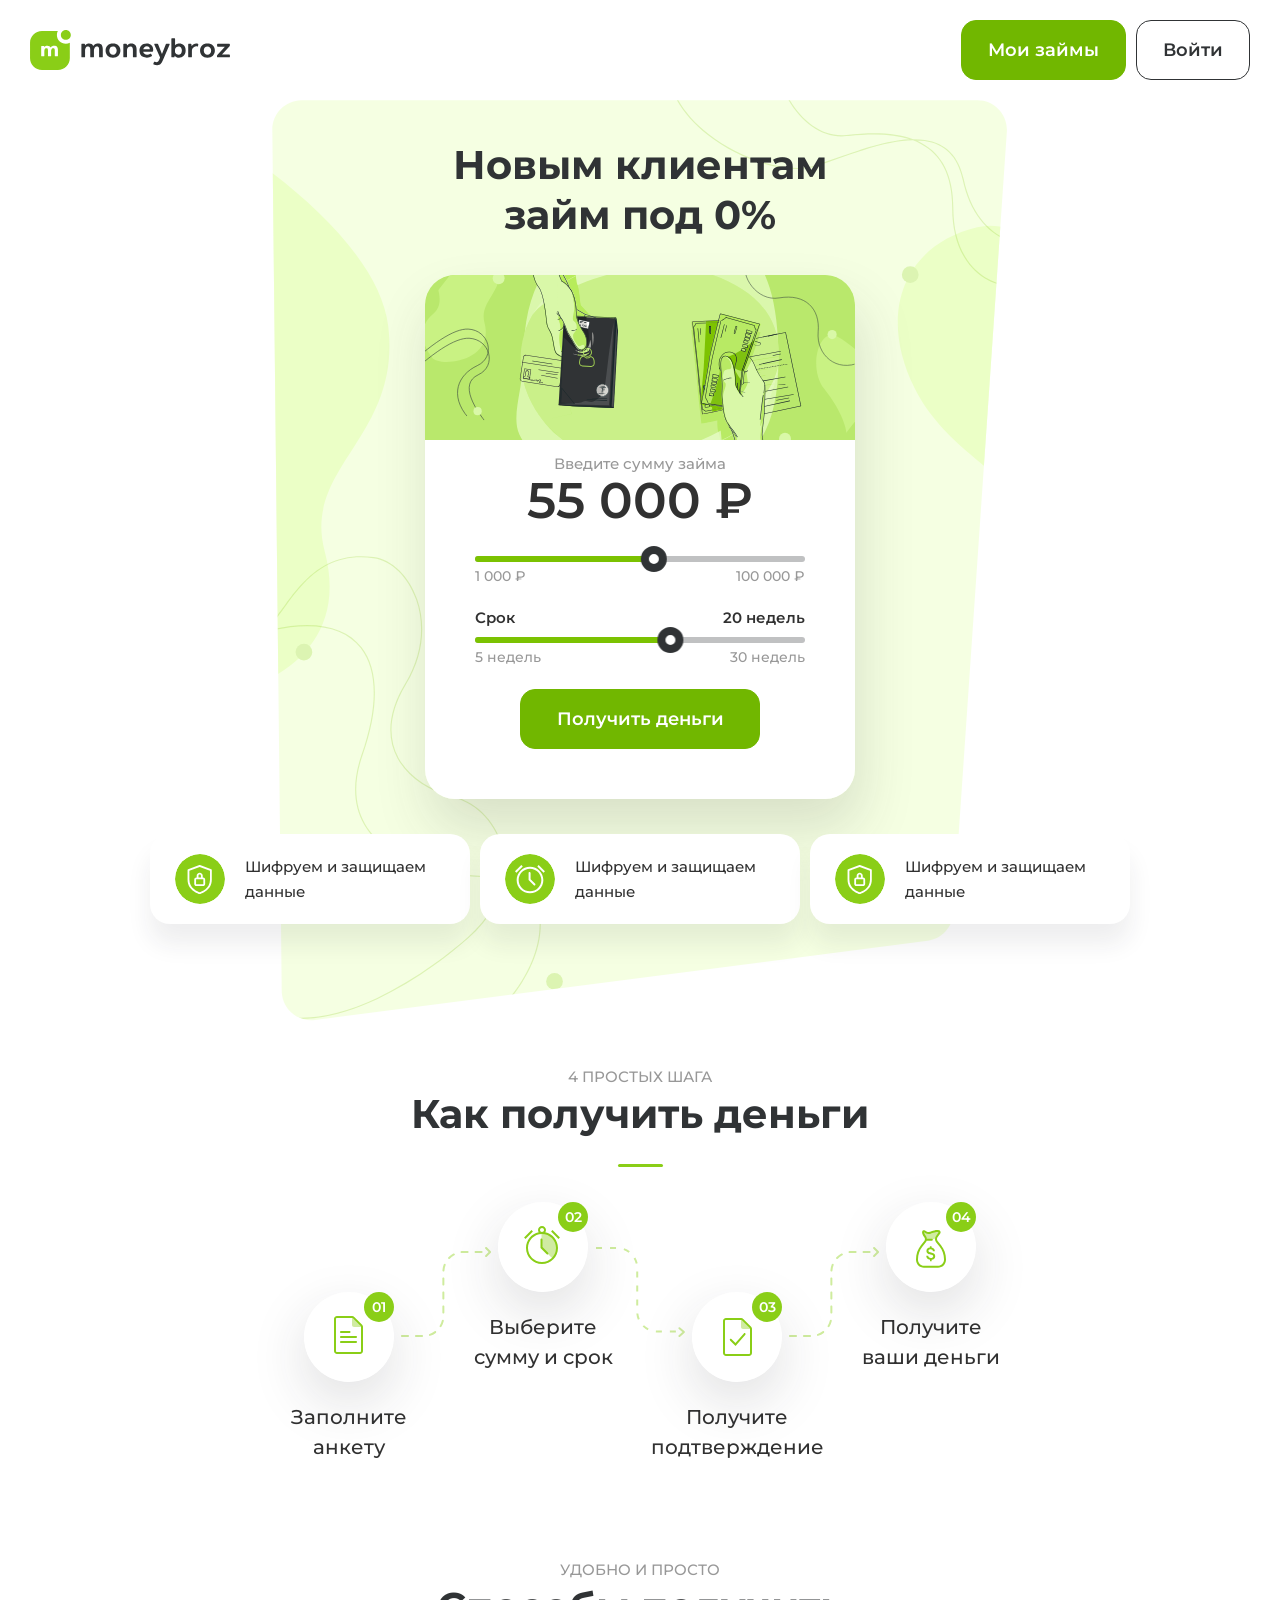
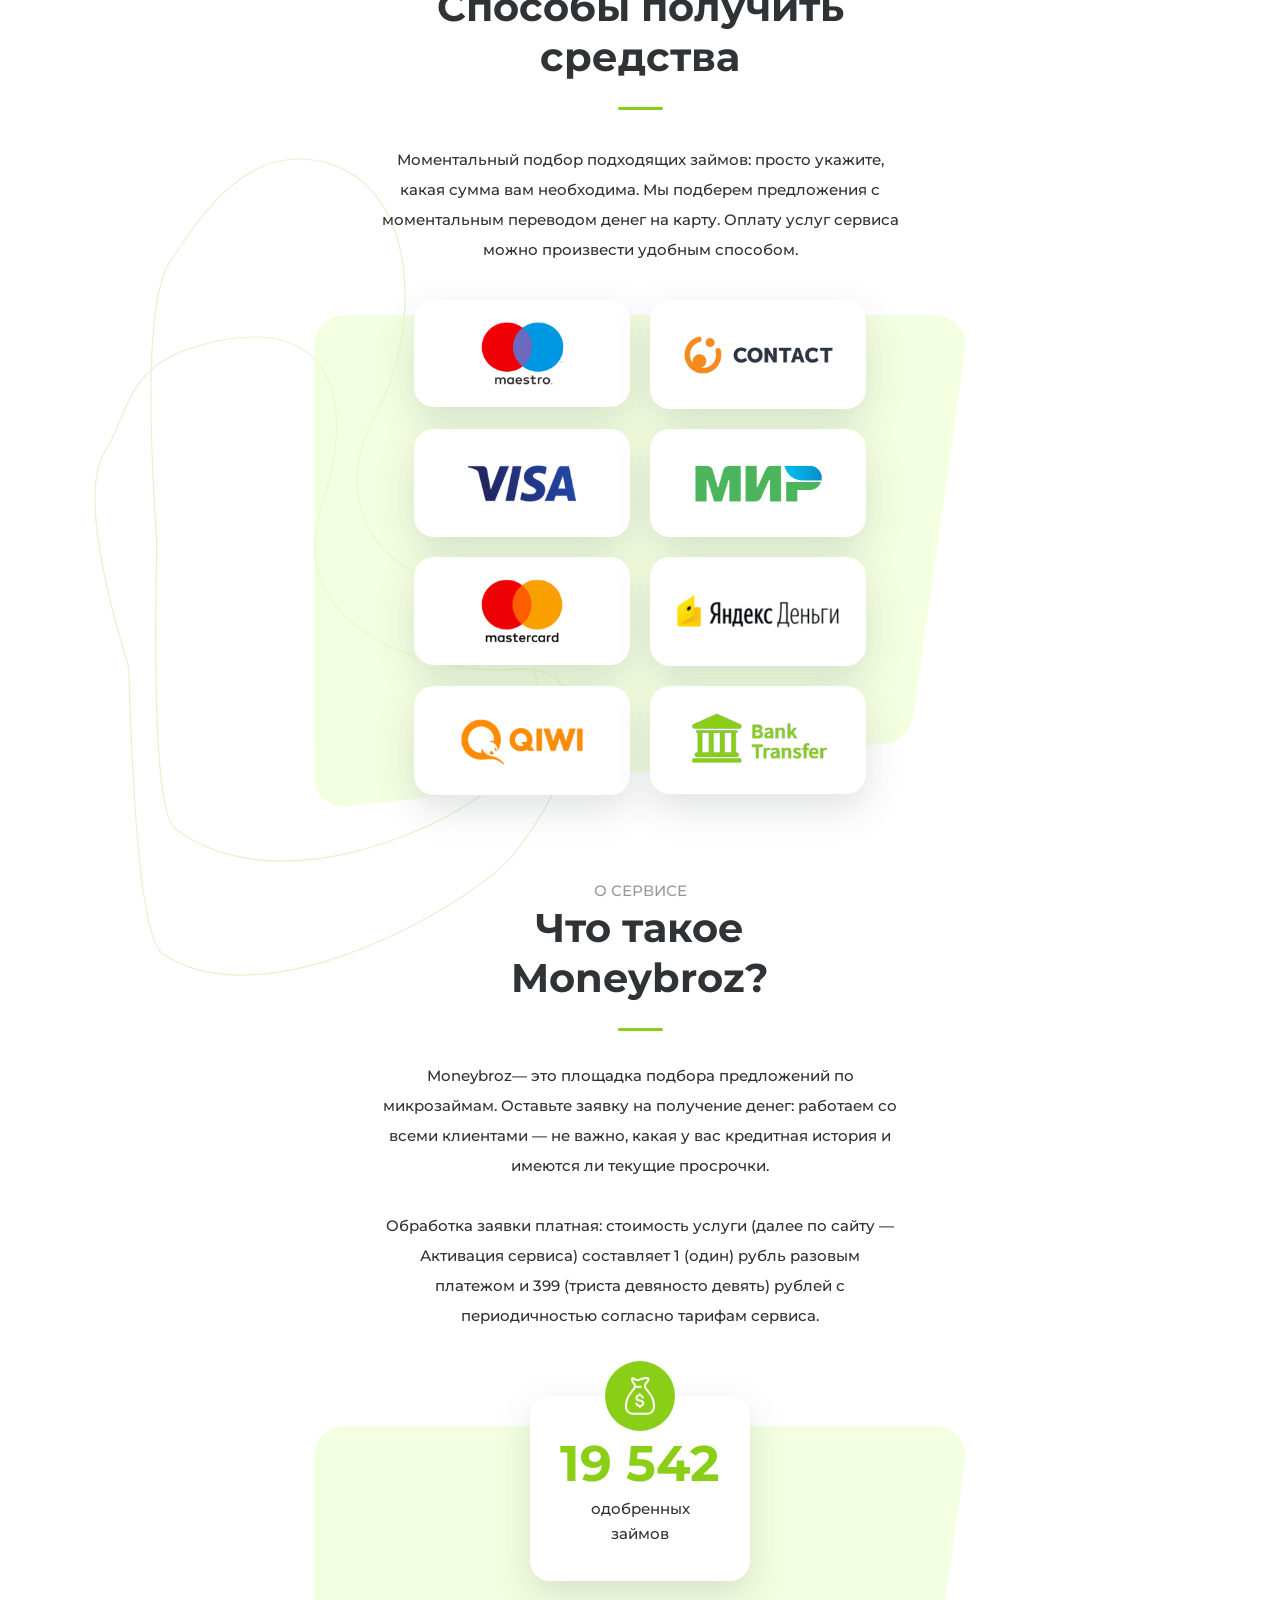
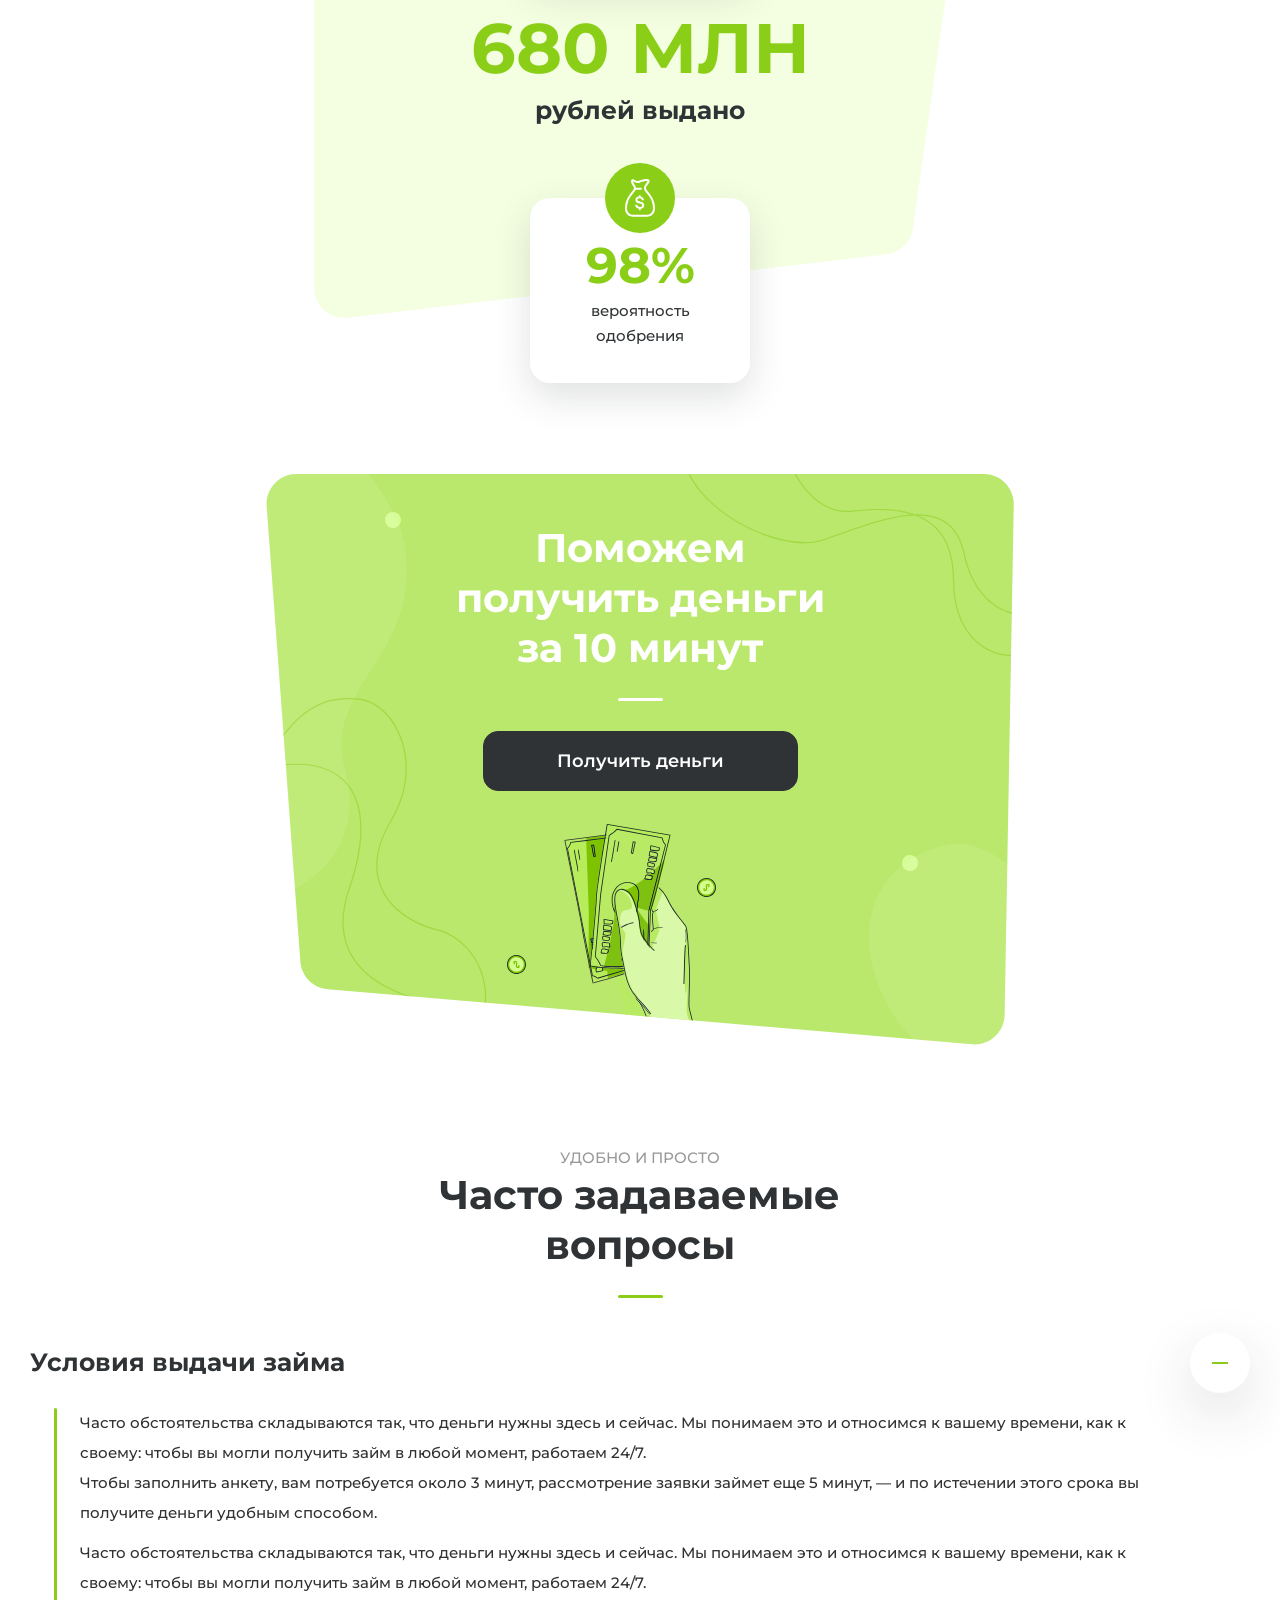
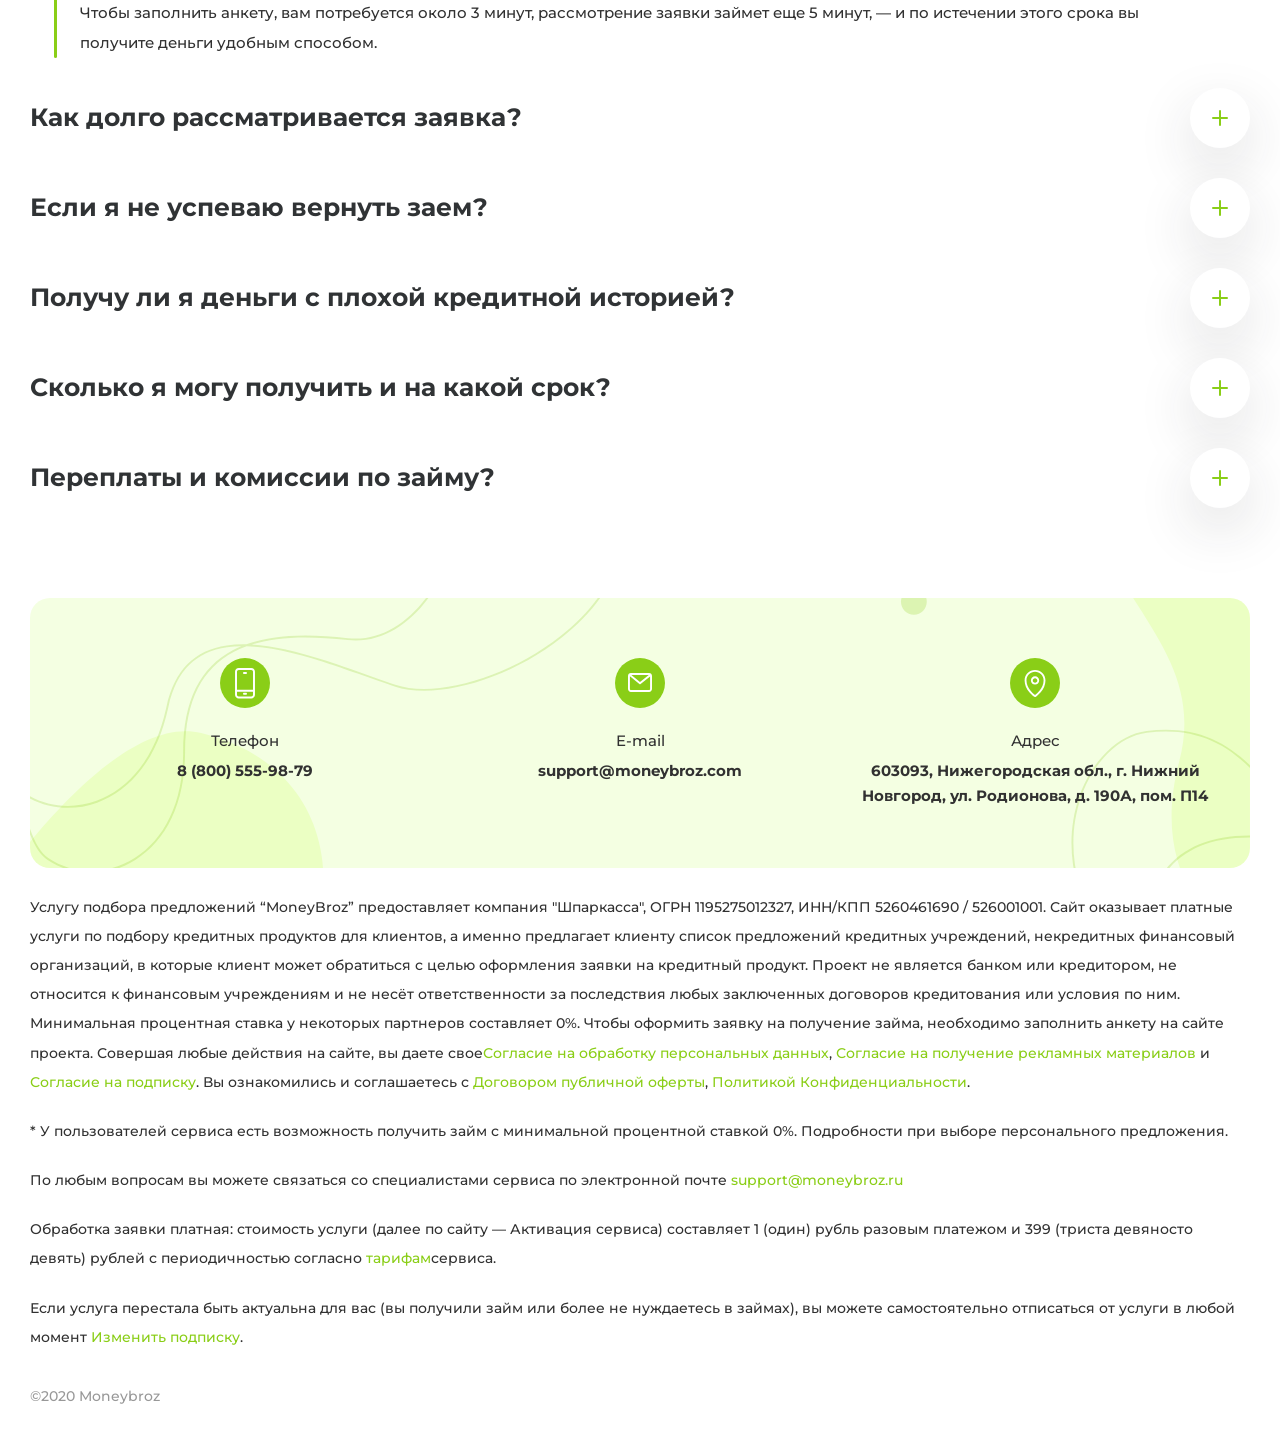
<file: index.html>
<!doctype html>
<html lang="ru">
  <head>
    <meta charset="UTF-8">
    <meta name="viewport" content="width=device-width, initial-scale=1.0">
    <title>Главная</title>
    <meta property="description" content="description">
    <link rel="icon" href="/assets/images/favicon.svg">
    <script src="/assets/main.js" type="module"></script>
    <link rel="stylesheet" href="/assets/bundle.css">
  </head>
  <body>
    <div class="preloader is-visible" data-preloader="true" data-preloader-delay="2000">
      <svg viewBox="0 0 41 41" xmlns="http://www.w3.org/2000/svg" fill="none">
        <path id="logo_icon" d="M41 5C41 2.23858 38.7614 0 36 0C33.2386 0 31 2.23858 31 5C31 7.76142 33.2386 10 36 10C38.7614 10 41 7.76142 41 5ZM12 1L27.9355 1C27.3367 2.20496 27 3.56316 27 5C27 9.97056 31.0294 14 36 14C37.4368 14 38.795 13.6633 40 13.0645L40 29C40 35.6274 34.6274 41 28 41L12 41C5.37258 41 0 35.6274 0 29L0 13C0 6.37258 5.37258 1 12 1ZM14.38 26.42C14.38 26.8067 14.1867 27 13.8 27L11.8 27C11.6067 27 11.4617 26.9517 11.365 26.855C11.2683 26.7583 11.22 26.6133 11.22 26.42L11.22 16.96C11.22 16.7799 11.265 16.6432 11.355 16.55C11.4516 16.45 11.5999 16.4 11.8 16.4L13.66 16.4C13.98 16.4 14.2 16.5467 14.32 16.84L14.38 17.5C14.7 17.0467 15.13 16.7 15.67 16.46C16.21 16.22 16.8 16.1 17.44 16.1C18.2298 16.1 18.8981 16.2823 19.4449 16.6468C19.9227 16.9653 20.3078 17.4231 20.6 18.02C21.0267 17.3533 21.56 16.8633 22.2 16.55C22.84 16.2367 23.5067 16.08 24.2 16.08C24.96 16.08 25.5967 16.1967 26.11 16.43C26.4412 16.5805 26.7224 16.7783 26.9537 17.0232C27.0809 17.1578 27.193 17.3068 27.29 17.47C27.5633 17.93 27.7567 18.4467 27.87 19.02C27.9833 19.5933 28.04 20.2733 28.04 21.06L28.04 26.42C28.04 26.8067 27.8467 27 27.46 27L25.46 27C25.2667 27 25.1217 26.9517 25.025 26.855C24.9283 26.7583 24.88 26.6133 24.88 26.42L24.88 20.91C24.88 20.7967 24.87 20.6133 24.85 20.36C24.83 20.1067 24.8 19.9233 24.76 19.81C24.72 19.6967 24.6633 19.5467 24.59 19.36C24.5167 19.1733 24.4233 19.0367 24.31 18.95C24.1967 18.8633 24.0533 18.7867 23.88 18.72C23.7067 18.6533 23.5067 18.62 23.28 18.62C23 18.62 22.75 18.6733 22.53 18.78C22.31 18.8867 22.1367 19.0067 22.01 19.14C21.8833 19.2733 21.7667 19.4667 21.66 19.72C21.5533 19.9733 21.4767 20.18 21.43 20.34C21.3833 20.5 21.3267 20.7267 21.26 21.02C21.2333 21.1133 21.2133 21.18 21.2 21.22L21.2 26.42C21.2 26.8067 21.0067 27 20.62 27L18.62 27C18.4267 27 18.2817 26.9517 18.185 26.855C18.0883 26.7583 18.04 26.6133 18.04 26.42L18.04 21.48C18.04 21.1467 18.0367 20.8767 18.03 20.67C18.0233 20.4633 17.99 20.2167 17.93 19.93C17.87 19.6433 17.7867 19.4133 17.68 19.24C17.5733 19.0667 17.4133 18.92 17.2 18.8C16.9867 18.68 16.7333 18.62 16.44 18.62C16.1467 18.62 15.8833 18.6767 15.65 18.79C15.4167 18.9033 15.2367 19.03 15.11 19.17C14.9833 19.31 14.8667 19.51 14.76 19.77C14.6533 20.03 14.5833 20.2367 14.55 20.39C14.5167 20.5433 14.4733 20.76 14.42 21.04C14.4067 21.1333 14.3933 21.2067 14.38 21.26L14.38 26.42Z" fill="rgb(138,206,23)" fill-rule="evenodd"></path>
        <path id="logo_icon" d="M36 0C38.7614 0 41 2.23858 41 5C41 7.76142 38.7614 10 36 10C33.2386 10 31 7.76142 31 5C31 2.23858 33.2386 0 36 0ZM9.56045 2.26953Q10.7497 2 12 2L26.4556 2Q26.3657 2.28457 26.2936 2.57353Q26 3.75013 26 5Q26 6.1151 26.2364 7.17762Q26.4311 8.05303 26.7863 8.89276Q27.1447 9.74024 27.6424 10.496Q28.1987 11.3408 28.9289 12.0711Q29.6592 12.8013 30.5039 13.3576Q31.2597 13.8553 32.1072 14.2137Q32.947 14.5689 33.8225 14.7637Q34.885 15 36 15Q37.2499 15 38.4266 14.7063Q38.7155 14.6342 39 14.5444L39 29Q39 30.2504 38.7305 31.4396Q38.5174 32.3796 38.136 33.2814Q37.7466 34.202 37.2075 35.0245Q36.5908 35.9655 35.7782 36.7782Q34.9656 37.5907 34.0247 38.2074Q33.2021 38.7466 32.2814 39.136Q31.3796 39.5174 30.4396 39.7305Q29.2503 40 28 40L12 40Q10.7496 40 9.56039 39.7305Q8.62042 39.5174 7.71861 39.136Q6.79805 38.7466 5.97557 38.2076Q5.0345 37.5908 4.22183 36.7782Q3.40901 35.9654 2.79219 35.0241Q2.25331 34.2018 1.86402 33.2814Q1.48257 32.3795 1.26953 31.4395Q1 30.2503 1 29L1 13Q1 11.7497 1.26954 10.5604Q1.48258 9.62044 1.86402 8.71861Q2.25337 7.7981 2.79235 6.97566Q3.40912 6.03453 4.22183 5.22183Q5.03455 4.4091 5.97568 3.79234Q6.79811 3.25336 7.71861 2.86402Q8.62045 2.48258 9.56045 2.26953ZM39 13.4879C38.0617 13.8195 37.0519 14 36 14C31.0294 14 27 9.97056 27 5C27 3.94809 27.1805 2.93834 27.5121 2C27.6335 1.65662 27.7751 1.32281 27.9355 1L12 1C5.37258 1 0 6.37258 0 13L0 29C0 35.6274 5.37258 41 12 41L28 41C34.6274 41 40 35.6274 40 29L40 13.0645C39.6772 13.2249 39.3434 13.3665 39 13.4879ZM39.7071 3.46446Q40 4.17157 40 5Q40 5.82842 39.7071 6.53553Q39.4142 7.24264 38.8284 7.82843Q38.2426 8.41422 37.5355 8.70711Q36.8284 9 36 9Q35.1716 9 34.4645 8.70711Q33.7574 8.41422 33.1716 7.82843Q32.5858 7.24264 32.2929 6.53553Q32 5.82843 32 5Q32 4.17157 32.2929 3.46446Q32.5858 2.75736 33.1716 2.17157Q33.7574 1.58578 34.4645 1.29289Q35.1716 1 36 1Q36.8284 1 37.5355 1.29289Q38.2426 1.58578 38.8284 2.17157Q39.4142 2.75736 39.7071 3.46446ZM15.1568 27.2898Q15.38 26.9228 15.38 26.42L15.38 21.3644Q15.3938 21.2914 15.4064 21.2057Q15.4812 20.814 15.5272 20.6024Q15.5585 20.4583 15.6852 20.1496Q15.7788 19.9213 15.8515 19.8409Q15.9114 19.7748 16.0869 19.6895Q16.23 19.62 16.44 19.62Q16.618 19.62 16.7097 19.6716Q16.8041 19.7246 16.8283 19.7641Q16.8969 19.8756 16.9512 20.1349Q17.0233 20.4795 17.0305 20.7022Q17.04 20.9961 17.04 21.48L17.04 26.42Q17.04 26.9228 17.2632 27.2898Q17.3527 27.4369 17.4779 27.5621Q17.6031 27.6873 17.7502 27.7768Q18.1172 28 18.62 28L20.62 28Q21.1228 28 21.4898 27.7768Q21.6369 27.6874 21.7621 27.5621Q21.8874 27.4369 21.9768 27.2898Q22.2 26.9228 22.2 26.42L22.2 21.3692Q22.2102 21.3344 22.2215 21.2947L22.2291 21.2684L22.2351 21.2416Q22.3285 20.831 22.39 20.62Q22.4439 20.4351 22.5816 20.1081Q22.6708 19.8964 22.735 19.8288Q22.7998 19.7605 22.9663 19.6798Q23.0896 19.62 23.28 19.62Q23.4343 19.62 23.521 19.6533Q23.6023 19.6846 23.6544 19.7135Q23.6567 19.7192 23.6593 19.7257Q23.7628 19.9893 23.817 20.1428Q23.8334 20.1893 23.8531 20.4387Q23.88 20.7794 23.88 20.91L23.88 26.42Q23.88 26.9228 24.1032 27.2898Q24.1927 27.4369 24.3179 27.5621Q24.4431 27.6873 24.5902 27.7768Q24.9572 28 25.46 28L27.46 28Q27.9628 28 28.3298 27.7768Q28.4769 27.6874 28.6021 27.5621Q28.7274 27.4369 28.8168 27.2898Q29.04 26.9228 29.04 26.42L29.04 21.06Q29.04 19.7821 28.851 18.8261Q28.6476 17.7972 28.1497 16.9592Q27.9756 16.6662 27.7534 16.4158Q27.7177 16.3756 27.6807 16.3365Q27.6184 16.2705 27.5528 16.2079Q27.1117 15.7869 26.5238 15.5196Q25.5566 15.08 24.2 15.08Q23.704 15.08 23.2237 15.167Q22.4727 15.3031 21.7603 15.6519Q21.4968 15.7808 21.2533 15.9402Q20.95 16.1386 20.6776 16.3842Q20.4485 16.1446 20.1872 15.9478Q20.0954 15.8786 19.9996 15.8147Q19.8968 15.7462 19.7902 15.6842Q18.7848 15.1 17.44 15.1Q16.4231 15.1 15.5329 15.4358Q15.3969 15.4871 15.2639 15.5462Q15.0164 15.6562 14.7919 15.7897Q14.7183 15.7236 14.6372 15.6688Q14.2394 15.4 13.66 15.4L11.8 15.4Q11.2814 15.4 10.9087 15.6332Q10.7606 15.7259 10.6356 15.8554Q10.5142 15.9812 10.4282 16.1278Q10.22 16.4828 10.22 16.96L10.22 26.42Q10.22 26.9228 10.4432 27.2898Q10.5326 27.4369 10.6579 27.5621Q10.7831 27.6874 10.9302 27.7768Q11.2972 28 11.8 28L13.8 28Q14.3028 28 14.6698 27.7768Q14.8169 27.6874 14.9421 27.5621Q15.0674 27.4369 15.1568 27.2898ZM15.3066 16.6474C14.9335 16.8693 14.6246 17.1535 14.38 17.5L14.32 16.84C14.241 16.6469 14.1187 16.5174 13.953 16.4514C13.867 16.4171 13.7694 16.4 13.66 16.4L11.8 16.4C11.5999 16.4 11.4516 16.45 11.355 16.55C11.265 16.6432 11.22 16.7799 11.22 16.96L11.22 26.42C11.22 26.6133 11.2683 26.7583 11.365 26.855C11.4617 26.9517 11.6067 27 11.8 27L13.8 27Q14.09 27 14.235 26.855Q14.38 26.71 14.38 26.42L14.38 21.26C14.3933 21.2067 14.4067 21.1333 14.42 21.04C14.4733 20.76 14.5167 20.5433 14.55 20.39C14.5833 20.2367 14.6533 20.03 14.76 19.77C14.8667 19.51 14.9833 19.31 15.11 19.17C15.2367 19.03 15.4167 18.9033 15.65 18.79C15.8833 18.6767 16.1467 18.62 16.44 18.62C16.7333 18.62 16.9867 18.68 17.2 18.8C17.4133 18.92 17.5733 19.0667 17.68 19.24C17.7867 19.4133 17.87 19.6433 17.93 19.93C17.99 20.2167 18.0233 20.4633 18.03 20.67C18.0367 20.8767 18.04 21.1467 18.04 21.48L18.04 26.42Q18.04 26.71 18.185 26.855C18.2817 26.9517 18.4267 27 18.62 27L20.62 27C21.0067 27 21.2 26.8067 21.2 26.42L21.2 21.22C21.2133 21.18 21.2333 21.1133 21.26 21.02C21.3267 20.7267 21.3833 20.5 21.43 20.34C21.4767 20.18 21.5533 19.9733 21.66 19.72C21.7667 19.4667 21.8833 19.2733 22.01 19.14C22.1367 19.0067 22.31 18.8867 22.53 18.78C22.75 18.6733 23 18.62 23.28 18.62C23.5067 18.62 23.7067 18.6533 23.88 18.72C24.0533 18.7867 24.1967 18.8633 24.31 18.95C24.4233 19.0367 24.5167 19.1733 24.59 19.36C24.6633 19.5467 24.72 19.6967 24.76 19.81C24.8 19.9233 24.83 20.1067 24.85 20.36C24.87 20.6133 24.88 20.7967 24.88 20.91L24.88 26.42Q24.88 26.71 25.025 26.855C25.1217 26.9517 25.2667 27 25.46 27L27.46 27C27.8467 27 28.04 26.8067 28.04 26.42L28.04 21.06Q28.04 19.88 27.87 19.02C27.7567 18.4467 27.5633 17.93 27.29 17.47C27.193 17.3068 27.0809 17.1578 26.9537 17.0232C26.7224 16.7783 26.4412 16.5805 26.11 16.43C25.5967 16.1967 24.96 16.08 24.2 16.08C23.5067 16.08 22.84 16.2367 22.2 16.55C21.8656 16.7137 21.5604 16.9256 21.2843 17.1857C21.0319 17.4235 20.8038 17.7016 20.6 18.02C20.4317 17.6762 20.2326 17.3785 20.0027 17.1271C19.8334 16.942 19.6475 16.7819 19.4449 16.6468C18.8981 16.2823 18.2298 16.1 17.44 16.1Q16.5311 16.1 15.7567 16.4227Q15.7131 16.4408 15.67 16.46C15.5428 16.5165 15.4216 16.579 15.3066 16.6474Z" fill="rgb(151,151,151)" fill-opacity="0" fill-rule="evenodd"></path>
      </svg>
    </div>
    <div class="wrapper">
      <header class="header">
        <div class="header__content" data-header="true">
          <div class="header__container container">
            <a class="header__logo" href="/">
              <img src="/assets/images/logo/logo_01.svg" alt="Logo">
            </a>
            <nav class="header__navigation navigation" data-header-menu="true">
              <div class="navigation__container">
                <div class="navigation__scroll-content" data-custom-os="true">
                  <div class="navigation__body">
                    <div class="navigation__actions">
                      <button class="navigation__action button_transparent button" type="button">
                        <span>Войти</span>
                      </button>
                    </div>
                  </div>
                </div>
                <button class="button" type="button">
                  <span>Мои займы</span>
                </button>
              </div>
            </nav>
            <button class="header__menu-button" type="button" data-header-menu-button="true">
              <svg class="header__menu-icon">
                <use href="/assets/images/icons.svg#menu"></use>
              </svg>
              <svg class="header__close-icon">
                <use href="/assets/images/icons.svg#cross"></use>
              </svg>
            </button>
          </div>
        </div>
      </header>
      <main class="home">
        <section class="home__main home-main">
          <div class="home-main__content content-grid">
            <div class="home-main__title title title_no-accent">
              <h1>Новым клиентам
                <br> займ под 0%
              </h1>
            </div>
            <div class="home-main__range range-slider">
              <form class="range-slider__form">
                <img class="range-slider__form-decor" src="/assets/images/range-slider/decor_01.svg" alt="decor">
                <div class="range-slider__form-container">
                  <div class="range-slider__group">
                    <div class="range-slider__current-money">
                      <span>Введите сумму займа</span>
                      <strong data-range-sum-output=""></strong>
                    </div>
                    <div class="range-slider__target" data-range-sum="true"></div>
                  </div>
                  <div class="range-slider__group">
                    <div class="range-slider__current-value">
                      <span>Срок</span>
                      <span data-range-day-output="day">14 дней</span>
                    </div>
                    <div class="range-slider__target" data-range-day="true"></div>
                  </div>
                  <button class="range-slider__button button" type="button">
                    <span>Получить деньги</span>
                  </button>
                </div>
              </form>
            </div>
            <div class="home-main__swiper">
              <div class="swiper" data-home-features-swiper="true">
                <div class="swiper-wrapper">
                  <div class="swiper-slide">
                    <div class="home-main__slide">
                      <img src="/assets/images/home-main/icon_01.svg" alt="icon">
                      <span>Шифруем и защищаем данные</span>
                    </div>
                  </div>
                  <div class="swiper-slide">
                    <div class="home-main__slide">
                      <img src="/assets/images/home-main/icon_02.svg" alt="icon">
                      <span>Шифруем и защищаем данные</span>
                    </div>
                  </div>
                  <div class="swiper-slide">
                    <div class="home-main__slide">
                      <img src="/assets/images/home-main/icon_01.svg" alt="icon">
                      <span>Шифруем и защищаем данные</span>
                    </div>
                  </div>
                </div>
                <div class="swiper-pagination"></div>
              </div>
            </div>
          </div>
        </section>
        <section class="home__steps home-steps">
          <div class="home-steps__content content-grid">
            <div class="home-steps__title title">
              <span>4 простых шага</span>
              <h1>Как получить деньги</h1>
            </div>
            <div class="home-steps__body">
              <div class="home-steps__step home-steps__step_01">
                <div class="home-steps__icon">
                  <span class="home-steps__value">01</span>
                  <img src="/assets/images/home-steps/step_01.svg" alt="Step 1">
                </div>
                <strong class="home-steps__label">Заполните
                  <br> анкету
                </strong>
              </div>
              <img class="home-steps__arrow home-steps__arrow_01" src="/assets/images/home-steps/arrow_01.svg" alt="arrow">
              <div class="home-steps__step home-steps__step_02">
                <div class="home-steps__icon">
                  <span class="home-steps__value">02</span>
                  <img src="/assets/images/home-steps/step_02.svg" alt="Step 2">
                </div>
                <strong class="home-steps__label">Выберите
                  <br>сумму и срок
                </strong>
              </div>
              <img class="home-steps__arrow home-steps__arrow_02" src="/assets/images/home-steps/arrow_02.svg" alt="arrow">
              <div class="home-steps__step home-steps__step_03">
                <div class="home-steps__icon">
                  <span class="home-steps__value">03</span>
                  <img src="/assets/images/home-steps/step_03.svg" alt="Step 3">
                </div>
                <strong class="home-steps__label">Получите
                  <br>подтверждение
                </strong>
              </div>
              <img class="home-steps__arrow home-steps__arrow_03" src="/assets/images/home-steps/arrow_01.svg" alt="arrow">
              <div class="home-steps__step home-steps__step_04">
                <div class="home-steps__icon">
                  <span class="home-steps__value">04</span>
                  <img src="/assets/images/home-steps/step_04.svg" alt="Step 4">
                </div>
                <strong class="home-steps__label">Получите
                  <br>ваши деньги
                </strong>
              </div>
            </div>
          </div>
        </section>
        <section class="home__paycards home-paycards">
          <div class="home-paycards__content content-grid">
            <div class="title">
              <span>Удобно и просто</span>
              <h1>Способы получить
                <br> средства
              </h1>
            </div>
            <p class="home__text">Моментальный подбор подходящих займов: просто укажите, какая сумма вам необходима. Мы подберем предложения с моментальным переводом денег на карту. Оплату услуг сервиса можно произвести удобным способом.</p>
            <div class="home-paycards__logos">
              <img class="home-paycards__logo" src="/assets/images/home-paycards/logo_01.png" alt="logo">
              <img class="home-paycards__logo" src="/assets/images/home-paycards/logo_02.png" alt="logo">
              <img class="home-paycards__logo" src="/assets/images/home-paycards/logo_03.png" alt="logo">
              <img class="home-paycards__logo" src="/assets/images/home-paycards/logo_04.png" alt="logo">
              <img class="home-paycards__logo" src="/assets/images/home-paycards/logo_05.png" alt="logo">
              <img class="home-paycards__logo" src="/assets/images/home-paycards/logo_06.png" alt="logo">
              <img class="home-paycards__logo" src="/assets/images/home-paycards/logo_07.png" alt="logo">
              <img class="home-paycards__logo" src="/assets/images/home-paycards/logo_08.png" alt="logo">
            </div>
          </div>
        </section>
        <section class="home__about home-about">
          <div class="home-about__content content-grid">
            <div class="title">
              <span>о сервисе</span>
              <h1>Что такое
                <br> Moneybroz?
              </h1>
            </div>
            <p class="home__text">Moneybroz— это площадка подбора предложений по микрозаймам. Оставьте заявку на получение денег: работаем со всеми клиентами — не важно, какая у вас кредитная история и имеются ли текущие просрочки.</p>
            <p class="home__text">Обработка заявки платная: стоимость услуги (далее по сайту — Активация сервиса) составляет 1 (один) рубль разовым платежом и 399 (триста девяносто девять) рублей с периодичностью согласно тарифам сервиса.</p>
            <div class="home-about__body">
              <div class="home-about__data">
                <div class="home-about__data-wrapper">
                  <img src="/assets/images/home-about/icon_01.svg" alt="icon">
                  <strong>19 542</strong>
                  <span>одобренных
                    <br> займов
                  </span>
                </div>
              </div>
              <div class="home-about__result">
                <strong>680 МЛН</strong>
                <span>рублей выдано</span>
              </div>
              <div class="home-about__data">
                <div class="home-about__data-wrapper">
                  <img src="/assets/images/home-about/icon_01.svg" alt="icon">
                  <strong>98%</strong>
                  <span>вероятность
                    <br>одобрения
                  </span>
                </div>
              </div>
            </div>
          </div>
        </section>
        <section class="home__actions content-grid">
          <div class="home__actions-wrapper">
            <div class="title title_light">
              <h1>Поможем
                <br> получить деньги
                <br> за 10 минут
              </h1>
            </div>
            <button class="home__actions-button button_dark button" type="button">
              <span>Получить деньги</span>
            </button>
          </div>
        </section>
        <section class="home__questions questions">
          <div class="questions__content content-grid">
            <div class="title">
              <span>удобно и просто</span>
              <h1>Часто задаваемые
                <br> вопросы
              </h1>
            </div>
            <div class="questions__list">
              <div class="questions__group">
                <button class="questions__button is-active" type="button" data-tab-toggle-default="true" data-tab="questions" data-tab-button="question_01">Условия выдачи займа<span></span>
                </button>
                <div class="questions__body is-active" data-tab-toggle-default="true" data-tab="questions" data-tab-body="question_01">
                  <div data-tab-body-wrapper="true">
                    <div class="questions__body-wrapper">
                      <div class="questions__text-group">
                        <p class="questions__text">Часто обстоятельства складываются так, что деньги нужны здесь и сейчас. Мы понимаем это и относимся к вашему времени, как к своему: чтобы вы могли получить займ в любой момент, работаем 24/7.
                          <br>Чтобы заполнить анкету, вам потребуется около 3 минут, рассмотрение заявки займет еще 5 минут, — и по истечении этого срока вы получите деньги удобным способом.
                        </p>
                        <p class="questions__text">Часто обстоятельства складываются так, что деньги нужны здесь и сейчас. Мы понимаем это и относимся к вашему времени, как к своему: чтобы вы могли получить займ в любой момент, работаем 24/7.
                          <br>Чтобы заполнить анкету, вам потребуется около 3 минут, рассмотрение заявки займет еще 5 минут, — и по истечении этого срока вы получите деньги удобным способом.
                        </p>
                      </div>
                    </div>
                  </div>
                </div>
              </div>
              <div class="questions__group">
                <button class="questions__button" type="button" data-tab-toggle-default="true" data-tab="questions" data-tab-button="question_02">Как долго рассматривается заявка?<span></span>
                </button>
                <div class="questions__body" data-tab-toggle-default="true" data-tab="questions" data-tab-body="question_02">
                  <div data-tab-body-wrapper="true">
                    <div class="questions__body-wrapper">
                      <div class="questions__text-group">
                        <p class="questions__text">Часто обстоятельства складываются так, что деньги нужны здесь и сейчас. Мы понимаем это и относимся к вашему времени, как к своему: чтобы вы могли получить займ в любой момент, работаем 24/7.
                          <br>Чтобы заполнить анкету, вам потребуется около 3 минут, рассмотрение заявки займет еще 5 минут, — и по истечении этого срока вы получите деньги удобным способом.
                        </p>
                        <p class="questions__text">Часто обстоятельства складываются так, что деньги нужны здесь и сейчас. Мы понимаем это и относимся к вашему времени, как к своему: чтобы вы могли получить займ в любой момент, работаем 24/7.
                          <br>Чтобы заполнить анкету, вам потребуется около 3 минут, рассмотрение заявки займет еще 5 минут, — и по истечении этого срока вы получите деньги удобным способом.
                        </p>
                      </div>
                    </div>
                  </div>
                </div>
              </div>
              <div class="questions__group">
                <button class="questions__button" type="button" data-tab-toggle-default="true" data-tab="questions" data-tab-button="question_03">Если я не успеваю вернуть заем?<span></span>
                </button>
                <div class="questions__body" data-tab-toggle-default="true" data-tab="questions" data-tab-body="question_03">
                  <div data-tab-body-wrapper="true">
                    <div class="questions__body-wrapper">
                      <div class="questions__text-group">
                        <p class="questions__text">Часто обстоятельства складываются так, что деньги нужны здесь и сейчас. Мы понимаем это и относимся к вашему времени, как к своему: чтобы вы могли получить займ в любой момент, работаем 24/7.
                          <br>Чтобы заполнить анкету, вам потребуется около 3 минут, рассмотрение заявки займет еще 5 минут, — и по истечении этого срока вы получите деньги удобным способом.
                        </p>
                        <p class="questions__text">Часто обстоятельства складываются так, что деньги нужны здесь и сейчас. Мы понимаем это и относимся к вашему времени, как к своему: чтобы вы могли получить займ в любой момент, работаем 24/7.
                          <br>Чтобы заполнить анкету, вам потребуется около 3 минут, рассмотрение заявки займет еще 5 минут, — и по истечении этого срока вы получите деньги удобным способом.
                        </p>
                      </div>
                    </div>
                  </div>
                </div>
              </div>
              <div class="questions__group">
                <button class="questions__button" type="button" data-tab-toggle-default="true" data-tab="questions" data-tab-button="question_04">Получу ли я деньги с плохой кредитной историей?<span></span>
                </button>
                <div class="questions__body" data-tab-toggle-default="true" data-tab="questions" data-tab-body="question_04">
                  <div data-tab-body-wrapper="true">
                    <div class="questions__body-wrapper">
                      <div class="questions__text-group">
                        <p class="questions__text">Часто обстоятельства складываются так, что деньги нужны здесь и сейчас. Мы понимаем это и относимся к вашему времени, как к своему: чтобы вы могли получить займ в любой момент, работаем 24/7.
                          <br>Чтобы заполнить анкету, вам потребуется около 3 минут, рассмотрение заявки займет еще 5 минут, — и по истечении этого срока вы получите деньги удобным способом.
                        </p>
                        <p class="questions__text">Часто обстоятельства складываются так, что деньги нужны здесь и сейчас. Мы понимаем это и относимся к вашему времени, как к своему: чтобы вы могли получить займ в любой момент, работаем 24/7.
                          <br>Чтобы заполнить анкету, вам потребуется около 3 минут, рассмотрение заявки займет еще 5 минут, — и по истечении этого срока вы получите деньги удобным способом.
                        </p>
                      </div>
                    </div>
                  </div>
                </div>
              </div>
              <div class="questions__group">
                <button class="questions__button" type="button" data-tab-toggle-default="true" data-tab="questions" data-tab-button="question_05">Сколько я могу получить и на какой срок?<span></span>
                </button>
                <div class="questions__body" data-tab-toggle-default="true" data-tab="questions" data-tab-body="question_05">
                  <div data-tab-body-wrapper="true">
                    <div class="questions__body-wrapper">
                      <div class="questions__text-group">
                        <p class="questions__text">Часто обстоятельства складываются так, что деньги нужны здесь и сейчас. Мы понимаем это и относимся к вашему времени, как к своему: чтобы вы могли получить займ в любой момент, работаем 24/7.
                          <br>Чтобы заполнить анкету, вам потребуется около 3 минут, рассмотрение заявки займет еще 5 минут, — и по истечении этого срока вы получите деньги удобным способом.
                        </p>
                        <p class="questions__text">Часто обстоятельства складываются так, что деньги нужны здесь и сейчас. Мы понимаем это и относимся к вашему времени, как к своему: чтобы вы могли получить займ в любой момент, работаем 24/7.
                          <br>Чтобы заполнить анкету, вам потребуется около 3 минут, рассмотрение заявки займет еще 5 минут, — и по истечении этого срока вы получите деньги удобным способом.
                        </p>
                      </div>
                    </div>
                  </div>
                </div>
              </div>
              <div class="questions__group">
                <button class="questions__button" type="button" data-tab-toggle-default="true" data-tab="questions" data-tab-button="question_06">Переплаты и комиссии по займу?<span></span>
                </button>
                <div class="questions__body" data-tab-toggle-default="true" data-tab="questions" data-tab-body="question_06">
                  <div data-tab-body-wrapper="true">
                    <div class="questions__body-wrapper">
                      <div class="questions__text-group">
                        <p class="questions__text">Часто обстоятельства складываются так, что деньги нужны здесь и сейчас. Мы понимаем это и относимся к вашему времени, как к своему: чтобы вы могли получить займ в любой момент, работаем 24/7.
                          <br>Чтобы заполнить анкету, вам потребуется около 3 минут, рассмотрение заявки займет еще 5 минут, — и по истечении этого срока вы получите деньги удобным способом.
                        </p>
                        <p class="questions__text">Часто обстоятельства складываются так, что деньги нужны здесь и сейчас. Мы понимаем это и относимся к вашему времени, как к своему: чтобы вы могли получить займ в любой момент, работаем 24/7.
                          <br>Чтобы заполнить анкету, вам потребуется около 3 минут, рассмотрение заявки займет еще 5 минут, — и по истечении этого срока вы получите деньги удобным способом.
                        </p>
                      </div>
                    </div>
                  </div>
                </div>
              </div>
            </div>
          </div>
        </section>
      </main>
      <div class="footer">
        <div class="footer__content content-grid">
          <div class="footer__contacts">
            <div class="footer__contact">
              <img src="/assets/images/footer/icon_01.svg" alt="icon">
              <div class="footer__contact-group">
                <span>Телефон</span>
                <a href="tel:8 (800) 555-98-79">8 (800) 555-98-79</a>
              </div>
            </div>
            <div class="footer__contact">
              <img src="/assets/images/footer/icon_02.svg" alt="icon">
              <div class="footer__contact-group">
                <span>E-mail</span>
                <a href="mailto:support@moneybroz.сom">support@moneybroz.сom</a>
              </div>
            </div>
            <div class="footer__contact">
              <img src="/assets/images/footer/icon_03.svg" alt="icon">
              <div class="footer__contact-group">
                <span>Адрес</span>
                <a href="/">603093, Нижегородская обл., г. Нижний Новгород, ул. Родионова, д. 190А, пом. П14</a>
              </div>
            </div>
          </div>
          <div class="footer__info">
            <p>Услугу подбора предложений “MoneyBroz” предоставляет компания &quot;Шпаркасса&quot;, ОГРН 1195275012327, ИНН/КПП 5260461690 / 526001001. Сайт оказывает платные услуги по подбору кредитных продуктов для клиентов, а именно предлагает клиенту список предложений кредитных учреждений, некредитных финансовый организаций, в которые клиент может обратиться с целью оформления заявки на кредитный продукт. Проект не является банком или кредитором, не относится к финансовым учреждениям и не несёт ответственности за последствия любых заключенных договоров кредитования или условия по ним. Минимальная процентная ставка у некоторых партнеров составляет 0%. Чтобы оформить заявку на получение займа, необходимо заполнить анкету на сайте проекта. Совершая любые действия на сайте, вы даете свое<a href="/">Согласие на обработку персональных данных</a>,<!-- -->
              <a href="/">Согласие на получение рекламных материалов</a> и<!-- -->
              <a href="/">Согласие на подписку</a>. Вы ознакомились и соглашаетесь с <a href="/">Договором публичной оферты</a>,<!-- -->
              <a href="/">Политикой Конфиденциальности</a>.
            </p>
            <p>* У пользователей сервиса есть возможность получить займ с минимальной процентной ставкой 0%. Подробности при выборе персонального предложения.</p>
            <p>По любым вопросам вы можете связаться со специалистами сервиса по электронной почте <a href="/">support@moneybroz.ru</a>
            </p>
            <p>Обработка заявки платная: стоимость услуги (далее по сайту — Активация сервиса) составляет 1 (один) рубль разовым платежом и 399 (триста девяносто девять) рублей с периодичностью согласно<!-- -->
              <a href="/">тарифам</a>сервиса.
            </p>
            <p>Если услуга перестала быть актуальна для вас (вы получили займ или более не нуждаетесь в займах), вы можете самостоятельно отписаться от услуги в любой момент <a href="/">Изменить подписку</a>.</p>
          </div>
          <div class="footer__copyright">
            <span>©2020 Moneybroz</span>
          </div>
        </div>
      </div>
    </div>
  </body>
</html>
</file>
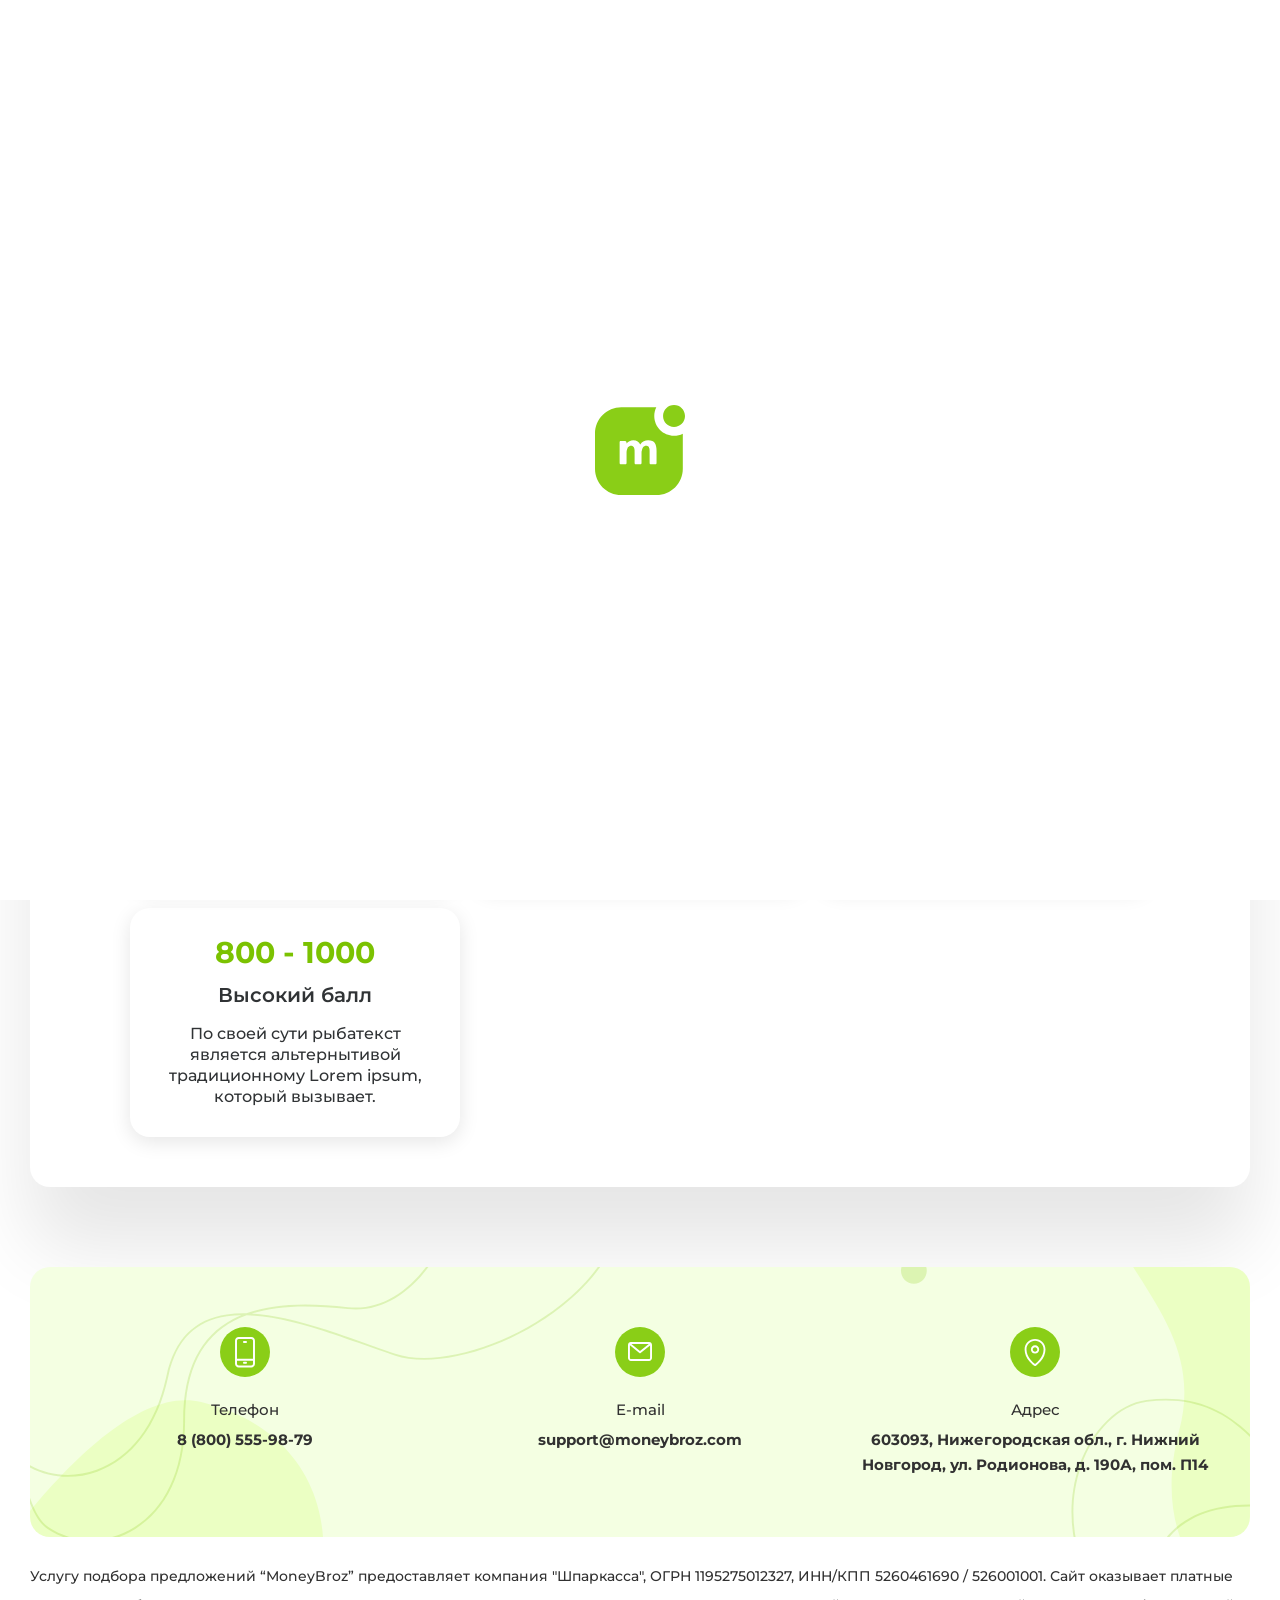
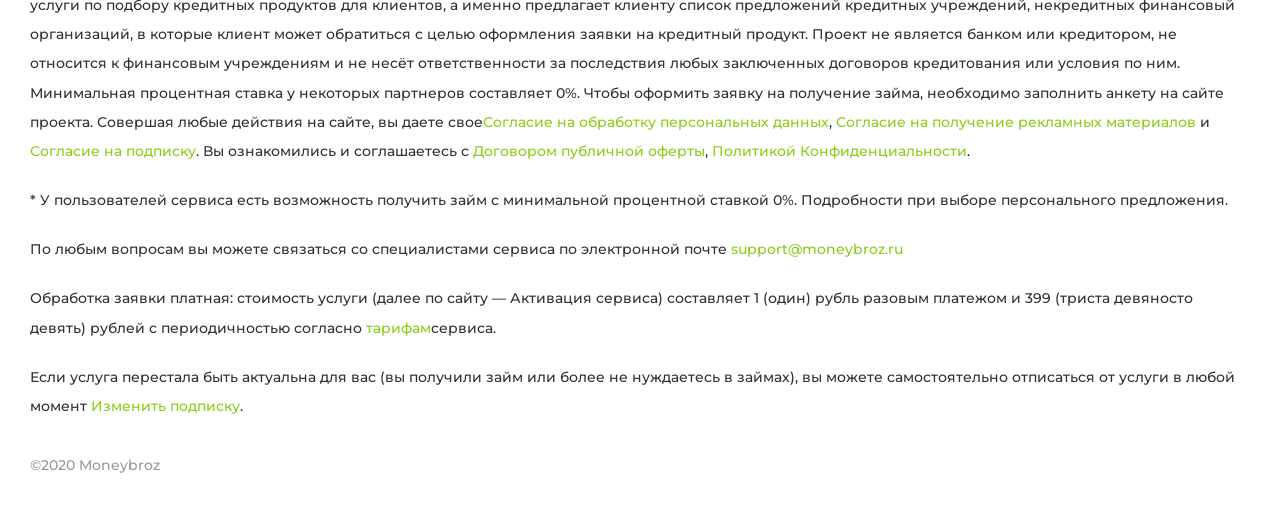
<file: cabinet.html>
<!doctype html>
<html lang="ru">
  <head>
    <meta charset="UTF-8">
    <meta name="viewport" content="width=device-width, initial-scale=1.0">
    <title>Личный кабинет</title>
    <meta property="description" content="description">
    <link rel="icon" href="/assets/images/favicon.svg">
    <script src="/assets/main.js" type="module"></script>
    <link rel="stylesheet" href="/assets/bundle.css">
  </head>
  <body>
    <div class="preloader is-visible" data-preloader="true" data-preloader-delay="2000">
      <svg viewBox="0 0 41 41" xmlns="http://www.w3.org/2000/svg" fill="none">
        <path id="logo_icon" d="M41 5C41 2.23858 38.7614 0 36 0C33.2386 0 31 2.23858 31 5C31 7.76142 33.2386 10 36 10C38.7614 10 41 7.76142 41 5ZM12 1L27.9355 1C27.3367 2.20496 27 3.56316 27 5C27 9.97056 31.0294 14 36 14C37.4368 14 38.795 13.6633 40 13.0645L40 29C40 35.6274 34.6274 41 28 41L12 41C5.37258 41 0 35.6274 0 29L0 13C0 6.37258 5.37258 1 12 1ZM14.38 26.42C14.38 26.8067 14.1867 27 13.8 27L11.8 27C11.6067 27 11.4617 26.9517 11.365 26.855C11.2683 26.7583 11.22 26.6133 11.22 26.42L11.22 16.96C11.22 16.7799 11.265 16.6432 11.355 16.55C11.4516 16.45 11.5999 16.4 11.8 16.4L13.66 16.4C13.98 16.4 14.2 16.5467 14.32 16.84L14.38 17.5C14.7 17.0467 15.13 16.7 15.67 16.46C16.21 16.22 16.8 16.1 17.44 16.1C18.2298 16.1 18.8981 16.2823 19.4449 16.6468C19.9227 16.9653 20.3078 17.4231 20.6 18.02C21.0267 17.3533 21.56 16.8633 22.2 16.55C22.84 16.2367 23.5067 16.08 24.2 16.08C24.96 16.08 25.5967 16.1967 26.11 16.43C26.4412 16.5805 26.7224 16.7783 26.9537 17.0232C27.0809 17.1578 27.193 17.3068 27.29 17.47C27.5633 17.93 27.7567 18.4467 27.87 19.02C27.9833 19.5933 28.04 20.2733 28.04 21.06L28.04 26.42C28.04 26.8067 27.8467 27 27.46 27L25.46 27C25.2667 27 25.1217 26.9517 25.025 26.855C24.9283 26.7583 24.88 26.6133 24.88 26.42L24.88 20.91C24.88 20.7967 24.87 20.6133 24.85 20.36C24.83 20.1067 24.8 19.9233 24.76 19.81C24.72 19.6967 24.6633 19.5467 24.59 19.36C24.5167 19.1733 24.4233 19.0367 24.31 18.95C24.1967 18.8633 24.0533 18.7867 23.88 18.72C23.7067 18.6533 23.5067 18.62 23.28 18.62C23 18.62 22.75 18.6733 22.53 18.78C22.31 18.8867 22.1367 19.0067 22.01 19.14C21.8833 19.2733 21.7667 19.4667 21.66 19.72C21.5533 19.9733 21.4767 20.18 21.43 20.34C21.3833 20.5 21.3267 20.7267 21.26 21.02C21.2333 21.1133 21.2133 21.18 21.2 21.22L21.2 26.42C21.2 26.8067 21.0067 27 20.62 27L18.62 27C18.4267 27 18.2817 26.9517 18.185 26.855C18.0883 26.7583 18.04 26.6133 18.04 26.42L18.04 21.48C18.04 21.1467 18.0367 20.8767 18.03 20.67C18.0233 20.4633 17.99 20.2167 17.93 19.93C17.87 19.6433 17.7867 19.4133 17.68 19.24C17.5733 19.0667 17.4133 18.92 17.2 18.8C16.9867 18.68 16.7333 18.62 16.44 18.62C16.1467 18.62 15.8833 18.6767 15.65 18.79C15.4167 18.9033 15.2367 19.03 15.11 19.17C14.9833 19.31 14.8667 19.51 14.76 19.77C14.6533 20.03 14.5833 20.2367 14.55 20.39C14.5167 20.5433 14.4733 20.76 14.42 21.04C14.4067 21.1333 14.3933 21.2067 14.38 21.26L14.38 26.42Z" fill="rgb(138,206,23)" fill-rule="evenodd"></path>
        <path id="logo_icon" d="M36 0C38.7614 0 41 2.23858 41 5C41 7.76142 38.7614 10 36 10C33.2386 10 31 7.76142 31 5C31 2.23858 33.2386 0 36 0ZM9.56045 2.26953Q10.7497 2 12 2L26.4556 2Q26.3657 2.28457 26.2936 2.57353Q26 3.75013 26 5Q26 6.1151 26.2364 7.17762Q26.4311 8.05303 26.7863 8.89276Q27.1447 9.74024 27.6424 10.496Q28.1987 11.3408 28.9289 12.0711Q29.6592 12.8013 30.5039 13.3576Q31.2597 13.8553 32.1072 14.2137Q32.947 14.5689 33.8225 14.7637Q34.885 15 36 15Q37.2499 15 38.4266 14.7063Q38.7155 14.6342 39 14.5444L39 29Q39 30.2504 38.7305 31.4396Q38.5174 32.3796 38.136 33.2814Q37.7466 34.202 37.2075 35.0245Q36.5908 35.9655 35.7782 36.7782Q34.9656 37.5907 34.0247 38.2074Q33.2021 38.7466 32.2814 39.136Q31.3796 39.5174 30.4396 39.7305Q29.2503 40 28 40L12 40Q10.7496 40 9.56039 39.7305Q8.62042 39.5174 7.71861 39.136Q6.79805 38.7466 5.97557 38.2076Q5.0345 37.5908 4.22183 36.7782Q3.40901 35.9654 2.79219 35.0241Q2.25331 34.2018 1.86402 33.2814Q1.48257 32.3795 1.26953 31.4395Q1 30.2503 1 29L1 13Q1 11.7497 1.26954 10.5604Q1.48258 9.62044 1.86402 8.71861Q2.25337 7.7981 2.79235 6.97566Q3.40912 6.03453 4.22183 5.22183Q5.03455 4.4091 5.97568 3.79234Q6.79811 3.25336 7.71861 2.86402Q8.62045 2.48258 9.56045 2.26953ZM39 13.4879C38.0617 13.8195 37.0519 14 36 14C31.0294 14 27 9.97056 27 5C27 3.94809 27.1805 2.93834 27.5121 2C27.6335 1.65662 27.7751 1.32281 27.9355 1L12 1C5.37258 1 0 6.37258 0 13L0 29C0 35.6274 5.37258 41 12 41L28 41C34.6274 41 40 35.6274 40 29L40 13.0645C39.6772 13.2249 39.3434 13.3665 39 13.4879ZM39.7071 3.46446Q40 4.17157 40 5Q40 5.82842 39.7071 6.53553Q39.4142 7.24264 38.8284 7.82843Q38.2426 8.41422 37.5355 8.70711Q36.8284 9 36 9Q35.1716 9 34.4645 8.70711Q33.7574 8.41422 33.1716 7.82843Q32.5858 7.24264 32.2929 6.53553Q32 5.82843 32 5Q32 4.17157 32.2929 3.46446Q32.5858 2.75736 33.1716 2.17157Q33.7574 1.58578 34.4645 1.29289Q35.1716 1 36 1Q36.8284 1 37.5355 1.29289Q38.2426 1.58578 38.8284 2.17157Q39.4142 2.75736 39.7071 3.46446ZM15.1568 27.2898Q15.38 26.9228 15.38 26.42L15.38 21.3644Q15.3938 21.2914 15.4064 21.2057Q15.4812 20.814 15.5272 20.6024Q15.5585 20.4583 15.6852 20.1496Q15.7788 19.9213 15.8515 19.8409Q15.9114 19.7748 16.0869 19.6895Q16.23 19.62 16.44 19.62Q16.618 19.62 16.7097 19.6716Q16.8041 19.7246 16.8283 19.7641Q16.8969 19.8756 16.9512 20.1349Q17.0233 20.4795 17.0305 20.7022Q17.04 20.9961 17.04 21.48L17.04 26.42Q17.04 26.9228 17.2632 27.2898Q17.3527 27.4369 17.4779 27.5621Q17.6031 27.6873 17.7502 27.7768Q18.1172 28 18.62 28L20.62 28Q21.1228 28 21.4898 27.7768Q21.6369 27.6874 21.7621 27.5621Q21.8874 27.4369 21.9768 27.2898Q22.2 26.9228 22.2 26.42L22.2 21.3692Q22.2102 21.3344 22.2215 21.2947L22.2291 21.2684L22.2351 21.2416Q22.3285 20.831 22.39 20.62Q22.4439 20.4351 22.5816 20.1081Q22.6708 19.8964 22.735 19.8288Q22.7998 19.7605 22.9663 19.6798Q23.0896 19.62 23.28 19.62Q23.4343 19.62 23.521 19.6533Q23.6023 19.6846 23.6544 19.7135Q23.6567 19.7192 23.6593 19.7257Q23.7628 19.9893 23.817 20.1428Q23.8334 20.1893 23.8531 20.4387Q23.88 20.7794 23.88 20.91L23.88 26.42Q23.88 26.9228 24.1032 27.2898Q24.1927 27.4369 24.3179 27.5621Q24.4431 27.6873 24.5902 27.7768Q24.9572 28 25.46 28L27.46 28Q27.9628 28 28.3298 27.7768Q28.4769 27.6874 28.6021 27.5621Q28.7274 27.4369 28.8168 27.2898Q29.04 26.9228 29.04 26.42L29.04 21.06Q29.04 19.7821 28.851 18.8261Q28.6476 17.7972 28.1497 16.9592Q27.9756 16.6662 27.7534 16.4158Q27.7177 16.3756 27.6807 16.3365Q27.6184 16.2705 27.5528 16.2079Q27.1117 15.7869 26.5238 15.5196Q25.5566 15.08 24.2 15.08Q23.704 15.08 23.2237 15.167Q22.4727 15.3031 21.7603 15.6519Q21.4968 15.7808 21.2533 15.9402Q20.95 16.1386 20.6776 16.3842Q20.4485 16.1446 20.1872 15.9478Q20.0954 15.8786 19.9996 15.8147Q19.8968 15.7462 19.7902 15.6842Q18.7848 15.1 17.44 15.1Q16.4231 15.1 15.5329 15.4358Q15.3969 15.4871 15.2639 15.5462Q15.0164 15.6562 14.7919 15.7897Q14.7183 15.7236 14.6372 15.6688Q14.2394 15.4 13.66 15.4L11.8 15.4Q11.2814 15.4 10.9087 15.6332Q10.7606 15.7259 10.6356 15.8554Q10.5142 15.9812 10.4282 16.1278Q10.22 16.4828 10.22 16.96L10.22 26.42Q10.22 26.9228 10.4432 27.2898Q10.5326 27.4369 10.6579 27.5621Q10.7831 27.6874 10.9302 27.7768Q11.2972 28 11.8 28L13.8 28Q14.3028 28 14.6698 27.7768Q14.8169 27.6874 14.9421 27.5621Q15.0674 27.4369 15.1568 27.2898ZM15.3066 16.6474C14.9335 16.8693 14.6246 17.1535 14.38 17.5L14.32 16.84C14.241 16.6469 14.1187 16.5174 13.953 16.4514C13.867 16.4171 13.7694 16.4 13.66 16.4L11.8 16.4C11.5999 16.4 11.4516 16.45 11.355 16.55C11.265 16.6432 11.22 16.7799 11.22 16.96L11.22 26.42C11.22 26.6133 11.2683 26.7583 11.365 26.855C11.4617 26.9517 11.6067 27 11.8 27L13.8 27Q14.09 27 14.235 26.855Q14.38 26.71 14.38 26.42L14.38 21.26C14.3933 21.2067 14.4067 21.1333 14.42 21.04C14.4733 20.76 14.5167 20.5433 14.55 20.39C14.5833 20.2367 14.6533 20.03 14.76 19.77C14.8667 19.51 14.9833 19.31 15.11 19.17C15.2367 19.03 15.4167 18.9033 15.65 18.79C15.8833 18.6767 16.1467 18.62 16.44 18.62C16.7333 18.62 16.9867 18.68 17.2 18.8C17.4133 18.92 17.5733 19.0667 17.68 19.24C17.7867 19.4133 17.87 19.6433 17.93 19.93C17.99 20.2167 18.0233 20.4633 18.03 20.67C18.0367 20.8767 18.04 21.1467 18.04 21.48L18.04 26.42Q18.04 26.71 18.185 26.855C18.2817 26.9517 18.4267 27 18.62 27L20.62 27C21.0067 27 21.2 26.8067 21.2 26.42L21.2 21.22C21.2133 21.18 21.2333 21.1133 21.26 21.02C21.3267 20.7267 21.3833 20.5 21.43 20.34C21.4767 20.18 21.5533 19.9733 21.66 19.72C21.7667 19.4667 21.8833 19.2733 22.01 19.14C22.1367 19.0067 22.31 18.8867 22.53 18.78C22.75 18.6733 23 18.62 23.28 18.62C23.5067 18.62 23.7067 18.6533 23.88 18.72C24.0533 18.7867 24.1967 18.8633 24.31 18.95C24.4233 19.0367 24.5167 19.1733 24.59 19.36C24.6633 19.5467 24.72 19.6967 24.76 19.81C24.8 19.9233 24.83 20.1067 24.85 20.36C24.87 20.6133 24.88 20.7967 24.88 20.91L24.88 26.42Q24.88 26.71 25.025 26.855C25.1217 26.9517 25.2667 27 25.46 27L27.46 27C27.8467 27 28.04 26.8067 28.04 26.42L28.04 21.06Q28.04 19.88 27.87 19.02C27.7567 18.4467 27.5633 17.93 27.29 17.47C27.193 17.3068 27.0809 17.1578 26.9537 17.0232C26.7224 16.7783 26.4412 16.5805 26.11 16.43C25.5967 16.1967 24.96 16.08 24.2 16.08C23.5067 16.08 22.84 16.2367 22.2 16.55C21.8656 16.7137 21.5604 16.9256 21.2843 17.1857C21.0319 17.4235 20.8038 17.7016 20.6 18.02C20.4317 17.6762 20.2326 17.3785 20.0027 17.1271C19.8334 16.942 19.6475 16.7819 19.4449 16.6468C18.8981 16.2823 18.2298 16.1 17.44 16.1Q16.5311 16.1 15.7567 16.4227Q15.7131 16.4408 15.67 16.46C15.5428 16.5165 15.4216 16.579 15.3066 16.6474Z" fill="rgb(151,151,151)" fill-opacity="0" fill-rule="evenodd"></path>
      </svg>
    </div>
    <div class="wrapper">
      <header class="header">
        <div class="header__content" data-header="true">
          <div class="header__container container">
            <a class="header__logo" href="/">
              <img src="/assets/images/logo/logo_01.svg" alt="Logo">
            </a>
            <nav class="header__navigation navigation" data-header-menu="true">
              <div class="navigation__container">
                <div class="navigation__scroll-content" data-custom-os="true">
                  <div class="navigation__body">
                    <div class="navigation__actions">
                      <button class="navigation__cabinet-action button_transparent button" type="button" data-tab-default="true" data-tab="profile_tabs" data-tab-button="scoring">
                        <span>Скоринг</span>
                      </button>
                      <button class="navigation__cabinet-action button_transparent button" type="button" data-tab-default="true" data-tab="profile_tabs" data-tab-button="profile">
                        <span>Личный кабинет</span>
                      </button>
                      <button class="navigation__cabinet-action button_transparent button" type="button" data-tab-default="true" data-tab="profile_tabs" data-tab-button="news">
                        <span>Лента событий</span>
                      </button>
                      <button class="navigation__cabinet-action button_transparent button" type="button" data-tab-default="true" data-tab="profile_tabs" data-tab-button="subscription">
                        <span>Подписка</span>
                      </button>
                      <button class="navigation__cabinet-action button_transparent button" type="button" data-tab-default="true" data-tab="profile_tabs" data-tab-button="newsletter">
                        <span>Рассылка</span>
                      </button>
                      <button class="navigation__cabinet-action button_transparent button" type="button" data-tab-default="true" data-tab="profile_tabs" data-tab-button="documents">
                        <span>Документы</span>
                      </button>
                      <button class="navigation__cabinet-action button_transparent button" type="button" data-tab-default="true" data-tab="profile_tabs" data-tab-button="feedback">
                        <span>Обратная связь</span>
                      </button>
                      <button class="navigation__cabinet-action button_transparent button" type="button" data-tab-default="true" data-tab="profile_tabs" data-tab-button="offers">
                        <span>Мои предложения</span>
                      </button>
                      <button class="navigation__cabinet-action button_transparent button" type="button" data-tab-default="true" data-tab="profile_tabs">
                        <span>О сервисе</span>
                      </button>
                      <button class="navigation__cabinet-action button_transparent button" type="button" data-tab-default="true" data-tab="profile_tabs">
                        <span>Выход</span>
                      </button>
                    </div>
                  </div>
                </div>
                <div class="navigation__current-user">Иван</div>
                <button class="button" type="button">
                  <span>Мои займы</span>
                </button>
              </div>
            </nav>
            <button class="header__menu-button" type="button" data-header-menu-button="true">
              <svg class="header__menu-icon">
                <use href="/assets/images/icons.svg#menu"></use>
              </svg>
              <svg class="header__close-icon">
                <use href="/assets/images/icons.svg#cross"></use>
              </svg>
            </button>
          </div>
        </div>
      </header>
      <main class="cabinet">
        <section class="cabinet__actions content-grid">
          <div class="cabinet-tab">
            <div class="cabinet-tab__container">
              <div class="cabinet-tab__header">
                <div class="cabinet-tab__header-container" data-custom-os="true">
                  <div class="cabinet-tab__actions">
                    <button class="cabinet-tab__action is-active" type="button" data-tab-default="true" data-tab="profile_tabs" data-tab-button="scoring">Скоринг</button>
                    <button class="cabinet-tab__action" type="button" data-tab-default="true" data-tab="profile_tabs" data-tab-button="profile">Личный кабинет</button>
                    <button class="cabinet-tab__action" type="button" data-tab-default="true" data-tab="profile_tabs" data-tab-button="news">Лента событий</button>
                    <button class="cabinet-tab__action" type="button" data-tab-default="true" data-tab="profile_tabs" data-tab-button="subscription">Подписка</button>
                    <button class="cabinet-tab__action" type="button" data-tab-default="true" data-tab="profile_tabs" data-tab-button="newsletter">Рассылка</button>
                    <button class="cabinet-tab__action" type="button" data-tab-default="true" data-tab="profile_tabs" data-tab-button="documents">Документы</button>
                    <button class="cabinet-tab__action" type="button" data-tab-default="true" data-tab="profile_tabs" data-tab-button="feedback">Обратная связь</button>
                    <button class="cabinet-tab__action" type="button" data-tab-default="true" data-tab="profile_tabs" data-tab-button="offers">Мои предложения</button>
                    <button class="cabinet-tab__action" type="button">О сервисе</button>
                    <button class="cabinet-tab__action" type="button">Выход</button>
                  </div>
                </div>
              </div>
              <div class="cabinet-tab__bodys">
                <div class="cabinet-tab__body is-active" data-tab-default="true" data-tab="profile_tabs" data-tab-body="scoring">
                  <div class="cabinet-tab__body-wrapper" data-tab-body-wrapper="true">
                    <section class="scoring">
                      <div class="scoring__container">
                        <div class="scoring__group">
                          <h3 class="cabinet__title">Скоринг</h3>
                          <div class="scoring__points">
                            <div class="scoring__current-points">
                              <img src="/assets/images/scoring/img_01.svg" alt="points">
                            </div>
                            <div class="scoring__points-info">
                              <span class="scoring__points-label">Сайт рыбатекст поможет дизайнеру, верстальщику, вебмастеру сгенерировать несколько абзацев.</span>
                              <ul class="subscription-features">
                                <li>
                                  <svg>
                                    <use href="/assets/images/icons.svg#check"></use>
                                  </svg>
                                  <span>Кредит за 10 минут</span>
                                </li>
                                <li>
                                  <svg>
                                    <use href="/assets/images/icons.svg#check"></use>
                                  </svg>
                                  <span>Еженедельные выплаты</span>
                                </li>
                                <li>
                                  <svg>
                                    <use href="/assets/images/icons.svg#check"></use>
                                  </svg>
                                  <span>Моментальные кредиты</span>
                                </li>
                                <li>
                                  <svg>
                                    <use href="/assets/images/icons.svg#check"></use>
                                  </svg>
                                  <span>Гибкие условия</span>
                                </li>
                                <li>
                                  <svg>
                                    <use href="/assets/images/icons.svg#check"></use>
                                  </svg>
                                  <span>Возможность переоценки скоринга</span>
                                </li>
                              </ul>
                            </div>
                          </div>
                        </div>
                        <div class="scoring__group">
                          <h3 class="cabinet__title">Таблица градаций</h3>
                          <div class="scoring__gradations">
                            <div class="scoring__gradation">
                              <span class="scoring__gradation-value">0-400</span>
                              <span class="scoring__gradation-label">Недостаточный балл</span>
                              <p class="scoring__gradation-description">По своей сути рыбатекст является альтернытивой традиционному Lorem ipsum, который вызывает.</p>
                            </div>
                            <div class="scoring__gradation">
                              <span class="scoring__gradation-value">600 - 800</span>
                              <span class="scoring__gradation-label">Хороший балл</span>
                              <p class="scoring__gradation-description">По своей сути рыбатекст является альтернытивой традиционному Lorem ipsum, который вызывает.</p>
                            </div>
                            <div class="scoring__gradation">
                              <span class="scoring__gradation-value">400 - 600</span>
                              <span class="scoring__gradation-label">Достаточный балл</span>
                              <p class="scoring__gradation-description">По своей сути рыбатекст является альтернытивой традиционному Lorem ipsum, который вызывает.</p>
                            </div>
                            <div class="scoring__gradation">
                              <span class="scoring__gradation-value">800 - 1000</span>
                              <span class="scoring__gradation-label">Высокий балл</span>
                              <p class="scoring__gradation-description">По своей сути рыбатекст является альтернытивой традиционному Lorem ipsum, который вызывает.</p>
                            </div>
                          </div>
                        </div>
                      </div>
                    </section>
                  </div>
                </div>
                <div class="cabinet-tab__body" data-tab-default="true" data-tab="profile_tabs" data-tab-body="profile">
                  <div class="cabinet-tab__body-wrapper" data-tab-body-wrapper="true">
                    <section class="profile">
                      <h3 class="cabinet__title">Ваши данные</h3>
                      <div class="profile__container">
                        <div class="profile__items">
                          <div class="profile__item" data-toggle-card="true">
                            <div class="profile__head">
                              <span class="profile__label">Контактная информация</span>
                              <button class="profile__button-edit" type="button" data-toggle-btn="true">
                                <svg>
                                  <use href="/assets/images/icons.svg#pen"></use>
                                </svg>
                              </button>
                            </div>
                            <div class="profile__current is-active" data-toggle-current="true">
                              <div class="profile__current-group">
                                <span class="profile__current-label">Фамилия *</span>
                                <strong class="profile__current-value">Иванов</strong>
                              </div>
                              <div class="profile__current-group">
                                <span class="profile__current-label">Имя *</span>
                                <strong class="profile__current-value">Иван</strong>
                              </div>
                              <div class="profile__current-group">
                                <span class="profile__current-label">Отчество</span>
                                <strong class="profile__current-value">-</strong>
                              </div>
                              <div class="profile__current-group">
                                <span class="profile__current-label">Телефон *</span>
                                <strong class="profile__current-value">+ 7 987 654 32 01</strong>
                              </div>
                              <div class="profile__current-group">
                                <span class="profile__current-label">Email *</span>
                                <strong class="profile__current-value">some-mail@gmail.com</strong>
                              </div>
                              <div class="profile__current-group">
                                <span class="profile__current-label">Город *</span>
                                <strong class="profile__current-value">г. Санкт - Петербург</strong>
                              </div>
                              <div class="profile__current-group">
                                <span class="profile__current-label">Дата рождения *</span>
                                <strong class="profile__current-value">01.01.1990</strong>
                              </div>
                              <div class="profile__current-group">
                                <span class="profile__current-label">Пол *</span>
                                <strong class="profile__current-value">Мужской</strong>
                              </div>
                            </div>
                            <form class="profile__edit" style="display:none" data-toggle-edit="true">
                              <div class="input" data-input="true" data-input-default="true">
                                <span class="input__label">Фамилия *</span>
                                <label class="input__wrapper" aria-label="Фамилия *">
                                  <div class="input__group">
                                    <input class="input__target" type="text" data-input-target="true" value="Иванов">
                                  </div>
                                  <button class="input__reset" type="button" data-input-reset="true">
                                    <svg class="input__icon">
                                      <use href="/assets/images/icons.svg#cross"></use>
                                    </svg>
                                  </button>
                                </label>
                              </div>
                              <div class="input" data-input="true" data-input-default="true">
                                <span class="input__label">Имя *</span>
                                <label class="input__wrapper" aria-label="Имя *">
                                  <div class="input__group">
                                    <input class="input__target" type="text" data-input-target="true" value="Иван">
                                  </div>
                                  <button class="input__reset" type="button" data-input-reset="true">
                                    <svg class="input__icon">
                                      <use href="/assets/images/icons.svg#cross"></use>
                                    </svg>
                                  </button>
                                </label>
                              </div>
                              <div class="input" data-input="true" data-input-default="true">
                                <span class="input__label">Отчество</span>
                                <label class="input__wrapper" aria-label="Отчество">
                                  <div class="input__group">
                                    <input class="input__target" type="text" data-input-target="true">
                                  </div>
                                  <button class="input__reset" type="button" data-input-reset="true">
                                    <svg class="input__icon">
                                      <use href="/assets/images/icons.svg#cross"></use>
                                    </svg>
                                  </button>
                                </label>
                              </div>
                              <div class="input" data-input="true" data-input-default="true">
                                <span class="input__label">Телефон *</span>
                                <label class="input__wrapper" aria-label="Телефон *">
                                  <div class="input__group">
                                    <input class="input__target" type="text" data-input-target="true" value="Иван">
                                  </div>
                                  <button class="input__reset" type="button" data-input-reset="true">
                                    <svg class="input__icon">
                                      <use href="/assets/images/icons.svg#cross"></use>
                                    </svg>
                                  </button>
                                </label>
                              </div>
                              <div class="input" data-input="true" data-input-default="true">
                                <span class="input__label">Email *</span>
                                <label class="input__wrapper" aria-label="Email *">
                                  <div class="input__group">
                                    <input class="input__target" type="text" data-input-target="true" value="some-mail@gmail.com">
                                  </div>
                                  <button class="input__reset" type="button" data-input-reset="true">
                                    <svg class="input__icon">
                                      <use href="/assets/images/icons.svg#cross"></use>
                                    </svg>
                                  </button>
                                </label>
                              </div>
                              <div class="input" data-input="true" data-input-default="true">
                                <span class="input__label">Город *</span>
                                <label class="input__wrapper" aria-label="Город *">
                                  <div class="input__group">
                                    <input class="input__target" type="text" data-input-target="true" value="г. Санкт - Петербург">
                                  </div>
                                  <button class="input__reset" type="button" data-input-reset="true">
                                    <svg class="input__icon">
                                      <use href="/assets/images/icons.svg#cross"></use>
                                    </svg>
                                  </button>
                                </label>
                              </div>
                              <div class="input" data-input="true" data-input-default="true">
                                <span class="input__label">Дата рождения *</span>
                                <label class="input__wrapper" aria-label="Дата рождения *">
                                  <div class="input__group">
                                    <input class="input__target" type="text" data-input-target="true" value="01.01.1990">
                                  </div>
                                  <svg class="input__icon">
                                    <use href="/assets/images/icons.svg#calendar"></use>
                                  </svg>
                                </label>
                              </div>
                              <div class="radio">
                                <span class="radio__label">Пол *</span>
                                <div class="radio__wrapper">
                                  <label class="radio__group" aria-label="Муж.">
                                    <input class="radio__input" type="radio" name="sex" checked="" value="male">
                                    <div class="radio__body">
                                      <div class="radio__icon"></div>
                                      <p class="radio__text">Муж.</p>
                                    </div>
                                  </label>
                                  <label class="radio__group" aria-label="Жен.">
                                    <input class="radio__input" type="radio" name="sex" value="female">
                                    <div class="radio__body">
                                      <div class="radio__icon"></div>
                                      <p class="radio__text">Жен.</p>
                                    </div>
                                  </label>
                                </div>
                              </div>
                              <div class="profile__edit-actions">
                                <button class="button" type="submit">
                                  <span>Сохранить</span>
                                </button>
                                <button class="button_transparent button" type="button" data-toggle-btn="true">
                                  <span>Отменить</span>
                                </button>
                              </div>
                            </form>
                          </div>
                          <div class="profile__item" data-toggle-card="true">
                            <div class="profile__head">
                              <span class="profile__label">Паспортные данные</span>
                              <button class="profile__button-edit" type="button" data-toggle-btn="true">
                                <svg>
                                  <use href="/assets/images/icons.svg#pen"></use>
                                </svg>
                              </button>
                            </div>
                            <div class="profile__current is-active" data-toggle-current="true">
                              <div class="profile__current-group">
                                <span class="profile__current-label">Серия *</span>
                                <strong class="profile__current-value">12 - 34</strong>
                              </div>
                              <div class="profile__current-group">
                                <span class="profile__current-label">Номер *</span>
                                <strong class="profile__current-value">12 34 45</strong>
                              </div>
                              <div class="profile__current-group">
                                <span class="profile__current-label">Код подразделения *</span>
                                <strong class="profile__current-value">123 - 456</strong>
                              </div>
                            </div>
                            <form class="profile__edit" style="display:none" data-toggle-edit="true">
                              <div class="input" data-input="true" data-input-default="true">
                                <span class="input__label">Серия *</span>
                                <label class="input__wrapper" aria-label="Серия *">
                                  <div class="input__group">
                                    <input class="input__target" type="text" data-input-target="true" value="12 - 34">
                                  </div>
                                  <button class="input__reset" type="button" data-input-reset="true">
                                    <svg class="input__icon">
                                      <use href="/assets/images/icons.svg#cross"></use>
                                    </svg>
                                  </button>
                                </label>
                              </div>
                              <div class="input" data-input="true" data-input-default="true">
                                <span class="input__label">Номер *</span>
                                <label class="input__wrapper" aria-label="Номер *">
                                  <div class="input__group">
                                    <input class="input__target" type="text" data-input-target="true" value="12 34 45">
                                  </div>
                                  <button class="input__reset" type="button" data-input-reset="true">
                                    <svg class="input__icon">
                                      <use href="/assets/images/icons.svg#cross"></use>
                                    </svg>
                                  </button>
                                </label>
                              </div>
                              <div class="input" data-input="true" data-input-default="true">
                                <span class="input__label">Код подразделения *</span>
                                <label class="input__wrapper" aria-label="Код подразделения *">
                                  <div class="input__group">
                                    <input class="input__target" type="text" data-input-target="true" value="123 - 456">
                                  </div>
                                  <button class="input__reset" type="button" data-input-reset="true">
                                    <svg class="input__icon">
                                      <use href="/assets/images/icons.svg#cross"></use>
                                    </svg>
                                  </button>
                                </label>
                              </div>
                              <div class="profile__edit-actions">
                                <button class="button" type="submit">
                                  <span>Сохранить</span>
                                </button>
                                <button class="button_transparent button" type="button" data-toggle-btn="true">
                                  <span>Отменить</span>
                                </button>
                              </div>
                            </form>
                          </div>
                        </div>
                        <div class="profile__footer">
                          <p class="profile__footer-text">Если вы хотите отозвать свое согласие на обработку персональных данных, отправьте нам письмо.</p>
                          <button class="button" type="button">
                            <span>Написать нам</span>
                          </button>
                        </div>
                      </div>
                    </section>
                  </div>
                </div>
                <div class="cabinet-tab__body" data-tab-default="true" data-tab="profile_tabs" data-tab-body="news">
                  <div class="cabinet-tab__body-wrapper" data-tab-body-wrapper="true">
                    <section class="news">
                      <div class="news__container">
                        <h3 class="cabinet__title">Лента событий</h3>
                        <div class="news__items">
                          <div class="news__item new">
                            <div class="news__head">
                              <span class="news__label">Оформление подписки на месяц за 25$</span>
                            </div>
                            <time class="news__date">
                              <span>21:40</span>
                              <span>25 июня 2020</span>
                            </time>
                          </div>
                          <div class="news__item new">
                            <div class="news__head">
                              <span class="news__label">Запрос на переоценку вашего скоринга с 400 баллов до 600 баллов</span>
                            </div>
                            <time class="news__date">
                              <span>21:40</span>
                              <span>25 июня 2020</span>
                            </time>
                          </div>
                          <div class="news__item">
                            <div class="news__head">
                              <span class="news__label">Списание $25 с карты ****2144</span>
                            </div>
                            <time class="news__date">
                              <span>21:40</span>
                              <span>25 июня 2020</span>
                            </time>
                          </div>
                          <div class="news__item">
                            <div class="news__head">
                              <span class="news__label">Оформление подписки на месяц за $25</span>
                            </div>
                            <time class="news__date">
                              <span>21:40</span>
                              <span>25 июня 2020</span>
                            </time>
                          </div>
                        </div>
                        <div class="news__actions">
                          <button class="news__more" type="button">Показать ещё</button>
                        </div>
                      </div>
                    </section>
                  </div>
                </div>
                <div class="cabinet-tab__body" data-tab-default="true" data-tab="profile_tabs" data-tab-body="subscription">
                  <div class="cabinet-tab__body-wrapper" data-tab-body-wrapper="true">
                    <section class="subscription">
                      <div class="subscription__container">
                        <h3 class="cabinet__title">Подписка</h3>
                        <div class="subscription__body">
                          <div class="subscription__plan">
                            <div class="subscription__plan-wrapper">
                              <strong class="subscription__sum">399 ₽</strong>
                              <span class="subscription__label">Недельный план</span>
                              <ul class="subscription-features">
                                <li>
                                  <svg>
                                    <use href="/assets/images/icons.svg#check"></use>
                                  </svg>
                                  <span>Кредит за 10 минут</span>
                                </li>
                                <li>
                                  <svg>
                                    <use href="/assets/images/icons.svg#check"></use>
                                  </svg>
                                  <span>Еженедельные выплаты</span>
                                </li>
                                <li>
                                  <svg>
                                    <use href="/assets/images/icons.svg#check"></use>
                                  </svg>
                                  <span>Моментальные кредиты</span>
                                </li>
                                <li>
                                  <svg>
                                    <use href="/assets/images/icons.svg#check"></use>
                                  </svg>
                                  <span>Гибкие условия</span>
                                </li>
                                <li>
                                  <svg>
                                    <use href="/assets/images/icons.svg#check"></use>
                                  </svg>
                                  <span>Возможность переоценки скоринга</span>
                                </li>
                              </ul>
                            </div>
                            <button class="subscription__button button" type="button">
                              <span>Сменить</span>
                            </button>
                          </div>
                          <div class="subscription__info">
                            <span class="subscription__label">Как вернуть деньги?</span>
                            <p class="subscription__info-description">По своей сути рыбатекст является альтернытивой традиционному Lorem ipsum, который вызывает. По своей сути рыбатекст является альтернытивой традиционному Lorem ipsum, который вызывает.</p>
                          </div>
                        </div>
                      </div>
                    </section>
                  </div>
                </div>
                <div class="cabinet-tab__body" data-tab-default="true" data-tab="profile_tabs" data-tab-body="newsletter">
                  <div class="cabinet-tab__body-wrapper" data-tab-body-wrapper="true">
                    <section class="newsletter">
                      <div class="newsletter__container">
                        <h3 class="cabinet__title">Рассылка</h3>
                        <div class="newsletter__items">
                          <div class="newsletter__item">
                            <div class="newsletter__head">
                              <span class="newsletter__label">Email рассылка</span>
                              <label class="newsletter__switch switch-newsletter">
                                <input type="checkbox" checked="">
                                <div class="switch-newsletter__switch-icon">
                                  <div class="switch-newsletter__switch-circle"></div>
                                </div>
                              </label>
                            </div>
                            <p class="newsletter__info">По своей сути рыбатекст является альтернативой традиционному lorem ipsum, который вызывает у некторых людей недоумение при попытках прочитать рыбу текст.</p>
                          </div>
                          <div class="newsletter__item">
                            <div class="newsletter__head">
                              <span class="newsletter__label">SMS рассылка</span>
                              <label class="newsletter__switch switch-newsletter">
                                <input type="checkbox">
                                <div class="switch-newsletter__switch-icon">
                                  <div class="switch-newsletter__switch-circle"></div>
                                </div>
                              </label>
                            </div>
                            <p class="newsletter__info">По своей сути рыбатекст является альтернативой традиционному lorem ipsum, который вызывает у некторых людей недоумение при попытках прочитать рыбу текст.</p>
                          </div>
                          <div class="newsletter__item">
                            <div class="newsletter__head">
                              <span class="newsletter__label">Партнерская рассылка</span>
                              <label class="newsletter__switch switch-newsletter">
                                <input type="checkbox">
                                <div class="switch-newsletter__switch-icon">
                                  <div class="switch-newsletter__switch-circle"></div>
                                </div>
                              </label>
                            </div>
                            <p class="newsletter__info">По своей сути рыбатекст является альтернативой традиционному lorem ipsum, который вызывает у некторых людей недоумение при попытках прочитать рыбу текст.</p>
                          </div>
                        </div>
                      </div>
                    </section>
                  </div>
                </div>
                <div class="cabinet-tab__body" data-tab-default="true" data-tab="profile_tabs" data-tab-body="documents">
                  <div class="cabinet-tab__body-wrapper" data-tab-body-wrapper="true">
                    <section class="documents">
                      <div class="documents__container">
                        <h3 class="cabinet__title">Документы</h3>
                        <div class="documents__items">
                          <div class="documents__item">
                            <time class="documents__date">
                              <span>25 июня 2020</span>
                              <span>21:40</span>
                            </time>
                            <span class="documents__label">Описание услуги по займу, общей суммой <span>2 500 ₽</span>
                            </span>
                            <strong class="documents__sum">2 500 ₽</strong>
                            <div class="documents__actions">
                              <a class="documents__cancel" href="/">Отменить подписку</a>
                              <a class="documents__button button" href="#">
                                <span>Персональные предложения</span>
                              </a>
                            </div>
                            <button class="documents__tab-button is-active" type="button" data-tab-toggle-default="true" data-tab="documents" data-tab-button="document_01">
                              <span>Отчет по автоматической подачи заявки на займ</span>
                              <svg>
                                <use href="/assets/images/icons.svg#arrow-drop"></use>
                              </svg>
                            </button>
                            <div class="documents__tab-body is-active" data-tab-toggle-default="true" data-tab="documents" data-tab-body="document_01">
                              <div data-tab-body-wrapper="true">
                                <div class="documents__group">
                                  <div class="documents__logo">
                                    <img src="/assets/images/documents/logo_01.png" alt="logo">
                                  </div>
                                  <span class="documents__label">ОТП банк</span>
                                  <p class="documents__description">Раньше весь процесс получения кредита занимал 10 дней. Теперь мы можем авторизовать ссуду примерно за 30 минут.</p>
                                  <time class="documents__date">
                                    <span>25 июня 2020</span>
                                    <span>21:40</span>
                                  </time>
                                </div>
                                <div class="documents__group">
                                  <div class="documents__logo">
                                    <img src="/assets/images/documents/logo_02.png" alt="logo">
                                  </div>
                                  <span class="documents__label">ОТП банк</span>
                                  <p class="documents__description">Раньше весь процесс получения кредита занимал 10 дней. Теперь мы можем авторизовать ссуду примерно за 30 минут.</p>
                                  <time class="documents__date">
                                    <span>25 июня 2020</span>
                                    <span>21:40</span>
                                  </time>
                                </div>
                              </div>
                            </div>
                          </div>
                          <div class="documents__item">
                            <time class="documents__date">
                              <span>25 июня 2020</span>
                              <span>21:40</span>
                            </time>
                            <span class="documents__label">Описание услуги по займу, общей суммой <span>2 500 ₽</span>
                            </span>
                            <strong class="documents__sum">2 500 ₽</strong>
                            <div class="documents__actions">
                              <a class="documents__cancel" href="/">Отменить подписку</a>
                              <a class="documents__button button" href="#">
                                <span>Персональные предложения</span>
                              </a>
                            </div>
                            <button class="documents__tab-button" type="button" data-tab-toggle-default="true" data-tab="documents" data-tab-button="document_02">
                              <span>Отчет по автоматической подачи заявки на займ</span>
                              <svg>
                                <use href="/assets/images/icons.svg#arrow-drop"></use>
                              </svg>
                            </button>
                            <div class="documents__tab-body" data-tab-toggle-default="true" data-tab="documents" data-tab-body="document_02">
                              <div data-tab-body-wrapper="true">
                                <div class="documents__group">
                                  <div class="documents__logo">
                                    <img src="/assets/images/documents/logo_01.png" alt="logo">
                                  </div>
                                  <span class="documents__label">ОТП банк</span>
                                  <p class="documents__description">Раньше весь процесс получения кредита занимал 10 дней. Теперь мы можем авторизовать ссуду примерно за 30 минут.</p>
                                  <time class="documents__date">
                                    <span>25 июня 2020</span>
                                    <span>21:40</span>
                                  </time>
                                </div>
                                <div class="documents__group">
                                  <div class="documents__logo">
                                    <img src="/assets/images/documents/logo_02.png" alt="logo">
                                  </div>
                                  <span class="documents__label">ОТП банк</span>
                                  <p class="documents__description">Раньше весь процесс получения кредита занимал 10 дней. Теперь мы можем авторизовать ссуду примерно за 30 минут.</p>
                                  <time class="documents__date">
                                    <span>25 июня 2020</span>
                                    <span>21:40</span>
                                  </time>
                                </div>
                              </div>
                            </div>
                          </div>
                          <div class="documents__item">
                            <time class="documents__date">
                              <span>25 июня 2020</span>
                              <span>21:40</span>
                            </time>
                            <span class="documents__label">Описание услуги по займу, общей суммой <span>2 500 ₽</span>
                            </span>
                            <strong class="documents__sum">2 500 ₽</strong>
                            <div class="documents__actions">
                              <a class="documents__cancel" href="/">Отменить подписку</a>
                              <a class="documents__button button" href="#">
                                <span>Персональные предложения</span>
                              </a>
                            </div>
                            <button class="documents__tab-button" type="button" data-tab-toggle-default="true" data-tab="documents" data-tab-button="document_03">
                              <span>Отчет по автоматической подачи заявки на займ</span>
                              <svg>
                                <use href="/assets/images/icons.svg#arrow-drop"></use>
                              </svg>
                            </button>
                            <div class="documents__tab-body" data-tab-toggle-default="true" data-tab="documents" data-tab-body="document_03">
                              <div data-tab-body-wrapper="true">
                                <div class="documents__group">
                                  <div class="documents__logo">
                                    <img src="/assets/images/documents/logo_01.png" alt="logo">
                                  </div>
                                  <span class="documents__label">ОТП банк</span>
                                  <p class="documents__description">Раньше весь процесс получения кредита занимал 10 дней. Теперь мы можем авторизовать ссуду примерно за 30 минут.</p>
                                  <time class="documents__date">
                                    <span>25 июня 2020</span>
                                    <span>21:40</span>
                                  </time>
                                </div>
                                <div class="documents__group">
                                  <div class="documents__logo">
                                    <img src="/assets/images/documents/logo_02.png" alt="logo">
                                  </div>
                                  <span class="documents__label">ОТП банк</span>
                                  <p class="documents__description">Раньше весь процесс получения кредита занимал 10 дней. Теперь мы можем авторизовать ссуду примерно за 30 минут.</p>
                                  <time class="documents__date">
                                    <span>25 июня 2020</span>
                                    <span>21:40</span>
                                  </time>
                                </div>
                              </div>
                            </div>
                          </div>
                        </div>
                      </div>
                    </section>
                  </div>
                </div>
                <div class="cabinet-tab__body" data-tab-default="true" data-tab="profile_tabs" data-tab-body="feedback">
                  <div class="cabinet-tab__body-wrapper" data-tab-body-wrapper="true">
                    <section class="feedback">
                      <div class="feedback__container">
                        <h3 class="cabinet__title">Форма обратной связи</h3>
                        <form class="feedback__form">
                          <div class="feedback__items">
                            <div class="feedback__row">
                              <div class="input" data-input="true" data-input-default="true">
                                <span class="input__label">Имя</span>
                                <label class="input__wrapper" aria-label="Имя">
                                  <div class="input__group">
                                    <input class="input__target" type="text" data-input-target="true">
                                  </div>
                                  <button class="input__reset" type="button" data-input-reset="true">
                                    <svg class="input__icon">
                                      <use href="/assets/images/icons.svg#cross"></use>
                                    </svg>
                                  </button>
                                </label>
                              </div>
                              <div class="input" data-input="true" data-input-default="true">
                                <span class="input__label">Мобильный телефон</span>
                                <label class="input__wrapper" aria-label="Мобильный телефон">
                                  <div class="input__group">
                                    <input class="input__target" type="text" data-input-target="true">
                                  </div>
                                  <button class="input__reset" type="button" data-input-reset="true">
                                    <svg class="input__icon">
                                      <use href="/assets/images/icons.svg#cross"></use>
                                    </svg>
                                  </button>
                                </label>
                              </div>
                              <div class="input" data-input="true" data-input-default="true">
                                <span class="input__label">Электронная почта</span>
                                <label class="input__wrapper" aria-label="Электронная почта">
                                  <div class="input__group">
                                    <input class="input__target" type="text" data-input-target="true">
                                  </div>
                                  <button class="input__reset" type="button" data-input-reset="true">
                                    <svg class="input__icon">
                                      <use href="/assets/images/icons.svg#cross"></use>
                                    </svg>
                                  </button>
                                </label>
                              </div>
                            </div>
                            <div class="input" data-input="true" data-input-default="true">
                              <span class="input__label">Сообщение</span>
                              <label class="input__wrapper" aria-label="Сообщение">
                                <div class="input__group">
                                  <textarea class="input__target" rows="5" data-input-target="true" data-input-rows-max="10"></textarea>
                                </div>
                              </label>
                            </div>
                          </div>
                          <button class="feedback__submit button" type="submit">
                            <span>Отправить</span>
                          </button>
                        </form>
                      </div>
                    </section>
                  </div>
                </div>
                <div class="cabinet-tab__body" data-tab-default="true" data-tab="profile_tabs" data-tab-body="offers">
                  <div class="cabinet-tab__body-wrapper" data-tab-body-wrapper="true">
                    <section class="cabinet-offers">
                      <div class="cabinet-offers__container">
                        <h3 class="cabinet__title">Мои предложения</h3>
                        <div class="cabinet-offers__items">
                          <article class="loan">
                            <span class="loan__rate">Ставка 1% в день</span>
                            <div class="loan__item-body">
                              <img class="loan__logo" src="/assets/images/loans/logo_01.png" alt="loans logo">
                              <strong class="loan__value">250 000 ₽</strong>
                              <a class="loan__button button" href="#">
                                <span>Получить</span>
                              </a>
                            </div>
                          </article>
                          <article class="loan">
                            <span class="loan__rate">Ставка 1% в день</span>
                            <div class="loan__item-body">
                              <img class="loan__logo" src="/assets/images/loans/logo_02.png" alt="loans logo">
                              <strong class="loan__value">250 000 ₽</strong>
                              <a class="loan__button button" href="#">
                                <span>Получить</span>
                              </a>
                            </div>
                          </article>
                          <article class="loan">
                            <span class="loan__rate">Ставка 1% в день</span>
                            <div class="loan__item-body">
                              <img class="loan__logo" src="/assets/images/loans/logo_03.png" alt="loans logo">
                              <strong class="loan__value">250 000 ₽</strong>
                              <a class="loan__button button" href="#">
                                <span>Получить</span>
                              </a>
                            </div>
                          </article>
                          <article class="loan">
                            <span class="loan__rate">Ставка 1% в день</span>
                            <div class="loan__item-body">
                              <img class="loan__logo" src="/assets/images/loans/logo_04.png" alt="loans logo">
                              <strong class="loan__value">250 000 ₽</strong>
                              <a class="loan__button button" href="#">
                                <span>Получить</span>
                              </a>
                            </div>
                          </article>
                          <article class="loan">
                            <span class="loan__rate">Ставка 1% в день</span>
                            <div class="loan__item-body">
                              <img class="loan__logo" src="/assets/images/loans/logo_05.png" alt="loans logo">
                              <strong class="loan__value">250 000 ₽</strong>
                              <a class="loan__button button" href="#">
                                <span>Получить</span>
                              </a>
                            </div>
                          </article>
                          <article class="loan">
                            <span class="loan__rate">Ставка 1% в день</span>
                            <div class="loan__item-body">
                              <img class="loan__logo" src="/assets/images/loans/logo_06.png" alt="loans logo">
                              <strong class="loan__value">250 000 ₽</strong>
                              <a class="loan__button button" href="#">
                                <span>Получить</span>
                              </a>
                            </div>
                          </article>
                        </div>
                      </div>
                    </section>
                  </div>
                </div>
              </div>
            </div>
          </div>
        </section>
      </main>
      <div class="footer">
        <div class="footer__content content-grid">
          <div class="footer__contacts">
            <div class="footer__contact">
              <img src="/assets/images/footer/icon_01.svg" alt="icon">
              <div class="footer__contact-group">
                <span>Телефон</span>
                <a href="tel:8 (800) 555-98-79">8 (800) 555-98-79</a>
              </div>
            </div>
            <div class="footer__contact">
              <img src="/assets/images/footer/icon_02.svg" alt="icon">
              <div class="footer__contact-group">
                <span>E-mail</span>
                <a href="mailto:support@moneybroz.сom">support@moneybroz.сom</a>
              </div>
            </div>
            <div class="footer__contact">
              <img src="/assets/images/footer/icon_03.svg" alt="icon">
              <div class="footer__contact-group">
                <span>Адрес</span>
                <a href="/">603093, Нижегородская обл., г. Нижний Новгород, ул. Родионова, д. 190А, пом. П14</a>
              </div>
            </div>
          </div>
          <div class="footer__info">
            <p>Услугу подбора предложений “MoneyBroz” предоставляет компания &quot;Шпаркасса&quot;, ОГРН 1195275012327, ИНН/КПП 5260461690 / 526001001. Сайт оказывает платные услуги по подбору кредитных продуктов для клиентов, а именно предлагает клиенту список предложений кредитных учреждений, некредитных финансовый организаций, в которые клиент может обратиться с целью оформления заявки на кредитный продукт. Проект не является банком или кредитором, не относится к финансовым учреждениям и не несёт ответственности за последствия любых заключенных договоров кредитования или условия по ним. Минимальная процентная ставка у некоторых партнеров составляет 0%. Чтобы оформить заявку на получение займа, необходимо заполнить анкету на сайте проекта. Совершая любые действия на сайте, вы даете свое<a href="/">Согласие на обработку персональных данных</a>,<!-- -->
              <a href="/">Согласие на получение рекламных материалов</a> и<!-- -->
              <a href="/">Согласие на подписку</a>. Вы ознакомились и соглашаетесь с <a href="/">Договором публичной оферты</a>,<!-- -->
              <a href="/">Политикой Конфиденциальности</a>.
            </p>
            <p>* У пользователей сервиса есть возможность получить займ с минимальной процентной ставкой 0%. Подробности при выборе персонального предложения.</p>
            <p>По любым вопросам вы можете связаться со специалистами сервиса по электронной почте <a href="/">support@moneybroz.ru</a>
            </p>
            <p>Обработка заявки платная: стоимость услуги (далее по сайту — Активация сервиса) составляет 1 (один) рубль разовым платежом и 399 (триста девяносто девять) рублей с периодичностью согласно<!-- -->
              <a href="/">тарифам</a>сервиса.
            </p>
            <p>Если услуга перестала быть актуальна для вас (вы получили займ или более не нуждаетесь в займах), вы можете самостоятельно отписаться от услуги в любой момент <a href="/">Изменить подписку</a>.</p>
          </div>
          <div class="footer__copyright">
            <span>©2020 Moneybroz</span>
          </div>
        </div>
      </div>
    </div>
  </body>
</html>
</file>
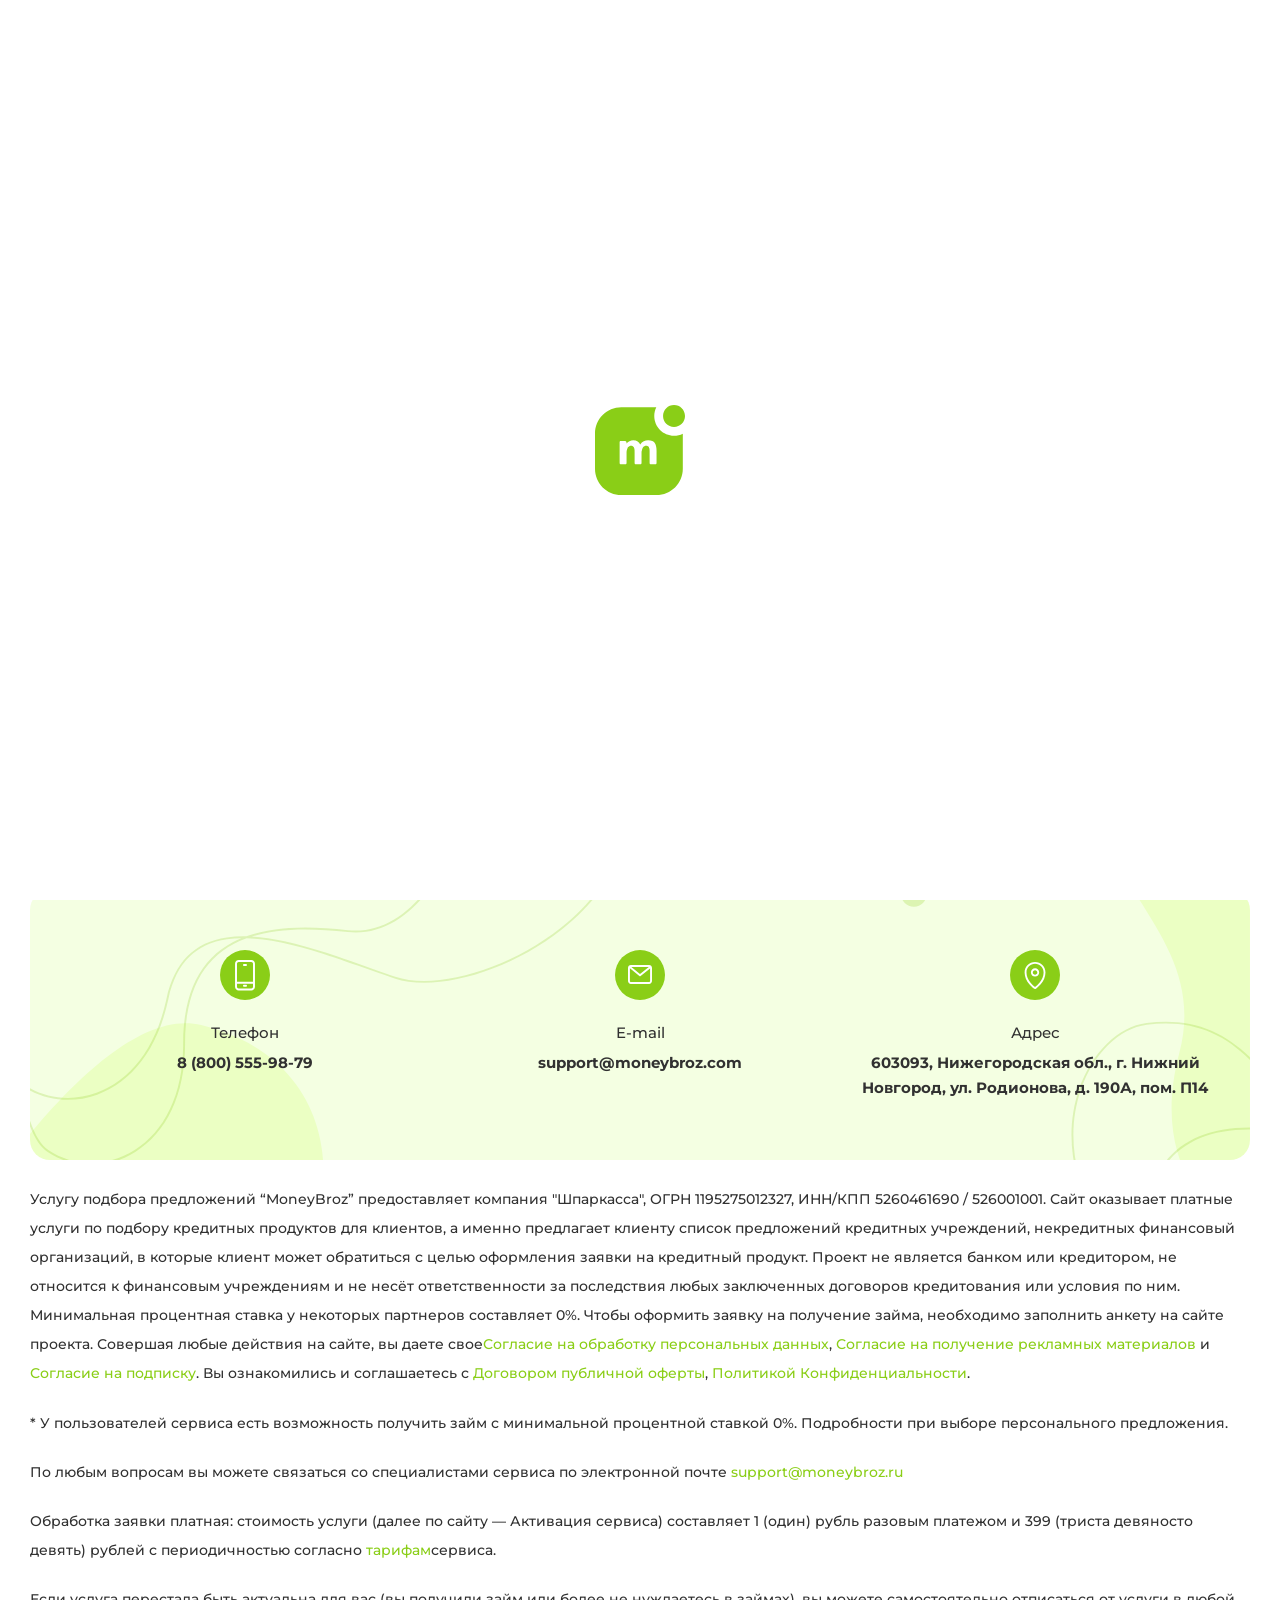
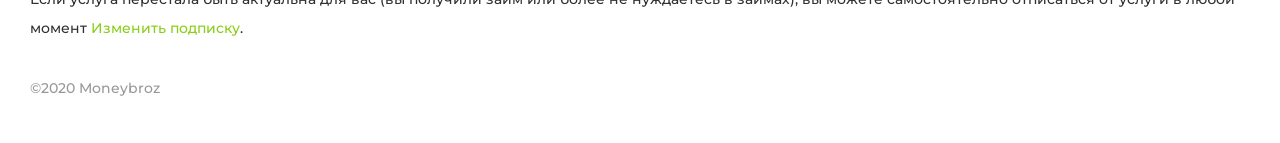
<file: change-subscription.html>
<!doctype html>
<html lang="ru">
  <head>
    <meta charset="UTF-8">
    <meta name="viewport" content="width=device-width, initial-scale=1.0">
    <title>Изменить подписку</title>
    <meta property="description" content="description">
    <link rel="icon" href="/assets/images/favicon.svg">
    <script src="/assets/main.js" type="module"></script>
    <link rel="stylesheet" href="/assets/bundle.css">
  </head>
  <body>
    <div class="preloader is-visible" data-preloader="true" data-preloader-delay="2000">
      <svg viewBox="0 0 41 41" xmlns="http://www.w3.org/2000/svg" fill="none">
        <path id="logo_icon" d="M41 5C41 2.23858 38.7614 0 36 0C33.2386 0 31 2.23858 31 5C31 7.76142 33.2386 10 36 10C38.7614 10 41 7.76142 41 5ZM12 1L27.9355 1C27.3367 2.20496 27 3.56316 27 5C27 9.97056 31.0294 14 36 14C37.4368 14 38.795 13.6633 40 13.0645L40 29C40 35.6274 34.6274 41 28 41L12 41C5.37258 41 0 35.6274 0 29L0 13C0 6.37258 5.37258 1 12 1ZM14.38 26.42C14.38 26.8067 14.1867 27 13.8 27L11.8 27C11.6067 27 11.4617 26.9517 11.365 26.855C11.2683 26.7583 11.22 26.6133 11.22 26.42L11.22 16.96C11.22 16.7799 11.265 16.6432 11.355 16.55C11.4516 16.45 11.5999 16.4 11.8 16.4L13.66 16.4C13.98 16.4 14.2 16.5467 14.32 16.84L14.38 17.5C14.7 17.0467 15.13 16.7 15.67 16.46C16.21 16.22 16.8 16.1 17.44 16.1C18.2298 16.1 18.8981 16.2823 19.4449 16.6468C19.9227 16.9653 20.3078 17.4231 20.6 18.02C21.0267 17.3533 21.56 16.8633 22.2 16.55C22.84 16.2367 23.5067 16.08 24.2 16.08C24.96 16.08 25.5967 16.1967 26.11 16.43C26.4412 16.5805 26.7224 16.7783 26.9537 17.0232C27.0809 17.1578 27.193 17.3068 27.29 17.47C27.5633 17.93 27.7567 18.4467 27.87 19.02C27.9833 19.5933 28.04 20.2733 28.04 21.06L28.04 26.42C28.04 26.8067 27.8467 27 27.46 27L25.46 27C25.2667 27 25.1217 26.9517 25.025 26.855C24.9283 26.7583 24.88 26.6133 24.88 26.42L24.88 20.91C24.88 20.7967 24.87 20.6133 24.85 20.36C24.83 20.1067 24.8 19.9233 24.76 19.81C24.72 19.6967 24.6633 19.5467 24.59 19.36C24.5167 19.1733 24.4233 19.0367 24.31 18.95C24.1967 18.8633 24.0533 18.7867 23.88 18.72C23.7067 18.6533 23.5067 18.62 23.28 18.62C23 18.62 22.75 18.6733 22.53 18.78C22.31 18.8867 22.1367 19.0067 22.01 19.14C21.8833 19.2733 21.7667 19.4667 21.66 19.72C21.5533 19.9733 21.4767 20.18 21.43 20.34C21.3833 20.5 21.3267 20.7267 21.26 21.02C21.2333 21.1133 21.2133 21.18 21.2 21.22L21.2 26.42C21.2 26.8067 21.0067 27 20.62 27L18.62 27C18.4267 27 18.2817 26.9517 18.185 26.855C18.0883 26.7583 18.04 26.6133 18.04 26.42L18.04 21.48C18.04 21.1467 18.0367 20.8767 18.03 20.67C18.0233 20.4633 17.99 20.2167 17.93 19.93C17.87 19.6433 17.7867 19.4133 17.68 19.24C17.5733 19.0667 17.4133 18.92 17.2 18.8C16.9867 18.68 16.7333 18.62 16.44 18.62C16.1467 18.62 15.8833 18.6767 15.65 18.79C15.4167 18.9033 15.2367 19.03 15.11 19.17C14.9833 19.31 14.8667 19.51 14.76 19.77C14.6533 20.03 14.5833 20.2367 14.55 20.39C14.5167 20.5433 14.4733 20.76 14.42 21.04C14.4067 21.1333 14.3933 21.2067 14.38 21.26L14.38 26.42Z" fill="rgb(138,206,23)" fill-rule="evenodd"></path>
        <path id="logo_icon" d="M36 0C38.7614 0 41 2.23858 41 5C41 7.76142 38.7614 10 36 10C33.2386 10 31 7.76142 31 5C31 2.23858 33.2386 0 36 0ZM9.56045 2.26953Q10.7497 2 12 2L26.4556 2Q26.3657 2.28457 26.2936 2.57353Q26 3.75013 26 5Q26 6.1151 26.2364 7.17762Q26.4311 8.05303 26.7863 8.89276Q27.1447 9.74024 27.6424 10.496Q28.1987 11.3408 28.9289 12.0711Q29.6592 12.8013 30.5039 13.3576Q31.2597 13.8553 32.1072 14.2137Q32.947 14.5689 33.8225 14.7637Q34.885 15 36 15Q37.2499 15 38.4266 14.7063Q38.7155 14.6342 39 14.5444L39 29Q39 30.2504 38.7305 31.4396Q38.5174 32.3796 38.136 33.2814Q37.7466 34.202 37.2075 35.0245Q36.5908 35.9655 35.7782 36.7782Q34.9656 37.5907 34.0247 38.2074Q33.2021 38.7466 32.2814 39.136Q31.3796 39.5174 30.4396 39.7305Q29.2503 40 28 40L12 40Q10.7496 40 9.56039 39.7305Q8.62042 39.5174 7.71861 39.136Q6.79805 38.7466 5.97557 38.2076Q5.0345 37.5908 4.22183 36.7782Q3.40901 35.9654 2.79219 35.0241Q2.25331 34.2018 1.86402 33.2814Q1.48257 32.3795 1.26953 31.4395Q1 30.2503 1 29L1 13Q1 11.7497 1.26954 10.5604Q1.48258 9.62044 1.86402 8.71861Q2.25337 7.7981 2.79235 6.97566Q3.40912 6.03453 4.22183 5.22183Q5.03455 4.4091 5.97568 3.79234Q6.79811 3.25336 7.71861 2.86402Q8.62045 2.48258 9.56045 2.26953ZM39 13.4879C38.0617 13.8195 37.0519 14 36 14C31.0294 14 27 9.97056 27 5C27 3.94809 27.1805 2.93834 27.5121 2C27.6335 1.65662 27.7751 1.32281 27.9355 1L12 1C5.37258 1 0 6.37258 0 13L0 29C0 35.6274 5.37258 41 12 41L28 41C34.6274 41 40 35.6274 40 29L40 13.0645C39.6772 13.2249 39.3434 13.3665 39 13.4879ZM39.7071 3.46446Q40 4.17157 40 5Q40 5.82842 39.7071 6.53553Q39.4142 7.24264 38.8284 7.82843Q38.2426 8.41422 37.5355 8.70711Q36.8284 9 36 9Q35.1716 9 34.4645 8.70711Q33.7574 8.41422 33.1716 7.82843Q32.5858 7.24264 32.2929 6.53553Q32 5.82843 32 5Q32 4.17157 32.2929 3.46446Q32.5858 2.75736 33.1716 2.17157Q33.7574 1.58578 34.4645 1.29289Q35.1716 1 36 1Q36.8284 1 37.5355 1.29289Q38.2426 1.58578 38.8284 2.17157Q39.4142 2.75736 39.7071 3.46446ZM15.1568 27.2898Q15.38 26.9228 15.38 26.42L15.38 21.3644Q15.3938 21.2914 15.4064 21.2057Q15.4812 20.814 15.5272 20.6024Q15.5585 20.4583 15.6852 20.1496Q15.7788 19.9213 15.8515 19.8409Q15.9114 19.7748 16.0869 19.6895Q16.23 19.62 16.44 19.62Q16.618 19.62 16.7097 19.6716Q16.8041 19.7246 16.8283 19.7641Q16.8969 19.8756 16.9512 20.1349Q17.0233 20.4795 17.0305 20.7022Q17.04 20.9961 17.04 21.48L17.04 26.42Q17.04 26.9228 17.2632 27.2898Q17.3527 27.4369 17.4779 27.5621Q17.6031 27.6873 17.7502 27.7768Q18.1172 28 18.62 28L20.62 28Q21.1228 28 21.4898 27.7768Q21.6369 27.6874 21.7621 27.5621Q21.8874 27.4369 21.9768 27.2898Q22.2 26.9228 22.2 26.42L22.2 21.3692Q22.2102 21.3344 22.2215 21.2947L22.2291 21.2684L22.2351 21.2416Q22.3285 20.831 22.39 20.62Q22.4439 20.4351 22.5816 20.1081Q22.6708 19.8964 22.735 19.8288Q22.7998 19.7605 22.9663 19.6798Q23.0896 19.62 23.28 19.62Q23.4343 19.62 23.521 19.6533Q23.6023 19.6846 23.6544 19.7135Q23.6567 19.7192 23.6593 19.7257Q23.7628 19.9893 23.817 20.1428Q23.8334 20.1893 23.8531 20.4387Q23.88 20.7794 23.88 20.91L23.88 26.42Q23.88 26.9228 24.1032 27.2898Q24.1927 27.4369 24.3179 27.5621Q24.4431 27.6873 24.5902 27.7768Q24.9572 28 25.46 28L27.46 28Q27.9628 28 28.3298 27.7768Q28.4769 27.6874 28.6021 27.5621Q28.7274 27.4369 28.8168 27.2898Q29.04 26.9228 29.04 26.42L29.04 21.06Q29.04 19.7821 28.851 18.8261Q28.6476 17.7972 28.1497 16.9592Q27.9756 16.6662 27.7534 16.4158Q27.7177 16.3756 27.6807 16.3365Q27.6184 16.2705 27.5528 16.2079Q27.1117 15.7869 26.5238 15.5196Q25.5566 15.08 24.2 15.08Q23.704 15.08 23.2237 15.167Q22.4727 15.3031 21.7603 15.6519Q21.4968 15.7808 21.2533 15.9402Q20.95 16.1386 20.6776 16.3842Q20.4485 16.1446 20.1872 15.9478Q20.0954 15.8786 19.9996 15.8147Q19.8968 15.7462 19.7902 15.6842Q18.7848 15.1 17.44 15.1Q16.4231 15.1 15.5329 15.4358Q15.3969 15.4871 15.2639 15.5462Q15.0164 15.6562 14.7919 15.7897Q14.7183 15.7236 14.6372 15.6688Q14.2394 15.4 13.66 15.4L11.8 15.4Q11.2814 15.4 10.9087 15.6332Q10.7606 15.7259 10.6356 15.8554Q10.5142 15.9812 10.4282 16.1278Q10.22 16.4828 10.22 16.96L10.22 26.42Q10.22 26.9228 10.4432 27.2898Q10.5326 27.4369 10.6579 27.5621Q10.7831 27.6874 10.9302 27.7768Q11.2972 28 11.8 28L13.8 28Q14.3028 28 14.6698 27.7768Q14.8169 27.6874 14.9421 27.5621Q15.0674 27.4369 15.1568 27.2898ZM15.3066 16.6474C14.9335 16.8693 14.6246 17.1535 14.38 17.5L14.32 16.84C14.241 16.6469 14.1187 16.5174 13.953 16.4514C13.867 16.4171 13.7694 16.4 13.66 16.4L11.8 16.4C11.5999 16.4 11.4516 16.45 11.355 16.55C11.265 16.6432 11.22 16.7799 11.22 16.96L11.22 26.42C11.22 26.6133 11.2683 26.7583 11.365 26.855C11.4617 26.9517 11.6067 27 11.8 27L13.8 27Q14.09 27 14.235 26.855Q14.38 26.71 14.38 26.42L14.38 21.26C14.3933 21.2067 14.4067 21.1333 14.42 21.04C14.4733 20.76 14.5167 20.5433 14.55 20.39C14.5833 20.2367 14.6533 20.03 14.76 19.77C14.8667 19.51 14.9833 19.31 15.11 19.17C15.2367 19.03 15.4167 18.9033 15.65 18.79C15.8833 18.6767 16.1467 18.62 16.44 18.62C16.7333 18.62 16.9867 18.68 17.2 18.8C17.4133 18.92 17.5733 19.0667 17.68 19.24C17.7867 19.4133 17.87 19.6433 17.93 19.93C17.99 20.2167 18.0233 20.4633 18.03 20.67C18.0367 20.8767 18.04 21.1467 18.04 21.48L18.04 26.42Q18.04 26.71 18.185 26.855C18.2817 26.9517 18.4267 27 18.62 27L20.62 27C21.0067 27 21.2 26.8067 21.2 26.42L21.2 21.22C21.2133 21.18 21.2333 21.1133 21.26 21.02C21.3267 20.7267 21.3833 20.5 21.43 20.34C21.4767 20.18 21.5533 19.9733 21.66 19.72C21.7667 19.4667 21.8833 19.2733 22.01 19.14C22.1367 19.0067 22.31 18.8867 22.53 18.78C22.75 18.6733 23 18.62 23.28 18.62C23.5067 18.62 23.7067 18.6533 23.88 18.72C24.0533 18.7867 24.1967 18.8633 24.31 18.95C24.4233 19.0367 24.5167 19.1733 24.59 19.36C24.6633 19.5467 24.72 19.6967 24.76 19.81C24.8 19.9233 24.83 20.1067 24.85 20.36C24.87 20.6133 24.88 20.7967 24.88 20.91L24.88 26.42Q24.88 26.71 25.025 26.855C25.1217 26.9517 25.2667 27 25.46 27L27.46 27C27.8467 27 28.04 26.8067 28.04 26.42L28.04 21.06Q28.04 19.88 27.87 19.02C27.7567 18.4467 27.5633 17.93 27.29 17.47C27.193 17.3068 27.0809 17.1578 26.9537 17.0232C26.7224 16.7783 26.4412 16.5805 26.11 16.43C25.5967 16.1967 24.96 16.08 24.2 16.08C23.5067 16.08 22.84 16.2367 22.2 16.55C21.8656 16.7137 21.5604 16.9256 21.2843 17.1857C21.0319 17.4235 20.8038 17.7016 20.6 18.02C20.4317 17.6762 20.2326 17.3785 20.0027 17.1271C19.8334 16.942 19.6475 16.7819 19.4449 16.6468C18.8981 16.2823 18.2298 16.1 17.44 16.1Q16.5311 16.1 15.7567 16.4227Q15.7131 16.4408 15.67 16.46C15.5428 16.5165 15.4216 16.579 15.3066 16.6474Z" fill="rgb(151,151,151)" fill-opacity="0" fill-rule="evenodd"></path>
      </svg>
    </div>
    <div class="wrapper">
      <header class="header">
        <div class="header__content" data-header="true">
          <div class="header__container container">
            <a class="header__logo" href="/">
              <img src="/assets/images/logo/logo_01.svg" alt="Logo">
            </a>
            <nav class="header__navigation navigation" data-header-menu="true">
              <div class="navigation__container">
                <div class="navigation__scroll-content" data-custom-os="true">
                  <div class="navigation__body">
                    <div class="navigation__actions">
                      <button class="navigation__action button_transparent button" type="button">
                        <span>Войти</span>
                      </button>
                    </div>
                  </div>
                </div>
                <button class="button" type="button">
                  <span>Мои займы</span>
                </button>
              </div>
            </nav>
            <button class="header__menu-button" type="button" data-header-menu-button="true">
              <svg class="header__menu-icon">
                <use href="/assets/images/icons.svg#menu"></use>
              </svg>
              <svg class="header__close-icon">
                <use href="/assets/images/icons.svg#cross"></use>
              </svg>
            </button>
          </div>
        </div>
      </header>
      <main class="base">
        <div class="base__content content-grid">
          <div class="base__wrapper">
            <div class="base__header">
              <div class="title title_no-accent">
                <h1>Изменение подписки на использование услуг</h1>
              </div>
            </div>
            <form class="base__form">
              <div class="base__inputs">
                <div class="input" data-input="true" data-input-default="true">
                  <span class="input__label">Номер телефона *</span>
                  <label class="input__wrapper" aria-label="Номер телефона *">
                    <div class="input__group">
                      <input class="input__target" type="tel" data-input-target="true">
                    </div>
                    <button class="input__reset" type="button" data-input-reset="true">
                      <svg class="input__icon">
                        <use href="/assets/images/icons.svg#cross"></use>
                      </svg>
                    </button>
                  </label>
                </div>
              </div>
              <img src="/assets/images/captcha-example.png" alt="captcha">
              <button disabled="" class="button" type="button">
                <span>Продолжить</span>
              </button>
            </form>
          </div>
        </div>
      </main>
      <div class="footer">
        <div class="footer__content content-grid">
          <div class="footer__contacts">
            <div class="footer__contact">
              <img src="/assets/images/footer/icon_01.svg" alt="icon">
              <div class="footer__contact-group">
                <span>Телефон</span>
                <a href="tel:8 (800) 555-98-79">8 (800) 555-98-79</a>
              </div>
            </div>
            <div class="footer__contact">
              <img src="/assets/images/footer/icon_02.svg" alt="icon">
              <div class="footer__contact-group">
                <span>E-mail</span>
                <a href="mailto:support@moneybroz.сom">support@moneybroz.сom</a>
              </div>
            </div>
            <div class="footer__contact">
              <img src="/assets/images/footer/icon_03.svg" alt="icon">
              <div class="footer__contact-group">
                <span>Адрес</span>
                <a href="/">603093, Нижегородская обл., г. Нижний Новгород, ул. Родионова, д. 190А, пом. П14</a>
              </div>
            </div>
          </div>
          <div class="footer__info">
            <p>Услугу подбора предложений “MoneyBroz” предоставляет компания &quot;Шпаркасса&quot;, ОГРН 1195275012327, ИНН/КПП 5260461690 / 526001001. Сайт оказывает платные услуги по подбору кредитных продуктов для клиентов, а именно предлагает клиенту список предложений кредитных учреждений, некредитных финансовый организаций, в которые клиент может обратиться с целью оформления заявки на кредитный продукт. Проект не является банком или кредитором, не относится к финансовым учреждениям и не несёт ответственности за последствия любых заключенных договоров кредитования или условия по ним. Минимальная процентная ставка у некоторых партнеров составляет 0%. Чтобы оформить заявку на получение займа, необходимо заполнить анкету на сайте проекта. Совершая любые действия на сайте, вы даете свое<a href="/">Согласие на обработку персональных данных</a>,<!-- -->
              <a href="/">Согласие на получение рекламных материалов</a> и<!-- -->
              <a href="/">Согласие на подписку</a>. Вы ознакомились и соглашаетесь с <a href="/">Договором публичной оферты</a>,<!-- -->
              <a href="/">Политикой Конфиденциальности</a>.
            </p>
            <p>* У пользователей сервиса есть возможность получить займ с минимальной процентной ставкой 0%. Подробности при выборе персонального предложения.</p>
            <p>По любым вопросам вы можете связаться со специалистами сервиса по электронной почте <a href="/">support@moneybroz.ru</a>
            </p>
            <p>Обработка заявки платная: стоимость услуги (далее по сайту — Активация сервиса) составляет 1 (один) рубль разовым платежом и 399 (триста девяносто девять) рублей с периодичностью согласно<!-- -->
              <a href="/">тарифам</a>сервиса.
            </p>
            <p>Если услуга перестала быть актуальна для вас (вы получили займ или более не нуждаетесь в займах), вы можете самостоятельно отписаться от услуги в любой момент <a href="/">Изменить подписку</a>.</p>
          </div>
          <div class="footer__copyright">
            <span>©2020 Moneybroz</span>
          </div>
        </div>
      </div>
    </div>
  </body>
</html>
</file>
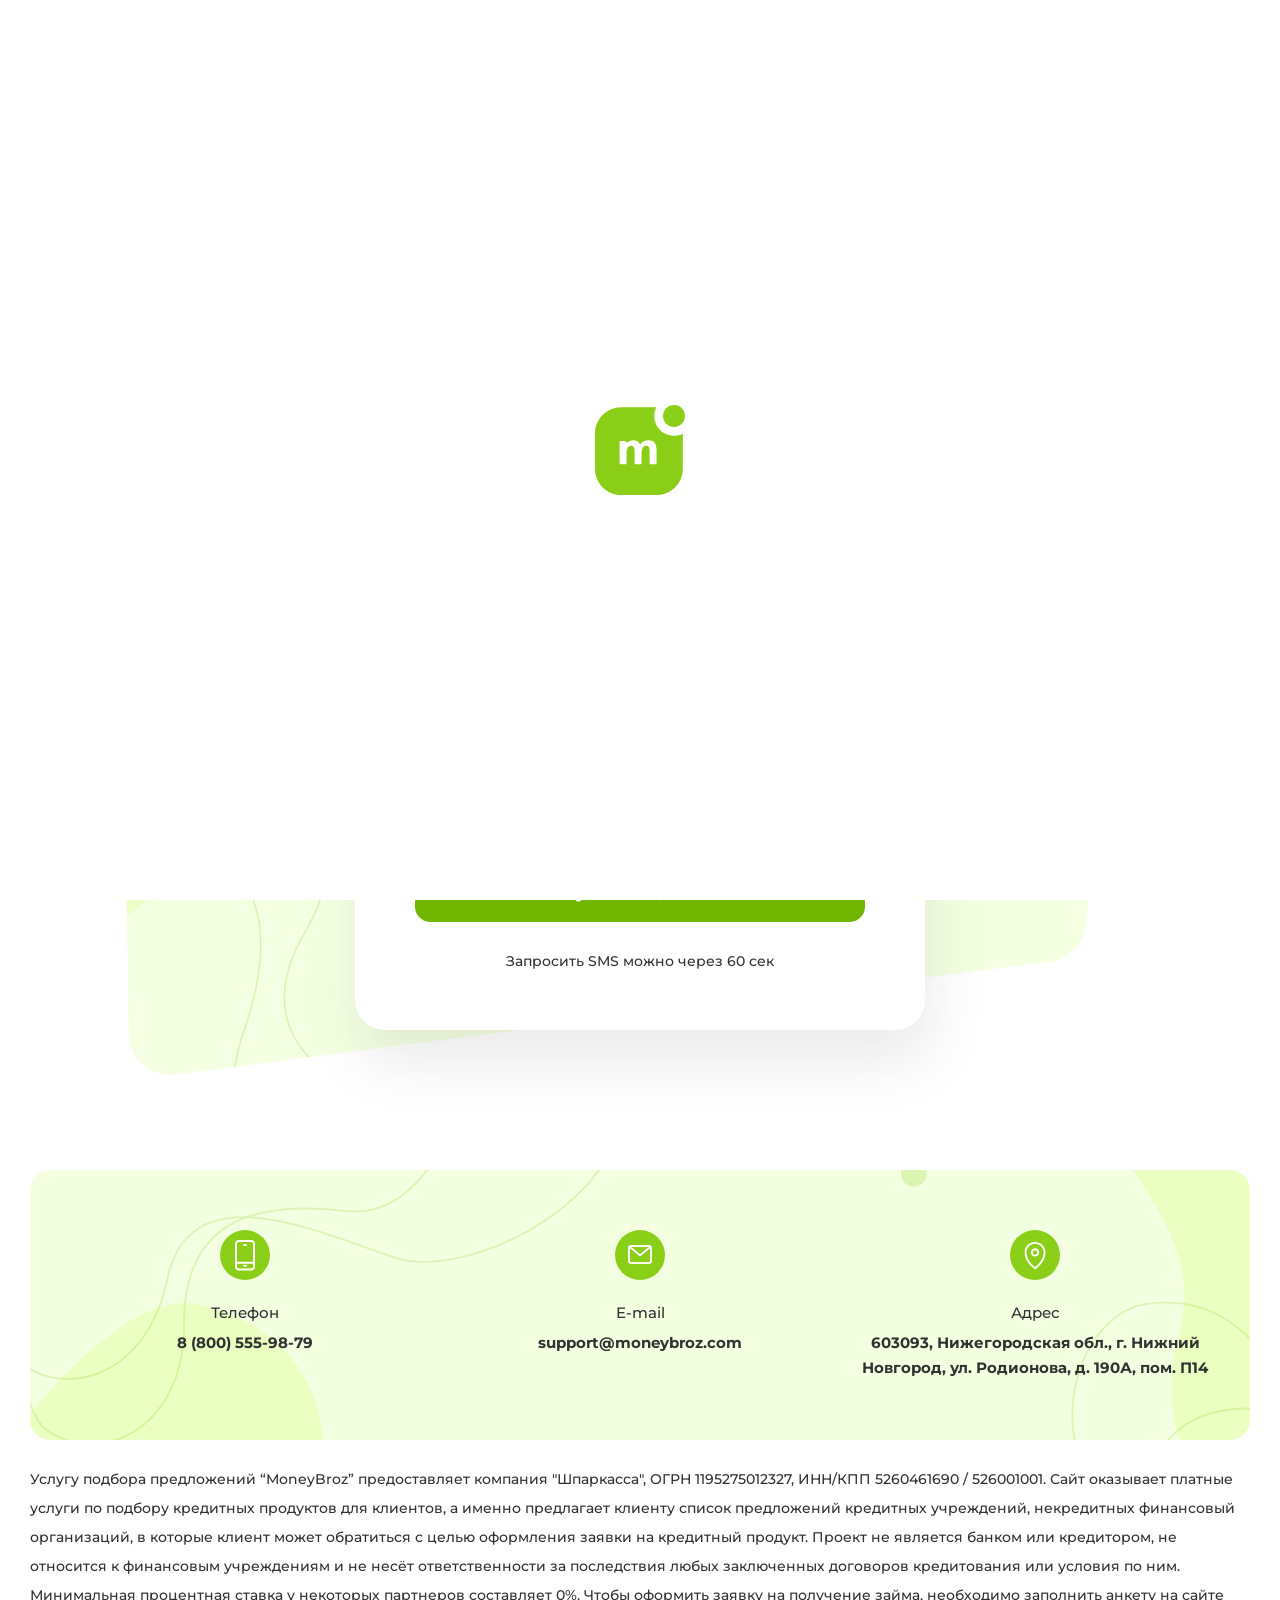
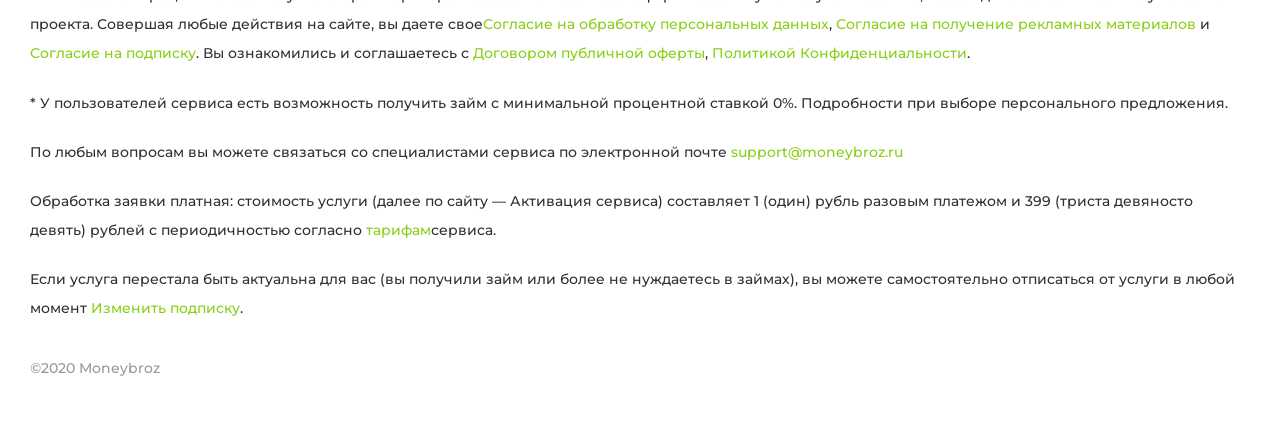
<file: conf-reg.html>
<!doctype html>
<html lang="ru">
  <head>
    <meta charset="UTF-8">
    <meta name="viewport" content="width=device-width, initial-scale=1.0">
    <title>Подтверждение регистрации</title>
    <meta property="description" content="description">
    <link rel="icon" href="/assets/images/favicon.svg">
    <script src="/assets/main.js" type="module"></script>
    <link rel="stylesheet" href="/assets/bundle.css">
  </head>
  <body>
    <div class="preloader is-visible" data-preloader="true" data-preloader-delay="2000">
      <svg viewBox="0 0 41 41" xmlns="http://www.w3.org/2000/svg" fill="none">
        <path id="logo_icon" d="M41 5C41 2.23858 38.7614 0 36 0C33.2386 0 31 2.23858 31 5C31 7.76142 33.2386 10 36 10C38.7614 10 41 7.76142 41 5ZM12 1L27.9355 1C27.3367 2.20496 27 3.56316 27 5C27 9.97056 31.0294 14 36 14C37.4368 14 38.795 13.6633 40 13.0645L40 29C40 35.6274 34.6274 41 28 41L12 41C5.37258 41 0 35.6274 0 29L0 13C0 6.37258 5.37258 1 12 1ZM14.38 26.42C14.38 26.8067 14.1867 27 13.8 27L11.8 27C11.6067 27 11.4617 26.9517 11.365 26.855C11.2683 26.7583 11.22 26.6133 11.22 26.42L11.22 16.96C11.22 16.7799 11.265 16.6432 11.355 16.55C11.4516 16.45 11.5999 16.4 11.8 16.4L13.66 16.4C13.98 16.4 14.2 16.5467 14.32 16.84L14.38 17.5C14.7 17.0467 15.13 16.7 15.67 16.46C16.21 16.22 16.8 16.1 17.44 16.1C18.2298 16.1 18.8981 16.2823 19.4449 16.6468C19.9227 16.9653 20.3078 17.4231 20.6 18.02C21.0267 17.3533 21.56 16.8633 22.2 16.55C22.84 16.2367 23.5067 16.08 24.2 16.08C24.96 16.08 25.5967 16.1967 26.11 16.43C26.4412 16.5805 26.7224 16.7783 26.9537 17.0232C27.0809 17.1578 27.193 17.3068 27.29 17.47C27.5633 17.93 27.7567 18.4467 27.87 19.02C27.9833 19.5933 28.04 20.2733 28.04 21.06L28.04 26.42C28.04 26.8067 27.8467 27 27.46 27L25.46 27C25.2667 27 25.1217 26.9517 25.025 26.855C24.9283 26.7583 24.88 26.6133 24.88 26.42L24.88 20.91C24.88 20.7967 24.87 20.6133 24.85 20.36C24.83 20.1067 24.8 19.9233 24.76 19.81C24.72 19.6967 24.6633 19.5467 24.59 19.36C24.5167 19.1733 24.4233 19.0367 24.31 18.95C24.1967 18.8633 24.0533 18.7867 23.88 18.72C23.7067 18.6533 23.5067 18.62 23.28 18.62C23 18.62 22.75 18.6733 22.53 18.78C22.31 18.8867 22.1367 19.0067 22.01 19.14C21.8833 19.2733 21.7667 19.4667 21.66 19.72C21.5533 19.9733 21.4767 20.18 21.43 20.34C21.3833 20.5 21.3267 20.7267 21.26 21.02C21.2333 21.1133 21.2133 21.18 21.2 21.22L21.2 26.42C21.2 26.8067 21.0067 27 20.62 27L18.62 27C18.4267 27 18.2817 26.9517 18.185 26.855C18.0883 26.7583 18.04 26.6133 18.04 26.42L18.04 21.48C18.04 21.1467 18.0367 20.8767 18.03 20.67C18.0233 20.4633 17.99 20.2167 17.93 19.93C17.87 19.6433 17.7867 19.4133 17.68 19.24C17.5733 19.0667 17.4133 18.92 17.2 18.8C16.9867 18.68 16.7333 18.62 16.44 18.62C16.1467 18.62 15.8833 18.6767 15.65 18.79C15.4167 18.9033 15.2367 19.03 15.11 19.17C14.9833 19.31 14.8667 19.51 14.76 19.77C14.6533 20.03 14.5833 20.2367 14.55 20.39C14.5167 20.5433 14.4733 20.76 14.42 21.04C14.4067 21.1333 14.3933 21.2067 14.38 21.26L14.38 26.42Z" fill="rgb(138,206,23)" fill-rule="evenodd"></path>
        <path id="logo_icon" d="M36 0C38.7614 0 41 2.23858 41 5C41 7.76142 38.7614 10 36 10C33.2386 10 31 7.76142 31 5C31 2.23858 33.2386 0 36 0ZM9.56045 2.26953Q10.7497 2 12 2L26.4556 2Q26.3657 2.28457 26.2936 2.57353Q26 3.75013 26 5Q26 6.1151 26.2364 7.17762Q26.4311 8.05303 26.7863 8.89276Q27.1447 9.74024 27.6424 10.496Q28.1987 11.3408 28.9289 12.0711Q29.6592 12.8013 30.5039 13.3576Q31.2597 13.8553 32.1072 14.2137Q32.947 14.5689 33.8225 14.7637Q34.885 15 36 15Q37.2499 15 38.4266 14.7063Q38.7155 14.6342 39 14.5444L39 29Q39 30.2504 38.7305 31.4396Q38.5174 32.3796 38.136 33.2814Q37.7466 34.202 37.2075 35.0245Q36.5908 35.9655 35.7782 36.7782Q34.9656 37.5907 34.0247 38.2074Q33.2021 38.7466 32.2814 39.136Q31.3796 39.5174 30.4396 39.7305Q29.2503 40 28 40L12 40Q10.7496 40 9.56039 39.7305Q8.62042 39.5174 7.71861 39.136Q6.79805 38.7466 5.97557 38.2076Q5.0345 37.5908 4.22183 36.7782Q3.40901 35.9654 2.79219 35.0241Q2.25331 34.2018 1.86402 33.2814Q1.48257 32.3795 1.26953 31.4395Q1 30.2503 1 29L1 13Q1 11.7497 1.26954 10.5604Q1.48258 9.62044 1.86402 8.71861Q2.25337 7.7981 2.79235 6.97566Q3.40912 6.03453 4.22183 5.22183Q5.03455 4.4091 5.97568 3.79234Q6.79811 3.25336 7.71861 2.86402Q8.62045 2.48258 9.56045 2.26953ZM39 13.4879C38.0617 13.8195 37.0519 14 36 14C31.0294 14 27 9.97056 27 5C27 3.94809 27.1805 2.93834 27.5121 2C27.6335 1.65662 27.7751 1.32281 27.9355 1L12 1C5.37258 1 0 6.37258 0 13L0 29C0 35.6274 5.37258 41 12 41L28 41C34.6274 41 40 35.6274 40 29L40 13.0645C39.6772 13.2249 39.3434 13.3665 39 13.4879ZM39.7071 3.46446Q40 4.17157 40 5Q40 5.82842 39.7071 6.53553Q39.4142 7.24264 38.8284 7.82843Q38.2426 8.41422 37.5355 8.70711Q36.8284 9 36 9Q35.1716 9 34.4645 8.70711Q33.7574 8.41422 33.1716 7.82843Q32.5858 7.24264 32.2929 6.53553Q32 5.82843 32 5Q32 4.17157 32.2929 3.46446Q32.5858 2.75736 33.1716 2.17157Q33.7574 1.58578 34.4645 1.29289Q35.1716 1 36 1Q36.8284 1 37.5355 1.29289Q38.2426 1.58578 38.8284 2.17157Q39.4142 2.75736 39.7071 3.46446ZM15.1568 27.2898Q15.38 26.9228 15.38 26.42L15.38 21.3644Q15.3938 21.2914 15.4064 21.2057Q15.4812 20.814 15.5272 20.6024Q15.5585 20.4583 15.6852 20.1496Q15.7788 19.9213 15.8515 19.8409Q15.9114 19.7748 16.0869 19.6895Q16.23 19.62 16.44 19.62Q16.618 19.62 16.7097 19.6716Q16.8041 19.7246 16.8283 19.7641Q16.8969 19.8756 16.9512 20.1349Q17.0233 20.4795 17.0305 20.7022Q17.04 20.9961 17.04 21.48L17.04 26.42Q17.04 26.9228 17.2632 27.2898Q17.3527 27.4369 17.4779 27.5621Q17.6031 27.6873 17.7502 27.7768Q18.1172 28 18.62 28L20.62 28Q21.1228 28 21.4898 27.7768Q21.6369 27.6874 21.7621 27.5621Q21.8874 27.4369 21.9768 27.2898Q22.2 26.9228 22.2 26.42L22.2 21.3692Q22.2102 21.3344 22.2215 21.2947L22.2291 21.2684L22.2351 21.2416Q22.3285 20.831 22.39 20.62Q22.4439 20.4351 22.5816 20.1081Q22.6708 19.8964 22.735 19.8288Q22.7998 19.7605 22.9663 19.6798Q23.0896 19.62 23.28 19.62Q23.4343 19.62 23.521 19.6533Q23.6023 19.6846 23.6544 19.7135Q23.6567 19.7192 23.6593 19.7257Q23.7628 19.9893 23.817 20.1428Q23.8334 20.1893 23.8531 20.4387Q23.88 20.7794 23.88 20.91L23.88 26.42Q23.88 26.9228 24.1032 27.2898Q24.1927 27.4369 24.3179 27.5621Q24.4431 27.6873 24.5902 27.7768Q24.9572 28 25.46 28L27.46 28Q27.9628 28 28.3298 27.7768Q28.4769 27.6874 28.6021 27.5621Q28.7274 27.4369 28.8168 27.2898Q29.04 26.9228 29.04 26.42L29.04 21.06Q29.04 19.7821 28.851 18.8261Q28.6476 17.7972 28.1497 16.9592Q27.9756 16.6662 27.7534 16.4158Q27.7177 16.3756 27.6807 16.3365Q27.6184 16.2705 27.5528 16.2079Q27.1117 15.7869 26.5238 15.5196Q25.5566 15.08 24.2 15.08Q23.704 15.08 23.2237 15.167Q22.4727 15.3031 21.7603 15.6519Q21.4968 15.7808 21.2533 15.9402Q20.95 16.1386 20.6776 16.3842Q20.4485 16.1446 20.1872 15.9478Q20.0954 15.8786 19.9996 15.8147Q19.8968 15.7462 19.7902 15.6842Q18.7848 15.1 17.44 15.1Q16.4231 15.1 15.5329 15.4358Q15.3969 15.4871 15.2639 15.5462Q15.0164 15.6562 14.7919 15.7897Q14.7183 15.7236 14.6372 15.6688Q14.2394 15.4 13.66 15.4L11.8 15.4Q11.2814 15.4 10.9087 15.6332Q10.7606 15.7259 10.6356 15.8554Q10.5142 15.9812 10.4282 16.1278Q10.22 16.4828 10.22 16.96L10.22 26.42Q10.22 26.9228 10.4432 27.2898Q10.5326 27.4369 10.6579 27.5621Q10.7831 27.6874 10.9302 27.7768Q11.2972 28 11.8 28L13.8 28Q14.3028 28 14.6698 27.7768Q14.8169 27.6874 14.9421 27.5621Q15.0674 27.4369 15.1568 27.2898ZM15.3066 16.6474C14.9335 16.8693 14.6246 17.1535 14.38 17.5L14.32 16.84C14.241 16.6469 14.1187 16.5174 13.953 16.4514C13.867 16.4171 13.7694 16.4 13.66 16.4L11.8 16.4C11.5999 16.4 11.4516 16.45 11.355 16.55C11.265 16.6432 11.22 16.7799 11.22 16.96L11.22 26.42C11.22 26.6133 11.2683 26.7583 11.365 26.855C11.4617 26.9517 11.6067 27 11.8 27L13.8 27Q14.09 27 14.235 26.855Q14.38 26.71 14.38 26.42L14.38 21.26C14.3933 21.2067 14.4067 21.1333 14.42 21.04C14.4733 20.76 14.5167 20.5433 14.55 20.39C14.5833 20.2367 14.6533 20.03 14.76 19.77C14.8667 19.51 14.9833 19.31 15.11 19.17C15.2367 19.03 15.4167 18.9033 15.65 18.79C15.8833 18.6767 16.1467 18.62 16.44 18.62C16.7333 18.62 16.9867 18.68 17.2 18.8C17.4133 18.92 17.5733 19.0667 17.68 19.24C17.7867 19.4133 17.87 19.6433 17.93 19.93C17.99 20.2167 18.0233 20.4633 18.03 20.67C18.0367 20.8767 18.04 21.1467 18.04 21.48L18.04 26.42Q18.04 26.71 18.185 26.855C18.2817 26.9517 18.4267 27 18.62 27L20.62 27C21.0067 27 21.2 26.8067 21.2 26.42L21.2 21.22C21.2133 21.18 21.2333 21.1133 21.26 21.02C21.3267 20.7267 21.3833 20.5 21.43 20.34C21.4767 20.18 21.5533 19.9733 21.66 19.72C21.7667 19.4667 21.8833 19.2733 22.01 19.14C22.1367 19.0067 22.31 18.8867 22.53 18.78C22.75 18.6733 23 18.62 23.28 18.62C23.5067 18.62 23.7067 18.6533 23.88 18.72C24.0533 18.7867 24.1967 18.8633 24.31 18.95C24.4233 19.0367 24.5167 19.1733 24.59 19.36C24.6633 19.5467 24.72 19.6967 24.76 19.81C24.8 19.9233 24.83 20.1067 24.85 20.36C24.87 20.6133 24.88 20.7967 24.88 20.91L24.88 26.42Q24.88 26.71 25.025 26.855C25.1217 26.9517 25.2667 27 25.46 27L27.46 27C27.8467 27 28.04 26.8067 28.04 26.42L28.04 21.06Q28.04 19.88 27.87 19.02C27.7567 18.4467 27.5633 17.93 27.29 17.47C27.193 17.3068 27.0809 17.1578 26.9537 17.0232C26.7224 16.7783 26.4412 16.5805 26.11 16.43C25.5967 16.1967 24.96 16.08 24.2 16.08C23.5067 16.08 22.84 16.2367 22.2 16.55C21.8656 16.7137 21.5604 16.9256 21.2843 17.1857C21.0319 17.4235 20.8038 17.7016 20.6 18.02C20.4317 17.6762 20.2326 17.3785 20.0027 17.1271C19.8334 16.942 19.6475 16.7819 19.4449 16.6468C18.8981 16.2823 18.2298 16.1 17.44 16.1Q16.5311 16.1 15.7567 16.4227Q15.7131 16.4408 15.67 16.46C15.5428 16.5165 15.4216 16.579 15.3066 16.6474Z" fill="rgb(151,151,151)" fill-opacity="0" fill-rule="evenodd"></path>
      </svg>
    </div>
    <div class="wrapper">
      <header class="header">
        <div class="header__content" data-header="true">
          <div class="header__container container">
            <a class="header__logo" href="/">
              <img src="/assets/images/logo/logo_01.svg" alt="Logo">
            </a>
            <nav class="header__navigation navigation" data-header-menu="true">
              <div class="navigation__container">
                <div class="navigation__scroll-content" data-custom-os="true">
                  <div class="navigation__body">
                    <div class="navigation__actions">
                      <button class="navigation__action button_transparent button" type="button">
                        <span>Войти</span>
                      </button>
                    </div>
                  </div>
                </div>
                <button class="button" type="button">
                  <span>Мои займы</span>
                </button>
              </div>
            </nav>
            <button class="header__menu-button" type="button" data-header-menu-button="true">
              <svg class="header__menu-icon">
                <use href="/assets/images/icons.svg#menu"></use>
              </svg>
              <svg class="header__close-icon">
                <use href="/assets/images/icons.svg#cross"></use>
              </svg>
            </button>
          </div>
        </div>
      </header>
      <main class="base">
        <div class="base__content content-grid">
          <div class="base__wrapper">
            <div class="base__header">
              <div class="title title_no-accent">
                <h1>Подтверждение регистрации</h1>
              </div>
            </div>
            <form class="base__form">
              <span class="base__label">Мы отправили Вам СМС с кодом</span>
              <div class="base__inputs">
                <div class="input" data-input="true" data-input-default="true">
                  <span class="input__label">Номер телефона *</span>
                  <label class="input__wrapper" aria-label="Номер телефона *">
                    <div class="input__group">
                      <input class="input__target" type="tel" data-input-target="true">
                    </div>
                    <button class="input__reset" type="button" data-input-reset="true">
                      <svg class="input__icon">
                        <use href="/assets/images/icons.svg#cross"></use>
                      </svg>
                    </button>
                  </label>
                </div>
                <div class="input" data-input="true" data-input-default="true">
                  <span class="input__label">Код из SMS *</span>
                  <label class="input__wrapper" aria-label="Код из SMS *">
                    <div class="input__group">
                      <input class="input__target" type="tel" data-input-target="true">
                    </div>
                    <button class="input__reset" type="button" data-input-reset="true">
                      <svg class="input__icon">
                        <use href="/assets/images/icons.svg#cross"></use>
                      </svg>
                    </button>
                  </label>
                </div>
              </div>
              <img src="/assets/images/captcha-example.png" alt="captcha">
              <div class="base__actions">
                <button class="button_transparent button" type="button">
                  <span>Отправить код повторно</span>
                </button>
                <button class="button" type="button">
                  <span>Получить код по SMS</span>
                </button>
              </div>
              <span class="base__notification">Запросить SMS можно через 60 сек</span>
            </form>
          </div>
        </div>
      </main>
      <div class="footer">
        <div class="footer__content content-grid">
          <div class="footer__contacts">
            <div class="footer__contact">
              <img src="/assets/images/footer/icon_01.svg" alt="icon">
              <div class="footer__contact-group">
                <span>Телефон</span>
                <a href="tel:8 (800) 555-98-79">8 (800) 555-98-79</a>
              </div>
            </div>
            <div class="footer__contact">
              <img src="/assets/images/footer/icon_02.svg" alt="icon">
              <div class="footer__contact-group">
                <span>E-mail</span>
                <a href="mailto:support@moneybroz.сom">support@moneybroz.сom</a>
              </div>
            </div>
            <div class="footer__contact">
              <img src="/assets/images/footer/icon_03.svg" alt="icon">
              <div class="footer__contact-group">
                <span>Адрес</span>
                <a href="/">603093, Нижегородская обл., г. Нижний Новгород, ул. Родионова, д. 190А, пом. П14</a>
              </div>
            </div>
          </div>
          <div class="footer__info">
            <p>Услугу подбора предложений “MoneyBroz” предоставляет компания &quot;Шпаркасса&quot;, ОГРН 1195275012327, ИНН/КПП 5260461690 / 526001001. Сайт оказывает платные услуги по подбору кредитных продуктов для клиентов, а именно предлагает клиенту список предложений кредитных учреждений, некредитных финансовый организаций, в которые клиент может обратиться с целью оформления заявки на кредитный продукт. Проект не является банком или кредитором, не относится к финансовым учреждениям и не несёт ответственности за последствия любых заключенных договоров кредитования или условия по ним. Минимальная процентная ставка у некоторых партнеров составляет 0%. Чтобы оформить заявку на получение займа, необходимо заполнить анкету на сайте проекта. Совершая любые действия на сайте, вы даете свое<a href="/">Согласие на обработку персональных данных</a>,<!-- -->
              <a href="/">Согласие на получение рекламных материалов</a> и<!-- -->
              <a href="/">Согласие на подписку</a>. Вы ознакомились и соглашаетесь с <a href="/">Договором публичной оферты</a>,<!-- -->
              <a href="/">Политикой Конфиденциальности</a>.
            </p>
            <p>* У пользователей сервиса есть возможность получить займ с минимальной процентной ставкой 0%. Подробности при выборе персонального предложения.</p>
            <p>По любым вопросам вы можете связаться со специалистами сервиса по электронной почте <a href="/">support@moneybroz.ru</a>
            </p>
            <p>Обработка заявки платная: стоимость услуги (далее по сайту — Активация сервиса) составляет 1 (один) рубль разовым платежом и 399 (триста девяносто девять) рублей с периодичностью согласно<!-- -->
              <a href="/">тарифам</a>сервиса.
            </p>
            <p>Если услуга перестала быть актуальна для вас (вы получили займ или более не нуждаетесь в займах), вы можете самостоятельно отписаться от услуги в любой момент <a href="/">Изменить подписку</a>.</p>
          </div>
          <div class="footer__copyright">
            <span>©2020 Moneybroz</span>
          </div>
        </div>
      </div>
    </div>
  </body>
</html>
</file>
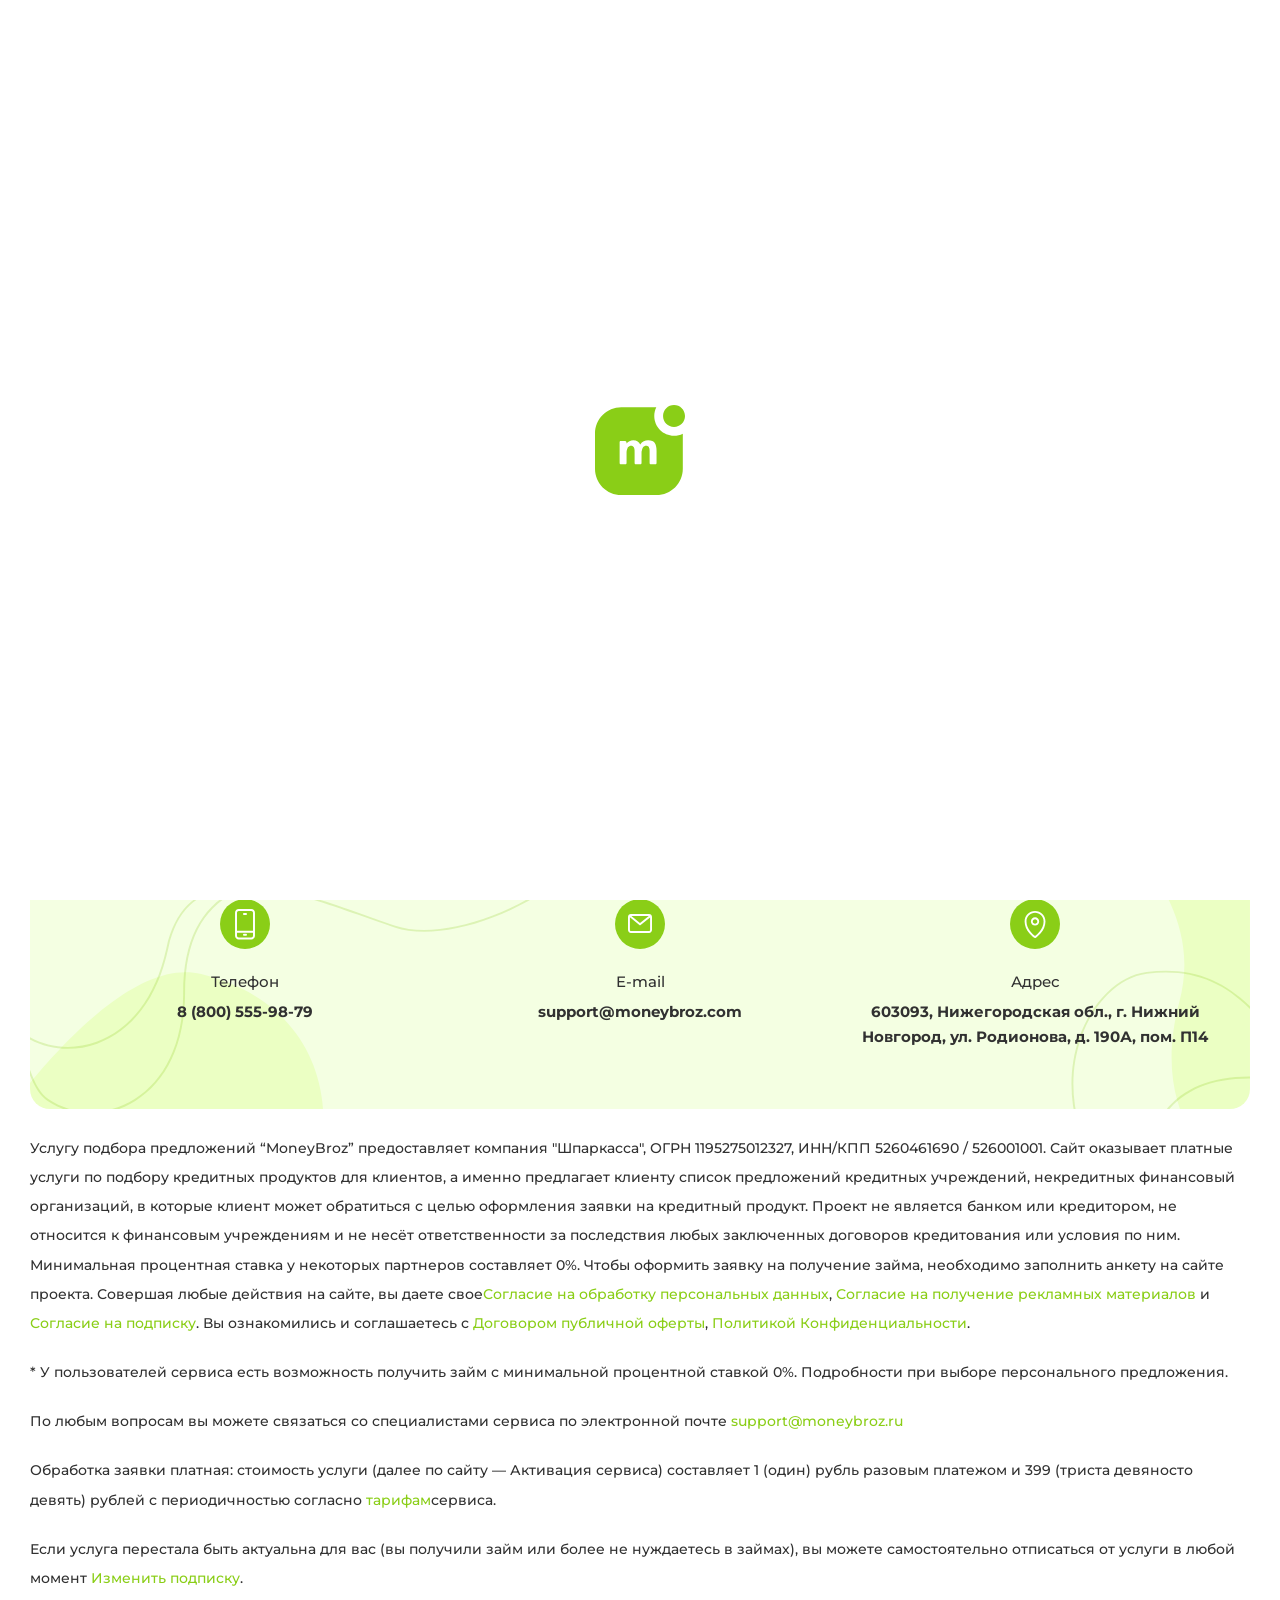
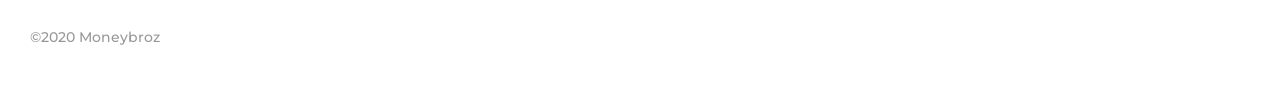
<file: index-dev.html>
<!doctype html>
<html lang="ru">
  <head>
    <meta charset="UTF-8">
    <meta name="viewport" content="width=device-width, initial-scale=1.0">
    <title>Страницы</title>
    <meta property="description" content="description">
    <link rel="icon" href="/assets/images/favicon.svg">
    <script src="/assets/main.js" type="module"></script>
    <link rel="stylesheet" href="/assets/bundle.css">
  </head>
  <body>
    <div class="preloader is-visible" data-preloader="true" data-preloader-delay="2000">
      <svg viewBox="0 0 41 41" xmlns="http://www.w3.org/2000/svg" fill="none">
        <path id="logo_icon" d="M41 5C41 2.23858 38.7614 0 36 0C33.2386 0 31 2.23858 31 5C31 7.76142 33.2386 10 36 10C38.7614 10 41 7.76142 41 5ZM12 1L27.9355 1C27.3367 2.20496 27 3.56316 27 5C27 9.97056 31.0294 14 36 14C37.4368 14 38.795 13.6633 40 13.0645L40 29C40 35.6274 34.6274 41 28 41L12 41C5.37258 41 0 35.6274 0 29L0 13C0 6.37258 5.37258 1 12 1ZM14.38 26.42C14.38 26.8067 14.1867 27 13.8 27L11.8 27C11.6067 27 11.4617 26.9517 11.365 26.855C11.2683 26.7583 11.22 26.6133 11.22 26.42L11.22 16.96C11.22 16.7799 11.265 16.6432 11.355 16.55C11.4516 16.45 11.5999 16.4 11.8 16.4L13.66 16.4C13.98 16.4 14.2 16.5467 14.32 16.84L14.38 17.5C14.7 17.0467 15.13 16.7 15.67 16.46C16.21 16.22 16.8 16.1 17.44 16.1C18.2298 16.1 18.8981 16.2823 19.4449 16.6468C19.9227 16.9653 20.3078 17.4231 20.6 18.02C21.0267 17.3533 21.56 16.8633 22.2 16.55C22.84 16.2367 23.5067 16.08 24.2 16.08C24.96 16.08 25.5967 16.1967 26.11 16.43C26.4412 16.5805 26.7224 16.7783 26.9537 17.0232C27.0809 17.1578 27.193 17.3068 27.29 17.47C27.5633 17.93 27.7567 18.4467 27.87 19.02C27.9833 19.5933 28.04 20.2733 28.04 21.06L28.04 26.42C28.04 26.8067 27.8467 27 27.46 27L25.46 27C25.2667 27 25.1217 26.9517 25.025 26.855C24.9283 26.7583 24.88 26.6133 24.88 26.42L24.88 20.91C24.88 20.7967 24.87 20.6133 24.85 20.36C24.83 20.1067 24.8 19.9233 24.76 19.81C24.72 19.6967 24.6633 19.5467 24.59 19.36C24.5167 19.1733 24.4233 19.0367 24.31 18.95C24.1967 18.8633 24.0533 18.7867 23.88 18.72C23.7067 18.6533 23.5067 18.62 23.28 18.62C23 18.62 22.75 18.6733 22.53 18.78C22.31 18.8867 22.1367 19.0067 22.01 19.14C21.8833 19.2733 21.7667 19.4667 21.66 19.72C21.5533 19.9733 21.4767 20.18 21.43 20.34C21.3833 20.5 21.3267 20.7267 21.26 21.02C21.2333 21.1133 21.2133 21.18 21.2 21.22L21.2 26.42C21.2 26.8067 21.0067 27 20.62 27L18.62 27C18.4267 27 18.2817 26.9517 18.185 26.855C18.0883 26.7583 18.04 26.6133 18.04 26.42L18.04 21.48C18.04 21.1467 18.0367 20.8767 18.03 20.67C18.0233 20.4633 17.99 20.2167 17.93 19.93C17.87 19.6433 17.7867 19.4133 17.68 19.24C17.5733 19.0667 17.4133 18.92 17.2 18.8C16.9867 18.68 16.7333 18.62 16.44 18.62C16.1467 18.62 15.8833 18.6767 15.65 18.79C15.4167 18.9033 15.2367 19.03 15.11 19.17C14.9833 19.31 14.8667 19.51 14.76 19.77C14.6533 20.03 14.5833 20.2367 14.55 20.39C14.5167 20.5433 14.4733 20.76 14.42 21.04C14.4067 21.1333 14.3933 21.2067 14.38 21.26L14.38 26.42Z" fill="rgb(138,206,23)" fill-rule="evenodd"></path>
        <path id="logo_icon" d="M36 0C38.7614 0 41 2.23858 41 5C41 7.76142 38.7614 10 36 10C33.2386 10 31 7.76142 31 5C31 2.23858 33.2386 0 36 0ZM9.56045 2.26953Q10.7497 2 12 2L26.4556 2Q26.3657 2.28457 26.2936 2.57353Q26 3.75013 26 5Q26 6.1151 26.2364 7.17762Q26.4311 8.05303 26.7863 8.89276Q27.1447 9.74024 27.6424 10.496Q28.1987 11.3408 28.9289 12.0711Q29.6592 12.8013 30.5039 13.3576Q31.2597 13.8553 32.1072 14.2137Q32.947 14.5689 33.8225 14.7637Q34.885 15 36 15Q37.2499 15 38.4266 14.7063Q38.7155 14.6342 39 14.5444L39 29Q39 30.2504 38.7305 31.4396Q38.5174 32.3796 38.136 33.2814Q37.7466 34.202 37.2075 35.0245Q36.5908 35.9655 35.7782 36.7782Q34.9656 37.5907 34.0247 38.2074Q33.2021 38.7466 32.2814 39.136Q31.3796 39.5174 30.4396 39.7305Q29.2503 40 28 40L12 40Q10.7496 40 9.56039 39.7305Q8.62042 39.5174 7.71861 39.136Q6.79805 38.7466 5.97557 38.2076Q5.0345 37.5908 4.22183 36.7782Q3.40901 35.9654 2.79219 35.0241Q2.25331 34.2018 1.86402 33.2814Q1.48257 32.3795 1.26953 31.4395Q1 30.2503 1 29L1 13Q1 11.7497 1.26954 10.5604Q1.48258 9.62044 1.86402 8.71861Q2.25337 7.7981 2.79235 6.97566Q3.40912 6.03453 4.22183 5.22183Q5.03455 4.4091 5.97568 3.79234Q6.79811 3.25336 7.71861 2.86402Q8.62045 2.48258 9.56045 2.26953ZM39 13.4879C38.0617 13.8195 37.0519 14 36 14C31.0294 14 27 9.97056 27 5C27 3.94809 27.1805 2.93834 27.5121 2C27.6335 1.65662 27.7751 1.32281 27.9355 1L12 1C5.37258 1 0 6.37258 0 13L0 29C0 35.6274 5.37258 41 12 41L28 41C34.6274 41 40 35.6274 40 29L40 13.0645C39.6772 13.2249 39.3434 13.3665 39 13.4879ZM39.7071 3.46446Q40 4.17157 40 5Q40 5.82842 39.7071 6.53553Q39.4142 7.24264 38.8284 7.82843Q38.2426 8.41422 37.5355 8.70711Q36.8284 9 36 9Q35.1716 9 34.4645 8.70711Q33.7574 8.41422 33.1716 7.82843Q32.5858 7.24264 32.2929 6.53553Q32 5.82843 32 5Q32 4.17157 32.2929 3.46446Q32.5858 2.75736 33.1716 2.17157Q33.7574 1.58578 34.4645 1.29289Q35.1716 1 36 1Q36.8284 1 37.5355 1.29289Q38.2426 1.58578 38.8284 2.17157Q39.4142 2.75736 39.7071 3.46446ZM15.1568 27.2898Q15.38 26.9228 15.38 26.42L15.38 21.3644Q15.3938 21.2914 15.4064 21.2057Q15.4812 20.814 15.5272 20.6024Q15.5585 20.4583 15.6852 20.1496Q15.7788 19.9213 15.8515 19.8409Q15.9114 19.7748 16.0869 19.6895Q16.23 19.62 16.44 19.62Q16.618 19.62 16.7097 19.6716Q16.8041 19.7246 16.8283 19.7641Q16.8969 19.8756 16.9512 20.1349Q17.0233 20.4795 17.0305 20.7022Q17.04 20.9961 17.04 21.48L17.04 26.42Q17.04 26.9228 17.2632 27.2898Q17.3527 27.4369 17.4779 27.5621Q17.6031 27.6873 17.7502 27.7768Q18.1172 28 18.62 28L20.62 28Q21.1228 28 21.4898 27.7768Q21.6369 27.6874 21.7621 27.5621Q21.8874 27.4369 21.9768 27.2898Q22.2 26.9228 22.2 26.42L22.2 21.3692Q22.2102 21.3344 22.2215 21.2947L22.2291 21.2684L22.2351 21.2416Q22.3285 20.831 22.39 20.62Q22.4439 20.4351 22.5816 20.1081Q22.6708 19.8964 22.735 19.8288Q22.7998 19.7605 22.9663 19.6798Q23.0896 19.62 23.28 19.62Q23.4343 19.62 23.521 19.6533Q23.6023 19.6846 23.6544 19.7135Q23.6567 19.7192 23.6593 19.7257Q23.7628 19.9893 23.817 20.1428Q23.8334 20.1893 23.8531 20.4387Q23.88 20.7794 23.88 20.91L23.88 26.42Q23.88 26.9228 24.1032 27.2898Q24.1927 27.4369 24.3179 27.5621Q24.4431 27.6873 24.5902 27.7768Q24.9572 28 25.46 28L27.46 28Q27.9628 28 28.3298 27.7768Q28.4769 27.6874 28.6021 27.5621Q28.7274 27.4369 28.8168 27.2898Q29.04 26.9228 29.04 26.42L29.04 21.06Q29.04 19.7821 28.851 18.8261Q28.6476 17.7972 28.1497 16.9592Q27.9756 16.6662 27.7534 16.4158Q27.7177 16.3756 27.6807 16.3365Q27.6184 16.2705 27.5528 16.2079Q27.1117 15.7869 26.5238 15.5196Q25.5566 15.08 24.2 15.08Q23.704 15.08 23.2237 15.167Q22.4727 15.3031 21.7603 15.6519Q21.4968 15.7808 21.2533 15.9402Q20.95 16.1386 20.6776 16.3842Q20.4485 16.1446 20.1872 15.9478Q20.0954 15.8786 19.9996 15.8147Q19.8968 15.7462 19.7902 15.6842Q18.7848 15.1 17.44 15.1Q16.4231 15.1 15.5329 15.4358Q15.3969 15.4871 15.2639 15.5462Q15.0164 15.6562 14.7919 15.7897Q14.7183 15.7236 14.6372 15.6688Q14.2394 15.4 13.66 15.4L11.8 15.4Q11.2814 15.4 10.9087 15.6332Q10.7606 15.7259 10.6356 15.8554Q10.5142 15.9812 10.4282 16.1278Q10.22 16.4828 10.22 16.96L10.22 26.42Q10.22 26.9228 10.4432 27.2898Q10.5326 27.4369 10.6579 27.5621Q10.7831 27.6874 10.9302 27.7768Q11.2972 28 11.8 28L13.8 28Q14.3028 28 14.6698 27.7768Q14.8169 27.6874 14.9421 27.5621Q15.0674 27.4369 15.1568 27.2898ZM15.3066 16.6474C14.9335 16.8693 14.6246 17.1535 14.38 17.5L14.32 16.84C14.241 16.6469 14.1187 16.5174 13.953 16.4514C13.867 16.4171 13.7694 16.4 13.66 16.4L11.8 16.4C11.5999 16.4 11.4516 16.45 11.355 16.55C11.265 16.6432 11.22 16.7799 11.22 16.96L11.22 26.42C11.22 26.6133 11.2683 26.7583 11.365 26.855C11.4617 26.9517 11.6067 27 11.8 27L13.8 27Q14.09 27 14.235 26.855Q14.38 26.71 14.38 26.42L14.38 21.26C14.3933 21.2067 14.4067 21.1333 14.42 21.04C14.4733 20.76 14.5167 20.5433 14.55 20.39C14.5833 20.2367 14.6533 20.03 14.76 19.77C14.8667 19.51 14.9833 19.31 15.11 19.17C15.2367 19.03 15.4167 18.9033 15.65 18.79C15.8833 18.6767 16.1467 18.62 16.44 18.62C16.7333 18.62 16.9867 18.68 17.2 18.8C17.4133 18.92 17.5733 19.0667 17.68 19.24C17.7867 19.4133 17.87 19.6433 17.93 19.93C17.99 20.2167 18.0233 20.4633 18.03 20.67C18.0367 20.8767 18.04 21.1467 18.04 21.48L18.04 26.42Q18.04 26.71 18.185 26.855C18.2817 26.9517 18.4267 27 18.62 27L20.62 27C21.0067 27 21.2 26.8067 21.2 26.42L21.2 21.22C21.2133 21.18 21.2333 21.1133 21.26 21.02C21.3267 20.7267 21.3833 20.5 21.43 20.34C21.4767 20.18 21.5533 19.9733 21.66 19.72C21.7667 19.4667 21.8833 19.2733 22.01 19.14C22.1367 19.0067 22.31 18.8867 22.53 18.78C22.75 18.6733 23 18.62 23.28 18.62C23.5067 18.62 23.7067 18.6533 23.88 18.72C24.0533 18.7867 24.1967 18.8633 24.31 18.95C24.4233 19.0367 24.5167 19.1733 24.59 19.36C24.6633 19.5467 24.72 19.6967 24.76 19.81C24.8 19.9233 24.83 20.1067 24.85 20.36C24.87 20.6133 24.88 20.7967 24.88 20.91L24.88 26.42Q24.88 26.71 25.025 26.855C25.1217 26.9517 25.2667 27 25.46 27L27.46 27C27.8467 27 28.04 26.8067 28.04 26.42L28.04 21.06Q28.04 19.88 27.87 19.02C27.7567 18.4467 27.5633 17.93 27.29 17.47C27.193 17.3068 27.0809 17.1578 26.9537 17.0232C26.7224 16.7783 26.4412 16.5805 26.11 16.43C25.5967 16.1967 24.96 16.08 24.2 16.08C23.5067 16.08 22.84 16.2367 22.2 16.55C21.8656 16.7137 21.5604 16.9256 21.2843 17.1857C21.0319 17.4235 20.8038 17.7016 20.6 18.02C20.4317 17.6762 20.2326 17.3785 20.0027 17.1271C19.8334 16.942 19.6475 16.7819 19.4449 16.6468C18.8981 16.2823 18.2298 16.1 17.44 16.1Q16.5311 16.1 15.7567 16.4227Q15.7131 16.4408 15.67 16.46C15.5428 16.5165 15.4216 16.579 15.3066 16.6474Z" fill="rgb(151,151,151)" fill-opacity="0" fill-rule="evenodd"></path>
      </svg>
    </div>
    <div class="wrapper">
      <header class="header">
        <div class="header__content" data-header="true">
          <div class="header__container container">
            <a class="header__logo" href="/">
              <img src="/assets/images/logo/logo_01.svg" alt="Logo">
            </a>
            <nav class="header__navigation navigation" data-header-menu="true">
              <div class="navigation__container">
                <div class="navigation__scroll-content" data-custom-os="true">
                  <div class="navigation__body">
                    <div class="navigation__actions">
                      <button class="navigation__action button_transparent button" type="button">
                        <span>Войти</span>
                      </button>
                    </div>
                  </div>
                </div>
                <button class="button" type="button">
                  <span>Мои займы</span>
                </button>
              </div>
            </nav>
            <button class="header__menu-button" type="button" data-header-menu-button="true">
              <svg class="header__menu-icon">
                <use href="/assets/images/icons.svg#menu"></use>
              </svg>
              <svg class="header__close-icon">
                <use href="/assets/images/icons.svg#cross"></use>
              </svg>
            </button>
          </div>
        </div>
      </header>
      <main class="base">
        <div class="base__content content-grid">
          <div class="base__wrapper">
            <div class="base__header">
              <div class="title title_no-accent">
                <h1>Страницы</h1>
              </div>
            </div>
            <div class="base__form">
              <div class="base__inputs">
                <a href="/" target="_blank" style="font-size:1.4rem;text-align:center">Главная</a>
                <a href="/login" target="_blank" style="font-size:1.4rem;text-align:center">Вход</a>
                <a href="/conf-reg" target="_blank" style="font-size:1.4rem;text-align:center">Подтверждение регистрации</a>
                <a href="/change-subscription" target="_blank" style="font-size:1.4rem;text-align:center">Изменить подписку</a>
                <a href="/registration" target="_blank" style="font-size:1.4rem;text-align:center">Регистрация</a>
                <a href="/loans" target="_blank" style="font-size:1.4rem;text-align:center">Займы</a>
                <a href="/cabinet" target="_blank" style="font-size:1.4rem;text-align:center">Личный кабинет</a>
                <a href="/typical" target="_blank" style="font-size:1.4rem;text-align:center">Типовая</a>
              </div>
            </div>
          </div>
        </div>
      </main>
      <div class="footer">
        <div class="footer__content content-grid">
          <div class="footer__contacts">
            <div class="footer__contact">
              <img src="/assets/images/footer/icon_01.svg" alt="icon">
              <div class="footer__contact-group">
                <span>Телефон</span>
                <a href="tel:8 (800) 555-98-79">8 (800) 555-98-79</a>
              </div>
            </div>
            <div class="footer__contact">
              <img src="/assets/images/footer/icon_02.svg" alt="icon">
              <div class="footer__contact-group">
                <span>E-mail</span>
                <a href="mailto:support@moneybroz.сom">support@moneybroz.сom</a>
              </div>
            </div>
            <div class="footer__contact">
              <img src="/assets/images/footer/icon_03.svg" alt="icon">
              <div class="footer__contact-group">
                <span>Адрес</span>
                <a href="/">603093, Нижегородская обл., г. Нижний Новгород, ул. Родионова, д. 190А, пом. П14</a>
              </div>
            </div>
          </div>
          <div class="footer__info">
            <p>Услугу подбора предложений “MoneyBroz” предоставляет компания &quot;Шпаркасса&quot;, ОГРН 1195275012327, ИНН/КПП 5260461690 / 526001001. Сайт оказывает платные услуги по подбору кредитных продуктов для клиентов, а именно предлагает клиенту список предложений кредитных учреждений, некредитных финансовый организаций, в которые клиент может обратиться с целью оформления заявки на кредитный продукт. Проект не является банком или кредитором, не относится к финансовым учреждениям и не несёт ответственности за последствия любых заключенных договоров кредитования или условия по ним. Минимальная процентная ставка у некоторых партнеров составляет 0%. Чтобы оформить заявку на получение займа, необходимо заполнить анкету на сайте проекта. Совершая любые действия на сайте, вы даете свое<a href="/">Согласие на обработку персональных данных</a>,<!-- -->
              <a href="/">Согласие на получение рекламных материалов</a> и<!-- -->
              <a href="/">Согласие на подписку</a>. Вы ознакомились и соглашаетесь с <a href="/">Договором публичной оферты</a>,<!-- -->
              <a href="/">Политикой Конфиденциальности</a>.
            </p>
            <p>* У пользователей сервиса есть возможность получить займ с минимальной процентной ставкой 0%. Подробности при выборе персонального предложения.</p>
            <p>По любым вопросам вы можете связаться со специалистами сервиса по электронной почте <a href="/">support@moneybroz.ru</a>
            </p>
            <p>Обработка заявки платная: стоимость услуги (далее по сайту — Активация сервиса) составляет 1 (один) рубль разовым платежом и 399 (триста девяносто девять) рублей с периодичностью согласно<!-- -->
              <a href="/">тарифам</a>сервиса.
            </p>
            <p>Если услуга перестала быть актуальна для вас (вы получили займ или более не нуждаетесь в займах), вы можете самостоятельно отписаться от услуги в любой момент <a href="/">Изменить подписку</a>.</p>
          </div>
          <div class="footer__copyright">
            <span>©2020 Moneybroz</span>
          </div>
        </div>
      </div>
    </div>
  </body>
</html>
</file>
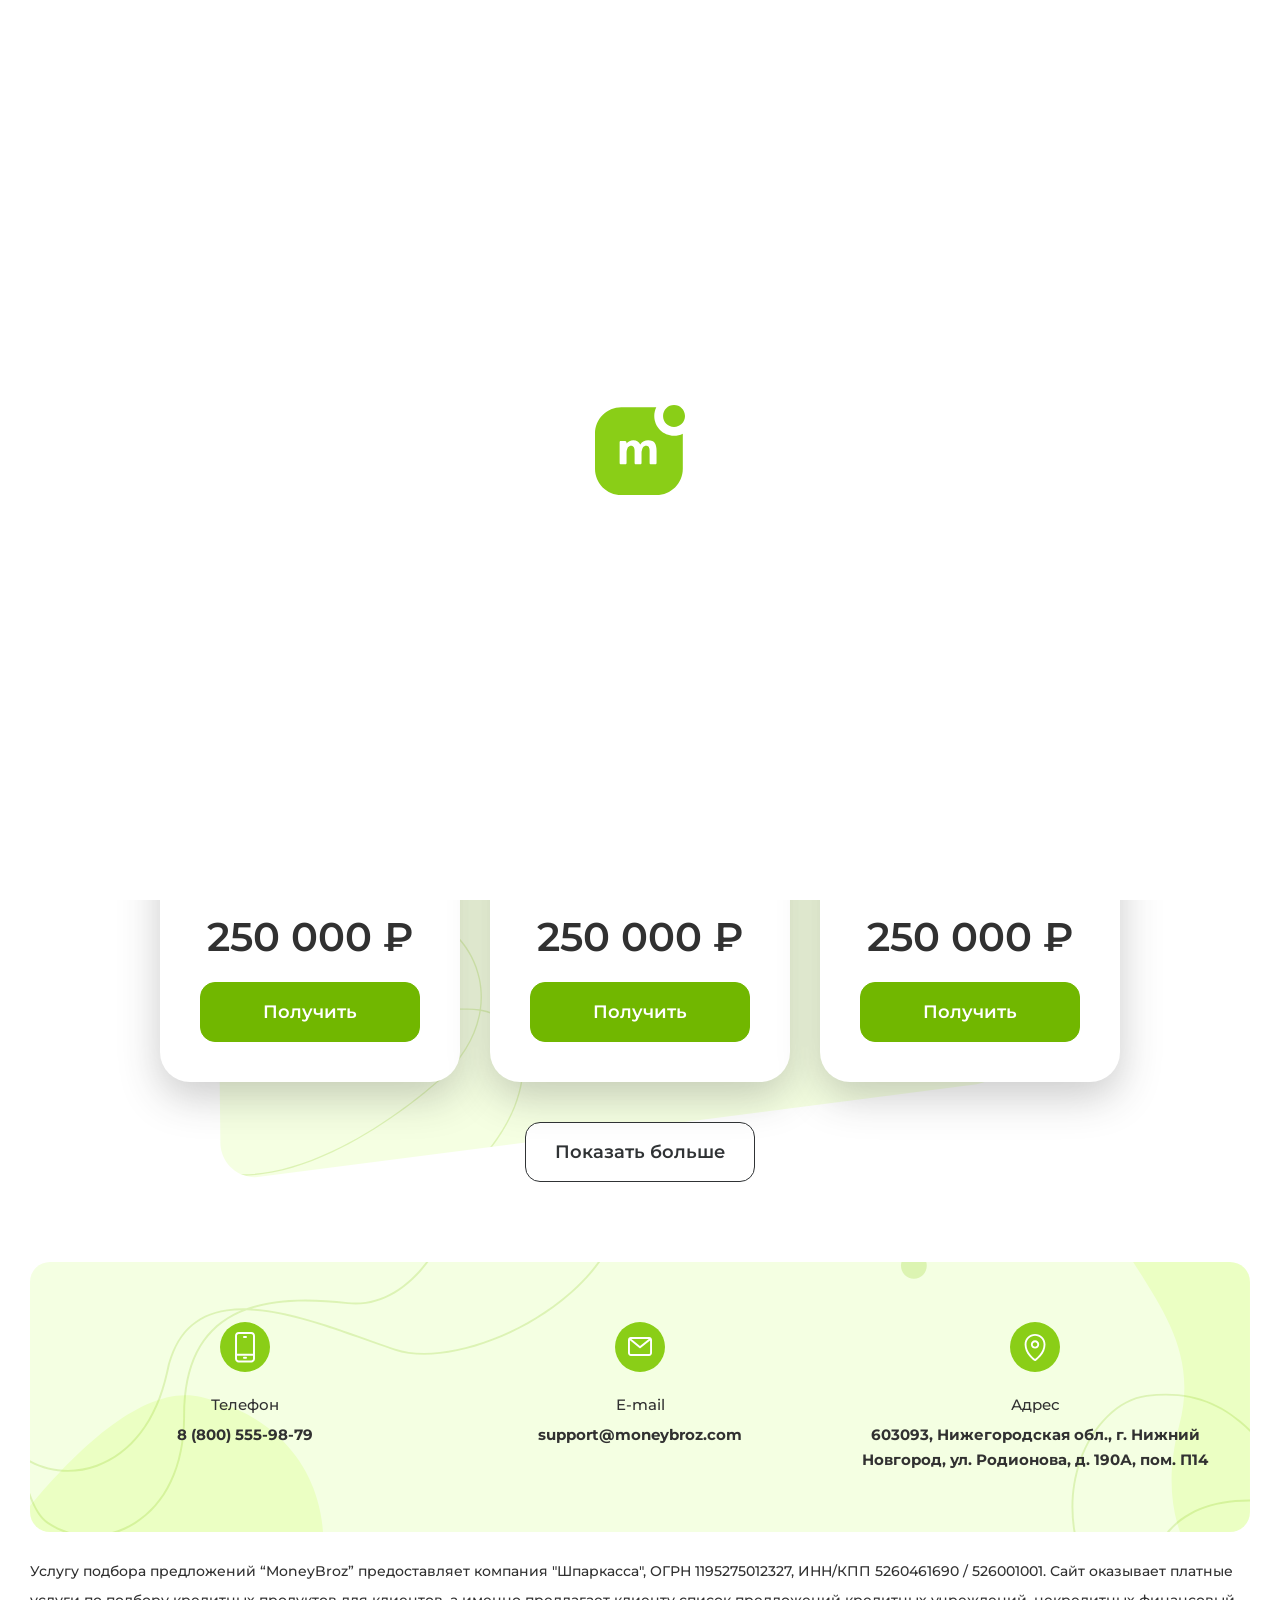
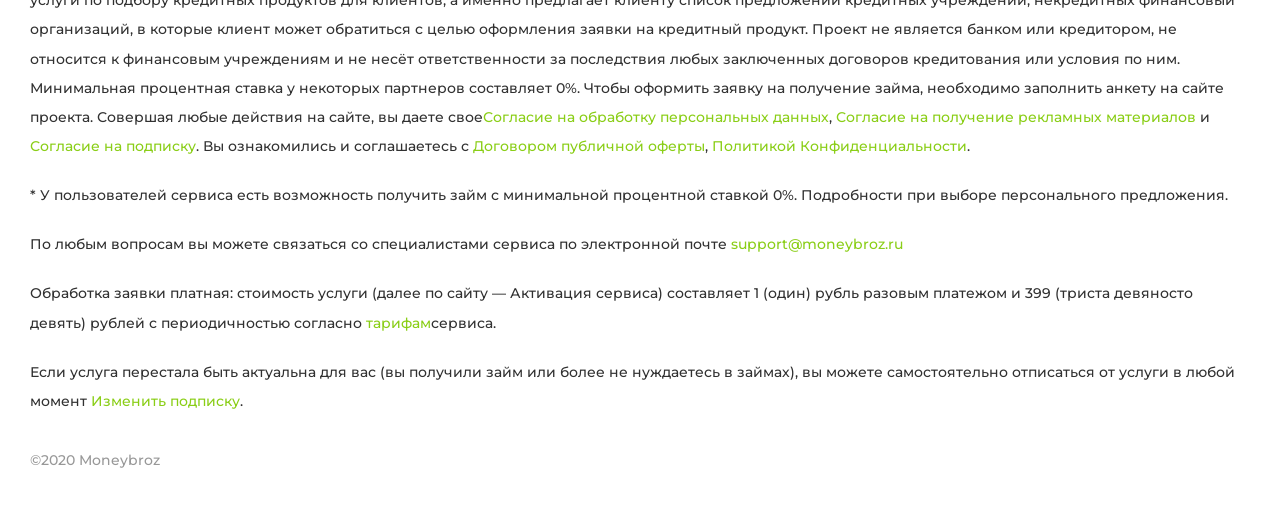
<file: loans.html>
<!doctype html>
<html lang="ru">
  <head>
    <meta charset="UTF-8">
    <meta name="viewport" content="width=device-width, initial-scale=1.0">
    <title>Займы</title>
    <meta property="description" content="description">
    <link rel="icon" href="/assets/images/favicon.svg">
    <script src="/assets/main.js" type="module"></script>
    <link rel="stylesheet" href="/assets/bundle.css">
  </head>
  <body>
    <div class="preloader is-visible" data-preloader="true" data-preloader-delay="2000">
      <svg viewBox="0 0 41 41" xmlns="http://www.w3.org/2000/svg" fill="none">
        <path id="logo_icon" d="M41 5C41 2.23858 38.7614 0 36 0C33.2386 0 31 2.23858 31 5C31 7.76142 33.2386 10 36 10C38.7614 10 41 7.76142 41 5ZM12 1L27.9355 1C27.3367 2.20496 27 3.56316 27 5C27 9.97056 31.0294 14 36 14C37.4368 14 38.795 13.6633 40 13.0645L40 29C40 35.6274 34.6274 41 28 41L12 41C5.37258 41 0 35.6274 0 29L0 13C0 6.37258 5.37258 1 12 1ZM14.38 26.42C14.38 26.8067 14.1867 27 13.8 27L11.8 27C11.6067 27 11.4617 26.9517 11.365 26.855C11.2683 26.7583 11.22 26.6133 11.22 26.42L11.22 16.96C11.22 16.7799 11.265 16.6432 11.355 16.55C11.4516 16.45 11.5999 16.4 11.8 16.4L13.66 16.4C13.98 16.4 14.2 16.5467 14.32 16.84L14.38 17.5C14.7 17.0467 15.13 16.7 15.67 16.46C16.21 16.22 16.8 16.1 17.44 16.1C18.2298 16.1 18.8981 16.2823 19.4449 16.6468C19.9227 16.9653 20.3078 17.4231 20.6 18.02C21.0267 17.3533 21.56 16.8633 22.2 16.55C22.84 16.2367 23.5067 16.08 24.2 16.08C24.96 16.08 25.5967 16.1967 26.11 16.43C26.4412 16.5805 26.7224 16.7783 26.9537 17.0232C27.0809 17.1578 27.193 17.3068 27.29 17.47C27.5633 17.93 27.7567 18.4467 27.87 19.02C27.9833 19.5933 28.04 20.2733 28.04 21.06L28.04 26.42C28.04 26.8067 27.8467 27 27.46 27L25.46 27C25.2667 27 25.1217 26.9517 25.025 26.855C24.9283 26.7583 24.88 26.6133 24.88 26.42L24.88 20.91C24.88 20.7967 24.87 20.6133 24.85 20.36C24.83 20.1067 24.8 19.9233 24.76 19.81C24.72 19.6967 24.6633 19.5467 24.59 19.36C24.5167 19.1733 24.4233 19.0367 24.31 18.95C24.1967 18.8633 24.0533 18.7867 23.88 18.72C23.7067 18.6533 23.5067 18.62 23.28 18.62C23 18.62 22.75 18.6733 22.53 18.78C22.31 18.8867 22.1367 19.0067 22.01 19.14C21.8833 19.2733 21.7667 19.4667 21.66 19.72C21.5533 19.9733 21.4767 20.18 21.43 20.34C21.3833 20.5 21.3267 20.7267 21.26 21.02C21.2333 21.1133 21.2133 21.18 21.2 21.22L21.2 26.42C21.2 26.8067 21.0067 27 20.62 27L18.62 27C18.4267 27 18.2817 26.9517 18.185 26.855C18.0883 26.7583 18.04 26.6133 18.04 26.42L18.04 21.48C18.04 21.1467 18.0367 20.8767 18.03 20.67C18.0233 20.4633 17.99 20.2167 17.93 19.93C17.87 19.6433 17.7867 19.4133 17.68 19.24C17.5733 19.0667 17.4133 18.92 17.2 18.8C16.9867 18.68 16.7333 18.62 16.44 18.62C16.1467 18.62 15.8833 18.6767 15.65 18.79C15.4167 18.9033 15.2367 19.03 15.11 19.17C14.9833 19.31 14.8667 19.51 14.76 19.77C14.6533 20.03 14.5833 20.2367 14.55 20.39C14.5167 20.5433 14.4733 20.76 14.42 21.04C14.4067 21.1333 14.3933 21.2067 14.38 21.26L14.38 26.42Z" fill="rgb(138,206,23)" fill-rule="evenodd"></path>
        <path id="logo_icon" d="M36 0C38.7614 0 41 2.23858 41 5C41 7.76142 38.7614 10 36 10C33.2386 10 31 7.76142 31 5C31 2.23858 33.2386 0 36 0ZM9.56045 2.26953Q10.7497 2 12 2L26.4556 2Q26.3657 2.28457 26.2936 2.57353Q26 3.75013 26 5Q26 6.1151 26.2364 7.17762Q26.4311 8.05303 26.7863 8.89276Q27.1447 9.74024 27.6424 10.496Q28.1987 11.3408 28.9289 12.0711Q29.6592 12.8013 30.5039 13.3576Q31.2597 13.8553 32.1072 14.2137Q32.947 14.5689 33.8225 14.7637Q34.885 15 36 15Q37.2499 15 38.4266 14.7063Q38.7155 14.6342 39 14.5444L39 29Q39 30.2504 38.7305 31.4396Q38.5174 32.3796 38.136 33.2814Q37.7466 34.202 37.2075 35.0245Q36.5908 35.9655 35.7782 36.7782Q34.9656 37.5907 34.0247 38.2074Q33.2021 38.7466 32.2814 39.136Q31.3796 39.5174 30.4396 39.7305Q29.2503 40 28 40L12 40Q10.7496 40 9.56039 39.7305Q8.62042 39.5174 7.71861 39.136Q6.79805 38.7466 5.97557 38.2076Q5.0345 37.5908 4.22183 36.7782Q3.40901 35.9654 2.79219 35.0241Q2.25331 34.2018 1.86402 33.2814Q1.48257 32.3795 1.26953 31.4395Q1 30.2503 1 29L1 13Q1 11.7497 1.26954 10.5604Q1.48258 9.62044 1.86402 8.71861Q2.25337 7.7981 2.79235 6.97566Q3.40912 6.03453 4.22183 5.22183Q5.03455 4.4091 5.97568 3.79234Q6.79811 3.25336 7.71861 2.86402Q8.62045 2.48258 9.56045 2.26953ZM39 13.4879C38.0617 13.8195 37.0519 14 36 14C31.0294 14 27 9.97056 27 5C27 3.94809 27.1805 2.93834 27.5121 2C27.6335 1.65662 27.7751 1.32281 27.9355 1L12 1C5.37258 1 0 6.37258 0 13L0 29C0 35.6274 5.37258 41 12 41L28 41C34.6274 41 40 35.6274 40 29L40 13.0645C39.6772 13.2249 39.3434 13.3665 39 13.4879ZM39.7071 3.46446Q40 4.17157 40 5Q40 5.82842 39.7071 6.53553Q39.4142 7.24264 38.8284 7.82843Q38.2426 8.41422 37.5355 8.70711Q36.8284 9 36 9Q35.1716 9 34.4645 8.70711Q33.7574 8.41422 33.1716 7.82843Q32.5858 7.24264 32.2929 6.53553Q32 5.82843 32 5Q32 4.17157 32.2929 3.46446Q32.5858 2.75736 33.1716 2.17157Q33.7574 1.58578 34.4645 1.29289Q35.1716 1 36 1Q36.8284 1 37.5355 1.29289Q38.2426 1.58578 38.8284 2.17157Q39.4142 2.75736 39.7071 3.46446ZM15.1568 27.2898Q15.38 26.9228 15.38 26.42L15.38 21.3644Q15.3938 21.2914 15.4064 21.2057Q15.4812 20.814 15.5272 20.6024Q15.5585 20.4583 15.6852 20.1496Q15.7788 19.9213 15.8515 19.8409Q15.9114 19.7748 16.0869 19.6895Q16.23 19.62 16.44 19.62Q16.618 19.62 16.7097 19.6716Q16.8041 19.7246 16.8283 19.7641Q16.8969 19.8756 16.9512 20.1349Q17.0233 20.4795 17.0305 20.7022Q17.04 20.9961 17.04 21.48L17.04 26.42Q17.04 26.9228 17.2632 27.2898Q17.3527 27.4369 17.4779 27.5621Q17.6031 27.6873 17.7502 27.7768Q18.1172 28 18.62 28L20.62 28Q21.1228 28 21.4898 27.7768Q21.6369 27.6874 21.7621 27.5621Q21.8874 27.4369 21.9768 27.2898Q22.2 26.9228 22.2 26.42L22.2 21.3692Q22.2102 21.3344 22.2215 21.2947L22.2291 21.2684L22.2351 21.2416Q22.3285 20.831 22.39 20.62Q22.4439 20.4351 22.5816 20.1081Q22.6708 19.8964 22.735 19.8288Q22.7998 19.7605 22.9663 19.6798Q23.0896 19.62 23.28 19.62Q23.4343 19.62 23.521 19.6533Q23.6023 19.6846 23.6544 19.7135Q23.6567 19.7192 23.6593 19.7257Q23.7628 19.9893 23.817 20.1428Q23.8334 20.1893 23.8531 20.4387Q23.88 20.7794 23.88 20.91L23.88 26.42Q23.88 26.9228 24.1032 27.2898Q24.1927 27.4369 24.3179 27.5621Q24.4431 27.6873 24.5902 27.7768Q24.9572 28 25.46 28L27.46 28Q27.9628 28 28.3298 27.7768Q28.4769 27.6874 28.6021 27.5621Q28.7274 27.4369 28.8168 27.2898Q29.04 26.9228 29.04 26.42L29.04 21.06Q29.04 19.7821 28.851 18.8261Q28.6476 17.7972 28.1497 16.9592Q27.9756 16.6662 27.7534 16.4158Q27.7177 16.3756 27.6807 16.3365Q27.6184 16.2705 27.5528 16.2079Q27.1117 15.7869 26.5238 15.5196Q25.5566 15.08 24.2 15.08Q23.704 15.08 23.2237 15.167Q22.4727 15.3031 21.7603 15.6519Q21.4968 15.7808 21.2533 15.9402Q20.95 16.1386 20.6776 16.3842Q20.4485 16.1446 20.1872 15.9478Q20.0954 15.8786 19.9996 15.8147Q19.8968 15.7462 19.7902 15.6842Q18.7848 15.1 17.44 15.1Q16.4231 15.1 15.5329 15.4358Q15.3969 15.4871 15.2639 15.5462Q15.0164 15.6562 14.7919 15.7897Q14.7183 15.7236 14.6372 15.6688Q14.2394 15.4 13.66 15.4L11.8 15.4Q11.2814 15.4 10.9087 15.6332Q10.7606 15.7259 10.6356 15.8554Q10.5142 15.9812 10.4282 16.1278Q10.22 16.4828 10.22 16.96L10.22 26.42Q10.22 26.9228 10.4432 27.2898Q10.5326 27.4369 10.6579 27.5621Q10.7831 27.6874 10.9302 27.7768Q11.2972 28 11.8 28L13.8 28Q14.3028 28 14.6698 27.7768Q14.8169 27.6874 14.9421 27.5621Q15.0674 27.4369 15.1568 27.2898ZM15.3066 16.6474C14.9335 16.8693 14.6246 17.1535 14.38 17.5L14.32 16.84C14.241 16.6469 14.1187 16.5174 13.953 16.4514C13.867 16.4171 13.7694 16.4 13.66 16.4L11.8 16.4C11.5999 16.4 11.4516 16.45 11.355 16.55C11.265 16.6432 11.22 16.7799 11.22 16.96L11.22 26.42C11.22 26.6133 11.2683 26.7583 11.365 26.855C11.4617 26.9517 11.6067 27 11.8 27L13.8 27Q14.09 27 14.235 26.855Q14.38 26.71 14.38 26.42L14.38 21.26C14.3933 21.2067 14.4067 21.1333 14.42 21.04C14.4733 20.76 14.5167 20.5433 14.55 20.39C14.5833 20.2367 14.6533 20.03 14.76 19.77C14.8667 19.51 14.9833 19.31 15.11 19.17C15.2367 19.03 15.4167 18.9033 15.65 18.79C15.8833 18.6767 16.1467 18.62 16.44 18.62C16.7333 18.62 16.9867 18.68 17.2 18.8C17.4133 18.92 17.5733 19.0667 17.68 19.24C17.7867 19.4133 17.87 19.6433 17.93 19.93C17.99 20.2167 18.0233 20.4633 18.03 20.67C18.0367 20.8767 18.04 21.1467 18.04 21.48L18.04 26.42Q18.04 26.71 18.185 26.855C18.2817 26.9517 18.4267 27 18.62 27L20.62 27C21.0067 27 21.2 26.8067 21.2 26.42L21.2 21.22C21.2133 21.18 21.2333 21.1133 21.26 21.02C21.3267 20.7267 21.3833 20.5 21.43 20.34C21.4767 20.18 21.5533 19.9733 21.66 19.72C21.7667 19.4667 21.8833 19.2733 22.01 19.14C22.1367 19.0067 22.31 18.8867 22.53 18.78C22.75 18.6733 23 18.62 23.28 18.62C23.5067 18.62 23.7067 18.6533 23.88 18.72C24.0533 18.7867 24.1967 18.8633 24.31 18.95C24.4233 19.0367 24.5167 19.1733 24.59 19.36C24.6633 19.5467 24.72 19.6967 24.76 19.81C24.8 19.9233 24.83 20.1067 24.85 20.36C24.87 20.6133 24.88 20.7967 24.88 20.91L24.88 26.42Q24.88 26.71 25.025 26.855C25.1217 26.9517 25.2667 27 25.46 27L27.46 27C27.8467 27 28.04 26.8067 28.04 26.42L28.04 21.06Q28.04 19.88 27.87 19.02C27.7567 18.4467 27.5633 17.93 27.29 17.47C27.193 17.3068 27.0809 17.1578 26.9537 17.0232C26.7224 16.7783 26.4412 16.5805 26.11 16.43C25.5967 16.1967 24.96 16.08 24.2 16.08C23.5067 16.08 22.84 16.2367 22.2 16.55C21.8656 16.7137 21.5604 16.9256 21.2843 17.1857C21.0319 17.4235 20.8038 17.7016 20.6 18.02C20.4317 17.6762 20.2326 17.3785 20.0027 17.1271C19.8334 16.942 19.6475 16.7819 19.4449 16.6468C18.8981 16.2823 18.2298 16.1 17.44 16.1Q16.5311 16.1 15.7567 16.4227Q15.7131 16.4408 15.67 16.46C15.5428 16.5165 15.4216 16.579 15.3066 16.6474Z" fill="rgb(151,151,151)" fill-opacity="0" fill-rule="evenodd"></path>
      </svg>
    </div>
    <div class="wrapper">
      <header class="header">
        <div class="header__content" data-header="true">
          <div class="header__container container">
            <a class="header__logo" href="/">
              <img src="/assets/images/logo/logo_01.svg" alt="Logo">
            </a>
            <nav class="header__navigation navigation" data-header-menu="true">
              <div class="navigation__container">
                <div class="navigation__scroll-content" data-custom-os="true">
                  <div class="navigation__body">
                    <div class="navigation__actions">
                      <button class="navigation__action button_transparent button" type="button">
                        <span>Войти</span>
                      </button>
                    </div>
                  </div>
                </div>
                <button class="button" type="button">
                  <span>Мои займы</span>
                </button>
              </div>
            </nav>
            <button class="header__menu-button" type="button" data-header-menu-button="true">
              <svg class="header__menu-icon">
                <use href="/assets/images/icons.svg#menu"></use>
              </svg>
              <svg class="header__close-icon">
                <use href="/assets/images/icons.svg#cross"></use>
              </svg>
            </button>
          </div>
        </div>
      </header>
      <main class="loans">
        <div class="loans__content content-grid">
          <div class="loans__header">
            <div class="title">
              <h1>Мы подобрали Вам займы</h1>
            </div>
            <p>Одновременно подайте заявку, как минимум, в 3 компании для гарантированного получения займа.</p>
          </div>
          <div class="loans__items">
            <article class="loan">
              <span class="loan__rate">Ставка 1% в день</span>
              <div class="loan__item-body">
                <img class="loan__logo" src="/assets/images/loans/logo_01.png" alt="loans logo">
                <strong class="loan__value">250 000 ₽</strong>
                <a class="loan__button button" href="#">
                  <span>Получить</span>
                </a>
              </div>
            </article>
            <article class="loan">
              <span class="loan__rate">Ставка 1% в день</span>
              <div class="loan__item-body">
                <img class="loan__logo" src="/assets/images/loans/logo_02.png" alt="loans logo">
                <strong class="loan__value">250 000 ₽</strong>
                <a class="loan__button button" href="#">
                  <span>Получить</span>
                </a>
              </div>
            </article>
            <article class="loan">
              <span class="loan__rate">Ставка 1% в день</span>
              <div class="loan__item-body">
                <img class="loan__logo" src="/assets/images/loans/logo_03.png" alt="loans logo">
                <strong class="loan__value">250 000 ₽</strong>
                <a class="loan__button button" href="#">
                  <span>Получить</span>
                </a>
              </div>
            </article>
            <article class="loan">
              <span class="loan__rate">Ставка 1% в день</span>
              <div class="loan__item-body">
                <img class="loan__logo" src="/assets/images/loans/logo_04.png" alt="loans logo">
                <strong class="loan__value">250 000 ₽</strong>
                <a class="loan__button button" href="#">
                  <span>Получить</span>
                </a>
              </div>
            </article>
            <article class="loan">
              <span class="loan__rate">Ставка 1% в день</span>
              <div class="loan__item-body">
                <img class="loan__logo" src="/assets/images/loans/logo_05.png" alt="loans logo">
                <strong class="loan__value">250 000 ₽</strong>
                <a class="loan__button button" href="#">
                  <span>Получить</span>
                </a>
              </div>
            </article>
            <article class="loan">
              <span class="loan__rate">Ставка 1% в день</span>
              <div class="loan__item-body">
                <img class="loan__logo" src="/assets/images/loans/logo_06.png" alt="loans logo">
                <strong class="loan__value">250 000 ₽</strong>
                <a class="loan__button button" href="#">
                  <span>Получить</span>
                </a>
              </div>
            </article>
          </div>
          <button class="loans__button-more button_transparent button" type="button">
            <span>Показать больше</span>
          </button>
        </div>
      </main>
      <div class="footer">
        <div class="footer__content content-grid">
          <div class="footer__contacts">
            <div class="footer__contact">
              <img src="/assets/images/footer/icon_01.svg" alt="icon">
              <div class="footer__contact-group">
                <span>Телефон</span>
                <a href="tel:8 (800) 555-98-79">8 (800) 555-98-79</a>
              </div>
            </div>
            <div class="footer__contact">
              <img src="/assets/images/footer/icon_02.svg" alt="icon">
              <div class="footer__contact-group">
                <span>E-mail</span>
                <a href="mailto:support@moneybroz.сom">support@moneybroz.сom</a>
              </div>
            </div>
            <div class="footer__contact">
              <img src="/assets/images/footer/icon_03.svg" alt="icon">
              <div class="footer__contact-group">
                <span>Адрес</span>
                <a href="/">603093, Нижегородская обл., г. Нижний Новгород, ул. Родионова, д. 190А, пом. П14</a>
              </div>
            </div>
          </div>
          <div class="footer__info">
            <p>Услугу подбора предложений “MoneyBroz” предоставляет компания &quot;Шпаркасса&quot;, ОГРН 1195275012327, ИНН/КПП 5260461690 / 526001001. Сайт оказывает платные услуги по подбору кредитных продуктов для клиентов, а именно предлагает клиенту список предложений кредитных учреждений, некредитных финансовый организаций, в которые клиент может обратиться с целью оформления заявки на кредитный продукт. Проект не является банком или кредитором, не относится к финансовым учреждениям и не несёт ответственности за последствия любых заключенных договоров кредитования или условия по ним. Минимальная процентная ставка у некоторых партнеров составляет 0%. Чтобы оформить заявку на получение займа, необходимо заполнить анкету на сайте проекта. Совершая любые действия на сайте, вы даете свое<a href="/">Согласие на обработку персональных данных</a>,<!-- -->
              <a href="/">Согласие на получение рекламных материалов</a> и<!-- -->
              <a href="/">Согласие на подписку</a>. Вы ознакомились и соглашаетесь с <a href="/">Договором публичной оферты</a>,<!-- -->
              <a href="/">Политикой Конфиденциальности</a>.
            </p>
            <p>* У пользователей сервиса есть возможность получить займ с минимальной процентной ставкой 0%. Подробности при выборе персонального предложения.</p>
            <p>По любым вопросам вы можете связаться со специалистами сервиса по электронной почте <a href="/">support@moneybroz.ru</a>
            </p>
            <p>Обработка заявки платная: стоимость услуги (далее по сайту — Активация сервиса) составляет 1 (один) рубль разовым платежом и 399 (триста девяносто девять) рублей с периодичностью согласно<!-- -->
              <a href="/">тарифам</a>сервиса.
            </p>
            <p>Если услуга перестала быть актуальна для вас (вы получили займ или более не нуждаетесь в займах), вы можете самостоятельно отписаться от услуги в любой момент <a href="/">Изменить подписку</a>.</p>
          </div>
          <div class="footer__copyright">
            <span>©2020 Moneybroz</span>
          </div>
        </div>
      </div>
    </div>
  </body>
</html>
</file>
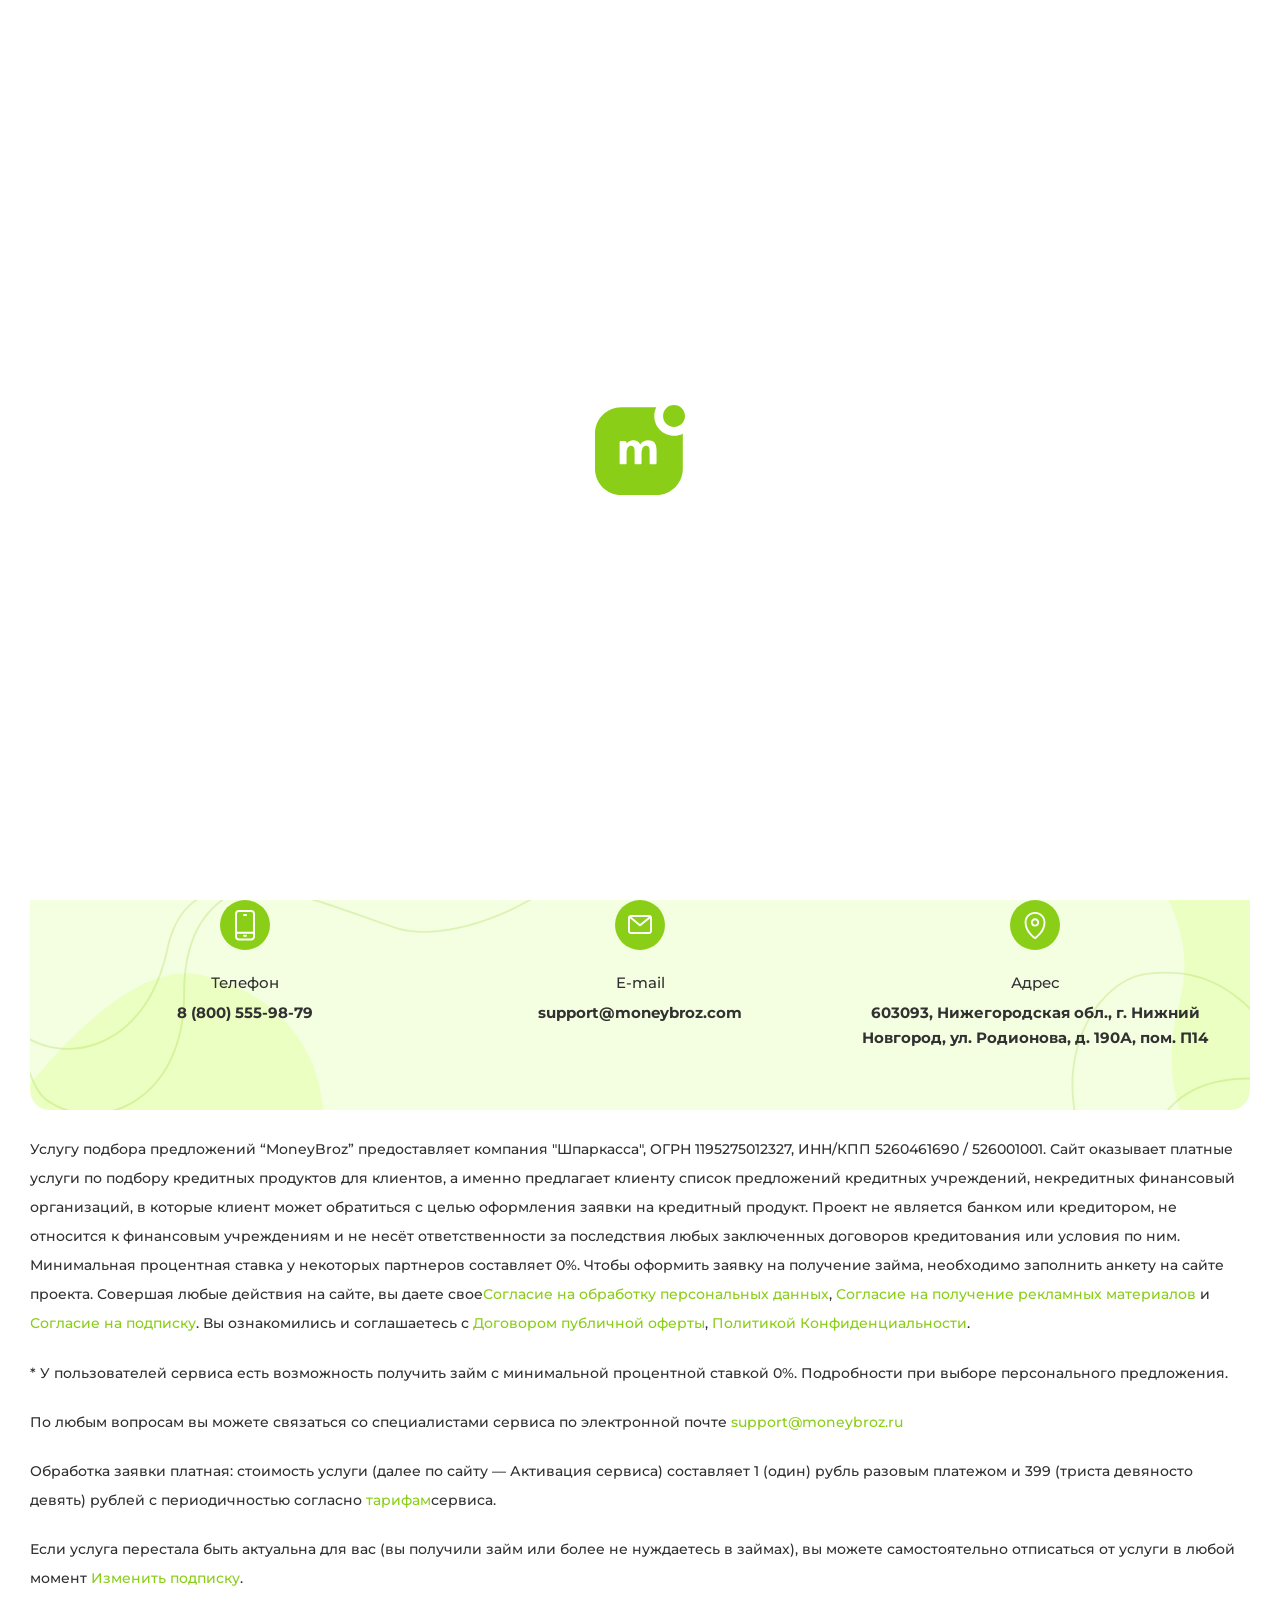
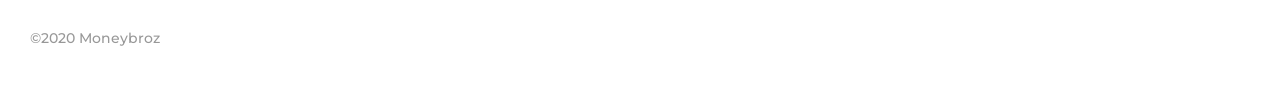
<file: login.html>
<!doctype html>
<html lang="ru">
  <head>
    <meta charset="UTF-8">
    <meta name="viewport" content="width=device-width, initial-scale=1.0">
    <title>Вход</title>
    <meta property="description" content="description">
    <link rel="icon" href="/assets/images/favicon.svg">
    <script src="/assets/main.js" type="module"></script>
    <link rel="stylesheet" href="/assets/bundle.css">
  </head>
  <body>
    <div class="preloader is-visible" data-preloader="true" data-preloader-delay="2000">
      <svg viewBox="0 0 41 41" xmlns="http://www.w3.org/2000/svg" fill="none">
        <path id="logo_icon" d="M41 5C41 2.23858 38.7614 0 36 0C33.2386 0 31 2.23858 31 5C31 7.76142 33.2386 10 36 10C38.7614 10 41 7.76142 41 5ZM12 1L27.9355 1C27.3367 2.20496 27 3.56316 27 5C27 9.97056 31.0294 14 36 14C37.4368 14 38.795 13.6633 40 13.0645L40 29C40 35.6274 34.6274 41 28 41L12 41C5.37258 41 0 35.6274 0 29L0 13C0 6.37258 5.37258 1 12 1ZM14.38 26.42C14.38 26.8067 14.1867 27 13.8 27L11.8 27C11.6067 27 11.4617 26.9517 11.365 26.855C11.2683 26.7583 11.22 26.6133 11.22 26.42L11.22 16.96C11.22 16.7799 11.265 16.6432 11.355 16.55C11.4516 16.45 11.5999 16.4 11.8 16.4L13.66 16.4C13.98 16.4 14.2 16.5467 14.32 16.84L14.38 17.5C14.7 17.0467 15.13 16.7 15.67 16.46C16.21 16.22 16.8 16.1 17.44 16.1C18.2298 16.1 18.8981 16.2823 19.4449 16.6468C19.9227 16.9653 20.3078 17.4231 20.6 18.02C21.0267 17.3533 21.56 16.8633 22.2 16.55C22.84 16.2367 23.5067 16.08 24.2 16.08C24.96 16.08 25.5967 16.1967 26.11 16.43C26.4412 16.5805 26.7224 16.7783 26.9537 17.0232C27.0809 17.1578 27.193 17.3068 27.29 17.47C27.5633 17.93 27.7567 18.4467 27.87 19.02C27.9833 19.5933 28.04 20.2733 28.04 21.06L28.04 26.42C28.04 26.8067 27.8467 27 27.46 27L25.46 27C25.2667 27 25.1217 26.9517 25.025 26.855C24.9283 26.7583 24.88 26.6133 24.88 26.42L24.88 20.91C24.88 20.7967 24.87 20.6133 24.85 20.36C24.83 20.1067 24.8 19.9233 24.76 19.81C24.72 19.6967 24.6633 19.5467 24.59 19.36C24.5167 19.1733 24.4233 19.0367 24.31 18.95C24.1967 18.8633 24.0533 18.7867 23.88 18.72C23.7067 18.6533 23.5067 18.62 23.28 18.62C23 18.62 22.75 18.6733 22.53 18.78C22.31 18.8867 22.1367 19.0067 22.01 19.14C21.8833 19.2733 21.7667 19.4667 21.66 19.72C21.5533 19.9733 21.4767 20.18 21.43 20.34C21.3833 20.5 21.3267 20.7267 21.26 21.02C21.2333 21.1133 21.2133 21.18 21.2 21.22L21.2 26.42C21.2 26.8067 21.0067 27 20.62 27L18.62 27C18.4267 27 18.2817 26.9517 18.185 26.855C18.0883 26.7583 18.04 26.6133 18.04 26.42L18.04 21.48C18.04 21.1467 18.0367 20.8767 18.03 20.67C18.0233 20.4633 17.99 20.2167 17.93 19.93C17.87 19.6433 17.7867 19.4133 17.68 19.24C17.5733 19.0667 17.4133 18.92 17.2 18.8C16.9867 18.68 16.7333 18.62 16.44 18.62C16.1467 18.62 15.8833 18.6767 15.65 18.79C15.4167 18.9033 15.2367 19.03 15.11 19.17C14.9833 19.31 14.8667 19.51 14.76 19.77C14.6533 20.03 14.5833 20.2367 14.55 20.39C14.5167 20.5433 14.4733 20.76 14.42 21.04C14.4067 21.1333 14.3933 21.2067 14.38 21.26L14.38 26.42Z" fill="rgb(138,206,23)" fill-rule="evenodd"></path>
        <path id="logo_icon" d="M36 0C38.7614 0 41 2.23858 41 5C41 7.76142 38.7614 10 36 10C33.2386 10 31 7.76142 31 5C31 2.23858 33.2386 0 36 0ZM9.56045 2.26953Q10.7497 2 12 2L26.4556 2Q26.3657 2.28457 26.2936 2.57353Q26 3.75013 26 5Q26 6.1151 26.2364 7.17762Q26.4311 8.05303 26.7863 8.89276Q27.1447 9.74024 27.6424 10.496Q28.1987 11.3408 28.9289 12.0711Q29.6592 12.8013 30.5039 13.3576Q31.2597 13.8553 32.1072 14.2137Q32.947 14.5689 33.8225 14.7637Q34.885 15 36 15Q37.2499 15 38.4266 14.7063Q38.7155 14.6342 39 14.5444L39 29Q39 30.2504 38.7305 31.4396Q38.5174 32.3796 38.136 33.2814Q37.7466 34.202 37.2075 35.0245Q36.5908 35.9655 35.7782 36.7782Q34.9656 37.5907 34.0247 38.2074Q33.2021 38.7466 32.2814 39.136Q31.3796 39.5174 30.4396 39.7305Q29.2503 40 28 40L12 40Q10.7496 40 9.56039 39.7305Q8.62042 39.5174 7.71861 39.136Q6.79805 38.7466 5.97557 38.2076Q5.0345 37.5908 4.22183 36.7782Q3.40901 35.9654 2.79219 35.0241Q2.25331 34.2018 1.86402 33.2814Q1.48257 32.3795 1.26953 31.4395Q1 30.2503 1 29L1 13Q1 11.7497 1.26954 10.5604Q1.48258 9.62044 1.86402 8.71861Q2.25337 7.7981 2.79235 6.97566Q3.40912 6.03453 4.22183 5.22183Q5.03455 4.4091 5.97568 3.79234Q6.79811 3.25336 7.71861 2.86402Q8.62045 2.48258 9.56045 2.26953ZM39 13.4879C38.0617 13.8195 37.0519 14 36 14C31.0294 14 27 9.97056 27 5C27 3.94809 27.1805 2.93834 27.5121 2C27.6335 1.65662 27.7751 1.32281 27.9355 1L12 1C5.37258 1 0 6.37258 0 13L0 29C0 35.6274 5.37258 41 12 41L28 41C34.6274 41 40 35.6274 40 29L40 13.0645C39.6772 13.2249 39.3434 13.3665 39 13.4879ZM39.7071 3.46446Q40 4.17157 40 5Q40 5.82842 39.7071 6.53553Q39.4142 7.24264 38.8284 7.82843Q38.2426 8.41422 37.5355 8.70711Q36.8284 9 36 9Q35.1716 9 34.4645 8.70711Q33.7574 8.41422 33.1716 7.82843Q32.5858 7.24264 32.2929 6.53553Q32 5.82843 32 5Q32 4.17157 32.2929 3.46446Q32.5858 2.75736 33.1716 2.17157Q33.7574 1.58578 34.4645 1.29289Q35.1716 1 36 1Q36.8284 1 37.5355 1.29289Q38.2426 1.58578 38.8284 2.17157Q39.4142 2.75736 39.7071 3.46446ZM15.1568 27.2898Q15.38 26.9228 15.38 26.42L15.38 21.3644Q15.3938 21.2914 15.4064 21.2057Q15.4812 20.814 15.5272 20.6024Q15.5585 20.4583 15.6852 20.1496Q15.7788 19.9213 15.8515 19.8409Q15.9114 19.7748 16.0869 19.6895Q16.23 19.62 16.44 19.62Q16.618 19.62 16.7097 19.6716Q16.8041 19.7246 16.8283 19.7641Q16.8969 19.8756 16.9512 20.1349Q17.0233 20.4795 17.0305 20.7022Q17.04 20.9961 17.04 21.48L17.04 26.42Q17.04 26.9228 17.2632 27.2898Q17.3527 27.4369 17.4779 27.5621Q17.6031 27.6873 17.7502 27.7768Q18.1172 28 18.62 28L20.62 28Q21.1228 28 21.4898 27.7768Q21.6369 27.6874 21.7621 27.5621Q21.8874 27.4369 21.9768 27.2898Q22.2 26.9228 22.2 26.42L22.2 21.3692Q22.2102 21.3344 22.2215 21.2947L22.2291 21.2684L22.2351 21.2416Q22.3285 20.831 22.39 20.62Q22.4439 20.4351 22.5816 20.1081Q22.6708 19.8964 22.735 19.8288Q22.7998 19.7605 22.9663 19.6798Q23.0896 19.62 23.28 19.62Q23.4343 19.62 23.521 19.6533Q23.6023 19.6846 23.6544 19.7135Q23.6567 19.7192 23.6593 19.7257Q23.7628 19.9893 23.817 20.1428Q23.8334 20.1893 23.8531 20.4387Q23.88 20.7794 23.88 20.91L23.88 26.42Q23.88 26.9228 24.1032 27.2898Q24.1927 27.4369 24.3179 27.5621Q24.4431 27.6873 24.5902 27.7768Q24.9572 28 25.46 28L27.46 28Q27.9628 28 28.3298 27.7768Q28.4769 27.6874 28.6021 27.5621Q28.7274 27.4369 28.8168 27.2898Q29.04 26.9228 29.04 26.42L29.04 21.06Q29.04 19.7821 28.851 18.8261Q28.6476 17.7972 28.1497 16.9592Q27.9756 16.6662 27.7534 16.4158Q27.7177 16.3756 27.6807 16.3365Q27.6184 16.2705 27.5528 16.2079Q27.1117 15.7869 26.5238 15.5196Q25.5566 15.08 24.2 15.08Q23.704 15.08 23.2237 15.167Q22.4727 15.3031 21.7603 15.6519Q21.4968 15.7808 21.2533 15.9402Q20.95 16.1386 20.6776 16.3842Q20.4485 16.1446 20.1872 15.9478Q20.0954 15.8786 19.9996 15.8147Q19.8968 15.7462 19.7902 15.6842Q18.7848 15.1 17.44 15.1Q16.4231 15.1 15.5329 15.4358Q15.3969 15.4871 15.2639 15.5462Q15.0164 15.6562 14.7919 15.7897Q14.7183 15.7236 14.6372 15.6688Q14.2394 15.4 13.66 15.4L11.8 15.4Q11.2814 15.4 10.9087 15.6332Q10.7606 15.7259 10.6356 15.8554Q10.5142 15.9812 10.4282 16.1278Q10.22 16.4828 10.22 16.96L10.22 26.42Q10.22 26.9228 10.4432 27.2898Q10.5326 27.4369 10.6579 27.5621Q10.7831 27.6874 10.9302 27.7768Q11.2972 28 11.8 28L13.8 28Q14.3028 28 14.6698 27.7768Q14.8169 27.6874 14.9421 27.5621Q15.0674 27.4369 15.1568 27.2898ZM15.3066 16.6474C14.9335 16.8693 14.6246 17.1535 14.38 17.5L14.32 16.84C14.241 16.6469 14.1187 16.5174 13.953 16.4514C13.867 16.4171 13.7694 16.4 13.66 16.4L11.8 16.4C11.5999 16.4 11.4516 16.45 11.355 16.55C11.265 16.6432 11.22 16.7799 11.22 16.96L11.22 26.42C11.22 26.6133 11.2683 26.7583 11.365 26.855C11.4617 26.9517 11.6067 27 11.8 27L13.8 27Q14.09 27 14.235 26.855Q14.38 26.71 14.38 26.42L14.38 21.26C14.3933 21.2067 14.4067 21.1333 14.42 21.04C14.4733 20.76 14.5167 20.5433 14.55 20.39C14.5833 20.2367 14.6533 20.03 14.76 19.77C14.8667 19.51 14.9833 19.31 15.11 19.17C15.2367 19.03 15.4167 18.9033 15.65 18.79C15.8833 18.6767 16.1467 18.62 16.44 18.62C16.7333 18.62 16.9867 18.68 17.2 18.8C17.4133 18.92 17.5733 19.0667 17.68 19.24C17.7867 19.4133 17.87 19.6433 17.93 19.93C17.99 20.2167 18.0233 20.4633 18.03 20.67C18.0367 20.8767 18.04 21.1467 18.04 21.48L18.04 26.42Q18.04 26.71 18.185 26.855C18.2817 26.9517 18.4267 27 18.62 27L20.62 27C21.0067 27 21.2 26.8067 21.2 26.42L21.2 21.22C21.2133 21.18 21.2333 21.1133 21.26 21.02C21.3267 20.7267 21.3833 20.5 21.43 20.34C21.4767 20.18 21.5533 19.9733 21.66 19.72C21.7667 19.4667 21.8833 19.2733 22.01 19.14C22.1367 19.0067 22.31 18.8867 22.53 18.78C22.75 18.6733 23 18.62 23.28 18.62C23.5067 18.62 23.7067 18.6533 23.88 18.72C24.0533 18.7867 24.1967 18.8633 24.31 18.95C24.4233 19.0367 24.5167 19.1733 24.59 19.36C24.6633 19.5467 24.72 19.6967 24.76 19.81C24.8 19.9233 24.83 20.1067 24.85 20.36C24.87 20.6133 24.88 20.7967 24.88 20.91L24.88 26.42Q24.88 26.71 25.025 26.855C25.1217 26.9517 25.2667 27 25.46 27L27.46 27C27.8467 27 28.04 26.8067 28.04 26.42L28.04 21.06Q28.04 19.88 27.87 19.02C27.7567 18.4467 27.5633 17.93 27.29 17.47C27.193 17.3068 27.0809 17.1578 26.9537 17.0232C26.7224 16.7783 26.4412 16.5805 26.11 16.43C25.5967 16.1967 24.96 16.08 24.2 16.08C23.5067 16.08 22.84 16.2367 22.2 16.55C21.8656 16.7137 21.5604 16.9256 21.2843 17.1857C21.0319 17.4235 20.8038 17.7016 20.6 18.02C20.4317 17.6762 20.2326 17.3785 20.0027 17.1271C19.8334 16.942 19.6475 16.7819 19.4449 16.6468C18.8981 16.2823 18.2298 16.1 17.44 16.1Q16.5311 16.1 15.7567 16.4227Q15.7131 16.4408 15.67 16.46C15.5428 16.5165 15.4216 16.579 15.3066 16.6474Z" fill="rgb(151,151,151)" fill-opacity="0" fill-rule="evenodd"></path>
      </svg>
    </div>
    <div class="wrapper">
      <header class="header">
        <div class="header__content" data-header="true">
          <div class="header__container container">
            <a class="header__logo" href="/">
              <img src="/assets/images/logo/logo_01.svg" alt="Logo">
            </a>
            <nav class="header__navigation navigation" data-header-menu="true">
              <div class="navigation__container">
                <div class="navigation__scroll-content" data-custom-os="true">
                  <div class="navigation__body">
                    <div class="navigation__actions">
                      <button class="navigation__action button_transparent button" type="button">
                        <span>Войти</span>
                      </button>
                    </div>
                  </div>
                </div>
                <button class="button" type="button">
                  <span>Мои займы</span>
                </button>
              </div>
            </nav>
            <button class="header__menu-button" type="button" data-header-menu-button="true">
              <svg class="header__menu-icon">
                <use href="/assets/images/icons.svg#menu"></use>
              </svg>
              <svg class="header__close-icon">
                <use href="/assets/images/icons.svg#cross"></use>
              </svg>
            </button>
          </div>
        </div>
      </header>
      <main class="base">
        <div class="base__content content-grid">
          <div class="base__wrapper">
            <div class="base__header">
              <div class="title title_no-accent">
                <h1>Вход в личный кабинет</h1>
              </div>
            </div>
            <form class="base__form">
              <div class="base__inputs">
                <div class="input" data-input="true" data-input-default="true">
                  <span class="input__label">Номер телефона *</span>
                  <label class="input__wrapper" aria-label="Номер телефона *">
                    <div class="input__group">
                      <input class="input__target" type="tel" data-input-target="true">
                    </div>
                    <button class="input__reset" type="button" data-input-reset="true">
                      <svg class="input__icon">
                        <use href="/assets/images/icons.svg#cross"></use>
                      </svg>
                    </button>
                  </label>
                </div>
              </div>
              <img src="/assets/images/captcha-example.png" alt="captcha">
              <button disabled="" class="button" type="button">
                <span>Получить код по SMS</span>
              </button>
            </form>
          </div>
        </div>
      </main>
      <div class="footer">
        <div class="footer__content content-grid">
          <div class="footer__contacts">
            <div class="footer__contact">
              <img src="/assets/images/footer/icon_01.svg" alt="icon">
              <div class="footer__contact-group">
                <span>Телефон</span>
                <a href="tel:8 (800) 555-98-79">8 (800) 555-98-79</a>
              </div>
            </div>
            <div class="footer__contact">
              <img src="/assets/images/footer/icon_02.svg" alt="icon">
              <div class="footer__contact-group">
                <span>E-mail</span>
                <a href="mailto:support@moneybroz.сom">support@moneybroz.сom</a>
              </div>
            </div>
            <div class="footer__contact">
              <img src="/assets/images/footer/icon_03.svg" alt="icon">
              <div class="footer__contact-group">
                <span>Адрес</span>
                <a href="/">603093, Нижегородская обл., г. Нижний Новгород, ул. Родионова, д. 190А, пом. П14</a>
              </div>
            </div>
          </div>
          <div class="footer__info">
            <p>Услугу подбора предложений “MoneyBroz” предоставляет компания &quot;Шпаркасса&quot;, ОГРН 1195275012327, ИНН/КПП 5260461690 / 526001001. Сайт оказывает платные услуги по подбору кредитных продуктов для клиентов, а именно предлагает клиенту список предложений кредитных учреждений, некредитных финансовый организаций, в которые клиент может обратиться с целью оформления заявки на кредитный продукт. Проект не является банком или кредитором, не относится к финансовым учреждениям и не несёт ответственности за последствия любых заключенных договоров кредитования или условия по ним. Минимальная процентная ставка у некоторых партнеров составляет 0%. Чтобы оформить заявку на получение займа, необходимо заполнить анкету на сайте проекта. Совершая любые действия на сайте, вы даете свое<a href="/">Согласие на обработку персональных данных</a>,<!-- -->
              <a href="/">Согласие на получение рекламных материалов</a> и<!-- -->
              <a href="/">Согласие на подписку</a>. Вы ознакомились и соглашаетесь с <a href="/">Договором публичной оферты</a>,<!-- -->
              <a href="/">Политикой Конфиденциальности</a>.
            </p>
            <p>* У пользователей сервиса есть возможность получить займ с минимальной процентной ставкой 0%. Подробности при выборе персонального предложения.</p>
            <p>По любым вопросам вы можете связаться со специалистами сервиса по электронной почте <a href="/">support@moneybroz.ru</a>
            </p>
            <p>Обработка заявки платная: стоимость услуги (далее по сайту — Активация сервиса) составляет 1 (один) рубль разовым платежом и 399 (триста девяносто девять) рублей с периодичностью согласно<!-- -->
              <a href="/">тарифам</a>сервиса.
            </p>
            <p>Если услуга перестала быть актуальна для вас (вы получили займ или более не нуждаетесь в займах), вы можете самостоятельно отписаться от услуги в любой момент <a href="/">Изменить подписку</a>.</p>
          </div>
          <div class="footer__copyright">
            <span>©2020 Moneybroz</span>
          </div>
        </div>
      </div>
    </div>
  </body>
</html>
</file>
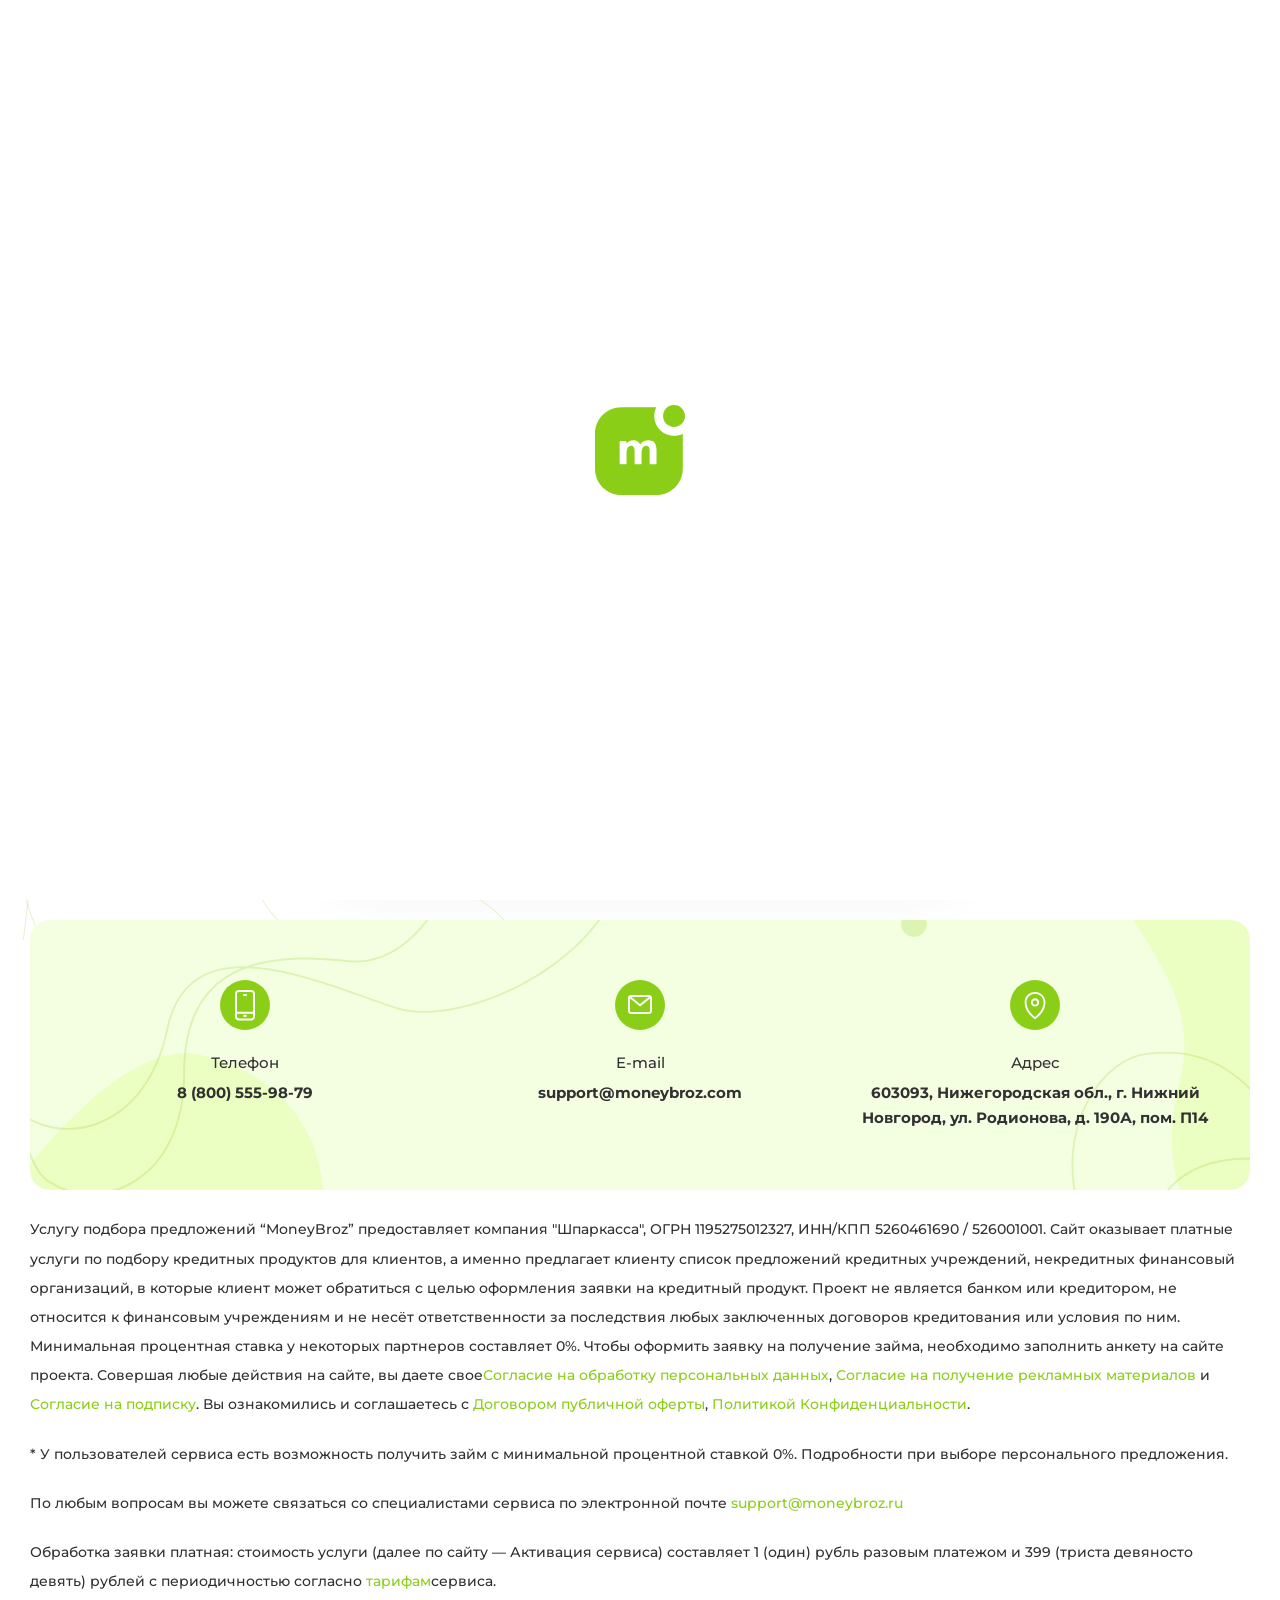
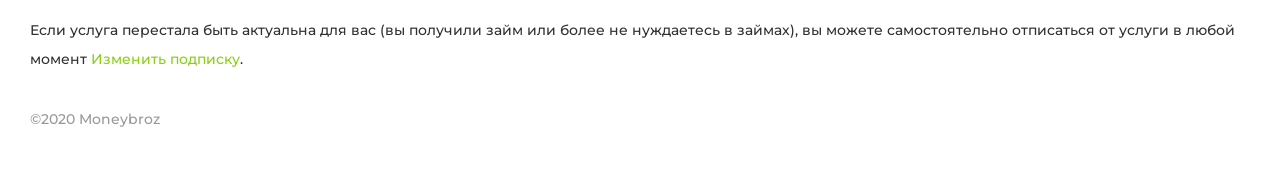
<file: registration.html>
<!doctype html>
<html lang="ru">
  <head>
    <meta charset="UTF-8">
    <meta name="viewport" content="width=device-width, initial-scale=1.0">
    <title>Оформление</title>
    <meta property="description" content="description">
    <link rel="icon" href="/assets/images/favicon.svg">
    <script src="/assets/main.js" type="module"></script>
    <link rel="stylesheet" href="/assets/bundle.css">
  </head>
  <body>
    <div class="preloader is-visible" data-preloader="true" data-preloader-delay="2000">
      <svg viewBox="0 0 41 41" xmlns="http://www.w3.org/2000/svg" fill="none">
        <path id="logo_icon" d="M41 5C41 2.23858 38.7614 0 36 0C33.2386 0 31 2.23858 31 5C31 7.76142 33.2386 10 36 10C38.7614 10 41 7.76142 41 5ZM12 1L27.9355 1C27.3367 2.20496 27 3.56316 27 5C27 9.97056 31.0294 14 36 14C37.4368 14 38.795 13.6633 40 13.0645L40 29C40 35.6274 34.6274 41 28 41L12 41C5.37258 41 0 35.6274 0 29L0 13C0 6.37258 5.37258 1 12 1ZM14.38 26.42C14.38 26.8067 14.1867 27 13.8 27L11.8 27C11.6067 27 11.4617 26.9517 11.365 26.855C11.2683 26.7583 11.22 26.6133 11.22 26.42L11.22 16.96C11.22 16.7799 11.265 16.6432 11.355 16.55C11.4516 16.45 11.5999 16.4 11.8 16.4L13.66 16.4C13.98 16.4 14.2 16.5467 14.32 16.84L14.38 17.5C14.7 17.0467 15.13 16.7 15.67 16.46C16.21 16.22 16.8 16.1 17.44 16.1C18.2298 16.1 18.8981 16.2823 19.4449 16.6468C19.9227 16.9653 20.3078 17.4231 20.6 18.02C21.0267 17.3533 21.56 16.8633 22.2 16.55C22.84 16.2367 23.5067 16.08 24.2 16.08C24.96 16.08 25.5967 16.1967 26.11 16.43C26.4412 16.5805 26.7224 16.7783 26.9537 17.0232C27.0809 17.1578 27.193 17.3068 27.29 17.47C27.5633 17.93 27.7567 18.4467 27.87 19.02C27.9833 19.5933 28.04 20.2733 28.04 21.06L28.04 26.42C28.04 26.8067 27.8467 27 27.46 27L25.46 27C25.2667 27 25.1217 26.9517 25.025 26.855C24.9283 26.7583 24.88 26.6133 24.88 26.42L24.88 20.91C24.88 20.7967 24.87 20.6133 24.85 20.36C24.83 20.1067 24.8 19.9233 24.76 19.81C24.72 19.6967 24.6633 19.5467 24.59 19.36C24.5167 19.1733 24.4233 19.0367 24.31 18.95C24.1967 18.8633 24.0533 18.7867 23.88 18.72C23.7067 18.6533 23.5067 18.62 23.28 18.62C23 18.62 22.75 18.6733 22.53 18.78C22.31 18.8867 22.1367 19.0067 22.01 19.14C21.8833 19.2733 21.7667 19.4667 21.66 19.72C21.5533 19.9733 21.4767 20.18 21.43 20.34C21.3833 20.5 21.3267 20.7267 21.26 21.02C21.2333 21.1133 21.2133 21.18 21.2 21.22L21.2 26.42C21.2 26.8067 21.0067 27 20.62 27L18.62 27C18.4267 27 18.2817 26.9517 18.185 26.855C18.0883 26.7583 18.04 26.6133 18.04 26.42L18.04 21.48C18.04 21.1467 18.0367 20.8767 18.03 20.67C18.0233 20.4633 17.99 20.2167 17.93 19.93C17.87 19.6433 17.7867 19.4133 17.68 19.24C17.5733 19.0667 17.4133 18.92 17.2 18.8C16.9867 18.68 16.7333 18.62 16.44 18.62C16.1467 18.62 15.8833 18.6767 15.65 18.79C15.4167 18.9033 15.2367 19.03 15.11 19.17C14.9833 19.31 14.8667 19.51 14.76 19.77C14.6533 20.03 14.5833 20.2367 14.55 20.39C14.5167 20.5433 14.4733 20.76 14.42 21.04C14.4067 21.1333 14.3933 21.2067 14.38 21.26L14.38 26.42Z" fill="rgb(138,206,23)" fill-rule="evenodd"></path>
        <path id="logo_icon" d="M36 0C38.7614 0 41 2.23858 41 5C41 7.76142 38.7614 10 36 10C33.2386 10 31 7.76142 31 5C31 2.23858 33.2386 0 36 0ZM9.56045 2.26953Q10.7497 2 12 2L26.4556 2Q26.3657 2.28457 26.2936 2.57353Q26 3.75013 26 5Q26 6.1151 26.2364 7.17762Q26.4311 8.05303 26.7863 8.89276Q27.1447 9.74024 27.6424 10.496Q28.1987 11.3408 28.9289 12.0711Q29.6592 12.8013 30.5039 13.3576Q31.2597 13.8553 32.1072 14.2137Q32.947 14.5689 33.8225 14.7637Q34.885 15 36 15Q37.2499 15 38.4266 14.7063Q38.7155 14.6342 39 14.5444L39 29Q39 30.2504 38.7305 31.4396Q38.5174 32.3796 38.136 33.2814Q37.7466 34.202 37.2075 35.0245Q36.5908 35.9655 35.7782 36.7782Q34.9656 37.5907 34.0247 38.2074Q33.2021 38.7466 32.2814 39.136Q31.3796 39.5174 30.4396 39.7305Q29.2503 40 28 40L12 40Q10.7496 40 9.56039 39.7305Q8.62042 39.5174 7.71861 39.136Q6.79805 38.7466 5.97557 38.2076Q5.0345 37.5908 4.22183 36.7782Q3.40901 35.9654 2.79219 35.0241Q2.25331 34.2018 1.86402 33.2814Q1.48257 32.3795 1.26953 31.4395Q1 30.2503 1 29L1 13Q1 11.7497 1.26954 10.5604Q1.48258 9.62044 1.86402 8.71861Q2.25337 7.7981 2.79235 6.97566Q3.40912 6.03453 4.22183 5.22183Q5.03455 4.4091 5.97568 3.79234Q6.79811 3.25336 7.71861 2.86402Q8.62045 2.48258 9.56045 2.26953ZM39 13.4879C38.0617 13.8195 37.0519 14 36 14C31.0294 14 27 9.97056 27 5C27 3.94809 27.1805 2.93834 27.5121 2C27.6335 1.65662 27.7751 1.32281 27.9355 1L12 1C5.37258 1 0 6.37258 0 13L0 29C0 35.6274 5.37258 41 12 41L28 41C34.6274 41 40 35.6274 40 29L40 13.0645C39.6772 13.2249 39.3434 13.3665 39 13.4879ZM39.7071 3.46446Q40 4.17157 40 5Q40 5.82842 39.7071 6.53553Q39.4142 7.24264 38.8284 7.82843Q38.2426 8.41422 37.5355 8.70711Q36.8284 9 36 9Q35.1716 9 34.4645 8.70711Q33.7574 8.41422 33.1716 7.82843Q32.5858 7.24264 32.2929 6.53553Q32 5.82843 32 5Q32 4.17157 32.2929 3.46446Q32.5858 2.75736 33.1716 2.17157Q33.7574 1.58578 34.4645 1.29289Q35.1716 1 36 1Q36.8284 1 37.5355 1.29289Q38.2426 1.58578 38.8284 2.17157Q39.4142 2.75736 39.7071 3.46446ZM15.1568 27.2898Q15.38 26.9228 15.38 26.42L15.38 21.3644Q15.3938 21.2914 15.4064 21.2057Q15.4812 20.814 15.5272 20.6024Q15.5585 20.4583 15.6852 20.1496Q15.7788 19.9213 15.8515 19.8409Q15.9114 19.7748 16.0869 19.6895Q16.23 19.62 16.44 19.62Q16.618 19.62 16.7097 19.6716Q16.8041 19.7246 16.8283 19.7641Q16.8969 19.8756 16.9512 20.1349Q17.0233 20.4795 17.0305 20.7022Q17.04 20.9961 17.04 21.48L17.04 26.42Q17.04 26.9228 17.2632 27.2898Q17.3527 27.4369 17.4779 27.5621Q17.6031 27.6873 17.7502 27.7768Q18.1172 28 18.62 28L20.62 28Q21.1228 28 21.4898 27.7768Q21.6369 27.6874 21.7621 27.5621Q21.8874 27.4369 21.9768 27.2898Q22.2 26.9228 22.2 26.42L22.2 21.3692Q22.2102 21.3344 22.2215 21.2947L22.2291 21.2684L22.2351 21.2416Q22.3285 20.831 22.39 20.62Q22.4439 20.4351 22.5816 20.1081Q22.6708 19.8964 22.735 19.8288Q22.7998 19.7605 22.9663 19.6798Q23.0896 19.62 23.28 19.62Q23.4343 19.62 23.521 19.6533Q23.6023 19.6846 23.6544 19.7135Q23.6567 19.7192 23.6593 19.7257Q23.7628 19.9893 23.817 20.1428Q23.8334 20.1893 23.8531 20.4387Q23.88 20.7794 23.88 20.91L23.88 26.42Q23.88 26.9228 24.1032 27.2898Q24.1927 27.4369 24.3179 27.5621Q24.4431 27.6873 24.5902 27.7768Q24.9572 28 25.46 28L27.46 28Q27.9628 28 28.3298 27.7768Q28.4769 27.6874 28.6021 27.5621Q28.7274 27.4369 28.8168 27.2898Q29.04 26.9228 29.04 26.42L29.04 21.06Q29.04 19.7821 28.851 18.8261Q28.6476 17.7972 28.1497 16.9592Q27.9756 16.6662 27.7534 16.4158Q27.7177 16.3756 27.6807 16.3365Q27.6184 16.2705 27.5528 16.2079Q27.1117 15.7869 26.5238 15.5196Q25.5566 15.08 24.2 15.08Q23.704 15.08 23.2237 15.167Q22.4727 15.3031 21.7603 15.6519Q21.4968 15.7808 21.2533 15.9402Q20.95 16.1386 20.6776 16.3842Q20.4485 16.1446 20.1872 15.9478Q20.0954 15.8786 19.9996 15.8147Q19.8968 15.7462 19.7902 15.6842Q18.7848 15.1 17.44 15.1Q16.4231 15.1 15.5329 15.4358Q15.3969 15.4871 15.2639 15.5462Q15.0164 15.6562 14.7919 15.7897Q14.7183 15.7236 14.6372 15.6688Q14.2394 15.4 13.66 15.4L11.8 15.4Q11.2814 15.4 10.9087 15.6332Q10.7606 15.7259 10.6356 15.8554Q10.5142 15.9812 10.4282 16.1278Q10.22 16.4828 10.22 16.96L10.22 26.42Q10.22 26.9228 10.4432 27.2898Q10.5326 27.4369 10.6579 27.5621Q10.7831 27.6874 10.9302 27.7768Q11.2972 28 11.8 28L13.8 28Q14.3028 28 14.6698 27.7768Q14.8169 27.6874 14.9421 27.5621Q15.0674 27.4369 15.1568 27.2898ZM15.3066 16.6474C14.9335 16.8693 14.6246 17.1535 14.38 17.5L14.32 16.84C14.241 16.6469 14.1187 16.5174 13.953 16.4514C13.867 16.4171 13.7694 16.4 13.66 16.4L11.8 16.4C11.5999 16.4 11.4516 16.45 11.355 16.55C11.265 16.6432 11.22 16.7799 11.22 16.96L11.22 26.42C11.22 26.6133 11.2683 26.7583 11.365 26.855C11.4617 26.9517 11.6067 27 11.8 27L13.8 27Q14.09 27 14.235 26.855Q14.38 26.71 14.38 26.42L14.38 21.26C14.3933 21.2067 14.4067 21.1333 14.42 21.04C14.4733 20.76 14.5167 20.5433 14.55 20.39C14.5833 20.2367 14.6533 20.03 14.76 19.77C14.8667 19.51 14.9833 19.31 15.11 19.17C15.2367 19.03 15.4167 18.9033 15.65 18.79C15.8833 18.6767 16.1467 18.62 16.44 18.62C16.7333 18.62 16.9867 18.68 17.2 18.8C17.4133 18.92 17.5733 19.0667 17.68 19.24C17.7867 19.4133 17.87 19.6433 17.93 19.93C17.99 20.2167 18.0233 20.4633 18.03 20.67C18.0367 20.8767 18.04 21.1467 18.04 21.48L18.04 26.42Q18.04 26.71 18.185 26.855C18.2817 26.9517 18.4267 27 18.62 27L20.62 27C21.0067 27 21.2 26.8067 21.2 26.42L21.2 21.22C21.2133 21.18 21.2333 21.1133 21.26 21.02C21.3267 20.7267 21.3833 20.5 21.43 20.34C21.4767 20.18 21.5533 19.9733 21.66 19.72C21.7667 19.4667 21.8833 19.2733 22.01 19.14C22.1367 19.0067 22.31 18.8867 22.53 18.78C22.75 18.6733 23 18.62 23.28 18.62C23.5067 18.62 23.7067 18.6533 23.88 18.72C24.0533 18.7867 24.1967 18.8633 24.31 18.95C24.4233 19.0367 24.5167 19.1733 24.59 19.36C24.6633 19.5467 24.72 19.6967 24.76 19.81C24.8 19.9233 24.83 20.1067 24.85 20.36C24.87 20.6133 24.88 20.7967 24.88 20.91L24.88 26.42Q24.88 26.71 25.025 26.855C25.1217 26.9517 25.2667 27 25.46 27L27.46 27C27.8467 27 28.04 26.8067 28.04 26.42L28.04 21.06Q28.04 19.88 27.87 19.02C27.7567 18.4467 27.5633 17.93 27.29 17.47C27.193 17.3068 27.0809 17.1578 26.9537 17.0232C26.7224 16.7783 26.4412 16.5805 26.11 16.43C25.5967 16.1967 24.96 16.08 24.2 16.08C23.5067 16.08 22.84 16.2367 22.2 16.55C21.8656 16.7137 21.5604 16.9256 21.2843 17.1857C21.0319 17.4235 20.8038 17.7016 20.6 18.02C20.4317 17.6762 20.2326 17.3785 20.0027 17.1271C19.8334 16.942 19.6475 16.7819 19.4449 16.6468C18.8981 16.2823 18.2298 16.1 17.44 16.1Q16.5311 16.1 15.7567 16.4227Q15.7131 16.4408 15.67 16.46C15.5428 16.5165 15.4216 16.579 15.3066 16.6474Z" fill="rgb(151,151,151)" fill-opacity="0" fill-rule="evenodd"></path>
      </svg>
    </div>
    <div class="wrapper wrapper_bg-decor">
      <header class="header">
        <div class="header__content" data-header="true">
          <div class="header__container container">
            <a class="header__logo" href="/">
              <img src="/assets/images/logo/logo_01.svg" alt="Logo">
            </a>
            <nav class="header__navigation navigation" data-header-menu="true">
              <div class="navigation__container">
                <div class="navigation__scroll-content" data-custom-os="true">
                  <div class="navigation__body">
                    <div class="navigation__actions">
                      <button class="navigation__action button_transparent button" type="button">
                        <span>Войти</span>
                      </button>
                    </div>
                  </div>
                </div>
                <button class="button" type="button">
                  <span>Мои займы</span>
                </button>
              </div>
            </nav>
            <button class="header__menu-button" type="button" data-header-menu-button="true">
              <svg class="header__menu-icon">
                <use href="/assets/images/icons.svg#menu"></use>
              </svg>
              <svg class="header__close-icon">
                <use href="/assets/images/icons.svg#cross"></use>
              </svg>
            </button>
          </div>
        </div>
      </header>
      <main class="registration">
        <div class="registration__content content-grid">
          <div class="registration__body">
            <div class="registration__total-steps">
              <div class="registration__current-step is-active">01</div>
              <div class="registration__current-step" data-registration-step="personal-info">02</div>
              <div class="registration__current-step" data-registration-step="passport-data">03</div>
              <div class="registration__current-step" data-registration-step="data-check">04</div>
            </div>
            <form class="registration__form">
              <div class="registration__group is-active" data-tab-registration="true" data-tab="registration" data-tab-body="contact-info">
                <div class="registration__group-wrapper" data-tab-body-wrapper="true">
                  <div class="registration__head">
                    <span>Шаг 1</span>
                    <h2>Контактная информация</h2>
                  </div>
                  <div class="registration__group-container">
                    <div class="registration__inputs">
                      <div class="input" data-input="true" data-input-default="true">
                        <span class="input__label">Номер телефона *</span>
                        <label class="input__wrapper" aria-label="Номер телефона *">
                          <div class="input__group">
                            <input class="input__target" type="tel" data-input-target="true">
                          </div>
                          <button class="input__reset" type="button" data-input-reset="true">
                            <svg class="input__icon">
                              <use href="/assets/images/icons.svg#cross"></use>
                            </svg>
                          </button>
                        </label>
                      </div>
                      <div class="input" data-input="true" data-input-default="true">
                        <span class="input__label">Email</span>
                        <label class="input__wrapper" aria-label="Email">
                          <div class="input__group">
                            <input class="input__target" type="tel" data-input-target="true">
                          </div>
                          <button class="input__reset" type="button" data-input-reset="true">
                            <svg class="input__icon">
                              <use href="/assets/images/icons.svg#cross"></use>
                            </svg>
                          </button>
                        </label>
                      </div>
                    </div>
                    <div class="registration__checkboxes">
                      <div class="checkbox">
                        <label class="checkbox__wrapper" aria-label="checkbox">
                          <input class="checkbox__input" type="checkbox">
                          <div class="checkbox__body">
                            <div class="checkbox__icon">
                              <svg>
                                <use href="/assets/images/icons.svg#check"></use>
                              </svg>
                            </div>
                            <p class="checkbox__text">Совершая любые действия на сайте, вы даете свое<!-- -->
                              <a href="/">Согласие на обработку персональных данных</a>,<!-- -->
                              <a href="/">Согласие на получение рекламных материалов</a> и<!-- -->
                              <a href="/">Согласие на подписку</a>. Вы ознакомились и соглашаетесь с <a href="/">Договором публичной оферты</a>,<!-- -->
                              <a href="/">Политикой Конфиденциальности</a>.
                            </p>
                          </div>
                        </label>
                      </div>
                      <div class="checkbox">
                        <label class="checkbox__wrapper" aria-label="checkbox">
                          <input class="checkbox__input" type="checkbox">
                          <div class="checkbox__body">
                            <div class="checkbox__icon">
                              <svg>
                                <use href="/assets/images/icons.svg#check"></use>
                              </svg>
                            </div>
                            <p class="checkbox__text">Соглашаюсь с автоматическими платежами. Стоимость активации 1 рубль. Далее 399 рублей каждые 5 дней использования, начиная с первого дня!</p>
                          </div>
                        </label>
                      </div>
                    </div>
                    <div class="registration__actions">
                      <button class="registration__button button" type="button" data-tab-registration="true" data-tab="registration" data-tab-button="personal-info">
                        <span>Продолжить</span>
                      </button>
                    </div>
                  </div>
                </div>
              </div>
              <div class="registration__group" data-tab-registration="true" data-tab="registration" data-tab-body="personal-info">
                <div class="registration__group-wrapper" data-tab-body-wrapper="true">
                  <div class="registration__head">
                    <span>Шаг 2</span>
                    <h2>Персональная информация</h2>
                  </div>
                  <div class="registration__group-container">
                    <div class="registration__inputs">
                      <div class="input" data-input="true" data-input-default="true">
                        <span class="input__label">Фамилия *</span>
                        <label class="input__wrapper" aria-label="Фамилия *">
                          <div class="input__group">
                            <input class="input__target" type="text" data-input-target="true">
                          </div>
                          <button class="input__reset" type="button" data-input-reset="true">
                            <svg class="input__icon">
                              <use href="/assets/images/icons.svg#cross"></use>
                            </svg>
                          </button>
                        </label>
                      </div>
                      <div class="registration__cols">
                        <div class="input" data-input="true" data-input-default="true">
                          <span class="input__label">Имя *</span>
                          <label class="input__wrapper" aria-label="Имя *">
                            <div class="input__group">
                              <input class="input__target" type="text" data-input-target="true">
                            </div>
                            <button class="input__reset" type="button" data-input-reset="true">
                              <svg class="input__icon">
                                <use href="/assets/images/icons.svg#cross"></use>
                              </svg>
                            </button>
                          </label>
                        </div>
                        <div class="input" data-input="true" data-input-default="true">
                          <span class="input__label">Отчество</span>
                          <label class="input__wrapper" aria-label="Отчество">
                            <div class="input__group">
                              <input class="input__target" type="text" data-input-target="true">
                            </div>
                            <button class="input__reset" type="button" data-input-reset="true">
                              <svg class="input__icon">
                                <use href="/assets/images/icons.svg#cross"></use>
                              </svg>
                            </button>
                          </label>
                        </div>
                      </div>
                      <div class="registration__cols">
                        <div class="input" data-input="true" data-input-default="true">
                          <span class="input__label">Дата рождения *</span>
                          <label class="input__wrapper" aria-label="Дата рождения *">
                            <div class="input__group">
                              <input class="input__target" type="text" data-input-target="true">
                            </div>
                            <button class="input__reset" type="button" data-input-reset="true">
                              <svg class="input__icon">
                                <use href="/assets/images/icons.svg#cross"></use>
                              </svg>
                            </button>
                            <svg class="input__icon">
                              <use href="/assets/images/icons.svg#calendar"></use>
                            </svg>
                          </label>
                        </div>
                        <div class="radio">
                          <span class="radio__label">Пол *</span>
                          <div class="radio__wrapper">
                            <label class="radio__group" aria-label="Муж.">
                              <input class="radio__input" type="radio" name="sex" checked="" value="male">
                              <div class="radio__body">
                                <div class="radio__icon"></div>
                                <p class="radio__text">Муж.</p>
                              </div>
                            </label>
                            <label class="radio__group" aria-label="Жен.">
                              <input class="radio__input" type="radio" name="sex" value="female">
                              <div class="radio__body">
                                <div class="radio__icon"></div>
                                <p class="radio__text">Жен.</p>
                              </div>
                            </label>
                          </div>
                        </div>
                      </div>
                      <div class="input" data-input="true" data-input-default="true">
                        <span class="input__label">Город *</span>
                        <label class="input__wrapper" aria-label="Город *">
                          <div class="input__group">
                            <input class="input__target" type="text" data-input-target="true">
                          </div>
                          <button class="input__reset" type="button" data-input-reset="true">
                            <svg class="input__icon">
                              <use href="/assets/images/icons.svg#cross"></use>
                            </svg>
                          </button>
                        </label>
                      </div>
                    </div>
                    <div class="registration__actions">
                      <button class="registration__button button" type="button" data-tab-registration="true" data-tab="registration" data-tab-button="passport-data">
                        <span>Продолжить</span>
                      </button>
                    </div>
                  </div>
                </div>
              </div>
              <div class="registration__group" data-tab-registration="true" data-tab="registration" data-tab-body="passport-data">
                <div class="registration__group-wrapper" data-tab-body-wrapper="true">
                  <div class="registration__head">
                    <span>Шаг 3</span>
                    <h2>Паспортные данные</h2>
                  </div>
                  <div class="registration__group-container">
                    <div class="registration__passport-data">
                      <div class="input" data-input="true" data-input-default="true">
                        <span class="input__label">Серия *</span>
                        <label class="input__wrapper" aria-label="Серия *">
                          <div class="input__group">
                            <input class="input__target" type="tel" data-input-target="true">
                          </div>
                          <button class="input__reset" type="button" data-input-reset="true">
                            <svg class="input__icon">
                              <use href="/assets/images/icons.svg#cross"></use>
                            </svg>
                          </button>
                        </label>
                      </div>
                      <div class="input" data-input="true" data-input-default="true">
                        <span class="input__label">Номер *</span>
                        <label class="input__wrapper" aria-label="Номер *">
                          <div class="input__group">
                            <input class="input__target" type="tel" data-input-target="true">
                          </div>
                          <button class="input__reset" type="button" data-input-reset="true">
                            <svg class="input__icon">
                              <use href="/assets/images/icons.svg#cross"></use>
                            </svg>
                          </button>
                        </label>
                      </div>
                      <div class="input" data-input="true" data-input-default="true">
                        <span class="input__label">Код подразделения *</span>
                        <label class="input__wrapper" aria-label="Код подразделения *">
                          <div class="input__group">
                            <input class="input__target" type="tel" data-input-target="true">
                          </div>
                          <button class="input__reset" type="button" data-input-reset="true">
                            <svg class="input__icon">
                              <use href="/assets/images/icons.svg#cross"></use>
                            </svg>
                          </button>
                        </label>
                      </div>
                    </div>
                    <div class="registration__actions">
                      <button class="registration__button button" type="button" data-tab-registration="true" data-tab="registration" data-tab-button="data-check">
                        <span>Продолжить</span>
                      </button>
                    </div>
                  </div>
                </div>
              </div>
              <div class="registration__group" data-tab-registration="true" data-tab="registration" data-tab-body="data-check">
                <div class="registration__group-wrapper" data-tab-body-wrapper="true">
                  <div class="registration__head registration__head_center">
                    <span>Шаг 4</span>
                    <h2>Проверяем ваши данные</h2>
                    <p>Наши алгоритмы обрабатывают введенную Вами информацию. Это займет менее 10 секунд. Пожалуйста, не закрывайте страницу.</p>
                  </div>
                  <div class="registration__group-container registration__group-container_center">
                    <div class="registration__progressbar" data-check-duration="5000" style="--duration:5000ms">
                      <span class="registration__percent">0</span>
                      <div class="registration__progressbar-dot">
                        <svg viewBox="0 0 22 22" fill="none" xmlns="http://www.w3.org/2000/svg">
                          <circle cx="11" cy="11" r="8" fill="#7BC201" stroke="black" stroke-width="6"></circle>
                        </svg>
                      </div>
                      <svg viewBox="0 0 186 186" fill="none" xmlns="http://www.w3.org/2000/svg">
                        <circle cx="93" cy="93" r="90" transform="rotate(-90 93 93)" stroke="#989898" stroke-width="6"></circle>
                        <circle class="registration__circle" cx="93" cy="93" r="90" transform="rotate(-90 93 93)" stroke="#7BC201" stroke-width="6"></circle>
                      </svg>
                    </div>
                    <div class="registration__actions">
                      <button disabled="" class="registration__button button" type="button" data-tab-registration="true" data-tab="registration" data-tab-button="payment-card" data-check-toggle="true">
                        <span>Продолжить</span>
                      </button>
                    </div>
                  </div>
                </div>
              </div>
              <div class="registration__group" data-tab-registration="true" data-tab="registration" data-tab-body="payment-card">
                <div class="registration__group-wrapper" data-tab-body-wrapper="true">
                  <div class="registration__head">
                    <span>Шаг 5</span>
                    <h2>Нехватает банковских
                      <br> реквизитов
                    </h2>
                  </div>
                  <div class="registration__payment-card-info">
                    <p>Выдача займов на карты: Visa, Mastercard и Мир.</p>
                    <img src="/assets/images/registration/icon_01.svg" alt="icon">
                  </div>
                  <div class="registration__group-container">
                    <div class="registration__payment-card-data">
                      <div class="input" data-input="true" data-input-default="true">
                        <span class="input__label">Номер карты *</span>
                        <label class="input__wrapper" aria-label="Номер карты *">
                          <div class="input__group">
                            <input class="input__target" type="tel" data-input-target="true">
                          </div>
                          <button class="input__reset" type="button" data-input-reset="true">
                            <svg class="input__icon">
                              <use href="/assets/images/icons.svg#cross"></use>
                            </svg>
                          </button>
                          <img width="31" src="/assets/images/input/payment-icon_01.svg" alt="payment-icon">
                        </label>
                      </div>
                      <div class="input" data-input="true" data-input-default="true">
                        <span class="input__label">Срок действия *</span>
                        <label class="input__wrapper" aria-label="Срок действия *">
                          <div class="input__group">
                            <input class="input__target" type="tel" data-input-target="true">
                          </div>
                        </label>
                      </div>
                      <div class="input is-center" data-input="true" data-input-default="true">
                        <span class="input__label">CVC код *</span>
                        <label class="input__wrapper" aria-label="CVC код *">
                          <div class="input__group">
                            <input class="input__target" type="tel" data-input-target="true" placeholder="* * *">
                          </div>
                        </label>
                      </div>
                    </div>
                    <div class="registration__actions">
                      <button class="registration__button button" type="button" data-popup-id="application-successful">
                        <span>Продолжить</span>
                      </button>
                      <button class="registration__action" type="button" data-popup-id="cancel-payment-card">У меня нет карты</button>
                    </div>
                  </div>
                </div>
              </div>
            </form>
          </div>
        </div>
      </main>
      <div class="footer">
        <div class="footer__content content-grid">
          <div class="footer__contacts">
            <div class="footer__contact">
              <img src="/assets/images/footer/icon_01.svg" alt="icon">
              <div class="footer__contact-group">
                <span>Телефон</span>
                <a href="tel:8 (800) 555-98-79">8 (800) 555-98-79</a>
              </div>
            </div>
            <div class="footer__contact">
              <img src="/assets/images/footer/icon_02.svg" alt="icon">
              <div class="footer__contact-group">
                <span>E-mail</span>
                <a href="mailto:support@moneybroz.сom">support@moneybroz.сom</a>
              </div>
            </div>
            <div class="footer__contact">
              <img src="/assets/images/footer/icon_03.svg" alt="icon">
              <div class="footer__contact-group">
                <span>Адрес</span>
                <a href="/">603093, Нижегородская обл., г. Нижний Новгород, ул. Родионова, д. 190А, пом. П14</a>
              </div>
            </div>
          </div>
          <div class="footer__info">
            <p>Услугу подбора предложений “MoneyBroz” предоставляет компания &quot;Шпаркасса&quot;, ОГРН 1195275012327, ИНН/КПП 5260461690 / 526001001. Сайт оказывает платные услуги по подбору кредитных продуктов для клиентов, а именно предлагает клиенту список предложений кредитных учреждений, некредитных финансовый организаций, в которые клиент может обратиться с целью оформления заявки на кредитный продукт. Проект не является банком или кредитором, не относится к финансовым учреждениям и не несёт ответственности за последствия любых заключенных договоров кредитования или условия по ним. Минимальная процентная ставка у некоторых партнеров составляет 0%. Чтобы оформить заявку на получение займа, необходимо заполнить анкету на сайте проекта. Совершая любые действия на сайте, вы даете свое<a href="/">Согласие на обработку персональных данных</a>,<!-- -->
              <a href="/">Согласие на получение рекламных материалов</a> и<!-- -->
              <a href="/">Согласие на подписку</a>. Вы ознакомились и соглашаетесь с <a href="/">Договором публичной оферты</a>,<!-- -->
              <a href="/">Политикой Конфиденциальности</a>.
            </p>
            <p>* У пользователей сервиса есть возможность получить займ с минимальной процентной ставкой 0%. Подробности при выборе персонального предложения.</p>
            <p>По любым вопросам вы можете связаться со специалистами сервиса по электронной почте <a href="/">support@moneybroz.ru</a>
            </p>
            <p>Обработка заявки платная: стоимость услуги (далее по сайту — Активация сервиса) составляет 1 (один) рубль разовым платежом и 399 (триста девяносто девять) рублей с периодичностью согласно<!-- -->
              <a href="/">тарифам</a>сервиса.
            </p>
            <p>Если услуга перестала быть актуальна для вас (вы получили займ или более не нуждаетесь в займах), вы можете самостоятельно отписаться от услуги в любой момент <a href="/">Изменить подписку</a>.</p>
          </div>
          <div class="footer__copyright">
            <span>©2020 Moneybroz</span>
          </div>
        </div>
      </div>
    </div>
    <div id="application-successful" class="popup" data-popup="true">
      <div class="popup__wrapper" data-popup-wrapper="true">
        <div class="popup__body" data-popup-body="true">
          <button class="popup__button-close" type="button" data-popup-close="true">
            <svg>
              <use href="/assets/images/icons.svg#cross"></use>
            </svg>
          </button>
          <div class="popup__content">
            <img width="94" src="/assets/images/popup/img_01.svg" alt="successful">
            <h3 class="popup__title">Ваша заявка успешно подана!</h3>
            <p class="popup__text">Ожидайте подбора компаний, которые выдадут вам займ. Это займет всего несколько минут!</p>
            <a class="popup__button button" href="/">
              <span>На главную</span>
            </a>
          </div>
        </div>
      </div>
    </div>
    <div id="cancel-payment-card" class="popup" data-popup="true">
      <div class="popup__wrapper" data-popup-wrapper="true">
        <div class="popup__body" data-popup-body="true">
          <button class="popup__button-close" type="button" data-popup-close="true">
            <svg>
              <use href="/assets/images/icons.svg#cross"></use>
            </svg>
          </button>
          <div class="popup__content">
            <h3 class="popup__title">Вы уверены, что хотите пропустить ввод карты?</h3>
            <p class="popup__text">Без карты невозможно получить онлайн займ на карту. Данные карты, которые вы вводите, надежно защищены и не передаются третьим лицам.</p>
            <button class="popup__button button" type="button" data-popup-close="true">
              <span>Активировать</span>
            </button>
          </div>
        </div>
      </div>
    </div>
  </body>
</html>
</file>
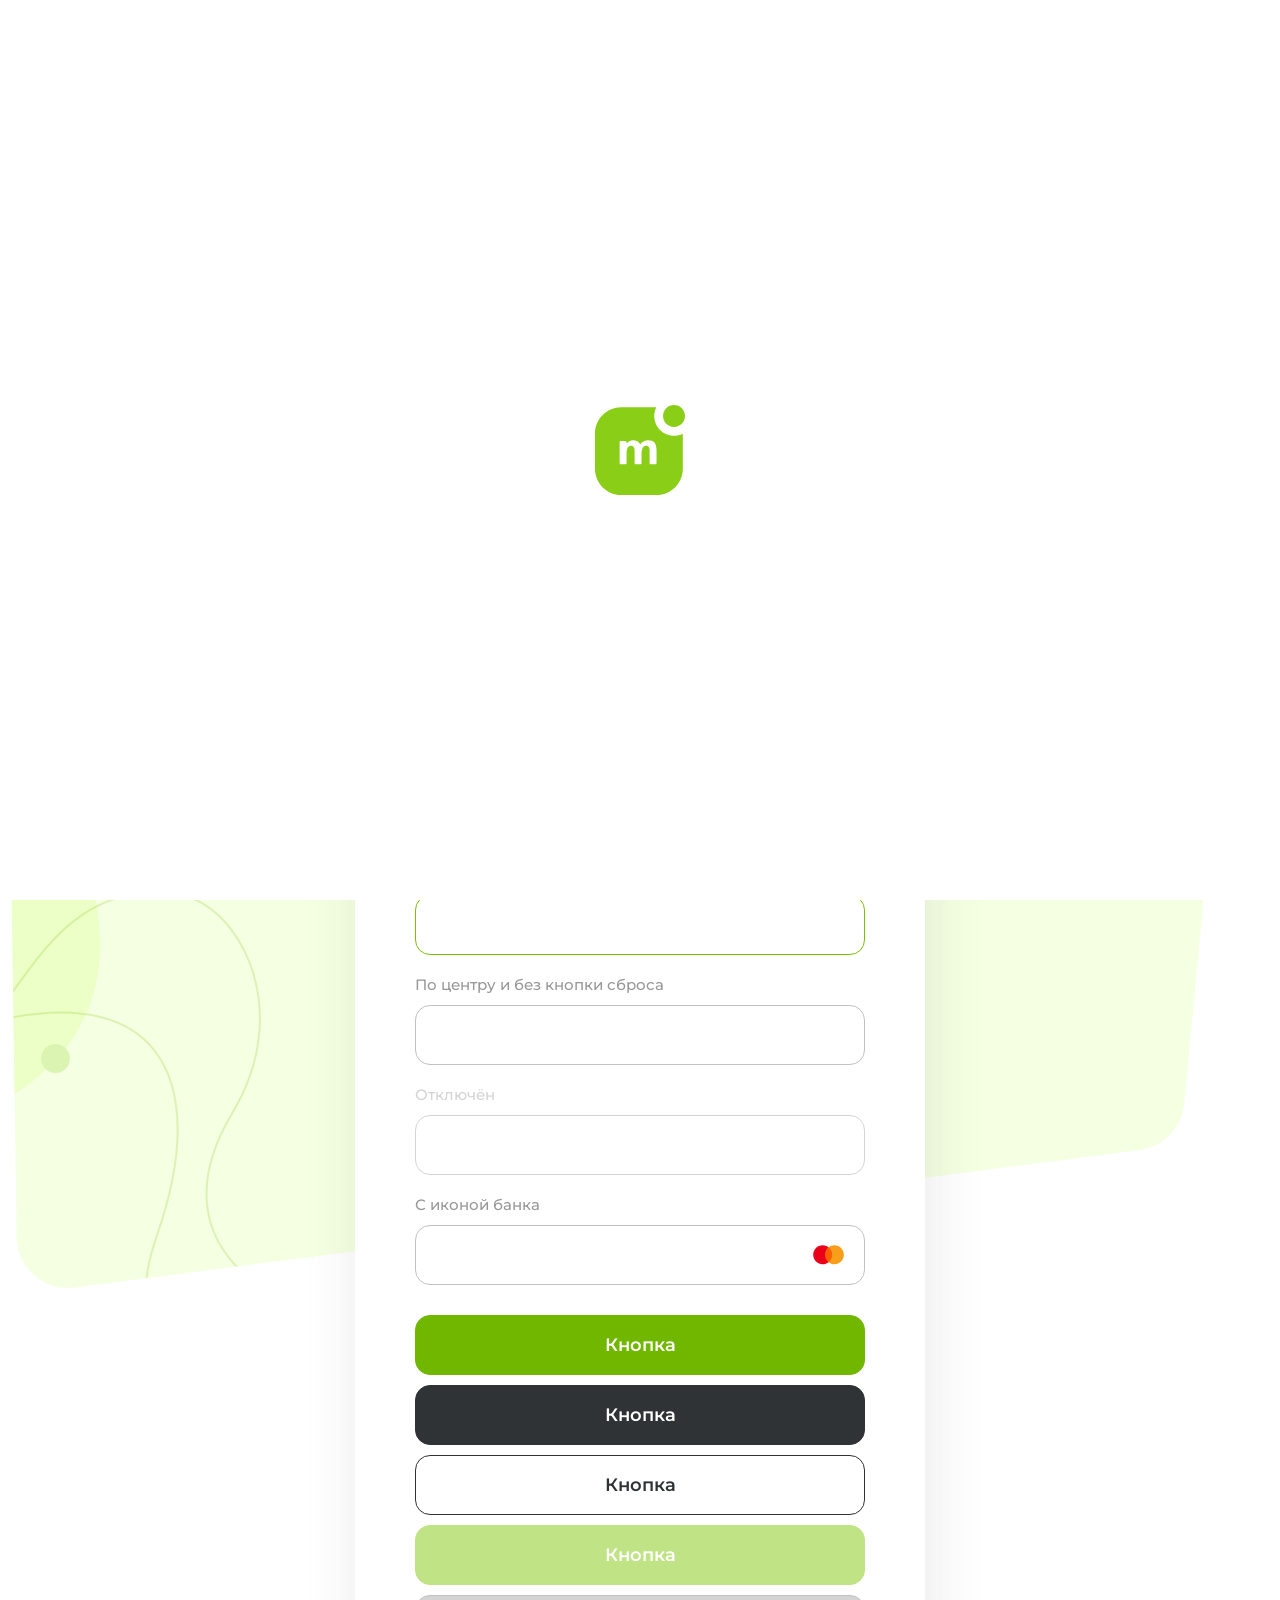
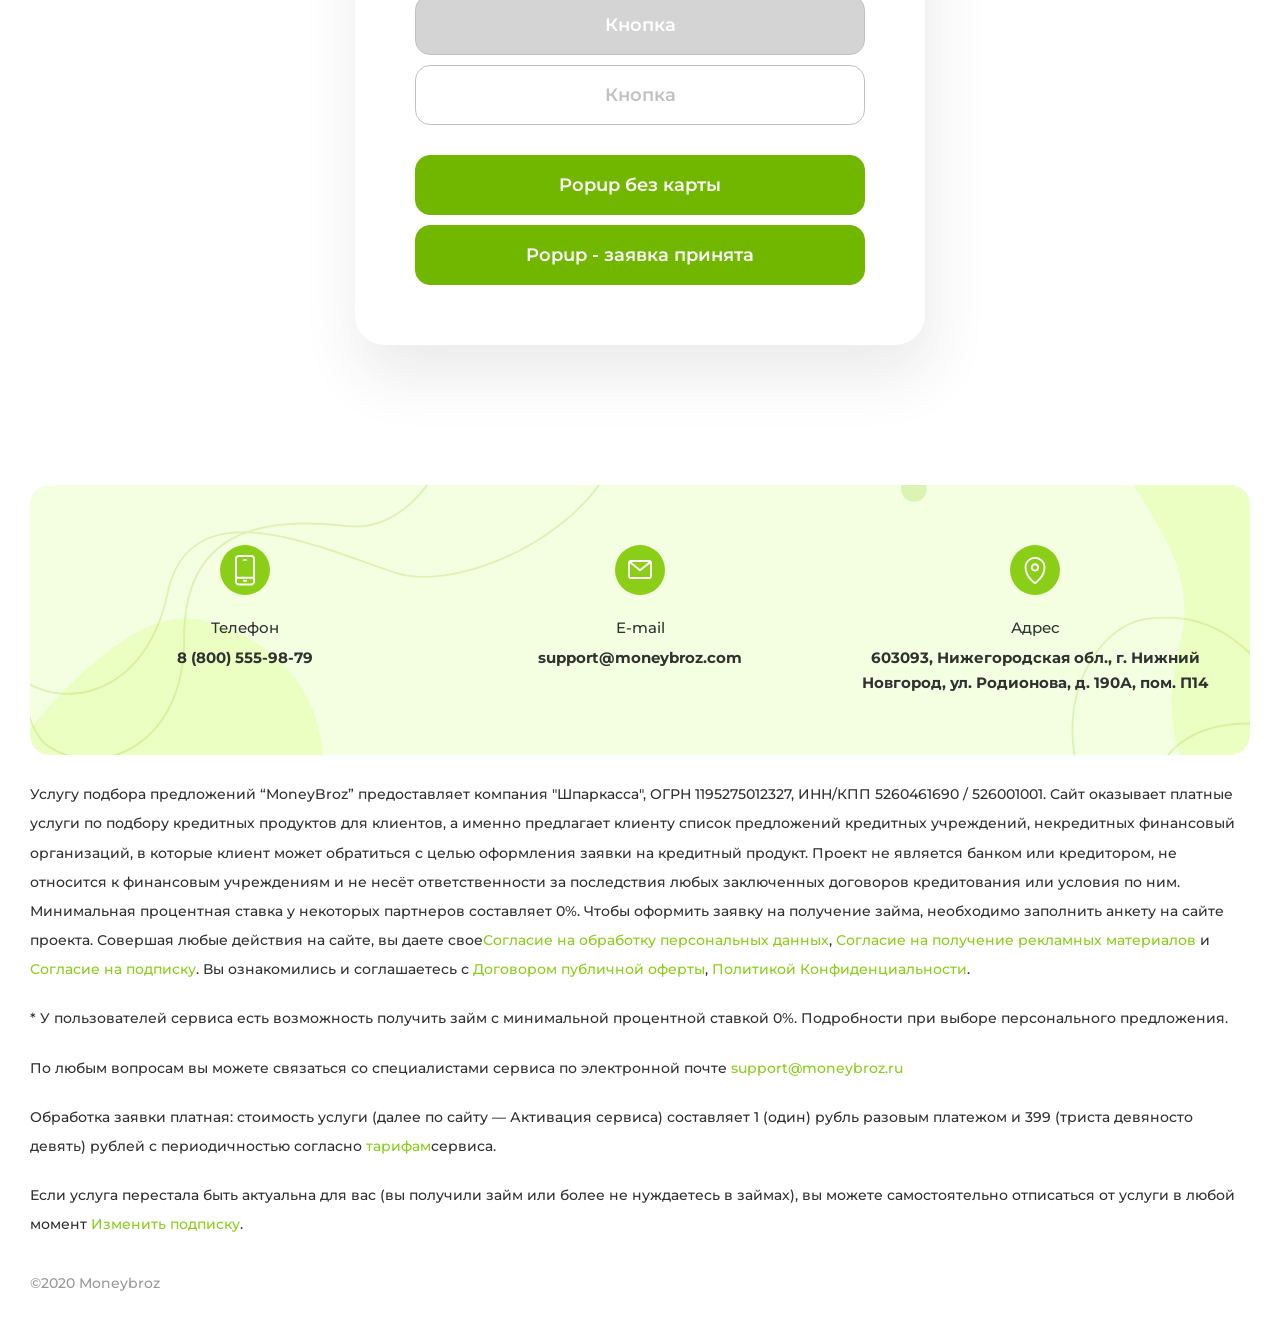
<file: typical.html>
<!doctype html>
<html lang="ru">
  <head>
    <meta charset="UTF-8">
    <meta name="viewport" content="width=device-width, initial-scale=1.0">
    <title>Типовая</title>
    <meta property="description" content="description">
    <link rel="icon" href="/assets/images/favicon.svg">
    <script src="/assets/main.js" type="module"></script>
    <link rel="stylesheet" href="/assets/bundle.css">
  </head>
  <body>
    <div class="preloader is-visible" data-preloader="true" data-preloader-delay="2000">
      <svg viewBox="0 0 41 41" xmlns="http://www.w3.org/2000/svg" fill="none">
        <path id="logo_icon" d="M41 5C41 2.23858 38.7614 0 36 0C33.2386 0 31 2.23858 31 5C31 7.76142 33.2386 10 36 10C38.7614 10 41 7.76142 41 5ZM12 1L27.9355 1C27.3367 2.20496 27 3.56316 27 5C27 9.97056 31.0294 14 36 14C37.4368 14 38.795 13.6633 40 13.0645L40 29C40 35.6274 34.6274 41 28 41L12 41C5.37258 41 0 35.6274 0 29L0 13C0 6.37258 5.37258 1 12 1ZM14.38 26.42C14.38 26.8067 14.1867 27 13.8 27L11.8 27C11.6067 27 11.4617 26.9517 11.365 26.855C11.2683 26.7583 11.22 26.6133 11.22 26.42L11.22 16.96C11.22 16.7799 11.265 16.6432 11.355 16.55C11.4516 16.45 11.5999 16.4 11.8 16.4L13.66 16.4C13.98 16.4 14.2 16.5467 14.32 16.84L14.38 17.5C14.7 17.0467 15.13 16.7 15.67 16.46C16.21 16.22 16.8 16.1 17.44 16.1C18.2298 16.1 18.8981 16.2823 19.4449 16.6468C19.9227 16.9653 20.3078 17.4231 20.6 18.02C21.0267 17.3533 21.56 16.8633 22.2 16.55C22.84 16.2367 23.5067 16.08 24.2 16.08C24.96 16.08 25.5967 16.1967 26.11 16.43C26.4412 16.5805 26.7224 16.7783 26.9537 17.0232C27.0809 17.1578 27.193 17.3068 27.29 17.47C27.5633 17.93 27.7567 18.4467 27.87 19.02C27.9833 19.5933 28.04 20.2733 28.04 21.06L28.04 26.42C28.04 26.8067 27.8467 27 27.46 27L25.46 27C25.2667 27 25.1217 26.9517 25.025 26.855C24.9283 26.7583 24.88 26.6133 24.88 26.42L24.88 20.91C24.88 20.7967 24.87 20.6133 24.85 20.36C24.83 20.1067 24.8 19.9233 24.76 19.81C24.72 19.6967 24.6633 19.5467 24.59 19.36C24.5167 19.1733 24.4233 19.0367 24.31 18.95C24.1967 18.8633 24.0533 18.7867 23.88 18.72C23.7067 18.6533 23.5067 18.62 23.28 18.62C23 18.62 22.75 18.6733 22.53 18.78C22.31 18.8867 22.1367 19.0067 22.01 19.14C21.8833 19.2733 21.7667 19.4667 21.66 19.72C21.5533 19.9733 21.4767 20.18 21.43 20.34C21.3833 20.5 21.3267 20.7267 21.26 21.02C21.2333 21.1133 21.2133 21.18 21.2 21.22L21.2 26.42C21.2 26.8067 21.0067 27 20.62 27L18.62 27C18.4267 27 18.2817 26.9517 18.185 26.855C18.0883 26.7583 18.04 26.6133 18.04 26.42L18.04 21.48C18.04 21.1467 18.0367 20.8767 18.03 20.67C18.0233 20.4633 17.99 20.2167 17.93 19.93C17.87 19.6433 17.7867 19.4133 17.68 19.24C17.5733 19.0667 17.4133 18.92 17.2 18.8C16.9867 18.68 16.7333 18.62 16.44 18.62C16.1467 18.62 15.8833 18.6767 15.65 18.79C15.4167 18.9033 15.2367 19.03 15.11 19.17C14.9833 19.31 14.8667 19.51 14.76 19.77C14.6533 20.03 14.5833 20.2367 14.55 20.39C14.5167 20.5433 14.4733 20.76 14.42 21.04C14.4067 21.1333 14.3933 21.2067 14.38 21.26L14.38 26.42Z" fill="rgb(138,206,23)" fill-rule="evenodd"></path>
        <path id="logo_icon" d="M36 0C38.7614 0 41 2.23858 41 5C41 7.76142 38.7614 10 36 10C33.2386 10 31 7.76142 31 5C31 2.23858 33.2386 0 36 0ZM9.56045 2.26953Q10.7497 2 12 2L26.4556 2Q26.3657 2.28457 26.2936 2.57353Q26 3.75013 26 5Q26 6.1151 26.2364 7.17762Q26.4311 8.05303 26.7863 8.89276Q27.1447 9.74024 27.6424 10.496Q28.1987 11.3408 28.9289 12.0711Q29.6592 12.8013 30.5039 13.3576Q31.2597 13.8553 32.1072 14.2137Q32.947 14.5689 33.8225 14.7637Q34.885 15 36 15Q37.2499 15 38.4266 14.7063Q38.7155 14.6342 39 14.5444L39 29Q39 30.2504 38.7305 31.4396Q38.5174 32.3796 38.136 33.2814Q37.7466 34.202 37.2075 35.0245Q36.5908 35.9655 35.7782 36.7782Q34.9656 37.5907 34.0247 38.2074Q33.2021 38.7466 32.2814 39.136Q31.3796 39.5174 30.4396 39.7305Q29.2503 40 28 40L12 40Q10.7496 40 9.56039 39.7305Q8.62042 39.5174 7.71861 39.136Q6.79805 38.7466 5.97557 38.2076Q5.0345 37.5908 4.22183 36.7782Q3.40901 35.9654 2.79219 35.0241Q2.25331 34.2018 1.86402 33.2814Q1.48257 32.3795 1.26953 31.4395Q1 30.2503 1 29L1 13Q1 11.7497 1.26954 10.5604Q1.48258 9.62044 1.86402 8.71861Q2.25337 7.7981 2.79235 6.97566Q3.40912 6.03453 4.22183 5.22183Q5.03455 4.4091 5.97568 3.79234Q6.79811 3.25336 7.71861 2.86402Q8.62045 2.48258 9.56045 2.26953ZM39 13.4879C38.0617 13.8195 37.0519 14 36 14C31.0294 14 27 9.97056 27 5C27 3.94809 27.1805 2.93834 27.5121 2C27.6335 1.65662 27.7751 1.32281 27.9355 1L12 1C5.37258 1 0 6.37258 0 13L0 29C0 35.6274 5.37258 41 12 41L28 41C34.6274 41 40 35.6274 40 29L40 13.0645C39.6772 13.2249 39.3434 13.3665 39 13.4879ZM39.7071 3.46446Q40 4.17157 40 5Q40 5.82842 39.7071 6.53553Q39.4142 7.24264 38.8284 7.82843Q38.2426 8.41422 37.5355 8.70711Q36.8284 9 36 9Q35.1716 9 34.4645 8.70711Q33.7574 8.41422 33.1716 7.82843Q32.5858 7.24264 32.2929 6.53553Q32 5.82843 32 5Q32 4.17157 32.2929 3.46446Q32.5858 2.75736 33.1716 2.17157Q33.7574 1.58578 34.4645 1.29289Q35.1716 1 36 1Q36.8284 1 37.5355 1.29289Q38.2426 1.58578 38.8284 2.17157Q39.4142 2.75736 39.7071 3.46446ZM15.1568 27.2898Q15.38 26.9228 15.38 26.42L15.38 21.3644Q15.3938 21.2914 15.4064 21.2057Q15.4812 20.814 15.5272 20.6024Q15.5585 20.4583 15.6852 20.1496Q15.7788 19.9213 15.8515 19.8409Q15.9114 19.7748 16.0869 19.6895Q16.23 19.62 16.44 19.62Q16.618 19.62 16.7097 19.6716Q16.8041 19.7246 16.8283 19.7641Q16.8969 19.8756 16.9512 20.1349Q17.0233 20.4795 17.0305 20.7022Q17.04 20.9961 17.04 21.48L17.04 26.42Q17.04 26.9228 17.2632 27.2898Q17.3527 27.4369 17.4779 27.5621Q17.6031 27.6873 17.7502 27.7768Q18.1172 28 18.62 28L20.62 28Q21.1228 28 21.4898 27.7768Q21.6369 27.6874 21.7621 27.5621Q21.8874 27.4369 21.9768 27.2898Q22.2 26.9228 22.2 26.42L22.2 21.3692Q22.2102 21.3344 22.2215 21.2947L22.2291 21.2684L22.2351 21.2416Q22.3285 20.831 22.39 20.62Q22.4439 20.4351 22.5816 20.1081Q22.6708 19.8964 22.735 19.8288Q22.7998 19.7605 22.9663 19.6798Q23.0896 19.62 23.28 19.62Q23.4343 19.62 23.521 19.6533Q23.6023 19.6846 23.6544 19.7135Q23.6567 19.7192 23.6593 19.7257Q23.7628 19.9893 23.817 20.1428Q23.8334 20.1893 23.8531 20.4387Q23.88 20.7794 23.88 20.91L23.88 26.42Q23.88 26.9228 24.1032 27.2898Q24.1927 27.4369 24.3179 27.5621Q24.4431 27.6873 24.5902 27.7768Q24.9572 28 25.46 28L27.46 28Q27.9628 28 28.3298 27.7768Q28.4769 27.6874 28.6021 27.5621Q28.7274 27.4369 28.8168 27.2898Q29.04 26.9228 29.04 26.42L29.04 21.06Q29.04 19.7821 28.851 18.8261Q28.6476 17.7972 28.1497 16.9592Q27.9756 16.6662 27.7534 16.4158Q27.7177 16.3756 27.6807 16.3365Q27.6184 16.2705 27.5528 16.2079Q27.1117 15.7869 26.5238 15.5196Q25.5566 15.08 24.2 15.08Q23.704 15.08 23.2237 15.167Q22.4727 15.3031 21.7603 15.6519Q21.4968 15.7808 21.2533 15.9402Q20.95 16.1386 20.6776 16.3842Q20.4485 16.1446 20.1872 15.9478Q20.0954 15.8786 19.9996 15.8147Q19.8968 15.7462 19.7902 15.6842Q18.7848 15.1 17.44 15.1Q16.4231 15.1 15.5329 15.4358Q15.3969 15.4871 15.2639 15.5462Q15.0164 15.6562 14.7919 15.7897Q14.7183 15.7236 14.6372 15.6688Q14.2394 15.4 13.66 15.4L11.8 15.4Q11.2814 15.4 10.9087 15.6332Q10.7606 15.7259 10.6356 15.8554Q10.5142 15.9812 10.4282 16.1278Q10.22 16.4828 10.22 16.96L10.22 26.42Q10.22 26.9228 10.4432 27.2898Q10.5326 27.4369 10.6579 27.5621Q10.7831 27.6874 10.9302 27.7768Q11.2972 28 11.8 28L13.8 28Q14.3028 28 14.6698 27.7768Q14.8169 27.6874 14.9421 27.5621Q15.0674 27.4369 15.1568 27.2898ZM15.3066 16.6474C14.9335 16.8693 14.6246 17.1535 14.38 17.5L14.32 16.84C14.241 16.6469 14.1187 16.5174 13.953 16.4514C13.867 16.4171 13.7694 16.4 13.66 16.4L11.8 16.4C11.5999 16.4 11.4516 16.45 11.355 16.55C11.265 16.6432 11.22 16.7799 11.22 16.96L11.22 26.42C11.22 26.6133 11.2683 26.7583 11.365 26.855C11.4617 26.9517 11.6067 27 11.8 27L13.8 27Q14.09 27 14.235 26.855Q14.38 26.71 14.38 26.42L14.38 21.26C14.3933 21.2067 14.4067 21.1333 14.42 21.04C14.4733 20.76 14.5167 20.5433 14.55 20.39C14.5833 20.2367 14.6533 20.03 14.76 19.77C14.8667 19.51 14.9833 19.31 15.11 19.17C15.2367 19.03 15.4167 18.9033 15.65 18.79C15.8833 18.6767 16.1467 18.62 16.44 18.62C16.7333 18.62 16.9867 18.68 17.2 18.8C17.4133 18.92 17.5733 19.0667 17.68 19.24C17.7867 19.4133 17.87 19.6433 17.93 19.93C17.99 20.2167 18.0233 20.4633 18.03 20.67C18.0367 20.8767 18.04 21.1467 18.04 21.48L18.04 26.42Q18.04 26.71 18.185 26.855C18.2817 26.9517 18.4267 27 18.62 27L20.62 27C21.0067 27 21.2 26.8067 21.2 26.42L21.2 21.22C21.2133 21.18 21.2333 21.1133 21.26 21.02C21.3267 20.7267 21.3833 20.5 21.43 20.34C21.4767 20.18 21.5533 19.9733 21.66 19.72C21.7667 19.4667 21.8833 19.2733 22.01 19.14C22.1367 19.0067 22.31 18.8867 22.53 18.78C22.75 18.6733 23 18.62 23.28 18.62C23.5067 18.62 23.7067 18.6533 23.88 18.72C24.0533 18.7867 24.1967 18.8633 24.31 18.95C24.4233 19.0367 24.5167 19.1733 24.59 19.36C24.6633 19.5467 24.72 19.6967 24.76 19.81C24.8 19.9233 24.83 20.1067 24.85 20.36C24.87 20.6133 24.88 20.7967 24.88 20.91L24.88 26.42Q24.88 26.71 25.025 26.855C25.1217 26.9517 25.2667 27 25.46 27L27.46 27C27.8467 27 28.04 26.8067 28.04 26.42L28.04 21.06Q28.04 19.88 27.87 19.02C27.7567 18.4467 27.5633 17.93 27.29 17.47C27.193 17.3068 27.0809 17.1578 26.9537 17.0232C26.7224 16.7783 26.4412 16.5805 26.11 16.43C25.5967 16.1967 24.96 16.08 24.2 16.08C23.5067 16.08 22.84 16.2367 22.2 16.55C21.8656 16.7137 21.5604 16.9256 21.2843 17.1857C21.0319 17.4235 20.8038 17.7016 20.6 18.02C20.4317 17.6762 20.2326 17.3785 20.0027 17.1271C19.8334 16.942 19.6475 16.7819 19.4449 16.6468C18.8981 16.2823 18.2298 16.1 17.44 16.1Q16.5311 16.1 15.7567 16.4227Q15.7131 16.4408 15.67 16.46C15.5428 16.5165 15.4216 16.579 15.3066 16.6474Z" fill="rgb(151,151,151)" fill-opacity="0" fill-rule="evenodd"></path>
      </svg>
    </div>
    <div class="wrapper">
      <header class="header">
        <div class="header__content" data-header="true">
          <div class="header__container container">
            <a class="header__logo" href="/">
              <img src="/assets/images/logo/logo_01.svg" alt="Logo">
            </a>
            <nav class="header__navigation navigation" data-header-menu="true">
              <div class="navigation__container">
                <div class="navigation__scroll-content" data-custom-os="true">
                  <div class="navigation__body">
                    <div class="navigation__actions">
                      <button class="navigation__action button_transparent button" type="button">
                        <span>Войти</span>
                      </button>
                    </div>
                  </div>
                </div>
                <button class="button" type="button">
                  <span>Мои займы</span>
                </button>
              </div>
            </nav>
            <button class="header__menu-button" type="button" data-header-menu-button="true">
              <svg class="header__menu-icon">
                <use href="/assets/images/icons.svg#menu"></use>
              </svg>
              <svg class="header__close-icon">
                <use href="/assets/images/icons.svg#cross"></use>
              </svg>
            </button>
          </div>
        </div>
      </header>
      <main class="base">
        <div class="base__content content-grid">
          <div class="base__wrapper">
            <div class="base__header">
              <div class="title title_no-accent">
                <h1>Типовая</h1>
              </div>
            </div>
            <form class="base__form">
              <div class="base__inputs">
                <div class="select">
                  <div class="select__wrapper">
                    <span class="select__label">Список городов</span>
                    <div class="select__body">
                      <select data-select="true">
                        <option value="Санкт-Петербург">Санкт-Петербург</option>
                        <option value="Москва">Москва</option>
                        <option value="Екатеринбург">Екатеринбург</option>
                      </select>
                      <svg class="select__icon">
                        <use href="/assets/images/icons.svg#arrow-drop"></use>
                      </svg>
                    </div>
                  </div>
                </div>
                <div class="select is-error">
                  <div class="select__wrapper">
                    <span class="select__label">Список городов (ошибка)</span>
                    <div class="select__body">
                      <select data-select="true">
                        <option value="Санкт-Петербург">Санкт-Петербург</option>
                        <option value="Москва">Москва</option>
                        <option value="Екатеринбург">Екатеринбург</option>
                      </select>
                      <svg class="select__icon">
                        <use href="/assets/images/icons.svg#arrow-drop"></use>
                      </svg>
                    </div>
                  </div>
                </div>
                <div class="input" data-input="true" data-input-default="true">
                  <span class="input__label">По умолчанию</span>
                  <label class="input__wrapper" aria-label="По умолчанию">
                    <div class="input__group">
                      <input class="input__target" type="text" data-input-target="true">
                    </div>
                    <button class="input__reset" type="button" data-input-reset="true">
                      <svg class="input__icon">
                        <use href="/assets/images/icons.svg#cross"></use>
                      </svg>
                    </button>
                    <svg class="input__icon">
                      <use href="/assets/images/icons.svg#calendar"></use>
                    </svg>
                  </label>
                </div>
                <div class="input" data-input="true" data-input-default="true">
                  <span class="input__label">Список вариантов при вводе</span>
                  <label class="input__wrapper" aria-label="Список вариантов при вводе">
                    <div class="input__group">
                      <input class="input__target" type="text" data-input-target="true" placeholder="Введите: &quot;m&quot;" data-autocomplete="true">
                    </div>
                    <button class="input__reset" type="button" data-input-reset="true">
                      <svg class="input__icon">
                        <use href="/assets/images/icons.svg#cross"></use>
                      </svg>
                    </button>
                  </label>
                </div>
                <div class="input is-error" data-input="true" data-input-default="true">
                  <span class="input__label">Ошибка</span>
                  <label class="input__wrapper" aria-label="Ошибка">
                    <div class="input__group">
                      <input class="input__target" type="text" data-input-target="true">
                    </div>
                    <button class="input__reset" type="button" data-input-reset="true">
                      <svg class="input__icon">
                        <use href="/assets/images/icons.svg#cross"></use>
                      </svg>
                    </button>
                  </label>
                </div>
                <div class="input is-success" data-input="true" data-input-default="true">
                  <span class="input__label">Успешен</span>
                  <label class="input__wrapper" aria-label="Успешен">
                    <div class="input__group">
                      <input class="input__target" type="text" data-input-target="true">
                    </div>
                    <button class="input__reset" type="button" data-input-reset="true">
                      <svg class="input__icon">
                        <use href="/assets/images/icons.svg#cross"></use>
                      </svg>
                    </button>
                  </label>
                </div>
                <div class="input is-center" data-input="true" data-input-default="true">
                  <span class="input__label">По центру и без кнопки сброса</span>
                  <label class="input__wrapper" aria-label="По центру и без кнопки сброса">
                    <div class="input__group">
                      <input class="input__target" type="text" data-input-target="true">
                    </div>
                  </label>
                </div>
                <div class="input is-disabled" data-input="true" data-input-default="true">
                  <span class="input__label">Отключён</span>
                  <label class="input__wrapper" aria-label="Отключён">
                    <div class="input__group">
                      <input class="input__target" type="text" data-input-target="true" disabled="">
                    </div>
                    <button class="input__reset" type="button" data-input-reset="true">
                      <svg class="input__icon">
                        <use href="/assets/images/icons.svg#cross"></use>
                      </svg>
                    </button>
                  </label>
                </div>
                <div class="input" data-input="true" data-input-default="true">
                  <span class="input__label">С иконой банка</span>
                  <label class="input__wrapper" aria-label="С иконой банка">
                    <div class="input__group">
                      <input class="input__target" type="text" data-input-target="true">
                    </div>
                    <button class="input__reset" type="button" data-input-reset="true">
                      <svg class="input__icon">
                        <use href="/assets/images/icons.svg#cross"></use>
                      </svg>
                    </button>
                    <img width="31" src="/assets/images/input/payment-icon_01.svg" alt="payment-icon">
                  </label>
                </div>
              </div>
              <div class="base__actions">
                <button class="button" type="button">
                  <span>Кнопка</span>
                </button>
                <button class="button_dark button" type="button">
                  <span>Кнопка</span>
                </button>
                <button class="button_transparent button" type="button">
                  <span>Кнопка</span>
                </button>
                <button disabled="" class="button" type="button">
                  <span>Кнопка</span>
                </button>
                <button disabled="" class="button_dark button" type="button">
                  <span>Кнопка</span>
                </button>
                <button disabled="" class="button_transparent button" type="button">
                  <span>Кнопка</span>
                </button>
              </div>
              <div class="base__actions">
                <button class="button" type="button" data-popup-id="cancel-payment-card">
                  <span>Popup без карты</span>
                </button>
                <button class="button" type="button" data-popup-id="application-successful">
                  <span>Popup - заявка принята</span>
                </button>
              </div>
            </form>
          </div>
        </div>
      </main>
      <div class="footer">
        <div class="footer__content content-grid">
          <div class="footer__contacts">
            <div class="footer__contact">
              <img src="/assets/images/footer/icon_01.svg" alt="icon">
              <div class="footer__contact-group">
                <span>Телефон</span>
                <a href="tel:8 (800) 555-98-79">8 (800) 555-98-79</a>
              </div>
            </div>
            <div class="footer__contact">
              <img src="/assets/images/footer/icon_02.svg" alt="icon">
              <div class="footer__contact-group">
                <span>E-mail</span>
                <a href="mailto:support@moneybroz.сom">support@moneybroz.сom</a>
              </div>
            </div>
            <div class="footer__contact">
              <img src="/assets/images/footer/icon_03.svg" alt="icon">
              <div class="footer__contact-group">
                <span>Адрес</span>
                <a href="/">603093, Нижегородская обл., г. Нижний Новгород, ул. Родионова, д. 190А, пом. П14</a>
              </div>
            </div>
          </div>
          <div class="footer__info">
            <p>Услугу подбора предложений “MoneyBroz” предоставляет компания &quot;Шпаркасса&quot;, ОГРН 1195275012327, ИНН/КПП 5260461690 / 526001001. Сайт оказывает платные услуги по подбору кредитных продуктов для клиентов, а именно предлагает клиенту список предложений кредитных учреждений, некредитных финансовый организаций, в которые клиент может обратиться с целью оформления заявки на кредитный продукт. Проект не является банком или кредитором, не относится к финансовым учреждениям и не несёт ответственности за последствия любых заключенных договоров кредитования или условия по ним. Минимальная процентная ставка у некоторых партнеров составляет 0%. Чтобы оформить заявку на получение займа, необходимо заполнить анкету на сайте проекта. Совершая любые действия на сайте, вы даете свое<a href="/">Согласие на обработку персональных данных</a>,<!-- -->
              <a href="/">Согласие на получение рекламных материалов</a> и<!-- -->
              <a href="/">Согласие на подписку</a>. Вы ознакомились и соглашаетесь с <a href="/">Договором публичной оферты</a>,<!-- -->
              <a href="/">Политикой Конфиденциальности</a>.
            </p>
            <p>* У пользователей сервиса есть возможность получить займ с минимальной процентной ставкой 0%. Подробности при выборе персонального предложения.</p>
            <p>По любым вопросам вы можете связаться со специалистами сервиса по электронной почте <a href="/">support@moneybroz.ru</a>
            </p>
            <p>Обработка заявки платная: стоимость услуги (далее по сайту — Активация сервиса) составляет 1 (один) рубль разовым платежом и 399 (триста девяносто девять) рублей с периодичностью согласно<!-- -->
              <a href="/">тарифам</a>сервиса.
            </p>
            <p>Если услуга перестала быть актуальна для вас (вы получили займ или более не нуждаетесь в займах), вы можете самостоятельно отписаться от услуги в любой момент <a href="/">Изменить подписку</a>.</p>
          </div>
          <div class="footer__copyright">
            <span>©2020 Moneybroz</span>
          </div>
        </div>
      </div>
    </div>
    <div id="application-successful" class="popup" data-popup="true">
      <div class="popup__wrapper" data-popup-wrapper="true">
        <div class="popup__body" data-popup-body="true">
          <button class="popup__button-close" type="button" data-popup-close="true">
            <svg>
              <use href="/assets/images/icons.svg#cross"></use>
            </svg>
          </button>
          <div class="popup__content">
            <img width="94" src="/assets/images/popup/img_01.svg" alt="successful">
            <h3 class="popup__title">Ваша заявка успешно подана!</h3>
            <p class="popup__text">Ожидайте подбора компаний, которые выдадут вам займ. Это займет всего несколько минут!</p>
            <a class="popup__button button" href="/">
              <span>На главную</span>
            </a>
          </div>
        </div>
      </div>
    </div>
    <div id="cancel-payment-card" class="popup" data-popup="true">
      <div class="popup__wrapper" data-popup-wrapper="true">
        <div class="popup__body" data-popup-body="true">
          <button class="popup__button-close" type="button" data-popup-close="true">
            <svg>
              <use href="/assets/images/icons.svg#cross"></use>
            </svg>
          </button>
          <div class="popup__content">
            <h3 class="popup__title">Вы уверены, что хотите пропустить ввод карты?</h3>
            <p class="popup__text">Без карты невозможно получить онлайн займ на карту. Данные карты, которые вы вводите, надежно защищены и не передаются третьим лицам.</p>
            <button class="popup__button button" type="button" data-popup-close="true">
              <span>Активировать</span>
            </button>
          </div>
        </div>
      </div>
    </div>
  </body>
</html>
</file>
<file: assets/bundle.css>
@charset "UTF-8";:root{--swiper-theme-color: #007aff}:host{position:relative;display:block;margin-left:auto;margin-right:auto;z-index:1}.swiper{margin-left:auto;margin-right:auto;position:relative;overflow:hidden;list-style:none;padding:0;z-index:1;display:block}.swiper-vertical>.swiper-wrapper{flex-direction:column}.swiper-wrapper{position:relative;width:100%;height:100%;z-index:1;display:flex;transition-property:transform;transition-timing-function:ease;transition-timing-function:initial;transition-timing-function:var(--swiper-wrapper-transition-timing-function, initial);box-sizing:content-box}.swiper-android .swiper-slide,.swiper-ios .swiper-slide,.swiper-wrapper{transform:translateZ(0)}.swiper-horizontal{touch-action:pan-y}.swiper-vertical{touch-action:pan-x}.swiper-slide{flex-shrink:0;width:100%;height:100%;position:relative;transition-property:transform;display:block}.swiper-slide-invisible-blank{visibility:hidden}.swiper-autoheight,.swiper-autoheight .swiper-slide{height:auto}.swiper-autoheight .swiper-wrapper{align-items:flex-start;transition-property:transform,height}.swiper-backface-hidden .swiper-slide{transform:translateZ(0);backface-visibility:hidden}.swiper-3d.swiper-css-mode .swiper-wrapper{perspective:1200px}.swiper-3d .swiper-wrapper{transform-style:preserve-3d}.swiper-3d{perspective:1200px}.swiper-3d .swiper-slide,.swiper-3d .swiper-cube-shadow{transform-style:preserve-3d}.swiper-css-mode>.swiper-wrapper{overflow:auto;scrollbar-width:none;-ms-overflow-style:none}.swiper-css-mode>.swiper-wrapper::-webkit-scrollbar{display:none}.swiper-css-mode>.swiper-wrapper>.swiper-slide{scroll-snap-align:start start}.swiper-css-mode.swiper-horizontal>.swiper-wrapper{scroll-snap-type:x mandatory}.swiper-css-mode.swiper-horizontal>.swiper-wrapper>.swiper-slide:first-child{margin-left:var(--swiper-slides-offset-before);scroll-margin-inline-start:var(--swiper-slides-offset-before)}.swiper-css-mode.swiper-horizontal>.swiper-wrapper>.swiper-slide:last-child{margin-right:var(--swiper-slides-offset-after)}.swiper-css-mode.swiper-vertical>.swiper-wrapper{scroll-snap-type:y mandatory}.swiper-css-mode.swiper-vertical>.swiper-wrapper>.swiper-slide:first-child{margin-top:var(--swiper-slides-offset-before);scroll-margin-block-start:var(--swiper-slides-offset-before)}.swiper-css-mode.swiper-vertical>.swiper-wrapper>.swiper-slide:last-child{margin-bottom:var(--swiper-slides-offset-after)}.swiper-css-mode.swiper-free-mode>.swiper-wrapper{scroll-snap-type:none}.swiper-css-mode.swiper-free-mode>.swiper-wrapper>.swiper-slide{scroll-snap-align:none}.swiper-css-mode.swiper-centered>.swiper-wrapper:before{content:"";flex-shrink:0;order:9999}.swiper-css-mode.swiper-centered>.swiper-wrapper>.swiper-slide{scroll-snap-align:center center;scroll-snap-stop:always}.swiper-css-mode.swiper-centered.swiper-horizontal>.swiper-wrapper>.swiper-slide:first-child{margin-left:var(--swiper-centered-offset-before)}.swiper-css-mode.swiper-centered.swiper-horizontal>.swiper-wrapper:before{height:100%;min-height:1px;width:var(--swiper-centered-offset-after)}.swiper-css-mode.swiper-centered.swiper-vertical>.swiper-wrapper>.swiper-slide:first-child{margin-top:var(--swiper-centered-offset-before)}.swiper-css-mode.swiper-centered.swiper-vertical>.swiper-wrapper:before{width:100%;min-width:1px;height:var(--swiper-centered-offset-after)}.swiper-3d .swiper-slide-shadow,.swiper-3d .swiper-slide-shadow-left,.swiper-3d .swiper-slide-shadow-right,.swiper-3d .swiper-slide-shadow-top,.swiper-3d .swiper-slide-shadow-bottom{position:absolute;left:0;top:0;width:100%;height:100%;pointer-events:none;z-index:10}.swiper-3d .swiper-slide-shadow{background:rgba(0,0,0,.15)}.swiper-3d .swiper-slide-shadow-left{background-image:linear-gradient(to left,rgba(0,0,0,.5),rgba(0,0,0,0))}.swiper-3d .swiper-slide-shadow-right{background-image:linear-gradient(to right,rgba(0,0,0,.5),rgba(0,0,0,0))}.swiper-3d .swiper-slide-shadow-top{background-image:linear-gradient(to top,rgba(0,0,0,.5),rgba(0,0,0,0))}.swiper-3d .swiper-slide-shadow-bottom{background-image:linear-gradient(to bottom,rgba(0,0,0,.5),rgba(0,0,0,0))}.swiper-lazy-preloader{width:42px;height:42px;position:absolute;left:50%;top:50%;margin-left:-21px;margin-top:-21px;z-index:10;transform-origin:50%;box-sizing:border-box;border:4px solid #007aff;border:4px solid var(--swiper-preloader-color, var(--swiper-theme-color));border-radius:50%;border-top-color:transparent}.swiper:not(.swiper-watch-progress) .swiper-lazy-preloader,.swiper-watch-progress .swiper-slide-visible .swiper-lazy-preloader{animation:swiper-preloader-spin 1s infinite linear}.swiper-lazy-preloader-white{--swiper-preloader-color: #fff}.swiper-lazy-preloader-black{--swiper-preloader-color: #000}@keyframes swiper-preloader-spin{0%{transform:rotate(0)}to{transform:rotate(360deg)}}.swiper-pagination{position:absolute;text-align:center;transition:.3s opacity;transform:translateZ(0);z-index:10}.swiper-pagination.swiper-pagination-hidden{opacity:0}.swiper-pagination-disabled>.swiper-pagination,.swiper-pagination.swiper-pagination-disabled{display:none!important}.swiper-pagination-fraction,.swiper-pagination-custom,.swiper-horizontal>.swiper-pagination-bullets,.swiper-pagination-bullets.swiper-pagination-horizontal{bottom:8px;bottom:var(--swiper-pagination-bottom, 8px);top:auto;top:var(--swiper-pagination-top, auto);left:0;width:100%}.swiper-pagination-bullets-dynamic{overflow:hidden;font-size:0}.swiper-pagination-bullets-dynamic .swiper-pagination-bullet{transform:scale(.33);position:relative}.swiper-pagination-bullets-dynamic .swiper-pagination-bullet-active,.swiper-pagination-bullets-dynamic .swiper-pagination-bullet-active-main{transform:scale(1)}.swiper-pagination-bullets-dynamic .swiper-pagination-bullet-active-prev{transform:scale(.66)}.swiper-pagination-bullets-dynamic .swiper-pagination-bullet-active-prev-prev{transform:scale(.33)}.swiper-pagination-bullets-dynamic .swiper-pagination-bullet-active-next{transform:scale(.66)}.swiper-pagination-bullets-dynamic .swiper-pagination-bullet-active-next-next{transform:scale(.33)}.swiper-pagination-bullet{width:8px;width:var(--swiper-pagination-bullet-width, var(--swiper-pagination-bullet-size, 8px));height:8px;height:var(--swiper-pagination-bullet-height, var(--swiper-pagination-bullet-size, 8px));display:inline-block;border-radius:50%;border-radius:var(--swiper-pagination-bullet-border-radius, 50%);background:#000;background:var(--swiper-pagination-bullet-inactive-color, #000);opacity:.2;opacity:var(--swiper-pagination-bullet-inactive-opacity, .2)}button.swiper-pagination-bullet{border:none;margin:0;padding:0;box-shadow:none;-webkit-appearance:none;-moz-appearance:none;appearance:none}.swiper-pagination-clickable .swiper-pagination-bullet{cursor:pointer}.swiper-pagination-bullet:only-child{display:none!important}.swiper-pagination-bullet-active{opacity:1;opacity:var(--swiper-pagination-bullet-opacity, 1);background:var(--swiper-pagination-color, var(--swiper-theme-color))}.swiper-vertical>.swiper-pagination-bullets,.swiper-pagination-vertical.swiper-pagination-bullets{right:8px;right:var(--swiper-pagination-right, 8px);left:auto;left:var(--swiper-pagination-left, auto);top:50%;transform:translate3d(0,-50%,0)}.swiper-vertical>.swiper-pagination-bullets .swiper-pagination-bullet,.swiper-pagination-vertical.swiper-pagination-bullets .swiper-pagination-bullet{margin:6px 0;margin:var(--swiper-pagination-bullet-vertical-gap, 6px) 0;display:block}.swiper-vertical>.swiper-pagination-bullets.swiper-pagination-bullets-dynamic,.swiper-pagination-bullets-dynamic.swiper-pagination-vertical.swiper-pagination-bullets{top:50%;transform:translateY(-50%);width:8px}.swiper-vertical>.swiper-pagination-bullets.swiper-pagination-bullets-dynamic .swiper-pagination-bullet,.swiper-pagination-bullets-dynamic.swiper-pagination-vertical.swiper-pagination-bullets .swiper-pagination-bullet{display:inline-block;transition:.2s transform,.2s top}.swiper-horizontal>.swiper-pagination-bullets .swiper-pagination-bullet,.swiper-pagination-horizontal.swiper-pagination-bullets .swiper-pagination-bullet{margin:0 4px;margin:0 var(--swiper-pagination-bullet-horizontal-gap, 4px)}.swiper-horizontal>.swiper-pagination-bullets.swiper-pagination-bullets-dynamic,.swiper-pagination-bullets-dynamic.swiper-pagination-horizontal.swiper-pagination-bullets{left:50%;transform:translate(-50%);white-space:nowrap}.swiper-horizontal>.swiper-pagination-bullets.swiper-pagination-bullets-dynamic .swiper-pagination-bullet,.swiper-pagination-bullets-dynamic.swiper-pagination-horizontal.swiper-pagination-bullets .swiper-pagination-bullet{transition:.2s transform,.2s left}.swiper-horizontal.swiper-rtl>.swiper-pagination-bullets-dynamic .swiper-pagination-bullet{transition:.2s transform,.2s right}.swiper-pagination-fraction{color:inherit;color:var(--swiper-pagination-fraction-color, inherit)}.swiper-pagination-progressbar{background:rgba(0,0,0,.25);background:var(--swiper-pagination-progressbar-bg-color, rgba(0, 0, 0, .25));position:absolute}.swiper-pagination-progressbar .swiper-pagination-progressbar-fill{background:var(--swiper-pagination-color, var(--swiper-theme-color));position:absolute;left:0;top:0;width:100%;height:100%;transform:scale(0);transform-origin:left top}.swiper-rtl .swiper-pagination-progressbar .swiper-pagination-progressbar-fill{transform-origin:right top}.swiper-horizontal>.swiper-pagination-progressbar,.swiper-pagination-progressbar.swiper-pagination-horizontal,.swiper-vertical>.swiper-pagination-progressbar.swiper-pagination-progressbar-opposite,.swiper-pagination-progressbar.swiper-pagination-vertical.swiper-pagination-progressbar-opposite{width:100%;height:4px;height:var(--swiper-pagination-progressbar-size, 4px);left:0;top:0}.swiper-vertical>.swiper-pagination-progressbar,.swiper-pagination-progressbar.swiper-pagination-vertical,.swiper-horizontal>.swiper-pagination-progressbar.swiper-pagination-progressbar-opposite,.swiper-pagination-progressbar.swiper-pagination-horizontal.swiper-pagination-progressbar-opposite{width:4px;width:var(--swiper-pagination-progressbar-size, 4px);height:100%;left:0;top:0}.swiper-pagination-lock{display:none}.noUi-target,.noUi-target *{-webkit-touch-callout:none;-webkit-tap-highlight-color:rgba(0,0,0,0);-webkit-user-select:none;touch-action:none;-moz-user-select:none;user-select:none;box-sizing:border-box}.noUi-target{position:relative}.noUi-base,.noUi-connects{width:100%;height:100%;position:relative;z-index:1}.noUi-connects{overflow:hidden;z-index:0}.noUi-connect,.noUi-origin{will-change:transform;position:absolute;z-index:1;top:0;right:0;height:100%;width:100%;-ms-transform-origin:0 0;-webkit-transform-origin:0 0;-webkit-transform-style:preserve-3d;transform-origin:0 0;transform-style:flat}.noUi-txt-dir-rtl.noUi-horizontal .noUi-origin{left:0;right:auto}.noUi-vertical .noUi-origin{top:-100%;width:0}.noUi-horizontal .noUi-origin{height:0}.noUi-handle{backface-visibility:hidden;position:absolute}.noUi-touch-area{height:100%;width:100%}.noUi-state-tap .noUi-connect,.noUi-state-tap .noUi-origin{transition:transform .3s}.noUi-state-drag *{cursor:inherit!important}.noUi-horizontal{height:18px}.noUi-horizontal .noUi-handle{width:34px;height:28px;right:-17px;top:-6px}.noUi-vertical{width:18px}.noUi-vertical .noUi-handle{width:28px;height:34px;right:-6px;bottom:-17px}.noUi-txt-dir-rtl.noUi-horizontal .noUi-handle{left:-17px;right:auto}.noUi-target{background:#FAFAFA;border-radius:4px;border:1px solid #D3D3D3;box-shadow:inset 0 1px 1px #f0f0f0,0 3px 6px -5px #bbb}.noUi-connects{border-radius:3px}.noUi-connect{background:#3FB8AF}.noUi-draggable{cursor:ew-resize}.noUi-vertical .noUi-draggable{cursor:ns-resize}.noUi-handle{border:1px solid #D9D9D9;border-radius:3px;background:#FFF;cursor:default;box-shadow:inset 0 0 1px #fff,inset 0 1px 7px #ebebeb,0 3px 6px -3px #bbb}.noUi-active{box-shadow:inset 0 0 1px #fff,inset 0 1px 7px #ddd,0 3px 6px -3px #bbb}.noUi-handle:before,.noUi-handle:after{content:"";display:block;position:absolute;height:14px;width:1px;background:#E8E7E6;left:14px;top:6px}.noUi-handle:after{left:17px}.noUi-vertical .noUi-handle:before,.noUi-vertical .noUi-handle:after{width:14px;height:1px;left:6px;top:14px}.noUi-vertical .noUi-handle:after{top:17px}[disabled] .noUi-connect{background:#B8B8B8}[disabled].noUi-target,[disabled].noUi-handle,[disabled] .noUi-handle{cursor:not-allowed}.noUi-pips,.noUi-pips *{box-sizing:border-box}.noUi-pips{position:absolute;color:#999}.noUi-value{position:absolute;white-space:nowrap;text-align:center}.noUi-value-sub{color:#ccc;font-size:10px}.noUi-marker{position:absolute;background:#CCC}.noUi-marker-sub,.noUi-marker-large{background:#AAA}.noUi-pips-horizontal{padding:10px 0;height:80px;top:100%;left:0;width:100%}.noUi-value-horizontal{transform:translate(-50%,50%)}.noUi-rtl .noUi-value-horizontal{transform:translate(50%,50%)}.noUi-marker-horizontal.noUi-marker{margin-left:-1px;width:2px;height:5px}.noUi-marker-horizontal.noUi-marker-sub{height:10px}.noUi-marker-horizontal.noUi-marker-large{height:15px}.noUi-pips-vertical{padding:0 10px;height:100%;top:0;left:100%}.noUi-value-vertical{transform:translateY(-50%);padding-left:25px}.noUi-rtl .noUi-value-vertical{transform:translateY(50%)}.noUi-marker-vertical.noUi-marker{width:5px;height:2px;margin-top:-1px}.noUi-marker-vertical.noUi-marker-sub{width:10px}.noUi-marker-vertical.noUi-marker-large{width:15px}.noUi-tooltip{display:block;position:absolute;border:1px solid #D9D9D9;border-radius:3px;background:#fff;color:#000;padding:5px;text-align:center;white-space:nowrap}.noUi-horizontal .noUi-tooltip{transform:translate(-50%);left:50%;bottom:120%}.noUi-vertical .noUi-tooltip{transform:translateY(-50%);top:50%;right:120%}.noUi-horizontal .noUi-origin>.noUi-tooltip{transform:translate(50%);left:auto;bottom:10px}.noUi-vertical .noUi-origin>.noUi-tooltip{transform:translateY(-18px);top:auto;right:28px}/*! 
 * OverlayScrollbars
 * Version: 2.14.0
 * 
 * Copyright (c) Rene Haas | KingSora.
 * https://github.com/KingSora
 * 
 * Released under the MIT license.
 */.os-size-observer,.os-size-observer-listener{scroll-behavior:auto!important;direction:inherit;pointer-events:none;overflow:hidden;visibility:hidden;box-sizing:border-box}.os-size-observer,.os-size-observer-listener,.os-size-observer-listener-item,.os-size-observer-listener-item-final{writing-mode:horizontal-tb;position:absolute;left:0;top:0}.os-size-observer{z-index:-1;contain:strict;display:flex;flex-direction:row;flex-wrap:nowrap;padding:inherit;border:inherit;box-sizing:inherit;margin:-133px;top:0;right:0;bottom:0;left:0;transform:scale(.1)}.os-size-observer:before{content:"";flex:none;box-sizing:inherit;padding:10px;width:10px;height:10px}.os-size-observer-appear{animation:os-size-observer-appear-animation 1ms forwards}.os-size-observer-listener{box-sizing:border-box;position:relative;flex:auto;padding:inherit;border:inherit;margin:-133px;transform:scale(10)}.os-size-observer-listener.ltr{margin-right:-266px;margin-left:0}.os-size-observer-listener.rtl{margin-left:-266px;margin-right:0}.os-size-observer-listener:empty:before{content:"";width:100%;height:100%}.os-size-observer-listener:empty:before,.os-size-observer-listener>.os-size-observer-listener-item{display:block;position:relative;padding:inherit;border:inherit;box-sizing:content-box;flex:auto}.os-size-observer-listener-scroll{box-sizing:border-box;display:flex}.os-size-observer-listener-item{right:0;bottom:0;overflow:hidden;direction:ltr;flex:none}.os-size-observer-listener-item-final{transition:none}@keyframes os-size-observer-appear-animation{0%{cursor:auto}to{cursor:none}}.os-trinsic-observer{flex:none;box-sizing:border-box;position:relative;max-width:0px;max-height:1px;padding:0;margin:0;border:none;overflow:hidden;z-index:-1;height:0;top:calc(100% + 1px);contain:strict}.os-trinsic-observer:not(:empty){height:calc(100% + 1px);top:-1px}.os-trinsic-observer:not(:empty)>.os-size-observer{width:1000%;height:1000%;min-height:1px;min-width:1px}[data-overlayscrollbars-initialize]:not([data-overlayscrollbars-viewport]),[data-overlayscrollbars-viewport~=scrollbarHidden],html[data-overlayscrollbars-viewport~=scrollbarHidden]>body{scrollbar-width:none!important}[data-overlayscrollbars-initialize]:not([data-overlayscrollbars-viewport])::-webkit-scrollbar,[data-overlayscrollbars-initialize]:not([data-overlayscrollbars-viewport])::-webkit-scrollbar-corner,[data-overlayscrollbars-viewport~=scrollbarHidden]::-webkit-scrollbar,[data-overlayscrollbars-viewport~=scrollbarHidden]::-webkit-scrollbar-corner,html[data-overlayscrollbars-viewport~=scrollbarHidden]>body::-webkit-scrollbar,html[data-overlayscrollbars-viewport~=scrollbarHidden]>body::-webkit-scrollbar-corner{-webkit-appearance:none!important;-moz-appearance:none!important;appearance:none!important;display:none!important;width:0!important;height:0!important}[data-overlayscrollbars-initialize]:not([data-overlayscrollbars]):not(html):not(body){overflow:auto}html[data-overlayscrollbars-body]{overflow:hidden}html[data-overlayscrollbars-body],html[data-overlayscrollbars-body]>body{width:100%;height:100%;margin:0}html[data-overlayscrollbars-body]>body{overflow:visible;margin:0}[data-overlayscrollbars]{position:relative}[data-overlayscrollbars~=host],[data-overlayscrollbars-padding]{display:flex;align-items:stretch!important;flex-direction:row!important;flex-wrap:nowrap!important;scroll-behavior:auto!important}[data-overlayscrollbars-padding],[data-overlayscrollbars-viewport]:not([data-overlayscrollbars]){box-sizing:inherit;position:relative;flex:auto;height:auto;width:100%;min-width:0;padding:0;margin:0;border:none;z-index:0}[data-overlayscrollbars-viewport]:not([data-overlayscrollbars]){--os-vaw: 0;--os-vah: 0;outline:none}[data-overlayscrollbars-viewport]:not([data-overlayscrollbars]):focus{outline:none}[data-overlayscrollbars-viewport][data-overlayscrollbars-viewport~=arrange]:before{content:"";position:absolute;pointer-events:none;z-index:-1;min-width:1px;min-height:1px;width:var(--os-vaw);height:var(--os-vah)}[data-overlayscrollbars~=host],[data-overlayscrollbars-padding]{overflow:hidden!important}[data-overlayscrollbars~=host][data-overlayscrollbars~=noClipping],[data-overlayscrollbars-padding~=noClipping]{overflow:visible!important}[data-overlayscrollbars-viewport]{--os-viewport-overflow-x: hidden;--os-viewport-overflow-y: hidden;overflow-x:hidden;overflow-x:var(--os-viewport-overflow-x);overflow-y:hidden;overflow-y:var(--os-viewport-overflow-y)}[data-overlayscrollbars-viewport~=overflowXVisible]{--os-viewport-overflow-x: visible}[data-overlayscrollbars-viewport~=overflowXHidden]{--os-viewport-overflow-x: hidden}[data-overlayscrollbars-viewport~=overflowXScroll]{--os-viewport-overflow-x: scroll}[data-overlayscrollbars-viewport~=overflowYVisible]{--os-viewport-overflow-y: visible}[data-overlayscrollbars-viewport~=overflowYHidden]{--os-viewport-overflow-y: hidden}[data-overlayscrollbars-viewport~=overflowYScroll]{--os-viewport-overflow-y: scroll}[data-overlayscrollbars-viewport~=overflowImportant]{overflow-x:var(--os-viewport-overflow-x)!important;overflow-y:var(--os-viewport-overflow-y)!important}[data-overlayscrollbars-viewport~=noContent]:not(#osFakeId){font-size:0!important;line-height:0!important}[data-overlayscrollbars-viewport~=noContent]:not(#osFakeId):before,[data-overlayscrollbars-viewport~=noContent]:not(#osFakeId):after,[data-overlayscrollbars-viewport~=noContent]:not(#osFakeId)>*:not(#osFakeId){display:none!important;position:absolute!important;width:1px!important;height:1px!important;padding:0!important;margin:-1px!important;overflow:hidden!important;clip:rect(0,0,0,0)!important;white-space:nowrap!important;border-width:0!important}[data-overlayscrollbars-viewport~=measuring],[data-overlayscrollbars-viewport~=scrolling]{scroll-behavior:auto!important;scroll-snap-type:none!important}[data-overlayscrollbars-viewport~=measuring][data-overlayscrollbars-viewport~=overflowXVisible]{overflow-x:hidden!important}[data-overlayscrollbars-viewport~=measuring][data-overlayscrollbars-viewport~=overflowYVisible]{overflow-y:hidden!important}[data-overlayscrollbars-content]{box-sizing:inherit}[data-overlayscrollbars-contents]:not(#osFakeId):not([data-overlayscrollbars-padding]):not([data-overlayscrollbars-viewport]):not([data-overlayscrollbars-content]){display:contents}[data-overlayscrollbars-grid],[data-overlayscrollbars-grid] [data-overlayscrollbars-padding]{display:grid;grid-template:1fr/1fr}[data-overlayscrollbars-grid]>[data-overlayscrollbars-padding],[data-overlayscrollbars-grid]>[data-overlayscrollbars-viewport],[data-overlayscrollbars-grid]>[data-overlayscrollbars-padding]>[data-overlayscrollbars-viewport]{height:auto!important;width:auto!important}@property --os-scroll-percent{syntax: "<number>"; inherits: true; initial-value: 0;}@property --os-viewport-percent{syntax: "<number>"; inherits: true; initial-value: 0;}.os-scrollbar{--os-viewport-percent: 0;--os-scroll-percent: 0;--os-scroll-direction: 0;--os-scroll-percent-directional: calc( var(--os-scroll-percent) - (var(--os-scroll-percent) + (1 - var(--os-scroll-percent)) * -1) * var(--os-scroll-direction) )}.os-scrollbar{contain:size layout;contain:size layout style;transition:opacity .15s,visibility .15s,top .15s,right .15s,bottom .15s,left .15s;pointer-events:none;position:absolute;opacity:0;visibility:hidden}body>.os-scrollbar{position:fixed;z-index:99999}.os-scrollbar-transitionless{transition:none!important}.os-scrollbar-track{position:relative;padding:0!important;border:none!important}.os-scrollbar-handle{position:absolute}.os-scrollbar-track,.os-scrollbar-handle{pointer-events:none;width:100%;height:100%}.os-scrollbar.os-scrollbar-track-interactive .os-scrollbar-track,.os-scrollbar.os-scrollbar-handle-interactive .os-scrollbar-handle{pointer-events:auto;touch-action:none}.os-scrollbar-horizontal{bottom:0;left:0}.os-scrollbar-vertical{top:0;right:0}.os-scrollbar-rtl.os-scrollbar-horizontal{right:0}.os-scrollbar-rtl.os-scrollbar-vertical{right:auto;left:0}.os-scrollbar-visible{opacity:1;visibility:visible}.os-scrollbar-auto-hide.os-scrollbar-auto-hide-hidden{opacity:0;visibility:hidden}.os-scrollbar-interaction.os-scrollbar-visible{opacity:1;visibility:visible}.os-scrollbar-unusable,.os-scrollbar-unusable *,.os-scrollbar-wheel,.os-scrollbar-wheel *{pointer-events:none!important}.os-scrollbar-unusable .os-scrollbar-handle{opacity:0!important;transition:none!important}.os-scrollbar-horizontal .os-scrollbar-handle{bottom:0;left:calc(var(--os-scroll-percent-directional) * 100%);transform:translate(calc(var(--os-scroll-percent-directional) * -100%));width:calc(var(--os-viewport-percent) * 100%)}.os-scrollbar-vertical .os-scrollbar-handle{right:0;top:calc(var(--os-scroll-percent-directional) * 100%);transform:translateY(calc(var(--os-scroll-percent-directional) * -100%));height:calc(var(--os-viewport-percent) * 100%)}@supports (container-type: size){.os-scrollbar-track{container-type:size}.os-scrollbar-horizontal .os-scrollbar-handle{left:auto;transform:translate(calc(var(--os-scroll-percent-directional) * 100cqw + var(--os-scroll-percent-directional) * -100%))}.os-scrollbar-vertical .os-scrollbar-handle{top:auto;transform:translateY(calc(var(--os-scroll-percent-directional) * 100cqh + var(--os-scroll-percent-directional) * -100%))}.os-scrollbar-rtl.os-scrollbar-horizontal .os-scrollbar-handle{right:auto;left:0}}.os-scrollbar-rtl.os-scrollbar-vertical .os-scrollbar-handle{right:auto;left:0}.os-scrollbar.os-scrollbar-horizontal.os-scrollbar-cornerless,.os-scrollbar.os-scrollbar-horizontal.os-scrollbar-cornerless.os-scrollbar-rtl{left:0;right:0}.os-scrollbar.os-scrollbar-vertical.os-scrollbar-cornerless,.os-scrollbar.os-scrollbar-vertical.os-scrollbar-cornerless.os-scrollbar-rtl{top:0;bottom:0}@media print{.os-scrollbar{display:none}}.os-scrollbar{--os-size: 0;--os-padding-perpendicular: 0;--os-padding-axis: 0;--os-track-border-radius: 0;--os-track-bg: none;--os-track-bg-hover: none;--os-track-bg-active: none;--os-track-border: none;--os-track-border-hover: none;--os-track-border-active: none;--os-handle-border-radius: 0;--os-handle-bg: none;--os-handle-bg-hover: none;--os-handle-bg-active: none;--os-handle-border: none;--os-handle-border-hover: none;--os-handle-border-active: none;--os-handle-min-size: 33px;--os-handle-max-size: none;--os-handle-perpendicular-size: 100%;--os-handle-perpendicular-size-hover: 100%;--os-handle-perpendicular-size-active: 100%;--os-handle-interactive-area-offset: 0}.os-scrollbar-track{border:var(--os-track-border);border-radius:var(--os-track-border-radius);background:var(--os-track-bg);transition:opacity .15s,background-color .15s,border-color .15s}.os-scrollbar-track:hover{border:var(--os-track-border-hover);background:var(--os-track-bg-hover)}.os-scrollbar-track:active{border:var(--os-track-border-active);background:var(--os-track-bg-active)}.os-scrollbar-handle{border:var(--os-handle-border);border-radius:var(--os-handle-border-radius);background:var(--os-handle-bg)}.os-scrollbar-handle:hover{border:var(--os-handle-border-hover);background:var(--os-handle-bg-hover)}.os-scrollbar-handle:active{border:var(--os-handle-border-active);background:var(--os-handle-bg-active)}.os-scrollbar-track:before,.os-scrollbar-handle:before{content:"";position:absolute;left:0;right:0;top:0;bottom:0;display:block}.os-scrollbar-horizontal{padding:var(--os-padding-perpendicular) var(--os-padding-axis);right:var(--os-size);height:var(--os-size)}.os-scrollbar-horizontal.os-scrollbar-rtl{left:var(--os-size);right:0}.os-scrollbar-horizontal .os-scrollbar-track:before{top:calc(var(--os-padding-perpendicular) * -1);bottom:calc(var(--os-padding-perpendicular) * -1)}.os-scrollbar-horizontal .os-scrollbar-handle{min-width:var(--os-handle-min-size);max-width:var(--os-handle-max-size);height:var(--os-handle-perpendicular-size);transition:opacity .15s,background-color .15s,border-color .15s,height .15s}.os-scrollbar-horizontal .os-scrollbar-handle:before{top:calc((var(--os-padding-perpendicular) + var(--os-handle-interactive-area-offset)) * -1);bottom:calc(var(--os-padding-perpendicular) * -1)}.os-scrollbar-horizontal:hover .os-scrollbar-handle{height:var(--os-handle-perpendicular-size-hover)}.os-scrollbar-horizontal:active .os-scrollbar-handle{height:var(--os-handle-perpendicular-size-active)}.os-scrollbar-vertical{padding:var(--os-padding-axis) var(--os-padding-perpendicular);bottom:var(--os-size);width:var(--os-size)}.os-scrollbar-vertical .os-scrollbar-track:before{left:calc(var(--os-padding-perpendicular) * -1);right:calc(var(--os-padding-perpendicular) * -1)}.os-scrollbar-vertical .os-scrollbar-handle{min-height:var(--os-handle-min-size);max-height:var(--os-handle-max-size);width:var(--os-handle-perpendicular-size);transition:opacity .15s,background-color .15s,border-color .15s,width .15s}.os-scrollbar-vertical .os-scrollbar-handle:before{left:calc((var(--os-padding-perpendicular) + var(--os-handle-interactive-area-offset)) * -1);right:calc(var(--os-padding-perpendicular) * -1)}.os-scrollbar-vertical.os-scrollbar-rtl .os-scrollbar-handle:before{right:calc((var(--os-padding-perpendicular) + var(--os-handle-interactive-area-offset)) * -1);left:calc(var(--os-padding-perpendicular) * -1)}.os-scrollbar-vertical:hover .os-scrollbar-handle{width:var(--os-handle-perpendicular-size-hover)}.os-scrollbar-vertical:active .os-scrollbar-handle{width:var(--os-handle-perpendicular-size-active)}[data-overlayscrollbars-viewport~=measuring]>.os-scrollbar,.os-theme-none.os-scrollbar{display:none!important}.os-theme-dark,.os-theme-light{box-sizing:border-box;--os-size: 10px;--os-padding-perpendicular: 2px;--os-padding-axis: 2px;--os-track-border-radius: 10px;--os-handle-interactive-area-offset: 4px;--os-handle-border-radius: 10px}.os-theme-dark{--os-handle-bg: rgba(0, 0, 0, .44);--os-handle-bg-hover: rgba(0, 0, 0, .55);--os-handle-bg-active: rgba(0, 0, 0, .66)}.os-theme-light{--os-handle-bg: rgba(255, 255, 255, .44);--os-handle-bg-hover: rgba(255, 255, 255, .55);--os-handle-bg-active: rgba(255, 255, 255, .66)}.select2-container{box-sizing:border-box;display:inline-block;margin:0;position:relative;vertical-align:middle}.select2-container .select2-selection--single{box-sizing:border-box;cursor:pointer;display:block;height:28px;-moz-user-select:none;user-select:none;-webkit-user-select:none}.select2-container .select2-selection--single .select2-selection__rendered{display:block;padding-left:8px;padding-right:20px;overflow:hidden;text-overflow:ellipsis;white-space:nowrap}.select2-container .select2-selection--single .select2-selection__clear{background-color:transparent;border:none;font-size:1em}.select2-container[dir=rtl] .select2-selection--single .select2-selection__rendered{padding-right:8px;padding-left:20px}.select2-container .select2-selection--multiple{box-sizing:border-box;cursor:pointer;display:block;min-height:32px;-moz-user-select:none;user-select:none;-webkit-user-select:none}.select2-container .select2-selection--multiple .select2-selection__rendered{display:inline;list-style:none;padding:0}.select2-container .select2-selection--multiple .select2-selection__clear{background-color:transparent;border:none;font-size:1em}.select2-container .select2-search--inline .select2-search__field{box-sizing:border-box;border:none;font-size:100%;margin-top:5px;margin-left:5px;padding:0;max-width:100%;resize:none;height:18px;vertical-align:bottom;font-family:sans-serif;overflow:hidden;word-break:keep-all}.select2-container .select2-search--inline .select2-search__field::-webkit-search-cancel-button{-webkit-appearance:none}.select2-dropdown{background-color:#fff;border:1px solid #aaa;border-radius:4px;box-sizing:border-box;display:block;position:absolute;left:-100000px;width:100%;z-index:1051}.select2-results{display:block}.select2-results__options{list-style:none;margin:0;padding:0}.select2-results__option{padding:6px;-moz-user-select:none;user-select:none;-webkit-user-select:none}.select2-results__option--selectable{cursor:pointer}.select2-container--open .select2-dropdown{left:0}.select2-container--open .select2-dropdown--above{border-bottom:none;border-bottom-left-radius:0;border-bottom-right-radius:0}.select2-container--open .select2-dropdown--below{border-top:none;border-top-left-radius:0;border-top-right-radius:0}.select2-search--dropdown{display:block;padding:4px}.select2-search--dropdown .select2-search__field{padding:4px;width:100%;box-sizing:border-box}.select2-search--dropdown .select2-search__field::-webkit-search-cancel-button{-webkit-appearance:none}.select2-search--dropdown.select2-search--hide{display:none}.select2-close-mask{border:0;margin:0;padding:0;display:block;position:fixed;left:0;top:0;min-height:100%;min-width:100%;height:auto;width:auto;opacity:0;z-index:99;background-color:#fff;filter:alpha(opacity=0)}.select2-hidden-accessible{border:0!important;clip:rect(0 0 0 0)!important;clip-path:inset(50%)!important;height:1px!important;overflow:hidden!important;padding:0!important;position:absolute!important;width:1px!important;white-space:nowrap!important}.select2-container--default .select2-selection--single{background-color:#fff;border:1px solid #aaa;border-radius:4px}.select2-container--default .select2-selection--single .select2-selection__rendered{color:#444;line-height:28px}.select2-container--default .select2-selection--single .select2-selection__clear{cursor:pointer;float:right;font-weight:700;height:26px;margin-right:20px;padding-right:0}.select2-container--default .select2-selection--single .select2-selection__placeholder{color:#999}.select2-container--default .select2-selection--single .select2-selection__arrow{height:26px;position:absolute;top:1px;right:1px;width:20px}.select2-container--default .select2-selection--single .select2-selection__arrow b{border-color:#888 transparent transparent transparent;border-style:solid;border-width:5px 4px 0 4px;height:0;left:50%;margin-left:-4px;margin-top:-2px;position:absolute;top:50%;width:0}.select2-container--default[dir=rtl] .select2-selection--single .select2-selection__clear{float:left}.select2-container--default[dir=rtl] .select2-selection--single .select2-selection__arrow{left:1px;right:auto}.select2-container--default.select2-container--disabled .select2-selection--single{background-color:#eee;cursor:default}.select2-container--default.select2-container--disabled .select2-selection--single .select2-selection__clear{display:none}.select2-container--default.select2-container--open .select2-selection--single .select2-selection__arrow b{border-color:transparent transparent #888 transparent;border-width:0 4px 5px 4px}.select2-container--default .select2-selection--multiple{background-color:#fff;border:1px solid #aaa;border-radius:4px;cursor:text;padding-bottom:5px;padding-right:5px;position:relative}.select2-container--default .select2-selection--multiple.select2-selection--clearable{padding-right:25px}.select2-container--default .select2-selection--multiple .select2-selection__clear{cursor:pointer;font-weight:700;height:20px;margin-right:10px;margin-top:5px;position:absolute;right:0;padding:1px}.select2-container--default .select2-selection--multiple .select2-selection__choice{background-color:#e4e4e4;border:1px solid #aaa;border-radius:4px;box-sizing:border-box;display:inline-block;margin-left:5px;margin-top:5px;padding:0 0 0 20px;position:relative;max-width:100%;overflow:hidden;text-overflow:ellipsis;vertical-align:bottom;white-space:nowrap}.select2-container--default .select2-selection--multiple .select2-selection__choice__display{cursor:default;padding-left:2px;padding-right:5px}.select2-container--default .select2-selection--multiple .select2-selection__choice__remove{background-color:transparent;border:none;border-right:1px solid #aaa;border-top-left-radius:4px;border-bottom-left-radius:4px;color:#999;cursor:pointer;font-size:1em;font-weight:700;padding:0 4px;position:absolute;left:0;top:0}.select2-container--default .select2-selection--multiple .select2-selection__choice__remove:hover,.select2-container--default .select2-selection--multiple .select2-selection__choice__remove:focus{background-color:#f1f1f1;color:#333;outline:none}.select2-container--default[dir=rtl] .select2-selection--multiple .select2-selection__choice{margin-left:5px;margin-right:auto}.select2-container--default[dir=rtl] .select2-selection--multiple .select2-selection__choice__display{padding-left:5px;padding-right:2px}.select2-container--default[dir=rtl] .select2-selection--multiple .select2-selection__choice__remove{border-left:1px solid #aaa;border-right:none;border-radius:0 4px 4px 0}.select2-container--default[dir=rtl] .select2-selection--multiple .select2-selection__clear{float:left;margin-left:10px;margin-right:auto}.select2-container--default.select2-container--focus .select2-selection--multiple{border:solid black 1px;outline:0}.select2-container--default.select2-container--disabled .select2-selection--multiple{background-color:#eee;cursor:default}.select2-container--default.select2-container--disabled .select2-selection__choice__remove{display:none}.select2-container--default.select2-container--open.select2-container--above .select2-selection--single,.select2-container--default.select2-container--open.select2-container--above .select2-selection--multiple{border-top-left-radius:0;border-top-right-radius:0}.select2-container--default.select2-container--open.select2-container--below .select2-selection--single,.select2-container--default.select2-container--open.select2-container--below .select2-selection--multiple{border-bottom-left-radius:0;border-bottom-right-radius:0}.select2-container--default .select2-search--dropdown .select2-search__field{border:1px solid #aaa}.select2-container--default .select2-search--inline .select2-search__field{background:transparent;border:none;outline:0;box-shadow:none;-webkit-appearance:textfield}.select2-container--default .select2-results>.select2-results__options{max-height:200px;overflow-y:auto}.select2-container--default .select2-results__option .select2-results__option{padding-left:1em}.select2-container--default .select2-results__option .select2-results__option .select2-results__group{padding-left:0}.select2-container--default .select2-results__option .select2-results__option .select2-results__option{margin-left:-1em;padding-left:2em}.select2-container--default .select2-results__option .select2-results__option .select2-results__option .select2-results__option{margin-left:-2em;padding-left:3em}.select2-container--default .select2-results__option .select2-results__option .select2-results__option .select2-results__option .select2-results__option{margin-left:-3em;padding-left:4em}.select2-container--default .select2-results__option .select2-results__option .select2-results__option .select2-results__option .select2-results__option .select2-results__option{margin-left:-4em;padding-left:5em}.select2-container--default .select2-results__option .select2-results__option .select2-results__option .select2-results__option .select2-results__option .select2-results__option .select2-results__option{margin-left:-5em;padding-left:6em}.select2-container--default .select2-results__option--group{padding:0}.select2-container--default .select2-results__option--disabled{color:#999}.select2-container--default .select2-results__option--selected{background-color:#ddd}.select2-container--default .select2-results__option--highlighted.select2-results__option--selectable{background-color:#5897fb;color:#fff}.select2-container--default .select2-results__group{cursor:default;display:block;padding:6px}.select2-container--classic .select2-selection--single{background-color:#f7f7f7;border:1px solid #aaa;border-radius:4px;outline:0;background-image:linear-gradient(to bottom,#fff 50%,#eee 100%);background-repeat:repeat-x;filter:progid:DXImageTransform.Microsoft.gradient(startColorstr="#FFFFFFFF",endColorstr="#FFEEEEEE",GradientType=0)}.select2-container--classic .select2-selection--single:focus{border:1px solid #5897fb}.select2-container--classic .select2-selection--single .select2-selection__rendered{color:#444;line-height:28px}.select2-container--classic .select2-selection--single .select2-selection__clear{cursor:pointer;float:right;font-weight:700;height:26px;margin-right:20px}.select2-container--classic .select2-selection--single .select2-selection__placeholder{color:#999}.select2-container--classic .select2-selection--single .select2-selection__arrow{background-color:#ddd;border:none;border-left:1px solid #aaa;border-top-right-radius:4px;border-bottom-right-radius:4px;height:26px;position:absolute;top:1px;right:1px;width:20px;background-image:linear-gradient(to bottom,#eee 50%,#ccc 100%);background-repeat:repeat-x;filter:progid:DXImageTransform.Microsoft.gradient(startColorstr="#FFEEEEEE",endColorstr="#FFCCCCCC",GradientType=0)}.select2-container--classic .select2-selection--single .select2-selection__arrow b{border-color:#888 transparent transparent transparent;border-style:solid;border-width:5px 4px 0 4px;height:0;left:50%;margin-left:-4px;margin-top:-2px;position:absolute;top:50%;width:0}.select2-container--classic[dir=rtl] .select2-selection--single .select2-selection__clear{float:left}.select2-container--classic[dir=rtl] .select2-selection--single .select2-selection__arrow{border:none;border-right:1px solid #aaa;border-radius:4px 0 0 4px;left:1px;right:auto}.select2-container--classic.select2-container--open .select2-selection--single{border:1px solid #5897fb}.select2-container--classic.select2-container--open .select2-selection--single .select2-selection__arrow{background:transparent;border:none}.select2-container--classic.select2-container--open .select2-selection--single .select2-selection__arrow b{border-color:transparent transparent #888 transparent;border-width:0 4px 5px 4px}.select2-container--classic.select2-container--open.select2-container--above .select2-selection--single{border-top:none;border-top-left-radius:0;border-top-right-radius:0;background-image:linear-gradient(to bottom,#fff 0%,#eee 50%);background-repeat:repeat-x;filter:progid:DXImageTransform.Microsoft.gradient(startColorstr="#FFFFFFFF",endColorstr="#FFEEEEEE",GradientType=0)}.select2-container--classic.select2-container--open.select2-container--below .select2-selection--single{border-bottom:none;border-bottom-left-radius:0;border-bottom-right-radius:0;background-image:linear-gradient(to bottom,#eee 50%,#fff 100%);background-repeat:repeat-x;filter:progid:DXImageTransform.Microsoft.gradient(startColorstr="#FFEEEEEE",endColorstr="#FFFFFFFF",GradientType=0)}.select2-container--classic .select2-selection--multiple{background-color:#fff;border:1px solid #aaa;border-radius:4px;cursor:text;outline:0;padding-bottom:5px;padding-right:5px}.select2-container--classic .select2-selection--multiple:focus{border:1px solid #5897fb}.select2-container--classic .select2-selection--multiple .select2-selection__clear{display:none}.select2-container--classic .select2-selection--multiple .select2-selection__choice{background-color:#e4e4e4;border:1px solid #aaa;border-radius:4px;display:inline-block;margin-left:5px;margin-top:5px;padding:0}.select2-container--classic .select2-selection--multiple .select2-selection__choice__display{cursor:default;padding-left:2px;padding-right:5px}.select2-container--classic .select2-selection--multiple .select2-selection__choice__remove{background-color:transparent;border:none;border-top-left-radius:4px;border-bottom-left-radius:4px;color:#888;cursor:pointer;font-size:1em;font-weight:700;padding:0 4px}.select2-container--classic .select2-selection--multiple .select2-selection__choice__remove:hover{color:#555;outline:none}.select2-container--classic[dir=rtl] .select2-selection--multiple .select2-selection__choice{margin-left:5px;margin-right:auto}.select2-container--classic[dir=rtl] .select2-selection--multiple .select2-selection__choice__display{padding-left:5px;padding-right:2px}.select2-container--classic[dir=rtl] .select2-selection--multiple .select2-selection__choice__remove{border-radius:0 4px 4px 0}.select2-container--classic.select2-container--open .select2-selection--multiple{border:1px solid #5897fb}.select2-container--classic.select2-container--open.select2-container--above .select2-selection--multiple{border-top:none;border-top-left-radius:0;border-top-right-radius:0}.select2-container--classic.select2-container--open.select2-container--below .select2-selection--multiple{border-bottom:none;border-bottom-left-radius:0;border-bottom-right-radius:0}.select2-container--classic .select2-search--dropdown .select2-search__field{border:1px solid #aaa;outline:0}.select2-container--classic .select2-search--inline .select2-search__field{outline:0;box-shadow:none}.select2-container--classic .select2-dropdown{background-color:#fff;border:1px solid transparent}.select2-container--classic .select2-dropdown--above{border-bottom:none}.select2-container--classic .select2-dropdown--below{border-top:none}.select2-container--classic .select2-results>.select2-results__options{max-height:200px;overflow-y:auto}.select2-container--classic .select2-results__option--group{padding:0}.select2-container--classic .select2-results__option--disabled{color:gray}.select2-container--classic .select2-results__option--highlighted.select2-results__option--selectable{background-color:#3875d7;color:#fff}.select2-container--classic .select2-results__group{cursor:default;display:block;padding:6px}.select2-container--classic.select2-container--open .select2-dropdown{border-color:#5897fb}@font-face{font-family:Montserrat;font-weight:500;font-style:normal;src:local("Montserrat"),local("Montserrat"),url(/assets/fonts/Montserrat-Medium.woff2) format("woff2")}@font-face{font-family:Montserrat;font-weight:600;font-style:normal;src:local("Montserrat"),local("Montserrat"),url(/assets/fonts/Montserrat-SemiBold.woff2) format("woff2")}@font-face{font-family:Montserrat;font-weight:700;font-style:normal;src:local("Montserrat"),local("Montserrat"),url(/assets/fonts/Montserrat-Bold.woff2) format("woff2")}@font-face{font-family:Montserrat;font-weight:800;font-style:normal;src:local("Montserrat"),local("Montserrat"),url(/src/assets/fonts/montserrat/Montserrat-EntraBold.woff2) format("woff2")}@font-face{font-family:Mont;font-weight:600;font-style:normal;src:local("Mont"),local("Mont"),url(/assets/fonts/Mont-SemiBold.woff2) format("woff2")}:root{--max-width-wrapper: 120rem;--max-width-container: 79.375rem;--safe-gap: .938rem;--header-height: 5rem;--primary-fonts-family: "Montserrat", sans-serif;--secondary-fonts-family: "Mont", sans-serif}@media (min-width: 40rem){:root{--header-height: 6.25rem;--safe-gap: 1.875rem}}*,:before,:after,::backdrop,::file-selector-button{padding:0;margin:0;box-sizing:border-box}html{height:100%;hanging-punctuation:first last;--csstools-color-scheme--light: initial;color-scheme:dark light}@media (prefers-color-scheme: dark){html{--csstools-color-scheme--light: }}body{min-height:100%;min-height:100svh}h1,h2,h3,h4,h5,h6{font-size:inherit;font-weight:inherit;text-wrap:balance}p{text-wrap:pretty}a{-webkit-text-decoration:none;text-decoration:none;color:inherit}a:not([class]):hover{-webkit-text-decoration:underline;text-decoration:underline}ol,ul,menu{list-style:none}input,textarea,select,button{font:inherit}label,button{cursor:pointer}button{-webkit-tap-highlight-color:transparent}canvas,audio,iframe,object{display:block}picture,svg,video,embed{max-width:100%;display:block}video{height:auto}img{max-width:100%;height:auto;font-style:italic;shape-margin:1rem;background-size:cover;background-repeat:no-repeat;-o-object-fit:cover;object-fit:cover;vertical-align:middle}@media (prefers-reduced-motion: no-preference){:has(:target){scroll-behavior:smooth}}@media (prefers-reduced-motion: reduce){*,:before,:after{animation-duration:.01ms!important;animation-iteration-count:1!important;transition-duration:.01ms!important;scroll-behavior:auto!important}}body{font-family:Montserrat,sans-serif;font-family:var(--primary-fonts-family);font-size:1rem;font-weight:500;line-height:normal;color:#303335;background-color:#fff}body.no-scroll{overflow:hidden}.base{margin-bottom:3.75rem;background-image:url(/assets/images/base/bg_01-short.svg);background-position:top center;background-size:contain;background-repeat:no-repeat}@media (min-width: 40rem){.base{margin-bottom:5.625rem}}.base__content{padding-top:1.875rem;padding-bottom:0}@media (min-width: 40rem){.base__content{padding-top:3.125rem;padding-bottom:3.125rem}}.base__wrapper{width:100%}@media (min-width: 40rem){.base__wrapper{justify-self:center;max-width:35.625rem}}.base__header{margin-bottom:1.875rem;display:grid;grid-gap:1.25rem;gap:1.25rem}@media (min-width: 40rem){.base__header{margin-bottom:3.125rem}}.base__label{font-size:1.125rem;font-weight:600;text-align:center;color:#303335}.base__form{padding:1.563rem;display:grid;grid-gap:1.25rem;gap:1.25rem;border-radius:1.25rem;background-color:#fff;box-shadow:5px 30px 60px #3333331a}@media (min-width: 26rem){.base__form{padding:2.5rem}}@media (min-width: 40rem){.base__form{padding:3.75rem;gap:1.875rem;border-radius:1.875rem}}.base__inputs{display:grid;grid-gap:.625rem;gap:.625rem}@media (min-width: 40rem){.base__inputs{gap:.938rem}}.base__actions{display:grid;grid-gap:.625rem;gap:.625rem}.base__notification{font-size:.875rem;text-align:center;color:#303335}.wrapper{width:100%;max-width:120rem;max-width:var(--max-width-wrapper);min-height:100svh;margin-left:auto;margin-right:auto;display:grid;grid-template-rows:auto 1fr auto;overflow:hidden}.wrapper_bg-decor{background-image:url(/assets/images/registration/bg_01.svg),url(/assets/images/registration/bg_02.svg);background-position:top 210px left -475px,top -300px right -224px;background-repeat:no-repeat}@media (min-width: 48rem){.wrapper_bg-decor{background-position:top 210px left -275px,top -200px right -124px}}.container{width:min(79.375rem,100% - .938rem * 2);width:min(var(--max-width-container),100% - var(--safe-gap) * 2);margin-left:auto;margin-right:auto}.autocomplete-suggestions{padding:.313rem 0;top:100%!important;left:0!important;overflow:auto;border:1px solid #7bc201;border-radius:.938rem;background:#ffffff;transform:translate3d(0,5px,0)}.autocomplete-suggestion{padding:.25rem 1.25rem;overflow:hidden;cursor:pointer;font-size:1.125rem;font-weight:500;font-style:normal;line-height:1.3;color:#989898;transition:color .2s linear}@media (any-hover: hover){.autocomplete-suggestion:hover{color:#303335}}.autocomplete-suggestions strong{color:#7bc201}.autocomplete-group{padding:2px 5px}.autocomplete-group strong{display:block;border-bottom:1px solid #000000}.content-grid{--padding-inline: var(--safe-gap, 1rem);--content-max-width: var(--max-width-container);--breakout-max-width: 87.5rem;--breakout-size: calc( (var(--breakout-max-width) - var(--content-max-width)) / 2 );display:grid;grid-template-columns:[full-width-start] minmax(.938rem,1fr) [breakout-start] minmax(0,4.0625rem) [content-start] min(100% - .938rem * 2,79.375rem) [content-end] minmax(0,4.0625rem) [breakout-end] minmax(.938rem,1fr) [full-width-end];grid-template-columns:[full-width-start] minmax(var(--padding-inline),1fr) [breakout-start] minmax(0,var(--breakout-size)) [content-start] min(100% - var(--padding-inline) * 2,var(--content-max-width)) [content-end] minmax(0,var(--breakout-size)) [breakout-end] minmax(var(--padding-inline),1fr) [full-width-end]}.content-grid>:not(.breakout):not(.full-width),.full-width>:not(.breakout):not(.full-width){grid-column:content}.content-grid>.breakout{grid-column:breakout}.content-grid>.full-width{grid-column:full-width;display:grid;grid-template-columns:inherit}[data-tab]{--_button-duration: var(--tab-button-duration, .2s);--_body-duration: var(--tab-body-duration, .3s)}[data-tab-button]{transition-property:color,border-color,background-color,transform;transition-duration:var(--_button-duration)}[data-tab-body]{display:grid;grid-template-rows:0fr;transition-property:grid-template-rows;transition-duration:var(--_body-duration)}[data-tab-body].is-active{grid-template-rows:1fr}[data-tab-body].is-active>[data-tab-body-wrapper]{opacity:1;visibility:visible;transform:translateZ(0)}[data-tab-body-wrapper]{overflow:hidden;transition-property:opacity,visibility,transform;transition-duration:var(--_body-duration);opacity:0;visibility:hidden;transform:translate3d(-1.25rem,0,0)}[data-custom-os]{--custom-os-size: 10px;--custom-os-padding-right: 0px;--custom-os-padding-bottom: 0px;--custom-os-track-line-size: 2px;--custom-os-track-line-border-radius: 2px;--custom-os-track-line-bg: #c0c1c2;position:relative}[data-custom-os].os-vertical-scroll{padding-right:calc(var(--custom-os-size) + var(--custom-os-padding-right))}[data-custom-os].os-horizontal-scroll{padding-bottom:calc(var(--custom-os-size) + var(--custom-os-padding-bottom))}[data-custom-os] .os-scrollbar-track:after{content:"";position:absolute;z-index:-1;border-radius:var(--custom-os-track-line-border-radius);background:var(--custom-os-track-line-bg)}[data-custom-os] .os-scrollbar{--os-size: var(--custom-os-size);--os-handle-bg: #aad161;--os-handle-bg-hover: #9acc44;--os-handle-bg-active: #7bc201}[data-custom-os-target]{overflow:auto}[data-custom-os] .os-scrollbar-vertical .os-scrollbar-track:after{width:var(--custom-os-track-line-size);left:50%;top:0;bottom:1px;transform:translate(-50%)}[data-custom-os] .os-scrollbar-horizontal .os-scrollbar-track:after{height:var(--custom-os-track-line-size);top:50%;left:0;right:1px;transform:translateY(-50%)}.home__main{margin-bottom:2.813rem}.home__steps{margin-bottom:4.375rem}@media (min-width: 40rem){.home__steps{margin-bottom:11.25rem}}.home__paycards{margin-bottom:3.125rem}@media (min-width: 40rem){.home__paycards{margin-bottom:4.375rem}}.home__about,.home__actions,.home__questions{margin-bottom:3.75rem}@media (min-width: 40rem){.home__about,.home__actions,.home__questions{margin-bottom:5.625rem}}.home__text{justify-self:center;max-width:32.5rem;display:block;font-size:.938rem;line-height:2;text-align:center;color:#313131}.home__actions-wrapper{width:100%;justify-self:center;max-width:47rem;padding-top:3.125rem;padding-bottom:7.375rem;display:grid;justify-items:center;grid-gap:1.875rem 0;gap:1.875rem 0;position:relative}.home__actions-wrapper:after{content:"";width:33.125rem;height:25.25rem;display:block;position:absolute;top:0;left:50%;z-index:-1;background-image:url(/assets/images/home/bg_01.svg);background-position:top center;background-size:cover;background-repeat:no-repeat;transform:translate(-50%)}@media (min-width: 40rem){.home__actions-wrapper{padding-top:3.125rem;padding-bottom:22%}.home__actions-wrapper:after{content:"";width:auto;height:auto;top:0;right:0;bottom:0;left:0;background-size:contain;transform:none}}.home__actions-button{width:100%;max-width:19.688rem}.registration{padding-top:0;padding-bottom:4.688rem}@media (min-width: 40rem){.registration{padding-top:.625rem;padding-bottom:4.688rem}}@media (min-width: 40rem){.registration__body{display:grid;grid-template-columns:3.125rem 1fr 3.125rem;justify-content:center;grid-gap:2.75rem;gap:2.75rem}}@media (min-width: 48rem){.registration__body{grid-template-columns:3.125rem minmax(18.75rem,38.75rem) 3.125rem}}.registration__total-steps{display:none}@media (min-width: 40rem){.registration__total-steps{align-self:start;display:grid;grid-gap:5rem;gap:5rem}}.registration__current-step{width:100%;aspect-ratio:1;display:grid;align-content:center;justify-content:center;place-content:center;font-size:.938rem;font-weight:600;color:#8ace17;border-radius:100vw;background-color:#fff;box-shadow:0 20px 55px #27283026;position:relative;transition:color,background-color;transition-duration:.2s}.registration__current-step:before,.registration__current-step:after{content:"";width:.125rem;height:2.5rem;display:block;position:absolute;left:50%;translate:-50%,0;background-color:#ebffc3;transition:background-color .1s}.registration__current-step:before{bottom:100%}.registration__current-step:after{top:100%}.registration__current-step:first-child:before{display:none}.registration__current-step:last-child:after{display:none}.registration__current-step.is-active{color:#fff;background-color:#8ace17}.registration__current-step.is-active:before,.registration__current-step.is-active:after{background-color:inherit}.registration__form{padding:1.875rem;border-radius:.938rem;background-color:#fff;box-shadow:5px 30px 55px #33333326}@media (min-width: 26rem){.registration__form{padding:2.5rem;border-radius:1.25rem}}@media (min-width: 40rem){.registration__form{padding:3.125rem;border-radius:1.875rem}}.registration__group-wrapper{display:grid;grid-gap:1.25rem;gap:1.25rem}@media (min-width: 40rem){.registration__group-wrapper{gap:1.563rem}}.registration__group-container{display:grid;grid-gap:1.563rem;gap:1.563rem}.registration__group-container_center{justify-items:center}@media (min-width: 40rem){.registration__group-container{gap:1.875rem}}.registration__cols{display:grid;grid-template-columns:repeat(auto-fit,minmax(11.875rem,1fr));grid-gap:1.875rem;gap:1.875rem}.registration__head span{font-size:.875rem;font-weight:600;line-height:2;text-transform:uppercase;color:#989898}.registration__head h2{font-size:1.375rem;font-weight:700;line-height:1.4;color:#272830}.registration__head p{padding-top:1.25rem;display:block;font-size:15px;line-height:2;text-align:center;color:#989898}.registration__head_center{text-align:center}@media (min-width: 40rem){.registration__head span{font-size:.938rem}.registration__head h2{font-size:1.563rem}}.registration__payment-card-info{display:flex;flex-direction:column-reverse;align-items:center;gap:.625rem;font-size:.938rem;line-height:2;text-align:center;color:#989898}.registration__payment-card-info img{width:100%;max-width:12.5rem}@media (min-width: 40rem){.registration__payment-card-info{flex-direction:row;text-align:left}.registration__payment-card-info img{flex:0 0 8.438rem}}@media (min-width: 48rem){.registration__payment-card-info img{flex:0 0 9.375rem}}.registration__inputs{display:grid;grid-gap:1.25rem;gap:1.25rem}@media (min-width: 40rem){.registration__inputs{gap:1.563rem}}.registration__checkboxes{display:grid;grid-gap:.938rem;gap:.938rem}@media (min-width: 40rem){.registration__checkboxes{gap:1.25rem}}.registration__passport-data,.registration__payment-card-data{display:grid;grid-gap:1.563rem .938rem;gap:1.563rem .938rem}@media (min-width: 40rem){.registration__passport-data,.registration__payment-card-data{gap:1.563rem 1.875rem}}@media (min-width: 26rem){.registration__passport-data{grid-template-columns:6.25rem 1fr 1fr;grid-template-areas:"series number number" "code code code"}.registration__passport-data .input:nth-child(1){grid-area:series}.registration__passport-data .input:nth-child(2){grid-area:number}.registration__passport-data .input:nth-child(3){grid-area:code}}@media (min-width: 40rem){.registration__passport-data{grid-template-columns:8.125rem 1fr 1fr}}@media (min-width: 26rem){.registration__payment-card-data{grid-template-columns:1fr 1fr 6.25rem;grid-template-areas:"number number number" "date date code"}.registration__payment-card-data .input:nth-child(1){grid-area:number}.registration__payment-card-data .input:nth-child(2){grid-area:date}.registration__payment-card-data .input:nth-child(3){grid-area:code}}@media (min-width: 40rem){.registration__payment-card-data{grid-template-columns:1fr 1fr 8.125rem}}.registration__actions{width:100%;display:grid;grid-auto-rows:1fr;grid-gap:.625rem;gap:.625rem}@media (min-width: 40rem){.registration__actions{width:auto;grid-template-columns:minmax(11.25rem,15.625rem) 1fr}.registration__actions:has(button:only-child){gap:0}}@media (max-width: 39.999rem){.registration__button{order:1}}.registration__action{min-width:10.625rem;display:block;font-size:15px;font-weight:600;line-height:1.333;text-align:center;color:#989898;transition:color .2s;border:none;background:none}@media (any-hover: hover){.registration__action:hover{color:#7bc201}}@media (any-hover: none){.registration__action:active{color:#7bc201}}.registration__progressbar{--_duration: var(--duration, 6s);width:11.25rem;height:11.25rem;position:relative}.registration__progressbar.is-started .registration__progressbar-dot{animation-name:rotate-dot}.registration__progressbar.is-started .registration__circle{animation-name:fill-progress}.registration__percent{display:flex;font-size:3.125rem;font-weight:600;line-height:1;text-align:center;color:#7bc201;position:absolute;top:50%;left:50%;translate:-50% -50%}.registration__percent:after{content:"%";padding-top:.167em;display:inline-block;font-size:.6em;font-weight:600;vertical-align:top}.registration__progressbar-dot,.registration__circle{animation-duration:var(--_duration);animation-timing-function:linear;animation-fill-mode:forwards}.registration__progressbar-dot{display:flex;justify-content:center;position:absolute;top:-.5rem;right:-.5rem;bottom:-.5rem;left:-.5rem}.registration__progressbar-dot svg{flex:0 0 1.375rem;width:1.375rem;height:1.375rem}.registration__circle{stroke-linecap:round;stroke-dasharray:565;stroke-dashoffset:565}@keyframes rotate-dot{to{transform:rotate(360deg)}}@keyframes fill-progress{to{stroke-dashoffset:0}}.loans{padding-top:3.125rem;padding-bottom:0;margin-bottom:5rem;background-image:url(/assets/images/loans/bg_01.svg);background-position:top center;background-size:contain;background-repeat:no-repeat}.loans__content{gap:2.5rem 0}.loans__header{display:grid;grid-gap:1.5rem;gap:1.5rem;font-size:.938rem;line-height:2;text-align:center;color:#313131}.loans__items{justify-self:center;width:100%;max-width:21.875rem;display:grid;grid-gap:1.875rem;gap:1.875rem}@media (min-width: 40rem){.loans__items{max-width:60rem;grid-template-columns:repeat(2,1fr)}}@media (min-width: 64rem){.loans__items{grid-template-columns:repeat(3,1fr)}}.loans__button-more{justify-self:center;width:100%;max-width:14.375rem}.cabinet{padding-top:2.5rem;margin-bottom:5rem}@media (max-width: 47.999rem){.cabinet{background-image:url(/assets/images/cabinet/bg_01.svg);background-position:top center;background-size:contain;background-repeat:no-repeat}}.cabinet__title{margin-bottom:1.563rem;display:block;font-size:1.875rem;font-weight:600;line-height:1.4;text-align:center;color:#272830}@media (min-width: 48rem){.cabinet__title{margin-bottom:1.875rem;font-size:2.5rem;text-align:left}}.preloader{display:grid;align-content:center;justify-content:center;place-content:center;position:fixed;top:0;right:0;bottom:0;left:0;z-index:99;background-color:#fff;opacity:0;visibility:hidden;scale:1.2;transition-property:opacity,visibility,scale;transition-duration:.7s}.preloader svg{width:5.625rem;height:5.625rem;display:block;animation-name:preloader-rotate;animation-duration:1s;animation-iteration-count:infinite;animation-direction:alternate;animation-timing-function:cubic-bezier(.6,-.28,.735,.045)}@keyframes preloader-rotate{0%{transform:rotateY(0)}to{transform:rotateY(180deg)}}.preloader.is-visible{opacity:1;visibility:visible;scale:1}.preloader.is-stop-animation{display:none}.footer__contacts{padding:2.5rem 1.563rem;margin-bottom:1.563rem;display:grid;grid-template-columns:repeat(auto-fit,minmax(13rem,1fr));align-items:start;grid-gap:1.875rem .938rem;gap:1.875rem .938rem;border-radius:1.25rem;background-image:url(/assets/images/footer/bg_02.svg);background-position:top left;background-size:cover;background-repeat:no-repeat}@media (min-width: 40rem){.footer__contacts{padding:3.75rem 1.563rem}}@media screen and (min-width: 40rem) and (max-width: 64rem){.footer__contacts{background-image:url(/assets/images/footer/bg_01.svg);background-position:top center;background-size:cover;background-repeat:no-repeat}}@media (min-width: 64rem){.footer__contacts{background-position:top center}}.footer__contact{display:grid;justify-items:center;grid-gap:1.25rem;gap:1.25rem}.footer__contact-group{display:grid;grid-gap:.313rem;gap:.313rem;font-size:15px;line-height:1.563rem;text-align:center;color:#313131}.footer__contact-group a{font-weight:700}.footer__info{display:grid;grid-gap:.938rem;gap:.938rem;font-size:.75rem;line-height:2.083;color:#313131}.footer__info a{color:#8ace17}@media (min-width: 40rem){.footer__info{gap:1.25rem}}@media (min-width: 48rem){.footer__info{font-size:.875rem}}.footer__copyright{padding-top:1.563rem;padding-bottom:1.563rem;font-size:.75rem;line-height:2.083;color:#989898}@media (min-width: 40rem){.footer__copyright{padding-top:1.875rem;padding-bottom:2.5rem}}@media (min-width: 48rem){.footer__copyright{font-size:.875rem}}.button{--button-height: 3.75rem;--button-padding-inline: 1.625rem;--button-padding-block: .375rem;--button-gap: .625rem;--button-border-radius: .938rem;--button-icon-size: 1.375rem;--button-icon-fill: currentColor;--button-icon-fill-hover: currentColor;--button-icon-fill-focus: currentColor;--button-font-size: 1.125rem;--button-font-weight: 600;--button-clr: #ffffff;--button-clr-hover: #333333;--button-clr-focus: #333333;--button-clr-disabled: #ffffff;--button-border-width: .063rem;--button-border-clr: #71b700;--button-border-clr-hover: #71b700;--button-border-clr-focus: #71b700;--button-bg: #71b700;--button-bg-hover: #ffffff;--button-bg-focus: #ffffff;--button-bg-disabled: #c0e385;--button-outline-width: 2px;--button-outline-style: solid;--button-outline-offset: 3px;--button-outline-clr: transparent;--button-outline-focus-clr: #979797;--button-outline-success-clr: rgba(107,184,106,.56863);--button-outline-error-clr: rgba(202,0,0,.43137);--button-success-clr: #6bb86a;--button-error-clr: #ca0000;--button-disabled-clr: #c0e385;--button-duration: .2s;min-height:3.75rem;min-height:var(--button-height);padding-top:.375rem;padding-bottom:.375rem;padding-top:var(--button-padding-block);padding-bottom:var(--button-padding-block);padding-left:1.625rem;padding-right:1.625rem;padding-left:var(--button-padding-inline);padding-right:var(--button-padding-inline);display:flex;align-items:center;justify-content:center;gap:.625rem;gap:var(--button-gap);font-size:1.125rem;font-size:var(--button-font-size);font-weight:600;font-weight:var(--button-font-weight);line-height:normal;text-align:center;color:#fff;color:var(--button-clr);border-width:.063rem;border-width:var(--button-border-width);border-style:solid;border-color:#71b700;border-color:var(--button-border-clr);border-radius:.938rem;border-radius:var(--button-border-radius);background-color:#71b700;background-color:var(--button-bg);cursor:pointer;transition-property:color,border-color,background-color,transform,outline;transition-duration:.2s;transition-duration:var(--button-duration)}.button.is-success{--button-border-clr: var(--button-success-clr);--button-border-clr-hover: var(--button-success-clr);--button-border-clr-focus: var(--button-success-clr);--button-bg: var(--button-success-clr);--button-outline-focus-clr: var(--button-outline-success-clr)}.button.is-error{--button-border-clr: var(--button-error-clr);--button-border-clr-hover: var(--button-error-clr);--button-border-clr-focus: var(--button-error-clr);--button-bg: var(--button-error-clr);--button-outline-focus-clr: var(--button-outline-error-clr)}.button:disabled,.button.is-disabled{--button-clr: var(--button-clr-disabled);--button-clr-hover: var(--button-clr-disabled);--button-clr-focus: var(--button-clr-disabled);--button-border-clr: var(--button-disabled-clr);--button-border-clr-hover: var(--button-disabled-clr);--button-border-clr-focus: var(--button-disabled-clr);--button-bg: var(--button-bg-disabled);--button-bg-hover: var(--button-bg-disabled);--button-bg-focus: var(--button-bg-disabled);--button-outline-focus-clr: transparent;pointer-events:none}.button_transparent{--button-clr: #303335;--button-clr-hover: #71b700;--button-clr-focus: #71b700;--button-clr-disabled: #c0c1c2;--button-border-clr: #303335;--button-border-clr-hover: #71b700;--button-border-clr-focus: #71b700;--button-bg: #ffffff;--button-bg-hover: #ffffff;--button-bg-focus: #ffffff;--button-bg-disabled: #ffffff;--button-disabled-clr: #c0c1c2}.button_dark{--button-clr: #ffffff;--button-clr-hover: #303335;--button-clr-focus: #303335;--button-clr-disabled: #ffffff;--button-border-clr: #303335;--button-border-clr-hover: #303335;--button-border-clr-focus: #303335;--button-bg: #303335;--button-bg-hover: #ffffff;--button-bg-focus: #ffffff;--button-bg-disabled: #d4d4d4;--button-disabled-clr: #c0c1c2}.button,a.button{outline:var(--button-outline-clr) var(--button-outline-style) var(--button-outline-width);outline-offset:var(--button-outline-offset)}.button:focus-visible{--button-icon-fill: var(--button-icon-fill-focus);--button-clr: var(--button-clr-focus);--button-border-clr: var(--button-border-clr-focus);--button-bg: var(--button-bg-focus);--button-outline-clr: var(--button-outline-focus-clr)}@media (any-hover: hover){.button:hover{--button-icon-fill: var(--button-icon-fill-hover);--button-clr: var(--button-clr-hover);--button-border-clr: var(--button-border-clr-hover);--button-bg: var(--button-bg-hover);--button-outline-clr: transparent}}@media (any-hover: none){.button:active{--button-icon-fill: var(--button-icon-fill-hover);--button-clr: var(--button-clr-hover);--button-border-clr: var(--button-border-clr-hover);--button-bg: var(--button-bg-hover);--button-outline-clr: transparent}}.button:active{scale:.98}.button__icon{flex:0 0 var(--button-icon-size);width:var(--button-icon-size);height:var(--button-icon-size);display:block;fill:var(--button-icon-fill)}.documents__items{display:grid;grid-gap:1.25rem;gap:1.25rem}.documents__item{padding:1.25rem 1.25rem .313rem;border:2px solid #c0c1c2;border-radius:1.25rem}@media (min-width: 40rem){.documents__item{padding:1.563rem 1.563rem .313rem}}.documents__date{margin:0 0 1.25rem;display:flex;justify-content:space-between;font-size:.75rem;font-weight:600;font-style:normal;line-height:1.286;color:#989898}@media (min-width: 48rem){.documents__date{margin:0 0 1.563rem;font-size:.875rem}}.documents__label{margin:0 0 .938rem;display:block;font-size:.875rem;font-weight:600;font-style:normal;line-height:normal;text-align:center;color:#303335}.documents__label span{white-space:nowrap}@media (min-width: 48rem){.documents__label{margin:0 0 1.25rem;font-size:1.125rem;text-align:left}}@media (min-width: 64rem){.documents__label{font-size:1.25rem}}@media (min-width: 96rem){.documents__label{margin:0 0 1.563rem;font-size:1.5rem}}.documents__sum{margin:0 0 .938rem;display:block;font-size:1.25rem;font-weight:700;font-style:normal;line-height:1;text-align:center;color:#303335}@media (min-width: 48rem){.documents__sum{margin:0 0 .625rem;font-size:1.375rem;text-align:left}}@media (min-width: 64rem){.documents__sum{font-size:1.625rem}}@media (min-width: 96rem){.documents__sum{font-size:1.875rem}}.documents__actions{display:flex;flex-direction:column;align-items:center}@media (min-width: 40rem){.documents__actions{flex-direction:row;justify-content:center}}@media (min-width: 48rem){.documents__actions{margin:0 0 .625rem;justify-content:flex-end}}.documents__cancel{margin:0 0 .938rem;display:block;font-size:.75rem;font-weight:600;line-height:normal;text-align:center;-webkit-text-decoration:underline;text-decoration:underline;color:#303335;cursor:pointer}@media (any-hover: hover){.documents__cancel:hover{-webkit-text-decoration:none;text-decoration:none}}@media (min-width: 40rem){.documents__cancel{margin:0 1.667em 0 0}}@media (min-width: 96rem){.documents__cancel{margin:0 5.833em 0 0}}.documents__button{min-width:auto;width:auto;max-width:25rem;padding-left:1.125rem;padding-right:1.125rem;text-align:center}.documents__tab-button{width:100%;padding:.938rem 0;display:flex;align-items:center;font-size:.75rem;font-weight:600;font-style:normal;line-height:1.5;color:#989898;cursor:pointer;border:none;background:none}.documents__tab-button span{padding:0 .625rem 0 0}.documents__tab-button svg{flex:0 0 1.429em;width:1.429em;height:1.429em;display:block;fill:currentColor;transition:transform .2s linear}@media (any-hover: hover){.documents__tab-button:hover svg{transform:rotate(180deg)}}.documents__tab-button.is-active svg{transform:rotate(180deg)}@media (min-width: 48rem){.documents__tab-button{padding:1.25rem 0;font-size:.875rem}}@media (min-width: 40rem){.documents__tab-body{padding:0 0 .625rem}}.documents__group{padding:.938rem 0;display:grid;grid-gap:.625rem;gap:.625rem;position:relative}.documents__group:not(:first-child):before{content:"";width:100%;height:1px;display:block;background:#d7e6e9;position:absolute;top:0;left:0}.documents__group .documents__label,.documents__group .documents__date{padding:0;margin:0}.documents__group .documents__label{text-align:left}@media (min-width: 40rem){.documents__group:before{max-width:18.75rem}}.documents__logo{max-width:5rem}.documents__logo img{width:100%;height:100%;display:block;-o-object-fit:contain;object-fit:contain}@media (min-width: 48rem){.documents__logo{max-width:9.375rem}}@media (min-width: 96rem){.documents__logo{max-width:14.375rem}}.documents__description{display:block;font-size:.75rem;font-style:normal;line-height:normal;color:#303335}@media (min-width: 40rem){.documents__description{font-size:.875rem}}@media (min-width: 48rem){.documents__description{font-size:1rem}}@media (min-width: 96rem){.documents__description{font-size:1.125rem}}.input{--input-height: 3.75rem;--input-padding-block: .313rem;--input-padding-inline: 1.25rem;--input-radius: .938rem;--input-border-width: 1px;--input-border-clr: #c0c1c2;--input-label-padding-bottom: .313rem;--input-label-font-size: .75rem;--input-label-font-weight: 500;--input-label-line-height: 2;--input-label-clr: #989898;--input-font-size: 1.125rem;--input-font-weight: 500;--input-line-height: normal;--input-clr: #313131;--input-placeholder-clr: #989898;--input-icon-size: 1.375rem;--input-icon-gap: .625rem;--input-icon-fill: #7bc201;--input-bg: #ffffff;--input-button-reset-icon-fill: #313131;--input-button-reset-icon-fill-hover: #989898;--input-button-reset-icon-fill-focus: #989898;--input-button-reset-icon-fill-active: #989898;--input-outline-width: 2px;--input-outline-style: solid;--input-outline-offset: 3px;--input-outline-clr: transparent;--input-outline-button-reset-clr: transparent;--input-outline-focus-clr: #7bc201;--input-outline-success-clr: rgba(107,184,106,.56863);--input-outline-error-clr: rgba(202,0,0,.43137);--input-success-clr: #7bc201;--input-focus-clr: #7bc201;--input-hover-clr: #7bc201;--input-error-clr: #ca0000;--input-disabled-clr: #d4d4d4;--input-duration: .2s}.input.is-filled .input__reset{display:block}.input.is-focus{--input-border-clr: var(--input-focus-clr)}.input.is-focus-visible{--input-border-clr: var(--input-focus-clr);--input-outline-clr: var(--input-outline-focus-clr)}.input.is-error{--input-border-clr: var(--input-error-clr)}.input.is-error.is-focus-visible{--input-outline-clr: var(--input-outline-error-clr)}.input.is-success{--input-border-clr: var(--input-success-clr)}.input.is-success.is-focus-visible{--input-outline-clr: var(--input-outline-success-clr)}.input.is-disabled,.input:has(.input__target:disabled){--input-border-clr: var(--input-disabled-clr);--input-label-clr: var(--input-disabled-clr);--input-clr: var(--input-disabled-clr);--input-placeholder-clr: inherit;--input-icon-fill: var(--input-disabled-clr);--input-button-reset-icon-fill: var(--input-disabled-clr);pointer-events:none}.input.is-disabled.is-focus-visible,.input:has(.input__target:disabled).is-focus-visible{--input-outline-clr: var(--input-disabled-clr)}.input.is-center .input__target{text-align:center}@media (min-width: 40rem){.input{--input-label-font-size: .938rem}}.input__wrapper{min-height:var(--input-height);padding-top:var(--input-padding-block);padding-bottom:var(--input-padding-block);padding-left:var(--input-padding-inline);padding-right:var(--input-padding-inline);display:flex;align-items:center;gap:var(--input-icon-gap);border-width:var(--input-border-width);border-style:solid;border-color:var(--input-border-clr);border-radius:var(--input-radius);background-color:var(--input-bg);outline:var(--input-outline-clr) var(--input-outline-style) var(--input-outline-width);outline-offset:var(--input-outline-offset);transition-property:border,border-radius,background-color,outline-color;transition-duration:var(--input-duration);position:relative;cursor:text}@media (any-hover: hover){.input__wrapper:hover{--input-border-clr: var(--input-hover-clr)}}.input__label{padding-bottom:var(--input-label-padding-bottom);display:block;font-size:var(--input-label-font-size);font-weight:var(--input-label-font-weight);line-height:var(--input-label-line-height);color:var(--input-label-clr);transition-property:color;transition-duration:var(--input-duration)}.input__group{flex:1 1 auto}.input__target{width:100%;display:block;font-size:var(--input-font-size);font-weight:var(--input-font-weight);line-height:var(--input-line-height);color:var(--input-clr);border:none;background:none;outline:none;transition-property:color;transition-duration:var(--input-duration)}.input__target::-moz-placeholder{color:var(--input-placeholder-clr)}.input__target::placeholder{color:var(--input-placeholder-clr)}input.input__target{white-space:nowrap;text-overflow:ellipsis;overflow:hidden}textarea.input__target{resize:none}.input__icon{flex:0 0 var(--input-icon-size);width:var(--input-icon-size);height:var(--input-icon-size);display:block;fill:var(--input-icon-fill);transition-property:fill;transition-duration:var(--input-duration)}.input__reset{flex-shrink:0;padding:5px;margin:-5px;display:none;border:none;border-radius:50%;background:none;outline:var(--input-outline-button-reset-clr) var(--input-outline-style) var(--input-outline-width);cursor:pointer;transition-property:outline-color;transition-duration:var(--input-duration)}.input__reset .input__icon{fill:var(--input-button-reset-icon-fill);transition-property:fill;transition-duration:var(--input-duration)}.input__reset:focus-visible{--input-button-reset-icon-fill: var(--input-button-reset-icon-fill-focus);--input-outline-button-reset-clr: var(--input-button-reset-icon-fill-focus)}@media (any-hover: hover){.input__reset:hover{--input-button-reset-icon-fill: var(--input-button-reset-icon-fill-hover)}}@media (any-hover: none){.input__reset:active{--input-button-reset-icon-fill: var( --input-button-reset-icon-fill-active )}}.feedback__form{display:grid}.feedback__items{margin:0 0 1.25rem;display:grid;grid-gap:1.25rem;gap:1.25rem}@media (min-width: 96rem){.feedback__items{margin:0 0 1.875rem;gap:1.875rem}}.feedback__row{display:grid;grid-template-columns:repeat(auto-fit,minmax(15.625rem,1fr));grid-gap:1.25rem .938rem;gap:1.25rem .938rem}@media (min-width: 96rem){.feedback__row{gap:1.875rem}}.feedback__submit{justify-self:center;min-width:auto;width:100%}@media (min-width: 40rem){.feedback__submit{max-width:21.875rem}}@media (min-width: 96rem){.feedback__submit{max-width:25rem}}.news__items{display:grid;grid-gap:20px;gap:20px}.news__item{min-height:120px;padding:15px;display:flex;flex-direction:column;border:2px solid #d7e6e9;border-radius:20px;background:none}.news__item.new .news__head:after{content:"";flex:0 0 12px;height:12px;display:block;border-radius:50%;background:#7bc201}@media (min-width: 48rem){.news__item{padding:20px;border-radius:30px}}@media (min-width: 96rem){.news__item{padding:20px 25px 25px}.news__item.new .news__head:after{flex:0 0 18px;height:18px}}.news__head{margin:0 0 10px;display:flex;justify-content:space-between}@media (min-width: 48rem){.news__head{margin:0 0 15px}}.news__label{flex:0 1 45.625rem;padding:0 10px 0 0;display:block;font-size:.875rem;font-weight:600;font-style:normal;line-height:1.35;color:#303335}@media (min-width: 48rem){.news__label{padding:0 15px 0 0;font-size:1rem}}@media (min-width: 64rem){.news__label{font-size:1.125rem}}@media (min-width: 96rem){.news__label{font-size:1.25rem}}.news__date{margin:auto 0 0;display:flex;flex-direction:row-reverse;justify-content:space-between;gap:7px;font-size:.875rem;font-weight:600;font-style:normal;line-height:1.25;color:#989898}@media (min-width: 48rem){.news__date{flex-direction:row;justify-content:flex-end}}@media (min-width: 96rem){.news__date{font-size:1rem}}.news__actions{padding:20px 0 0;display:flex;justify-content:center}@media (min-width: 48rem){.news__actions{padding:30px 0 0}}.news__more{display:flex;align-items:center;font-size:1rem;font-weight:700;color:#989898;cursor:pointer;transition:color .1s linear;border:none;background:none;outline:none}.news__more svg{flex:0 0 1.167em;width:1.167em;height:1.167em;margin:0 0 0 10px;display:block;transform:rotate(90deg);fill:currentColor}@media (any-hover: hover){.news__more:hover{color:#7bc201}}@media (any-hover: none){.news__more:active{color:#7bc201}}@media (min-width: 48rem){.news__more{font-size:1.125rem}}@media (min-width: 64rem){.news__more{font-size:1.25rem}}.switch-newsletter{height:.515em;display:block;font-size:2.813rem;cursor:pointer}.switch-newsletter input{font-size:0;opacity:0;visibility:hidden;position:fixed;top:100%;left:100%;z-index:-999}@media (any-hover: hover){.switch-newsletter:hover .switch-newsletter__switch-icon{background-color:#7bc2018c}}.switch-newsletter input:checked+.switch-newsletter__switch-icon{background-color:#7bc201}.switch-newsletter input:checked+.switch-newsletter__switch-icon .switch-newsletter__switch-circle{left:calc(100% - .485em)}@media (min-width: 48rem){.switch-newsletter{font-size:3.125rem}}@media (min-width: 64rem){.switch-newsletter{font-size:3.438rem}}@media (min-width: 96rem){.switch-newsletter{font-size:4.25rem}}.switch-newsletter__switch-icon{width:100%;height:100%;border-radius:.662em;background:#d6d6d6;position:relative;transition:background .2s linear}.switch-newsletter__switch-circle{width:.426em;height:.426em;border-radius:50%;background:#ffffff;position:absolute;top:.044em;left:.059em;transition:left .1s linear,right .1s linear}.newsletter__items{display:grid;grid-gap:1.25rem;gap:1.25rem}.newsletter__item{padding:.938rem;border:2px solid #c0c1c2;border-radius:1.25rem}@media (min-width: 48rem){.newsletter__item{padding:1.25rem;border-radius:1.875rem}}@media (min-width: 96rem){.newsletter__item{padding:1.25rem 1.563rem 1.563rem}}.newsletter__head{margin:0 0 .625rem;display:flex;align-items:flex-end;justify-content:space-between}@media (min-width: 48rem){.newsletter__head{margin:0 0 .938rem}}@media (min-width: 96rem){.newsletter__head{padding:0 1.25rem 0 0}}.newsletter__label{padding:0 .625rem 0 0;display:block;font-size:.875rem;font-weight:600;font-style:normal;line-height:1.35;color:#303335}@media (min-width: 48rem){.newsletter__label{padding:0 .938rem 0 0;font-size:1rem}}@media (min-width: 64rem){.newsletter__label{font-size:1.125rem}}@media (min-width: 96rem){.newsletter__label{font-size:1.25rem}}.newsletter__info{max-width:43.333em;display:block;font-size:.75rem;line-height:normal;color:#303335}@media (min-width: 48rem){.newsletter__info{font-size:.875rem}}@media (min-width: 64rem){.newsletter__info{font-size:1rem}}@media (min-width: 96rem){.newsletter__info{font-size:1.125rem}}.newsletter__switch{flex:0 0 1em}.loan{border-radius:1.875rem;background-color:#fff;overflow:hidden;box-shadow:0 15px 40px #33333340;position:relative}.loan:has(.loan__button:hover) .loan__value,.loan:has(.loan__button:focus-visible) .loan__value{color:#7bc201}.loan__rate{min-height:3.75rem;padding:.625rem .938rem;display:grid;align-content:center;justify-content:center;place-content:center;font-size:.938rem;font-weight:600;line-height:1.3;color:#fff;background-color:#303335}@media (min-width: 40rem){.loan__rate{min-height:4.375rem}}.loan__item-body{padding:1.25rem 1.875rem 1.875rem;display:grid}@media (min-width: 40rem){.loan__item-body{padding:1.875rem 2.5rem 2.5rem}}.loan__logo{width:100%;height:4.375rem;margin-bottom:.938rem;-o-object-fit:contain;object-fit:contain}@media (min-width: 40rem){.loan__logo{margin-bottom:1.875rem}}.loan__value{margin-bottom:.938rem;font-size:2.5rem;font-weight:600;line-height:1;white-space:nowrap;text-align:center;color:#313131;transition:color .2s}@media (min-width: 40rem){.loan__value{margin-bottom:1.563rem}}.loan__button:before{content:"";position:absolute;top:0;right:0;bottom:0;left:0}.loan__button.button:active{scale:none}.cabinet-offers__items{display:grid;grid-template-columns:minmax(12.5rem,18.75rem);justify-content:center;grid-gap:1.25rem;gap:1.25rem}@media (min-width: 48rem){.cabinet-offers__items{grid-template-columns:repeat(2,1fr)}}@media (min-width: 64rem){.cabinet-offers__items{grid-template-columns:repeat(3,1fr)}}@media (min-width: 80rem){.cabinet-offers__items{grid-template-columns:repeat(3,1fr)}}.subscription-features{width:100%;max-width:16.667em;margin:0 auto;display:grid;grid-gap:.313rem;gap:.313rem;font-size:.875rem}.subscription-features li{display:flex;font-size:1em;font-weight:400;line-height:1.389;color:#292f44}.subscription-features svg{flex:0 0 1.278em;width:1.278em;height:1.278em;margin:0 .667em 0 0;display:block;fill:currentColor}@media (min-width: 48rem){.subscription-features{font-size:1rem}}@media (min-width: 64rem){.subscription-features{margin:0}}.scoring__points{margin:0 0 20px;display:flex;flex-direction:column;align-items:center;border-radius:20px}@media (min-width: 48rem){.scoring__points{margin:0 0 30px}}@media (min-width: 64rem){.scoring__points{flex-direction:row;justify-content:space-between}}.scoring__current-points{max-width:200px;margin:0 0 15px}@media (min-width: 64rem){.scoring__current-points{flex:0 0 220px;max-width:none;margin:0 20px 0 0}}@media (min-width: 96rem){.scoring__current-points{flex:0 0 315px}}.scoring__points-label{margin:0 0 15px;display:block;font-size:.875rem;font-weight:600;line-height:normal;text-align:center;color:#303335}@media (min-width: 48rem){.scoring__points-label{margin:0 0 20px;font-size:1rem}}@media (min-width: 64rem){.scoring__points-label{margin:0 0 20px;font-size:1.125rem;text-align:left}}.scoring__gradations{display:grid;grid-template-columns:minmax(18.125rem,21.875rem);justify-content:center;grid-gap:20px 15px;gap:20px 15px}@media (min-width: 40rem){.scoring__gradations{grid-template-columns:repeat(auto-fit,minmax(18.125rem,1fr));justify-content:initial}}@media (min-width: 48rem){.scoring__gradations{grid-template-columns:repeat(auto-fit,minmax(20rem,1fr))}}@media (min-width: 96rem){.scoring__gradations{gap:30px}}.scoring__gradation{padding:30px;display:grid;grid-gap:15px;gap:15px;color:#303335;border-radius:20px;background:transparent;box-shadow:0 5px 20px #0000001a}.scoring__gradation-value{display:block;font-size:1.25rem;font-weight:700;line-height:1;text-align:center;color:#7bc201}@media (min-width: 48rem){.scoring__gradation-value{font-size:1.625rem}}@media (min-width: 64rem){.scoring__gradation-value{font-size:1.875rem}}@media (min-width: 96rem){.scoring__gradation-value{font-size:2.375rem}}.scoring__gradation-label{display:block;font-size:.875rem;font-weight:600;line-height:1.22;text-align:center}@media (min-width: 40rem){.scoring__gradation-label{font-size:1rem}}@media (min-width: 48rem){.scoring__gradation-label{font-size:1.125rem}}@media (min-width: 64rem){.scoring__gradation-label{font-size:1.25rem}}@media (min-width: 96rem){.scoring__gradation-label{font-size:1.5rem}}.scoring__gradation-description{margin:auto 0 0;display:block;font-size:.75rem;font-style:normal;line-height:1.32;text-align:center;color:#303335}@media (min-width: 40rem){.scoring__gradation-description{font-size:.875rem}}@media (min-width: 48rem){.scoring__gradation-description{font-size:1rem}}.subscription__body{display:grid;grid-template-columns:1fr;grid-gap:2.5rem .938rem;gap:2.5rem .938rem}@media (min-width: 40rem){.subscription__body{gap:1.25rem .938rem}}@media (min-width: 48rem){.subscription__body{grid-template-columns:repeat(auto-fit,minmax(20rem,1fr))}}@media (min-width: 96rem){.subscription__body{gap:1.25rem 1.875rem}}@media (min-width: 40rem){.subscription__plan{padding:1.563rem;border:2px solid #c0c1c2;border-radius:1.25rem}}@media (min-width: 80rem){.subscription__plan{padding:1.875rem 2.188rem}}.subscription__plan-wrapper{display:grid;grid-gap:1.25rem;gap:1.25rem}@media (min-width: 48rem){.subscription__plan-wrapper{margin:0 0 1.563rem}}@media (max-width: 39.999rem){.subscription__plan-wrapper{padding:1.25rem .938rem;border-radius:1.25rem}}.subscription__sum{display:block;font-size:3.625rem;font-weight:700;font-style:normal;line-height:1;text-align:center;color:#7bc201}@media (min-width: 48rem){.subscription__sum{text-align:left}}@media (min-width: 96rem){.subscription__sum{font-size:4rem}}.subscription__label{display:block;font-size:1.25rem;font-weight:700;font-style:normal;line-height:1;text-align:center;color:#303335}@media (min-width: 48rem){.subscription__label{font-size:1.75rem;text-align:left}}@media (min-width: 96rem){.subscription__label{font-size:2.25rem}}.subscription__features{width:100%;max-width:16.667em;margin:0 auto;display:grid;grid-gap:.125rem;gap:.125rem;font-size:.75rem}.subscription__features li{display:flex;font-size:1em;line-height:1.389;color:#303335}.subscription__features svg{flex:0 0 1.278em;width:1.278em;height:1.278em;margin:0 .667em 0 0;display:block}@media (min-width: 40rem){.subscription__features{font-size:.875rem}}@media (min-width: 48rem){.subscription__features{font-size:1rem}}@media (min-width: 64rem){.subscription__features{margin:0}}@media (min-width: 96rem){.subscription__features{font-size:1.125rem}}.subscription__button{min-width:auto;width:min(18.75rem,100%);margin-left:auto;margin-right:auto;display:block}.subscription__info{padding:1.25rem .938rem;display:grid;align-content:start;grid-gap:1.25rem;gap:1.25rem;border:2px solid #c0c1c2;border-radius:1.25rem}@media (min-width: 40rem){.subscription__info{padding:1.875rem 2.188rem}}.subscription__info-description{display:block;font-size:.75rem;font-weight:400;line-height:1.389;text-align:center;color:#303335}@media (min-width: 40rem){.subscription__info-description{font-size:.875rem}}@media (min-width: 48rem){.subscription__info-description{font-size:1rem;text-align:left}}@media (min-width: 96rem){.subscription__info-description{font-size:1.125rem}}.radio{--radio-icon-size: 1.875rem;--radio-icon-gap: .313rem;--radio-icon-radius: 50%;--radio-icon-border-width: 1px;--radio-icon-border-clr: #c0c1c2;--radio-icon-bg: #ffffff;--radio-circle-size: .75rem;--radio-circle-bg: #ffffff;--radio-circle-bg-disabled: #ffffff;--radio-font-size: .938rem;--radio-font-weight: 500;--radio-line-height: 1.4;--radio-clr: #313131;--radio-outline-width: 2px;--radio-outline-style: solid;--radio-outline-offset: 3px;--radio-outline-clr: transparent;--radio-outline-focus-clr: rgba(48,51,53,.66275);--radio-outline-success-clr: rgba(123,194,1,.56863);--radio-outline-error-clr: rgba(202,0,0,.43137);--radio-selected-clr: #303335;--radio-focus-clr: #303335;--radio-hover-clr: #303335;--radio-success-clr: #7bc201;--radio-error-clr: #ca0000;--radio-disabled-clr: #d4d4d4;--radio-wrapper-gap: .625rem 2.188rem;--radio-text-offset-top: .313rem;--radio-duration: .2s}@media (any-hover: hover){.radio .radio__group:hover,.radio.is-error .radio__group:hover{--radio-icon-border-clr: var(--radio-hover-clr)}.radio.is-success .radio__group:hover{--radio-icon-border-clr: var(--radio-success-clr)}}.radio.is-error,.radio.is-error .radio__input:not(:hover):focus-visible+.radio__body{--radio-icon-border-clr: var(--radio-error-clr);--radio-outline-focus-clr: var(--radio-outline-error-clr)}.radio.is-error .radio__input:checked+.radio__body{--radio-icon-border-clr: var(--radio-error-clr);--radio-icon-bg: var(--radio-error-clr)}.radio.is-success .radio__input:not(:hover):focus-visible+.radio__body{--radio-icon-border-clr: var(--radio-success-clr);--radio-outline-clr: var(--radio-outline-success-clr)}.radio.is-success .radio__input:checked+.radio__body{--radio-icon-border-clr: var(--radio-success-clr);--radio-icon-bg: var(--radio-success-clr)}.radio.is-success .radio__input:checked:focus-visible+.radio__body{--radio-outline-clr: var(--radio-outline-success-clr)}.radio.is-disabled,.radio.is-disabled .radio__input:checked+.radio__body,.radio:has(.radio__input:disabled){--radio-icon-border-clr: var(--radio-disabled-clr);--radio-clr: var(--radio-disabled-clr);--radio-icon-bg: var(--radio-circle-bg-disabled);--radio-circle-bg: var(--radio-disabled-clr);pointer-events:none}.radio.is-disabled .radio__input:not(:hover):focus-visible+.radio__body{--radio-icon-border-clr: var(--radio-disabled-clr);--radio-outline-clr: var(--radio-disabled-clr)}.radio__label{padding-bottom:1.333em;display:block;font-size:.75rem;line-height:2;color:#989898}@media (min-width: 40rem){.radio__label{font-size:.938rem}}.radio__wrapper{display:flex;flex-wrap:wrap;gap:var(--radio-wrapper-gap)}.radio__group{display:block;cursor:pointer;position:relative}.radio__input{width:0;height:0;display:block;position:absolute;top:0;left:0;z-index:-99;opacity:0;scale:0}.radio__input:not(:hover):focus-visible+.radio__body{--radio-icon-border-clr: var(--radio-focus-clr);--radio-outline-clr: var(--radio-outline-focus-clr)}.radio__input:checked+.radio__body{--radio-icon-border-clr: var(--radio-selected-clr);--radio-icon-bg: var(--radio-selected-clr)}.radio__input:checked+.radio__body .radio__icon:before{opacity:1;visibility:visible;transform:scale(1)}.radio__body{display:flex;gap:var(--radio-icon-gap)}.radio__icon{flex:0 0 var(--radio-icon-size);width:var(--radio-icon-size);height:var(--radio-icon-size);display:grid;border-width:var(--radio-icon-border-width);border-style:solid;border-color:var(--radio-icon-border-clr);border-radius:var(--radio-icon-radius);background-color:var(--radio-icon-bg);outline:var(--radio-outline-clr) var(--radio-outline-style) var(--radio-outline-width);outline-offset:var(--radio-outline-offset);align-content:center;justify-content:center;place-content:center;transition-property:border,background-color,outline-color;transition-duration:var(--radio-duration);overflow:hidden}.radio__icon:before{content:"";width:var(--radio-circle-size);height:var(--radio-circle-size);display:block;border-radius:inherit;background-color:var(--radio-circle-bg);opacity:0;visibility:hidden;transform:scale(1.4);transition-property:background-color,opacity,visibility,transform;transition-duration:var(--radio-duration)}.radio__text{padding-top:var(--radio-text-offset-top);display:block;font-size:var(--radio-font-size);font-weight:var(--radio-font-weight);line-height:var(--radio-line-height);color:var(--radio-clr)}.profile__items{display:grid;grid-gap:1.875rem;gap:1.875rem}.profile__item{display:grid;grid-gap:1.563rem;gap:1.563rem}.profile__item:not(:last-child){padding-bottom:1.875rem;border-bottom:1px solid #c0c1c2}.profile__item.is-active .profile__button-edit{opacity:0;visibility:hidden;pointer-events:none}.profile__head{display:flex;align-items:flex-start;gap:1.563rem}@media (max-width: 47.999rem){.profile__head{justify-content:space-between}}.profile__label{font-size:1.25rem;font-weight:700;line-height:1.4;color:#272830}@media (min-width: 40rem){.profile__label{font-size:1.563rem}}.profile__button-edit{flex-shrink:0;padding:6px;margin:-6px;display:block;border:none;background:none;transition:opacity,visibility;transition-duration:.1s}.profile__button-edit svg{width:1.875rem;height:1.875rem;display:block;fill:transparent;stroke:#7bc201;stroke-width:2px;animation-fill-mode:both;animation-duration:.6s;animation-timing-function:linear(0,.769 2.8%,.937 3.9%,.994 5%,.932 6.1%,.761 7.2%,-.637 12.3%,-.864 13.6%,-.945 14.8%,-.902 15.9%,-.753 17%,.563 22.2%,.775 23.5%,.853 24.7%,.818 25.8%,.688 26.9%,-.47 32.1%,-.656 33.4%,-.728 34.7%,-.693 35.8%,-.579 36.9%,.352 41.9%,.512 43.2%,.579 44.5%,.559 45.6%,.475 46.7%,-.253 51.8%,-.373 53.1%,-.423 54.4%,-.412 55.4%,-.355 56.5%,.155 61.6%,.239 62.9%,.275 64.2%,.27 65.2%,.234 66.3%,-.07 71.2%,-.149 73.8%,-.148 74.8%,-.131 75.9%,.017 80.6%,.057 83.1%,.054 85.1%,-.008 91.4%,0)}@media (any-hover: hover){.profile__button-edit:hover svg{animation-name:profile-button-shake}}@media (any-hover: none){.profile__button-edit:active svg{animation-name:profile-button-shake}}@keyframes profile-button-shake{to{transform:rotate(10deg)}}.profile__current,.profile__edit{display:grid;grid-template-columns:1fr;opacity:0;visibility:hidden;pointer-events:none;transition-property:opacity,visibility,transform;transition-duration:.2s;transform:translate3d(0,-1.25rem,0)}.profile__current.is-active,.profile__edit.is-active{opacity:1;visibility:visible;pointer-events:auto;transform:translateZ(0)}@media (min-width: 48rem){.profile__current,.profile__edit{grid-template-columns:repeat(2,1fr)}}@media (min-width: 64rem){.profile__current,.profile__edit{grid-template-columns:repeat(3,1fr)}}.profile__current{gap:1.25rem}.profile__current-group{display:grid;grid-gap:.313rem;gap:.313rem}.profile__current-label{font-size:.938rem;line-height:2;color:#989898}.profile__current-value{font-size:1.25rem;font-weight:600;line-height:1.5;color:#313131}.profile__edit{gap:1.563rem}.profile__edit-actions{grid-column:1/-1;justify-self:center;width:100%;max-width:31.25rem;margin-top:.313rem;display:grid;grid-template-columns:repeat(2,1fr);grid-gap:1.875rem;gap:1.875rem}.profile__footer{padding:2.5rem;margin-top:2.5rem;margin-bottom:calc(-1 * var(--cabinet-tab-body-pb));margin-left:calc(-1 * var(--cabinet-tab-body-pi));margin-right:calc(-1 * var(--cabinet-tab-body-pi));display:grid;justify-items:center;grid-gap:1.25rem;gap:1.25rem;background-color:#f4ffe2}@media (min-width: 48rem){.profile__footer{margin-top:2.5rem;margin-bottom:0;margin-left:0;margin-right:0;border-radius:1.25rem}}.profile__footer-text{font-size:.938rem;font-weight:600;line-height:2;text-align:center;color:#272830}.navigation{--_padding-top: var(--header-height);--_padding-bottom: 1.875rem;--_padding-inline: var(--safe-gap);--_z-index: calc(var(--header-z-index, 8) - 1);--_duration: var(--header-duration, .2s)}@media (max-width: 47.999rem){.navigation{padding-top:var(--_padding-top);padding-bottom:var(--_padding-bottom);padding-left:var(--_padding-inline);padding-right:var(--_padding-inline);display:flex;justify-content:center;position:fixed;top:0;right:0;bottom:0;left:0;z-index:var(--_z-index);-webkit-backdrop-filter:blur(10px);backdrop-filter:blur(10px);background-color:#ffffffe6;opacity:0;visibility:hidden;transform:translate3d(0,-20px,0);transition-property:opacity,visibility,transform;transition-duration:var(--_duration)}.navigation.is-active{opacity:1;visibility:visible;transform:translateZ(0)}}.navigation__container{flex:1 1 auto;max-width:25rem;display:flex;flex-direction:column;gap:.625rem}@media (min-width: 48rem){.navigation__container{flex-grow:0;max-width:none;flex-direction:row-reverse;align-items:center}}@media (max-width: 47.999rem){.navigation__scroll-content{flex:1 1 auto;display:flex;overflow-y:auto}.navigation__scroll-content[data-custom-os] .navigation__body{height:100%;display:grid;align-items:end}}.navigation__body{flex-grow:1;margin-top:auto}.navigation__actions{display:flex;flex-wrap:wrap;gap:.625rem}.navigation__action,.navigation__cabinet-action{flex:1 1 100%}@media (min-width: 48rem){.navigation__action,.navigation__cabinet-action{flex:0 0 auto}}.navigation__cabinet-action.is-active{--button-clr: #71b700;--button-border-clr: #71b700}@media (min-width: 48rem){.navigation__cabinet-action{display:none}}.navigation__current-user{display:none}@media (min-width: 48rem){.navigation__current-user{min-height:3.75rem;padding-left:1.875rem;padding-right:1.875rem;display:grid;align-content:center;justify-content:center;place-content:center;font-size:1.125rem;text-align:center;color:#303335;border:1px solid #989898;border-radius:1.25rem}}.header{--header-duration: .2s;--header-z-index: 9;min-height:var(--header-height)}@media (max-width: 47.999rem){.header__content{position:absolute;top:0;left:0;right:0;z-index:var(--header-z-index);transition-property:opacity,visibility,transform,box-shadow;transition-duration:var(--header-duration)}.header__content:before{content:"";display:none;position:absolute;top:0;right:0;bottom:0;left:0;z-index:-1;-webkit-backdrop-filter:blur(10px);backdrop-filter:blur(10px);background-color:#ffffffe6}.header__content.is-hidden{opacity:0;visibility:hidden;transform:translate3d(0,-100%,0)}.header__content.is-scrolled{position:fixed;box-shadow:0 5px 10px 2px #223c5033}.header__content.is-scrolled:before{display:block}}.header__container{min-height:var(--header-height);padding-top:1rem;padding-bottom:1rem;display:flex;align-items:center;justify-content:space-between;gap:1.25rem}.header__logo,.header__menu-button{position:relative;z-index:var(--header-z-index)}.header__logo{flex:0 0 10rem;display:block}.header__logo img{width:100%}@media (min-width: 40rem){.header__logo{flex:0 0 12.5rem}}@media (min-width: 48rem){.header__navigation{margin-left:auto}}.header__menu-button{flex:0 0 auto;padding:.625rem;margin:-.625rem;display:block;border:none;background:none}.header__menu-button svg{width:1.563rem;height:1.188rem;display:block;fill:#303335}@media (min-width: 48rem){.header__menu-button{display:none}}.header__menu-button .header__close-icon,.header__menu-button.is-active .header__menu-icon{display:none}.header__menu-button.is-active .header__close-icon{display:block}.cabinet-tab{--cabinet-tab-body-pb: 1.563rem;--cabinet-tab-body-pi: 1.25rem;--tab-duration: .3s}@media (min-width: 26rem){.cabinet-tab{--cabinet-tab-body-pb: 2.188rem;--cabinet-tab-body-pi: 1.875rem;padding:0}}@media (min-width: 40rem){.cabinet-tab{--cabinet-tab-body-pb: 3.125rem;--cabinet-tab-body-pi: 3.75rem}}@media (min-width: 80rem){.cabinet-tab{--cabinet-tab-body-pb: 3.125rem;--cabinet-tab-body-pi: 6.25rem}}@media (max-width: 47.999rem){.cabinet-tab__container{max-width:35.625rem;margin-left:auto;margin-right:auto}}.cabinet-tab__header{padding-left:1.25rem;padding-right:1.25rem}@media (max-width: 47.999rem){.cabinet-tab__header{display:none}}.cabinet-tab__header-container{overflow:auto}.cabinet-tab__actions{flex:0 0 auto;display:flex;justify-content:space-between;gap:1.25rem}.cabinet-tab__action{flex:0 0 min-content;min-height:2.375rem;padding-top:0;padding-bottom:.625rem;padding-left:0;padding-right:0;display:flex;align-items:center;font-weight:600;line-height:1.25rem;text-align:center;color:#989898;border:none;background:none;position:relative;transition:color .2s;cursor:pointer}.cabinet-tab__action:after{content:"";display:block;position:absolute;top:calc(100% - 2px);right:0;bottom:0;left:0;background-color:#7bc201;scale:0;transition:scale .2s}@media (any-hover: hover){.cabinet-tab__action:hover{color:#303335}}.cabinet-tab__action.is-active{color:#303335}.cabinet-tab__action.is-active:after{scale:1}.cabinet-tab__bodys{border-radius:1.25rem;background-color:#fff;overflow:hidden;box-shadow:0 60px 80px #0000001a}.cabinet-tab__body-wrapper>*{padding-top:var(--cabinet-tab-body-pb);padding-bottom:var(--cabinet-tab-body-pb);padding-left:var(--cabinet-tab-body-pi);padding-right:var(--cabinet-tab-body-pi)}.title{--title-clr: #303335;--title-sub-clr: #989898;--title-line-bg: #8ace17;display:grid;justify-items:center;text-align:center}.title h1,.title h2,.title h3{font-size:2rem;font-weight:700;line-height:1.25;color:var(--title-clr)}.title span{margin-bottom:.313rem;font-size:.938rem;line-height:1;text-transform:uppercase;color:var(--title-sub-clr)}.title:after{content:"";width:2.813rem;height:.188rem;margin-top:1.563rem;display:block;border-radius:100vw;background-color:var(--title-line-bg)}.title_no-accent:after{display:none}@media (min-width: 40rem){.title h1,.title h2,.title h3{font-size:2.5rem}}.title_light{--title-clr: #ffffff;--title-sub-clr: #ffffff;--title-line-bg: #ffffff}.home-about{--_icon-size: 4.375rem;--_icon-size-half: calc(var(--_icon-size) / 2)}.home-about__content{gap:.938rem 0}@media (min-width: 40rem){.home-about__content{gap:1.875rem 0}}.home-about__body{justify-self:center;width:100%;max-width:40.75rem;display:grid;justify-items:center;grid-gap:2.188rem;gap:2.188rem;background-image:url(/assets/images/home-about/bg_01.svg);background-position:center;background-size:100%;background-repeat:no-repeat}.home-about__data{min-width:13.75rem;padding-top:var(--_icon-size-half)}.home-about__data-wrapper{padding-left:1.875rem;padding-right:1.875rem;padding-bottom:2.188rem;display:grid;justify-content:center;justify-items:center;text-align:center;border-radius:1.25rem;background:#ffffff;box-shadow:0 14px 37px #30333526}.home-about__data-wrapper img{width:var(--_icon-size);height:var(--_icon-size);margin-top:calc(-1 * var(--_icon-size-half));display:block}.home-about__data-wrapper strong{font-size:2.5rem;font-weight:700;line-height:1.3;color:#8ace17}.home-about__data-wrapper span{font-size:.938rem;line-height:1.667;color:#303335}@media (min-width: 40rem){.home-about__data-wrapper strong{font-size:3.125rem}}.home-about__result{display:grid;justify-items:center;grid-gap:.75rem;gap:.75rem;font-weight:700;text-align:center}.home-about__result strong{font-size:3.125rem;line-height:.929;color:#8ace17}.home-about__result span{font-size:1.125rem;line-height:1.4;color:#303335}@media (min-width: 40rem){.home-about__result strong{font-size:4.375rem}.home-about__result span{font-size:1.563rem}}.range-slider{--range-line-height: 6px;--range-line-border-radius: 18px;--range-handle-size: 26px}.range-slider__form{max-width:26.875rem;margin-left:auto;margin-right:auto;overflow:hidden;border-radius:1.875rem;box-shadow:5px 30px 55px #33333326}.range-slider__form-container{padding:1rem 1.25rem 1.25rem;display:grid;grid-template-columns:1fr;grid-gap:2.875rem;gap:2.875rem;background-color:#fff}@media (min-width: 40rem){.range-slider__form-container{padding:1rem 3.125rem 3.125rem}}.range-slider__current-money{margin-bottom:1.875rem;display:grid;justify-items:center;grid-gap:.313rem;gap:.313rem}.range-slider__current-money span{font-size:.938rem;line-height:1;color:#989898}.range-slider__current-money strong{font-size:2.5rem;font-weight:600;line-height:1;color:#313131}@media (min-width: 40rem){.range-slider__current-money strong{font-size:3.125rem;font-weight:600;line-height:1;color:#313131}}.range-slider__current-value{margin-bottom:.625rem;display:flex;justify-content:space-between;gap:.938rem;font-size:.938rem;font-weight:600;color:#313131}.range-slider__button{justify-self:center;width:100%;max-width:15rem}.range-slider__target.noUi-target{height:var(--range-line-height);padding:0 calc(var(--range-handle-size) / 2);border:none;border-radius:var(--range-line-border-radius);background:#c0c1c2;box-shadow:none}.range-slider__target.noUi-target:before{content:"";width:calc(var(--range-handle-size) / 2 + 2px);height:100%;display:block;position:absolute;top:0;left:0;border-top-left-radius:var(--range-line-border-radius);border-bottom-left-radius:var(--range-line-border-radius);background:#7bc201}.range-slider__target.noUi-target .noUi-connects{border-radius:0}.range-slider__target.noUi-target .noUi-connect{background:#7bc201}.range-slider__target.noUi-target .noUi-handle{width:var(--range-handle-size);height:var(--range-handle-size);top:calc(var(--range-line-height) / 2);right:0;transform:translate3d(50%,-50%,0);box-shadow:none;border:none;background:none}.range-slider__target.noUi-target .noUi-handle:before,.range-slider__target.noUi-target .noUi-handle:after{display:none}.range-slider__target.noUi-target .noUi-touch-area{border:8px solid #303335;border-radius:50%;background:#ffffff}.range-slider__target.noUi-target .noUi-pips{height:auto;padding:7px 0 0;display:flex;align-items:center;justify-content:space-between}.range-slider__target.noUi-target .noUi-value{font-size:.875rem;font-weight:500;line-height:1;color:#989898;position:static;transform:none}.range-slider__target.noUi-target .noUi-marker{display:none}.home-main__content{padding-top:1.25rem;padding-bottom:4.375rem;background-image:url(/assets/images/home-main/bg_01.svg);background-position:top;background-size:contain;background-repeat:no-repeat}@media (min-width: 40rem){.home-main__content{padding-top:2.5rem;padding-bottom:6.25rem}}.home-main__title{margin-bottom:1.25rem}@media (min-width: 40rem){.home-main__title{margin-bottom:2.188rem}}.home-main__range{margin-bottom:2.188rem}.home-main__swiper{--swiper-pagination-bullet-horizontal-gap: 3px;--swiper-pagination-color: #8ace17;--swiper-pagination-bullet-inactive-color: #8ace17;--swiper-pagination-bullet-inactive-opacity: 1;--swiper-pagination-bottom: 15px;justify-self:center;min-width:0;width:100%;max-width:61.25rem}.home-main__swiper .swiper{padding:40px;margin:-40px}.home-main__swiper .swiper-pagination-bullet{padding:2px}.home-main__swiper .swiper-pagination-bullet:after{content:"";width:100%;height:100%;display:block;border-radius:inherit;background-color:#fff;scale:0;transition:scale .2s}.home-main__swiper .swiper-pagination-bullet-active:after{scale:1}.home-main__slide{padding:1.25rem 1.563rem;display:flex;gap:1.25rem;font-size:15px;line-height:1.667;color:#313131;border-radius:1.25rem;background-color:#fff;box-shadow:0 20px 25px #27283014}.home-main__slide img{flex:0 0 3.125rem;width:3.125rem;height:3.125rem;display:block;border-radius:100vw}.home-paycards__content{gap:1.25rem 0}@media (min-width: 40rem){.home-paycards__content{gap:2.188rem 0}}.home-paycards__logos{justify-self:center;width:100%;max-width:40.75rem;padding-left:1.25rem;padding-right:1.25rem;padding-bottom:1.125rem;display:grid;grid-template-columns:minmax(0,17.5rem);justify-content:center;grid-gap:.938rem;gap:.938rem;background-image:url(/assets/images/home-paycards/bg_01.svg);background-position:top .938rem center;background-size:contain;background-repeat:no-repeat;position:relative}.home-paycards__logos:after{content:"";width:30rem;height:51.125rem;display:block;position:absolute;top:-8.875rem;left:-13.75rem;z-index:-1;background-image:url(/assets/images/home-paycards/decor_01.svg);background-position:center;background-size:contain;background-repeat:no-repeat}@media (min-width: 26rem){.home-paycards__logos{grid-template-columns:repeat(2,1fr);gap:.625rem}}@media (min-width: 40rem){.home-paycards__logos{padding-left:6.25rem;padding-right:6.25rem;gap:1.25rem}}.home-paycards__logo{border-radius:1rem;background-color:#fff;box-shadow:0 10px 20px #30333526}@media (min-width: 40rem){.home-paycards__logo{border-radius:1.25rem;box-shadow:0 14px 37px #30333526}}.home-steps__title{margin-bottom:2.188rem}.home-steps__body{display:grid;grid-gap:1.563rem .938rem;gap:1.563rem .938rem}@media (min-width: 26rem){.home-steps__body{grid-template-columns:repeat(2,1fr)}}@media (min-width: 40rem){.home-steps__body{justify-self:center;grid-template-columns:repeat(7,5.625rem);grid-template-rows:repeat(4,2.813rem);gap:0 .438rem}}.home-steps__step{display:flex;align-items:center;gap:1.563rem;position:relative}@media (min-width: 26rem){.home-steps__step{flex-direction:column;align-items:center;gap:0}}@media (min-width: 40rem){.home-steps__step{grid-row:1/span 2}.home-steps__step_01{grid-row:3/span 2}.home-steps__step_02{grid-column:3/span 1}.home-steps__step_03{grid-row:3/span 2;grid-column:5/span 1}.home-steps__step_04{grid-column:7/span 1}}.home-steps__icon img,.home-steps__arrow{width:5.625rem;height:5.625rem;display:block}.home-steps__icon{position:relative}.home-steps__icon img{border-radius:100vw;box-shadow:0 20px 55px #27283026}.home-steps__value{width:1.875rem;display:block;font-size:.875rem;font-weight:600;line-height:1.875rem;text-align:center;color:#fff;border-radius:100vw;position:absolute;top:0;right:0;background-color:#8ace17}.home-steps__label{display:block;font-size:1.125rem;font-weight:500;line-height:1.5;color:#313131}@media (min-width: 26rem){.home-steps__label{padding-top:1em;font-size:1.25rem;text-align:center}}@media (min-width: 40rem){.home-steps__label{white-space:nowrap;position:absolute;top:100%;left:50%;z-index:-1;translate:-50% 0}}.home-steps__arrow{display:none}@media (min-width: 40rem){.home-steps__arrow{grid-row:2/span 2;display:block}.home-steps__arrow_01{grid-column:2/span 1}.home-steps__arrow_02{grid-column:4/span 1}.home-steps__arrow_03{grid-column:6/span 1}}.questions{--_button-icon-size: 3.125rem}@media (min-width: 40rem){.questions{--_button-icon-size: 3.75rem}}.questions__content{display:grid;grid-gap:2.188rem 0;gap:2.188rem 0}.questions__list{display:grid;grid-gap:1.875rem;gap:1.875rem}.questions__button{width:100%;display:flex;align-items:center;justify-content:space-between;gap:1.563rem;font-size:1.25rem;font-weight:700;line-height:1.4;text-align:left;color:#303335;transition:color .2s;border:none;background:none}.questions__button span{flex:0 0 var(--_button-icon-size);width:var(--_button-icon-size);height:var(--_button-icon-size);display:block;border-radius:100vw;background-color:#fff;box-shadow:0 10px 20px #27283026;position:relative}.questions__button span:before,.questions__button span:after{content:"";width:1rem;height:.125rem;display:block;position:absolute;top:50%;right:50%;bottom:50%;left:50%;border-radius:100vw;background-color:#8ace17;translate:-50% -50%}.questions__button span:after{rotate:90deg;transition:rotate .2s}@media (any-hover: hover){.questions__button:hover{color:#8ace17}}@media (any-hover: none){.questions__button:active{color:#8ace17}}.questions__button.is-active span:after{rotate:0deg}@media (min-width: 40rem){.questions__button{font-size:1.563rem}.questions__button span{box-shadow:0 20px 55px #27283026}}.questions__body-wrapper{padding-top:.625rem;display:grid;grid-template-columns:1.875rem 1fr}.questions__body-wrapper:before{content:"";align-self:center;justify-self:center;place-self:center;width:.188rem;height:100%;display:block;border-radius:100vw;background-color:#8ace17}@media (min-width: 26rem){.questions__body-wrapper{grid-template-columns:1.875rem 1fr var(--_button-icon-size)}}@media (min-width: 40rem){.questions__body-wrapper{padding-top:.938rem;grid-template-columns:3.125rem 1fr 3.75rem}}.questions__text-group{display:grid;grid-gap:.625rem;gap:.625rem}.questions__text{font-size:.875rem;line-height:2;color:#313131}@media (min-width: 40rem){.questions__text{font-size:.938rem}}.popup-overlay{width:100%;height:100%;position:fixed;top:0;left:0;z-index:98;-webkit-backdrop-filter:blur(4px);backdrop-filter:blur(4px);background-color:#303335e6;opacity:0;visibility:hidden;transition:opacity .2s linear,visibility .2s linear}.popup-overlay.active{opacity:1;visibility:visible}.popup{width:100%;height:100%;overflow-y:auto;position:fixed;top:0;left:0;z-index:99;opacity:0;visibility:hidden;translate:0 -1.25rem;transition-property:opacity,visibility,translate,scale;transition-duration:.2s}.popup.active{opacity:1;visibility:visible;translate:0 0}.popup__wrapper{min-height:100%;padding:1.875rem var(--safe-gap);display:flex;flex-direction:column;align-items:center;justify-content:center}.popup__body{width:100%;max-width:35rem;padding:1.25rem 1.25rem 2.5rem;display:grid;grid-gap:1.5rem;gap:1.5rem;border-radius:1.25rem;background:#ffffff}@media (min-width: 40rem){.popup__body{padding-top:1.25rem;padding-bottom:3.75rem}}.popup__button-close{justify-self:end;padding:8px;margin:-8px;border:none;background:none}.popup__button-close svg{width:1rem;height:1rem;display:block;fill:#8ace17;transition:fill .1s}@media (any-hover: hover){.popup__button-close:hover svg{fill:#989898}}@media (any-hover: none){.popup__button-close:active svg{fill:#989898}}.popup__content{padding-left:.625rem;padding-right:.625rem;display:grid;justify-items:center}@media (min-width: 40rem){.popup__content{padding-left:2.5rem;padding-right:2.5rem}}.popup__title{margin-bottom:.625rem;font-size:1.25rem;font-weight:700;line-height:1.5;text-align:center;color:#303335}.popup__text{font-size:.938rem;line-height:2;text-align:center;color:#989898}.popup__inputs{width:100%;margin-top:1.25rem}@media (min-width: 40rem){.popup__inputs{margin-top:1.563rem}}.popup__button{width:100%;margin-top:.938rem}@media (min-width: 40rem){.popup__button{margin-top:1.875rem}.popup__button:not(.popup__button_full){max-width:18.438rem}}.checkbox{--checkbox-icon-size: 1.875rem;--checkbox-icon-gap: .625rem;--checkbox-icon-radius: .375rem;--checkbox-icon-border-width: .063rem;--checkbox-icon-border-clr: #c0c1c2;--checkbox-icon-bg: #ffffff;--checkbox-svg-size: 1rem;--checkbox-svg-fill: #ffffff;--checkbox-font-size: .75rem;--checkbox-font-weight: 500;--checkbox-line-height: 1.7;--checkbox-clr: #313131;--checkbox-link-clr: #7bc201;--checkbox-outline-width: 2px;--checkbox-outline-style: solid;--checkbox-outline-offset: 3px;--checkbox-outline-clr: transparent;--checkbox-outline-focus-clr: rgba(2,44,61,.66275);--checkbox-outline-success-clr: rgba(123,194,1,.56863);--checkbox-outline-error-clr: rgba(202,0,0,.43137);--checkbox-checked-clr: #7bc201;--checkbox-unchecked-clr: #7bc201;--checkbox-focus-clr: #7bc201;--checkbox-hover-clr: #313131;--checkbox-success-clr: #7bc201;--checkbox-error-clr: #ca0000;--checkbox-disabled-clr: #d4d4d4;--checkbox-text-offset-top: 0;--checkbox-duration: .2s}@media (any-hover: hover){.checkbox:hover,.checkbox.is-error:hover{--checkbox-icon-border-clr: var(--checkbox-hover-clr)}.checkbox.is-success:hover{--checkbox-icon-border-clr: var(--checkbox-success-clr)}.checkbox:hover .checkbox__input:checked+.checkbox__body,.checkbox.is-error:hover .checkbox__input:checked+.checkbox__body,.checkbox.is-success:hover .checkbox__input:checked+.checkbox__body{--checkbox-icon-border-clr: var(--checkbox-unchecked-clr);--checkbox-svg-fill: var(--checkbox-unchecked-clr)}}.checkbox.is-error{--checkbox-icon-border-clr: var(--checkbox-error-clr);--checkbox-svg-fill: var(--checkbox-error-clr)}.checkbox.is-error .checkbox__input:not(:hover):focus-visible+.checkbox__body{--checkbox-icon-border-clr: var(--checkbox-error-clr);--checkbox-outline-clr: var(--checkbox-outline-error-clr)}.checkbox.is-error .checkbox__input:checked+.checkbox__body{--checkbox-icon-border-clr: var(--checkbox-error-clr);--checkbox-svg-fill: var(--checkbox-error-clr)}.checkbox.is-success .checkbox__input:checked+.checkbox__body{--checkbox-icon-border-clr: var(--checkbox-success-clr);--checkbox-svg-fill: var(--checkbox-success-clr)}.checkbox.is-success .checkbox__input:not(:hover):focus-visible+.checkbox__body,.checkbox.is-success .checkbox__input:not(:hover):checked:focus-visible+.checkbox__body{--checkbox-outline-clr: var(--checkbox-outline-success-clr)}.checkbox.is-disabled,.checkbox.is-disabled .checkbox__input:checked+.checkbox__body,.checkbox.is-disabled .checkbox__input:focus-visible+.checkbox__body,.checkbox:has(.checkbox__input:disabled),.checkbox:has(.checkbox__input:disabled) .checkbox__input:checked+.checkbox__body{--checkbox-icon-border-clr: var(--checkbox-disabled-clr);--checkbox-svg-fill: var(--checkbox-disabled-clr);--checkbox-clr: var(--checkbox-disabled-clr);pointer-events:none}.checkbox.is-disabled .checkbox__input:focus-visible+.checkbox__body{--checkbox-outline-clr: var(--checkbox-disabled-clr)}@media (min-width: 48rem){.checkbox{--checkbox-font-size: .875rem}}.checkbox__wrapper{display:block;cursor:pointer}.checkbox__input{width:0;height:0;opacity:0;position:fixed;top:0;left:0;z-index:-99;transform:translate(-110%,-110%)}.checkbox__input:not(:hover):focus-visible+.checkbox__body{--checkbox-icon-border-clr: var(--checkbox-focus-clr);--checkbox-outline-clr: var(--checkbox-outline-focus-clr)}.checkbox__input:checked+.checkbox__body{--checkbox-icon-border-clr: var(--checkbox-checked-clr);--checkbox-svg-fill: var(--checkbox-checked-clr)}.checkbox__input:checked+.checkbox__body .checkbox__icon svg{opacity:1;visibility:visible;transform:scale(1)}.checkbox__body{display:flex;gap:var(--checkbox-icon-gap)}.checkbox__icon{flex:0 0 var(--checkbox-icon-size);width:var(--checkbox-icon-size);height:var(--checkbox-icon-size);display:grid;border-width:var(--checkbox-icon-border-width);border-style:solid;border-color:var(--checkbox-icon-border-clr);border-radius:var(--checkbox-icon-radius);background-color:var(--checkbox-icon-bg);outline:var(--checkbox-outline-clr) var(--checkbox-outline-style) var(--checkbox-outline-width);outline-offset:var(--checkbox-outline-offset);align-content:center;justify-content:center;place-content:center;transition-property:border,background-color,outline-color;transition-duration:var(--checkbox-duration);overflow:hidden}.checkbox__icon svg{width:var(--checkbox-svg-size);height:var(--checkbox-svg-size);display:block;fill:var(--checkbox-svg-fill);opacity:0;visibility:hidden;transform:scale(1.2);transition-property:fill,opacity,visibility,transform;transition-duration:var(--checkbox-duration)}.checkbox__text{padding-top:var(--checkbox-text-offset-top);display:block;font-size:var(--checkbox-font-size);font-weight:var(--checkbox-font-weight);line-height:var(--checkbox-line-height);color:var(--checkbox-clr)}.checkbox__text a{color:var(--checkbox-link-clr)}.select,.select-dropdown{--height: 3.75rem;--label-fs: .75rem;--label-mb: .313rem;--fs: 1.125rem;--padding-inline: 1.25rem;--icon-size: 1.375rem;--icon-indent: .625rem;--border-width: 1px;--border-radius: .938rem;--label-clr: #989898;--clr: #313131;--border-clr: #c0c1c2;--border-clr-hover: #7bc201;--border-clr-active: #7bc201;--bg: #ffffff;--bg-active: #ffffff;--icon-clr: #7bc201;--icon-clr-active: #7bc201;--option-clr: #989898;--option-clr-hover: #313131;--option-clr-selected: #7bc201;--error-clr: #ca0000;--duration: .2s;--zIndexSelectDropdown: 9}.select.is-error,.select-dropdown.is-error{--border-clr: var(--error-clr)}@media (min-width: 40rem){.select,.select-dropdown{--label-fs: .938rem}}.select{min-width:0;display:flex;flex-direction:column;justify-content:flex-end}.inputs__text{--fs: var(--label-fs);--margin-top: var(--label-mb);margin:var(--margin-top) 0 0 0;display:block;font-size:var(--fs);font-weight:500;font-style:normal;line-height:1.2;color:#bcbccc;color:var(--gray-gray-40, #bcbccc)}.select__label{margin:0 0 var(--label-mb) 0;display:block;font-size:var(--label-fs);font-weight:500;font-style:normal;line-height:2;color:var(--label-clr);transition:color var(--duration) linear}.select__body{position:relative}@media (any-hover: hover){.select__body:hover .select2-container .select2-selection{border-color:var(--border-clr-hover)}}.select__body.is-active .select__icon{transform:scale(-1)}.select__body.is-active .select2-container .select2-selection{border-color:var(--border-clr-active);background:var(--bg-active)}.select__icon{width:var(--icon-size);height:var(--icon-size);fill:var(--icon-clr);pointer-events:none;position:absolute;top:calc(50% - var(--icon-size) / 2);right:var(--padding-inline);transition:transform var(--duration) linear}.select__body .select2-container{display:block}.select__body .select2-container .select2-selection{height:var(--height);padding:0 var(--padding-inline)!important;display:flex;align-items:center;border:var(--border-width) solid var(--border-clr);border-radius:var(--border-radius);background:var(--bg);transition-property:border,background;transition-duration:var(--duration);transition-timing-function:linear}.select__body .select2-container .select2-selection__rendered{padding:0 calc(var(--icon-size) + var(--icon-indent)) 0 0!important;font-size:var(--fs);font-weight:500;font-style:normal;line-height:1.3!important;color:var(--clr)!important}.select__body .select2-container .select2-selection .select2-selection__arrow{display:none}.select-dropdown.select2-dropdown{border:var(--border-width) solid var(--border-clr-active);border-radius:var(--border-radius);background:var(--bg-active);z-index:var(--zIndexSelectDropdown)}.select-dropdown.select2-dropdown--below{border-top-right-radius:0;border-top-left-radius:0;border-top:none}.select-dropdown.select2-dropdown--above{border-bottom-right-radius:0;border-bottom-left-radius:0;border-bottom:none}.select-dropdown.select2-dropdown .select2-search.select2-search--dropdown{display:none}.select-dropdown.select2-dropdown .select2-results__option{padding:6px var(--padding-inline)!important;font-size:var(--fs);font-weight:500;font-style:normal;line-height:1.3;color:var(--option-clr);background:none!important;transition-property:color,background;transition-duration:var(--duration);transition-timing-function:linear}.select-dropdown.select2-dropdown .select2-results__option--highlighted{color:var(--option-clr-hover)!important}.select-dropdown.select2-dropdown .select2-results__option--selected{color:var(--option-clr-selected)!important}
</file>
